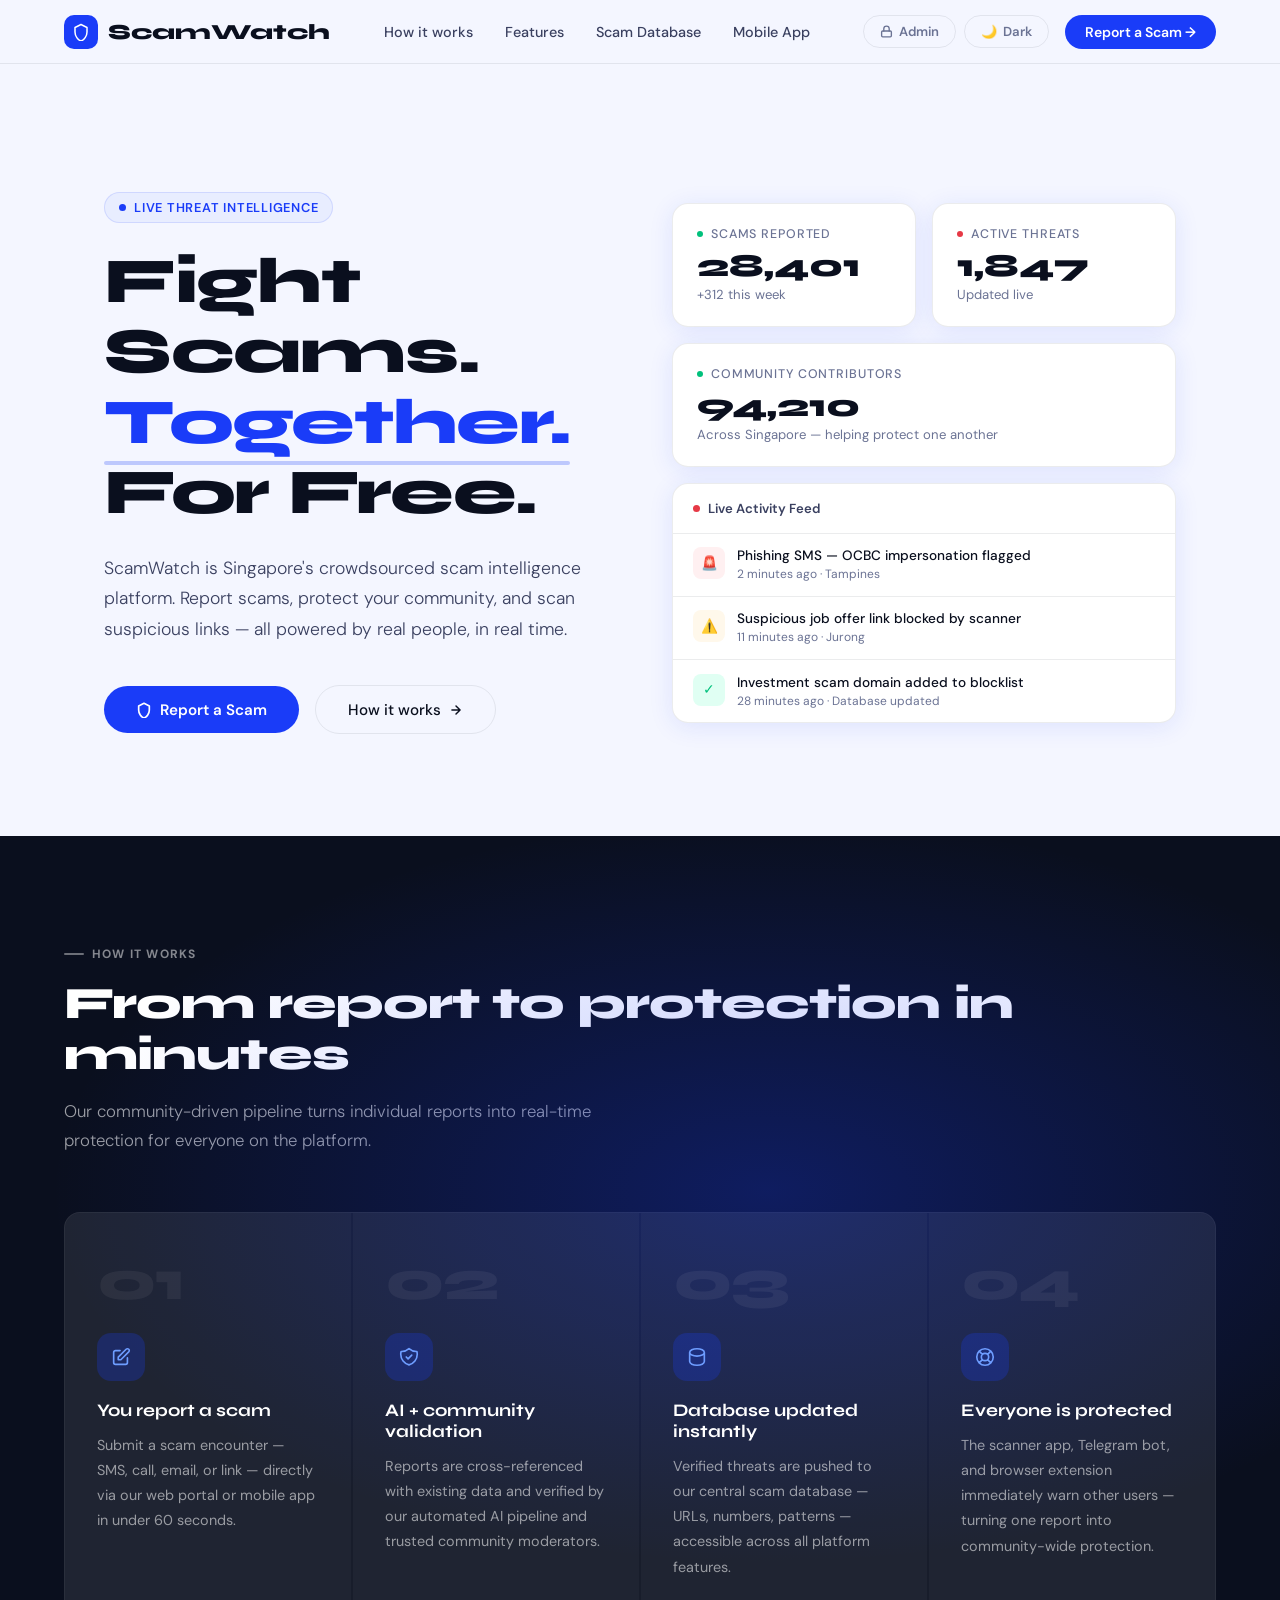
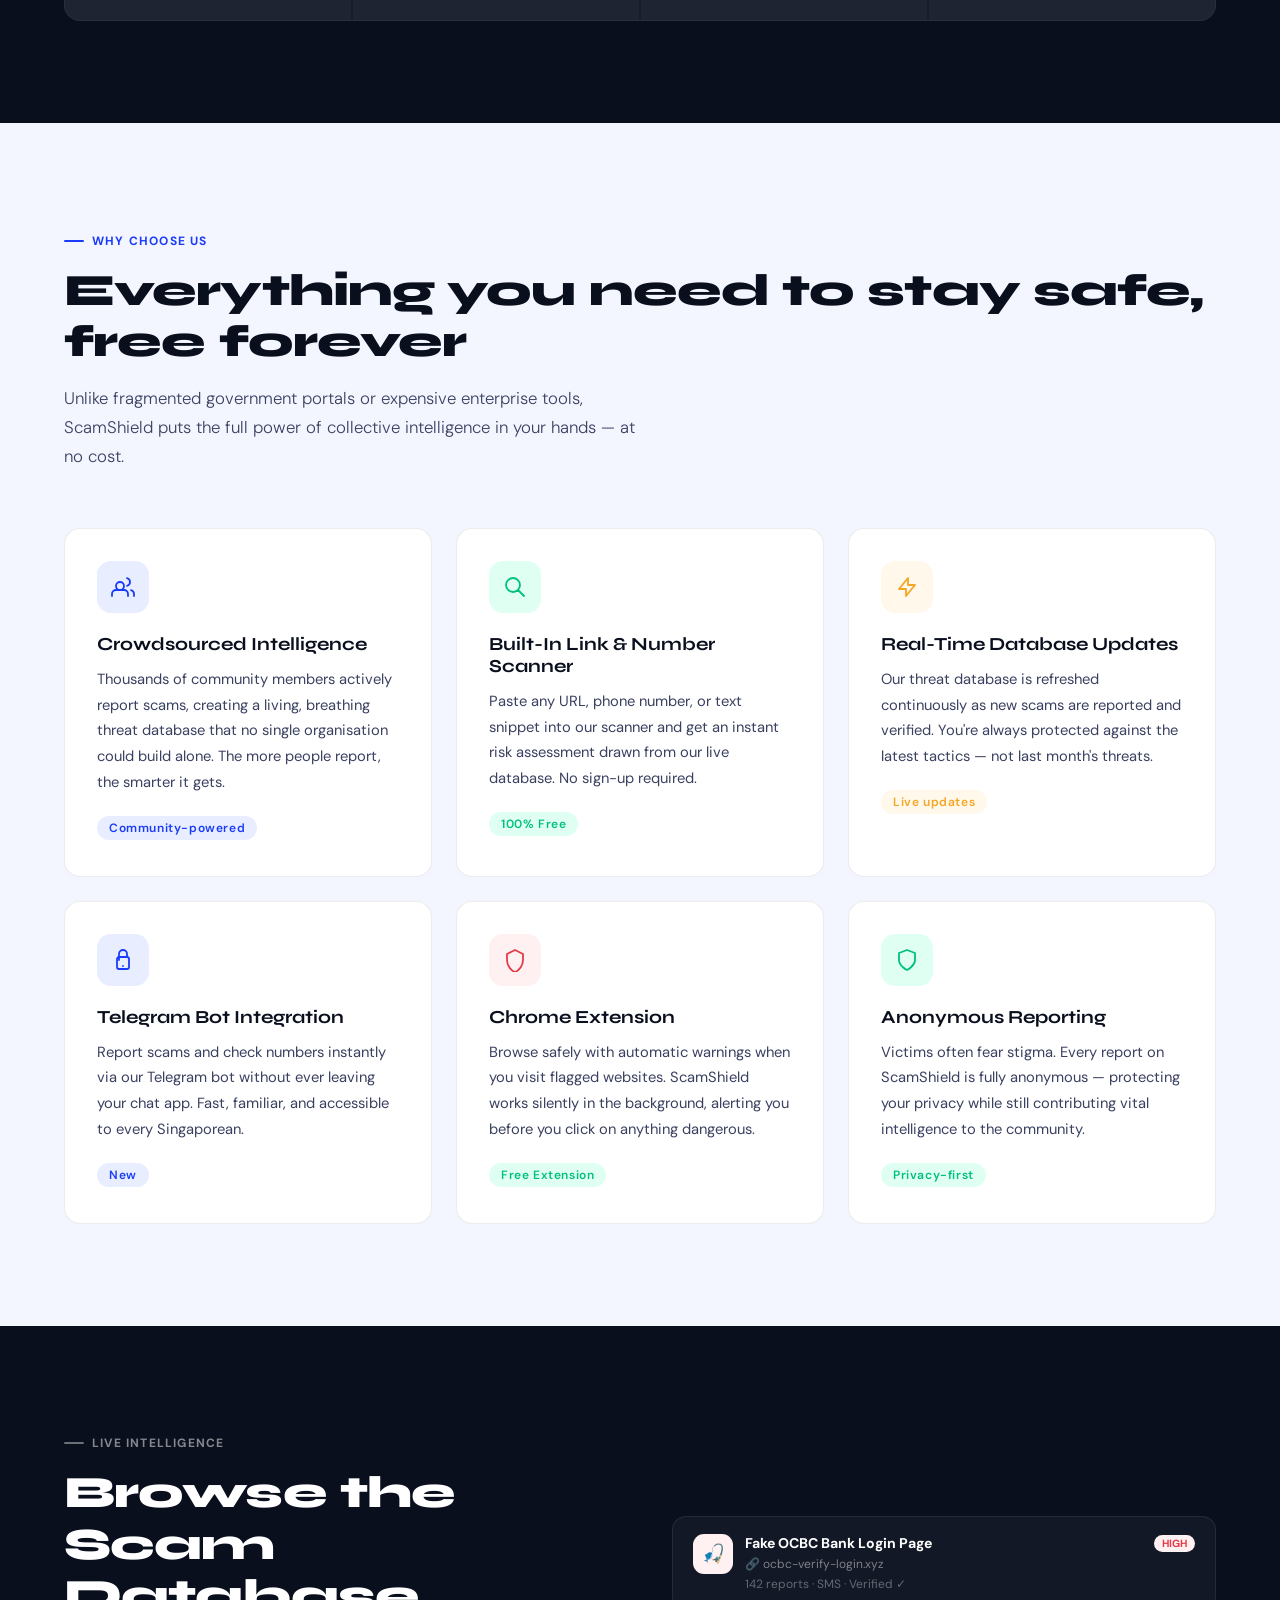
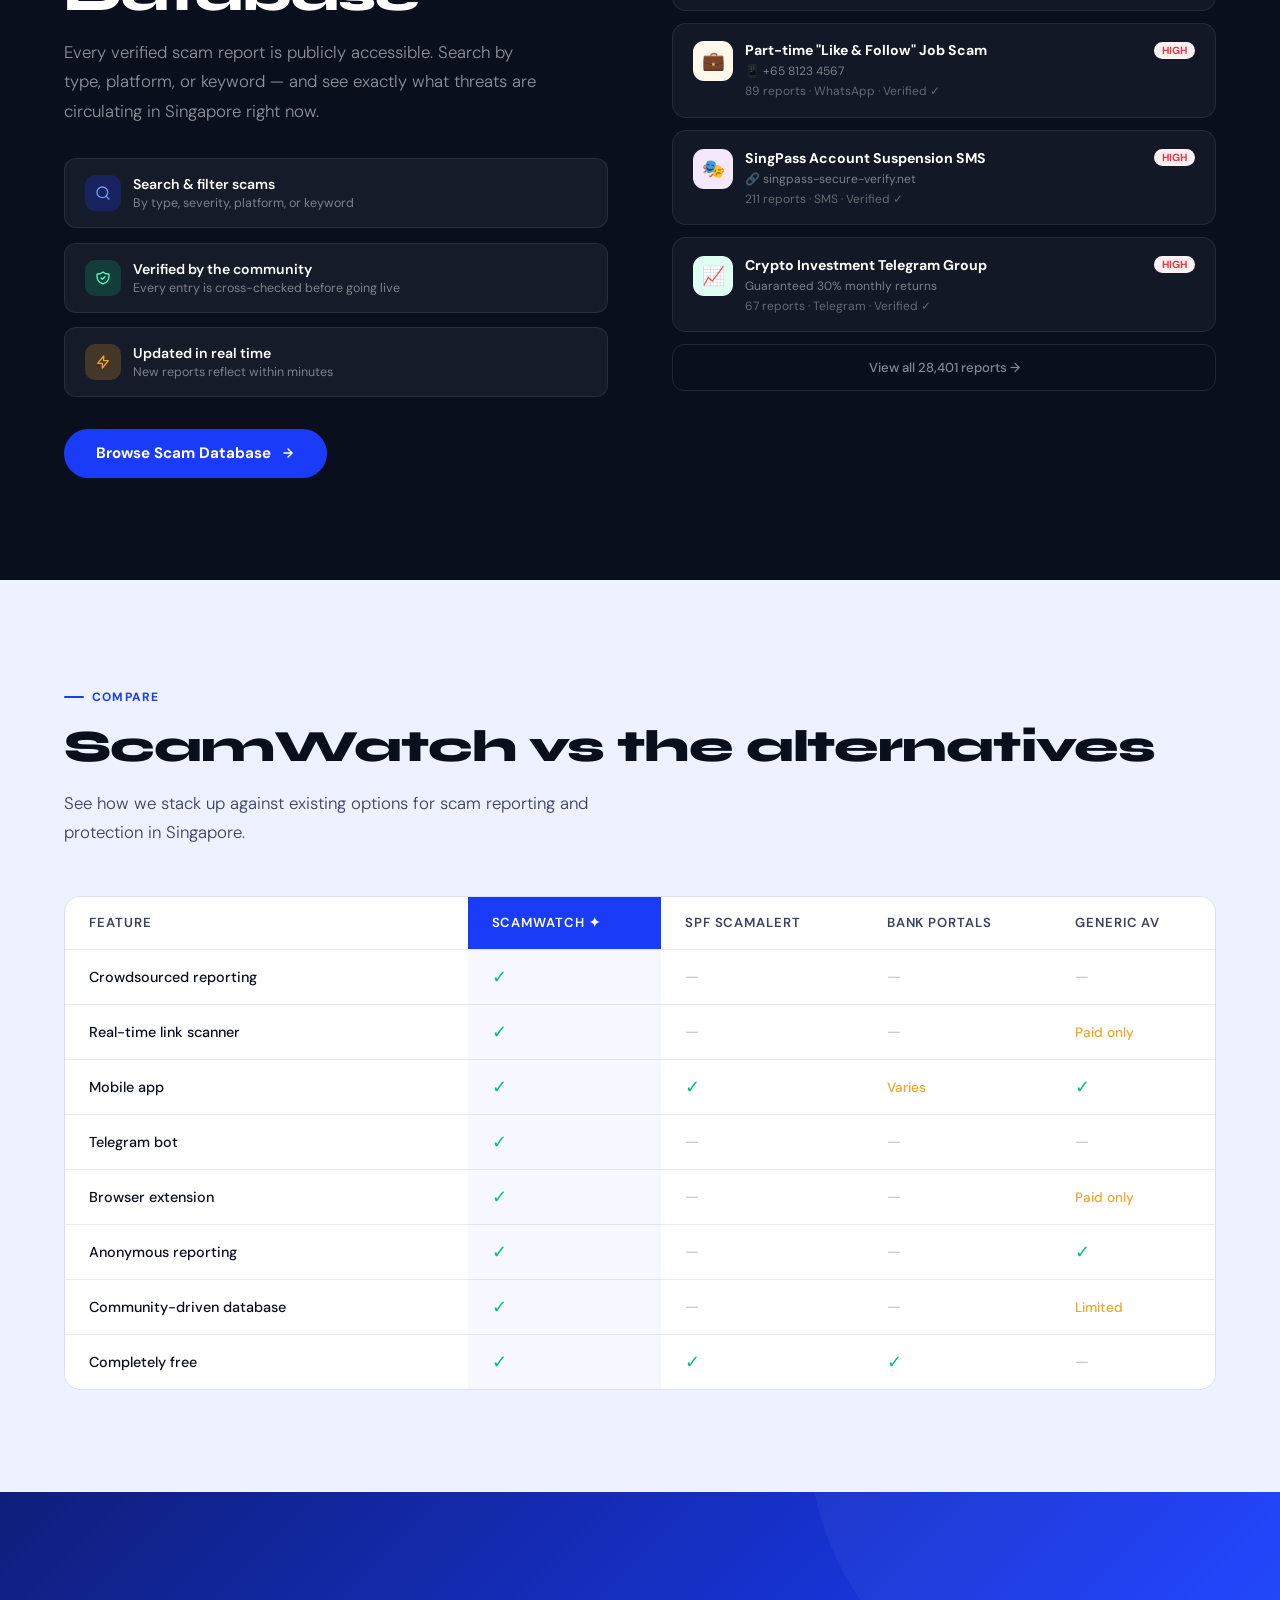
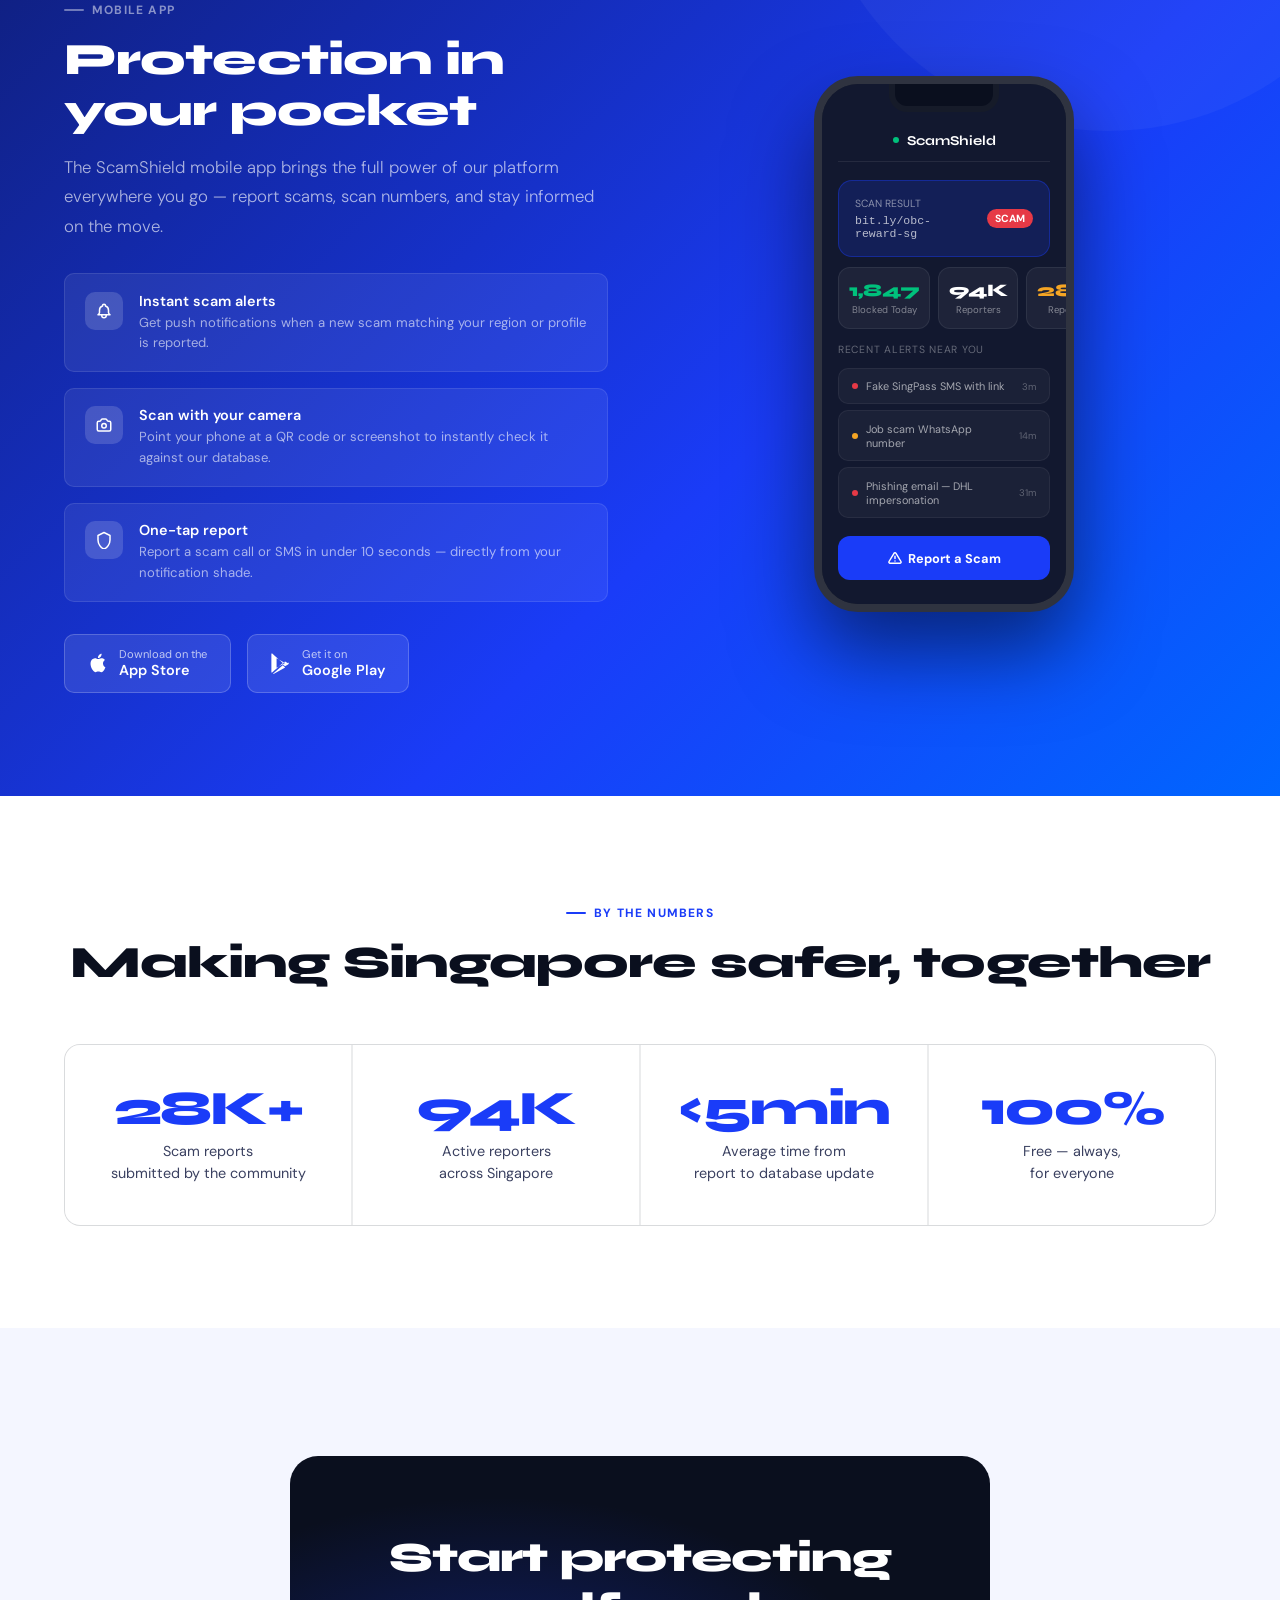
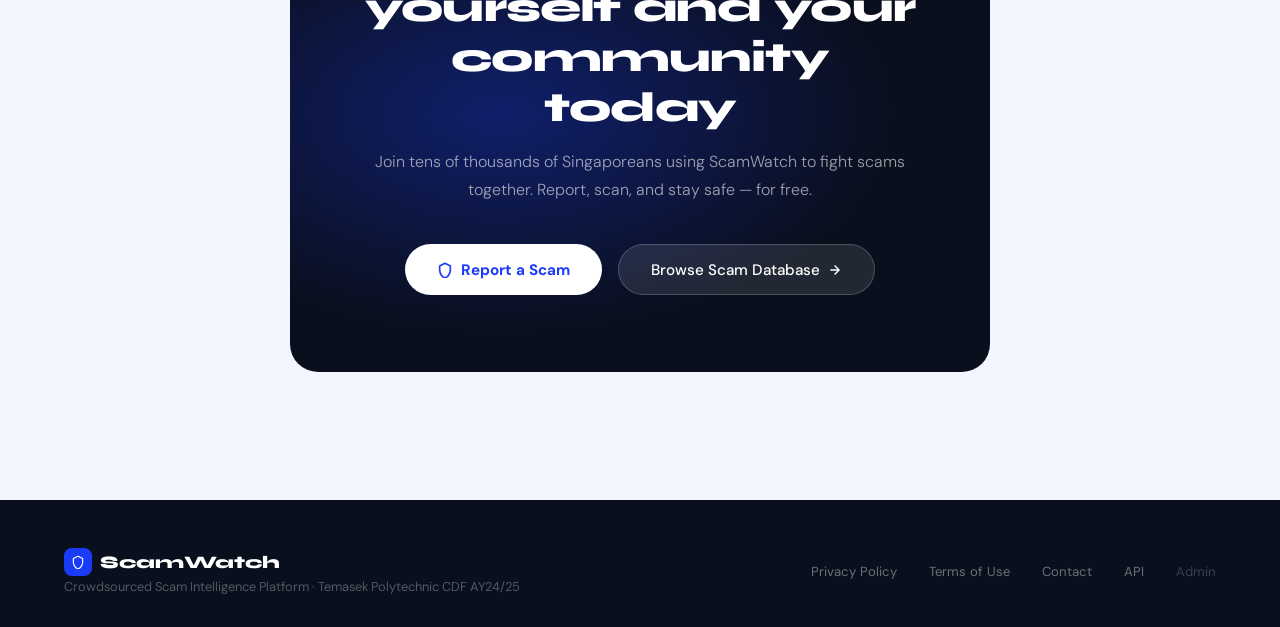
<file: frontend/index.html>
<!DOCTYPE html>
<html lang="en">
<head>
  <meta charset="UTF-8">
  <meta http-equiv="refresh" content="0; url=introduction.html">
  <title>ScamWatch — Redirecting…</title>
</head>
<body>
  <p>Redirecting to <a href="introduction.html">ScamWatch</a>…</p>
  <script>window.location.replace('introduction.html');</script>
</body>
</html>
</file>
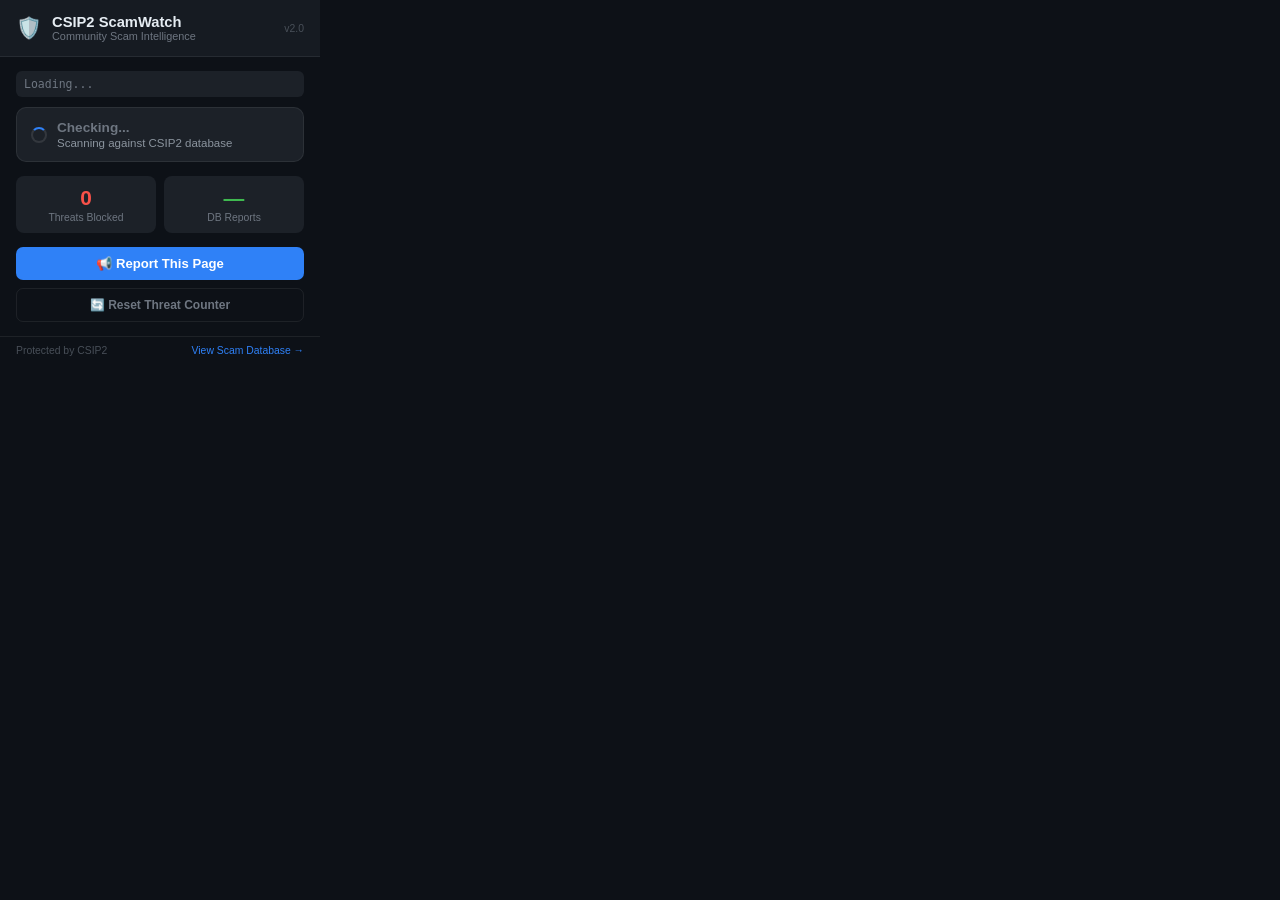
<file: extension/popup.html>
<!DOCTYPE html>
<html lang="en">
<head>
<meta charset="UTF-8">
<title>CSIP2 ScamWatch</title>
<style>
  * { box-sizing: border-box; margin: 0; padding: 0; }
  body {
    width: 320px;
    font-family: -apple-system, BlinkMacSystemFont, 'Segoe UI', sans-serif;
    background: #0d1117;
    color: #e6edf3;
  }

  /* ── Header ── */
  .header {
    background: #161b22;
    border-bottom: 1px solid rgba(255,255,255,0.07);
    padding: 14px 16px;
    display: flex;
    align-items: center;
    gap: 10px;
  }
  .logo { font-size: 1.3rem; }
  .logo-text { font-size: 0.92rem; font-weight: 700; color: #e6edf3; }
  .logo-sub  { font-size: 0.68rem; color: #6e7681; }
  .version   { margin-left: auto; font-size: 0.65rem; color: #484f58; }

  /* ── Status section ── */
  .status-section { padding: 14px 16px; }
  .url-text {
    font-size: 0.72rem;
    color: #6e7681;
    font-family: monospace;
    word-break: break-all;
    margin-bottom: 10px;
    padding: 6px 8px;
    background: #1c2128;
    border-radius: 6px;
    display: -webkit-box;
    -webkit-line-clamp: 2;
    -webkit-box-orient: vertical;
    overflow: hidden;
  }
  .status-card {
    border-radius: 10px;
    padding: 12px 14px;
    display: flex;
    align-items: center;
    gap: 10px;
    border: 1px solid transparent;
  }
  .status-card.safe    { background:rgba(63,185,80,0.12);  border-color:rgba(63,185,80,0.25);  }
  .status-card.danger  { background:rgba(248,81,73,0.12);  border-color:rgba(248,81,73,0.25);  }
  .status-card.warning { background:rgba(210,153,34,0.12); border-color:rgba(210,153,34,0.25); }
  .status-card.pending { background:rgba(47,129,247,0.12); border-color:rgba(47,129,247,0.25); }
  .status-card.loading { background:#1c2128; border-color:rgba(255,255,255,0.07); }
  .status-icon { font-size: 1.5rem; flex-shrink: 0; }
  .status-title { font-size: 0.85rem; font-weight: 700; }
  .status-desc  { font-size: 0.72rem; color: #8b949e; margin-top: 2px; }
  .status-card.safe    .status-title { color: #3fb950; }
  .status-card.danger  .status-title { color: #f85149; }
  .status-card.warning .status-title { color: #d29922; }
  .status-card.pending .status-title { color: #2f81f7; }
  .status-card.loading .status-title { color: #6e7681; }

  /* ── Stats row ── */
  .stats-row {
    display: grid;
    grid-template-columns: 1fr 1fr;
    gap: 8px;
    padding: 0 16px 14px;
  }
  .stat-item {
    background: #1c2128;
    border-radius: 8px;
    padding: 10px 12px;
    text-align: center;
  }
  .stat-num   { font-size: 1.3rem; font-weight: 800; color: #f85149; }
  .stat-label { font-size: 0.65rem; color: #6e7681; margin-top: 2px; }

  /* ── Actions ── */
  .actions { padding: 0 16px 14px; display: flex; flex-direction: column; gap: 8px; }
  .btn {
    width: 100%;
    padding: 9px 14px;
    border-radius: 7px;
    font-size: 0.82rem;
    font-weight: 600;
    cursor: pointer;
    border: none;
    transition: all 0.15s;
    display: flex;
    align-items: center;
    justify-content: center;
    gap: 6px;
    font-family: inherit;
  }
  .btn-report {
    background: #2f81f7;
    color: #fff;
  }
  .btn-report:hover { background: #1a6fd4; }
  .btn-report:disabled { background: #484f58; cursor: not-allowed; }
  .btn-reset {
    background: transparent;
    color: #6e7681;
    border: 1px solid rgba(255,255,255,0.07);
    font-size: 0.75rem;
  }
  .btn-reset:hover { background: #1c2128; color: #e6edf3; }

  /* ── Footer ── */
  .footer {
    border-top: 1px solid rgba(255,255,255,0.07);
    padding: 8px 16px;
    display: flex;
    align-items: center;
    justify-content: space-between;
  }
  .footer-text { font-size: 0.65rem; color: #484f58; }
  .footer-link { font-size: 0.65rem; color: #2f81f7; text-decoration: none; }
  .footer-link:hover { text-decoration: underline; }

  /* ── Spinner ── */
  @keyframes spin { to { transform: rotate(360deg); } }
  .spinner {
    width: 16px; height: 16px;
    border: 2px solid rgba(255,255,255,0.1);
    border-top-color: #2f81f7;
    border-radius: 50%;
    animation: spin 0.8s linear infinite;
  }
</style>
</head>
<body>

<!-- Header -->
<div class="header">
  <div class="logo">🛡️</div>
  <div>
    <div class="logo-text">CSIP2 ScamWatch</div>
    <div class="logo-sub">Community Scam Intelligence</div>
  </div>
  <div class="version">v2.0</div>
</div>

<!-- Status -->
<div class="status-section">
  <div class="url-text" id="current-url">Loading...</div>
  <div class="status-card loading" id="status-card">
    <div class="spinner" id="status-icon"></div>
    <div>
      <div class="status-title" id="status-title">Checking...</div>
      <div class="status-desc"  id="status-desc">Scanning against CSIP2 database</div>
    </div>
  </div>
</div>

<!-- Stats -->
<div class="stats-row">
  <div class="stat-item">
    <div class="stat-num" id="blocked-count">0</div>
    <div class="stat-label">Threats Blocked</div>
  </div>
  <div class="stat-item">
    <div class="stat-num" style="color:#3fb950" id="db-count">—</div>
    <div class="stat-label">DB Reports</div>
  </div>
</div>

<!-- Actions -->
<div class="actions">
  <button class="btn btn-report" id="report-btn">
    📢 Report This Page
  </button>
  <button class="btn btn-reset" id="reset-btn">
    🔄 Reset Threat Counter
  </button>
</div>

<!-- Footer -->
<div class="footer">
  <span class="footer-text">Protected by CSIP2</span>
  <a class="footer-link" href="https://csip2-backend-production.up.railway.app/api/scams" target="_blank">
    View Scam Database →
  </a>
</div>

<script src="popup.js"></script>
</body>
</html>
</file>
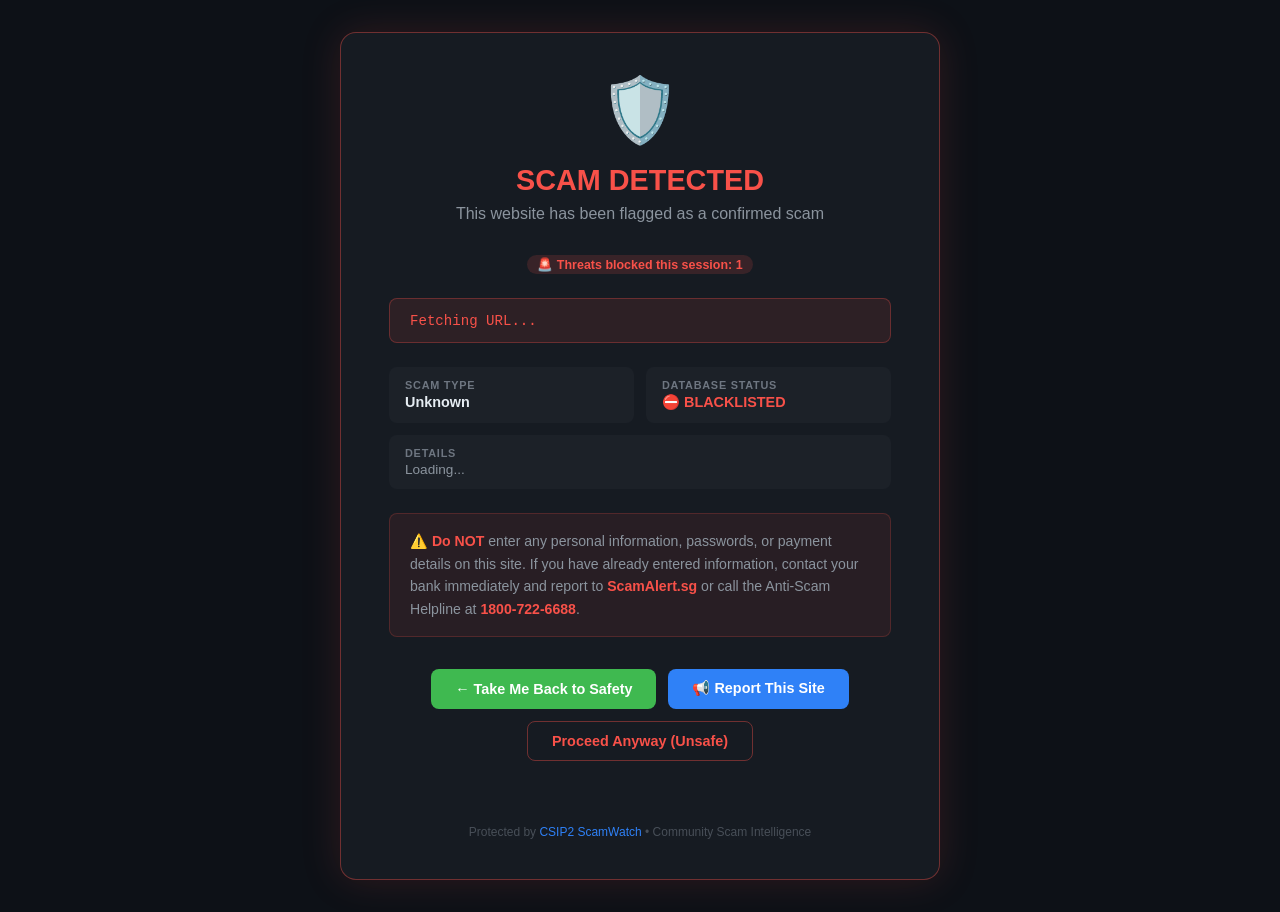
<file: extension/warning.html>
<!DOCTYPE html>
<html lang="en">
<head>
<meta charset="UTF-8">
<meta name="viewport" content="width=device-width, initial-scale=1.0">
<title>⚠️ Scam Warning — CSIP2 ScamWatch</title>
<style>
  * { box-sizing: border-box; margin: 0; padding: 0; }
  body {
    font-family: -apple-system, BlinkMacSystemFont, 'Segoe UI', sans-serif;
    background: #0d1117;
    color: #e6edf3;
    min-height: 100vh;
    display: flex;
    flex-direction: column;
    align-items: center;
    justify-content: center;
    padding: 2rem;
  }
  .card {
    background: #161b22;
    border: 1px solid rgba(248,81,73,0.4);
    border-radius: 16px;
    padding: 2.5rem 3rem;
    max-width: 600px;
    width: 100%;
    text-align: center;
    box-shadow: 0 0 40px rgba(248,81,73,0.15);
  }
  .shield-icon {
    font-size: 4rem;
    margin-bottom: 1rem;
    animation: pulse 2s ease-in-out infinite;
  }
  @keyframes pulse {
    0%, 100% { transform: scale(1); }
    50% { transform: scale(1.05); }
  }
  h1 { font-size: 1.8rem; font-weight: 800; color: #f85149; margin-bottom: 0.5rem; }
  .subtitle { font-size: 1rem; color: #8b949e; margin-bottom: 2rem; }
  .url-box {
    background: rgba(248,81,73,0.1);
    border: 1px solid rgba(248,81,73,0.3);
    border-radius: 8px;
    padding: 0.85rem 1.25rem;
    font-family: 'Courier New', monospace;
    font-size: 0.88rem;
    color: #f85149;
    word-break: break-all;
    margin-bottom: 1.5rem;
    text-align: left;
  }
  .info-grid {
    display: grid;
    grid-template-columns: 1fr 1fr;
    gap: 0.75rem;
    margin-bottom: 1.5rem;
    text-align: left;
  }
  .info-item {
    background: #1c2128;
    border-radius: 8px;
    padding: 0.75rem 1rem;
  }
  .info-label {
    font-size: 0.68rem;
    font-weight: 700;
    text-transform: uppercase;
    letter-spacing: 0.07em;
    color: #6e7681;
    margin-bottom: 3px;
  }
  .info-val { font-size: 0.9rem; font-weight: 600; color: #e6edf3; }
  .warning-box {
    background: rgba(248,81,73,0.08);
    border: 1px solid rgba(248,81,73,0.2);
    border-radius: 8px;
    padding: 1rem 1.25rem;
    font-size: 0.88rem;
    color: #8b949e;
    line-height: 1.6;
    margin-bottom: 2rem;
    text-align: left;
  }
  .warning-box strong { color: #f85149; }
  .btn-row {
    display: flex;
    gap: 0.75rem;
    justify-content: center;
    flex-wrap: wrap;
  }
  .btn {
    padding: 0.7rem 1.5rem;
    border-radius: 8px;
    font-size: 0.9rem;
    font-weight: 600;
    cursor: pointer;
    border: none;
    transition: all 0.2s;
    display: inline-flex;
    align-items: center;
    gap: 6px;
    font-family: inherit;
  }
  .btn-back    { background: #3fb950; color: #fff; }
  .btn-back:hover { background: #2ea043; }
  .btn-proceed { background: transparent; color: #f85149; border: 1px solid rgba(248,81,73,0.4); }
  .btn-proceed:hover { background: rgba(248,81,73,0.1); }
  .btn-report  { background: #2f81f7; color: #fff; }
  .btn-report:hover { background: #1a6fd4; }
  .powered { margin-top: 2rem; font-size: 0.75rem; color: #484f58; }
  .powered span { color: #2f81f7; }
  .count-badge {
    display: inline-block;
    background: rgba(248,81,73,0.15);
    color: #f85149;
    font-size: 0.78rem;
    font-weight: 700;
    padding: 2px 10px;
    border-radius: 999px;
    margin-bottom: 1.5rem;
  }
  #report-status {
    margin-top: 1rem;
    font-size: 0.82rem;
    min-height: 1.2em;
  }
</style>
</head>
<body>
<div class="card">
  <div class="shield-icon">🛡️</div>
  <h1>SCAM DETECTED</h1>
  <p class="subtitle">This website has been flagged as a confirmed scam</p>

  <div class="count-badge" id="count-badge">🚨 Threats blocked this session: 1</div>

  <div class="url-box" id="url-box">Fetching URL...</div>

  <div class="info-grid">
    <div class="info-item">
      <div class="info-label">Scam Type</div>
      <div class="info-val" id="scam-type">Unknown</div>
    </div>
    <div class="info-item">
      <div class="info-label">Database Status</div>
      <div class="info-val" style="color:#f85149">⛔ BLACKLISTED</div>
    </div>
    <div class="info-item" style="grid-column:span 2">
      <div class="info-label">Details</div>
      <div class="info-val" id="scam-desc" style="font-weight:400;font-size:0.85rem;color:#8b949e">Loading...</div>
    </div>
  </div>

  <div class="warning-box">
    ⚠️ <strong>Do NOT</strong> enter any personal information, passwords, or payment
    details on this site. If you have already entered information, contact your bank
    immediately and report to <strong>ScamAlert.sg</strong> or call the Anti-Scam
    Helpline at <strong>1800-722-6688</strong>.
  </div>

  <div class="btn-row">
    <button class="btn btn-back"    id="btn-back">← Take Me Back to Safety</button>
    <button class="btn btn-report"  id="btn-report">📢 Report This Site</button>
    <button class="btn btn-proceed" id="btn-proceed">Proceed Anyway (Unsafe)</button>
  </div>
  <div id="report-status"></div>

  <div class="powered">Protected by <span>CSIP2 ScamWatch</span> • Community Scam Intelligence</div>
</div>

<script src="warning.js"></script>
</body>
</html>
</file>
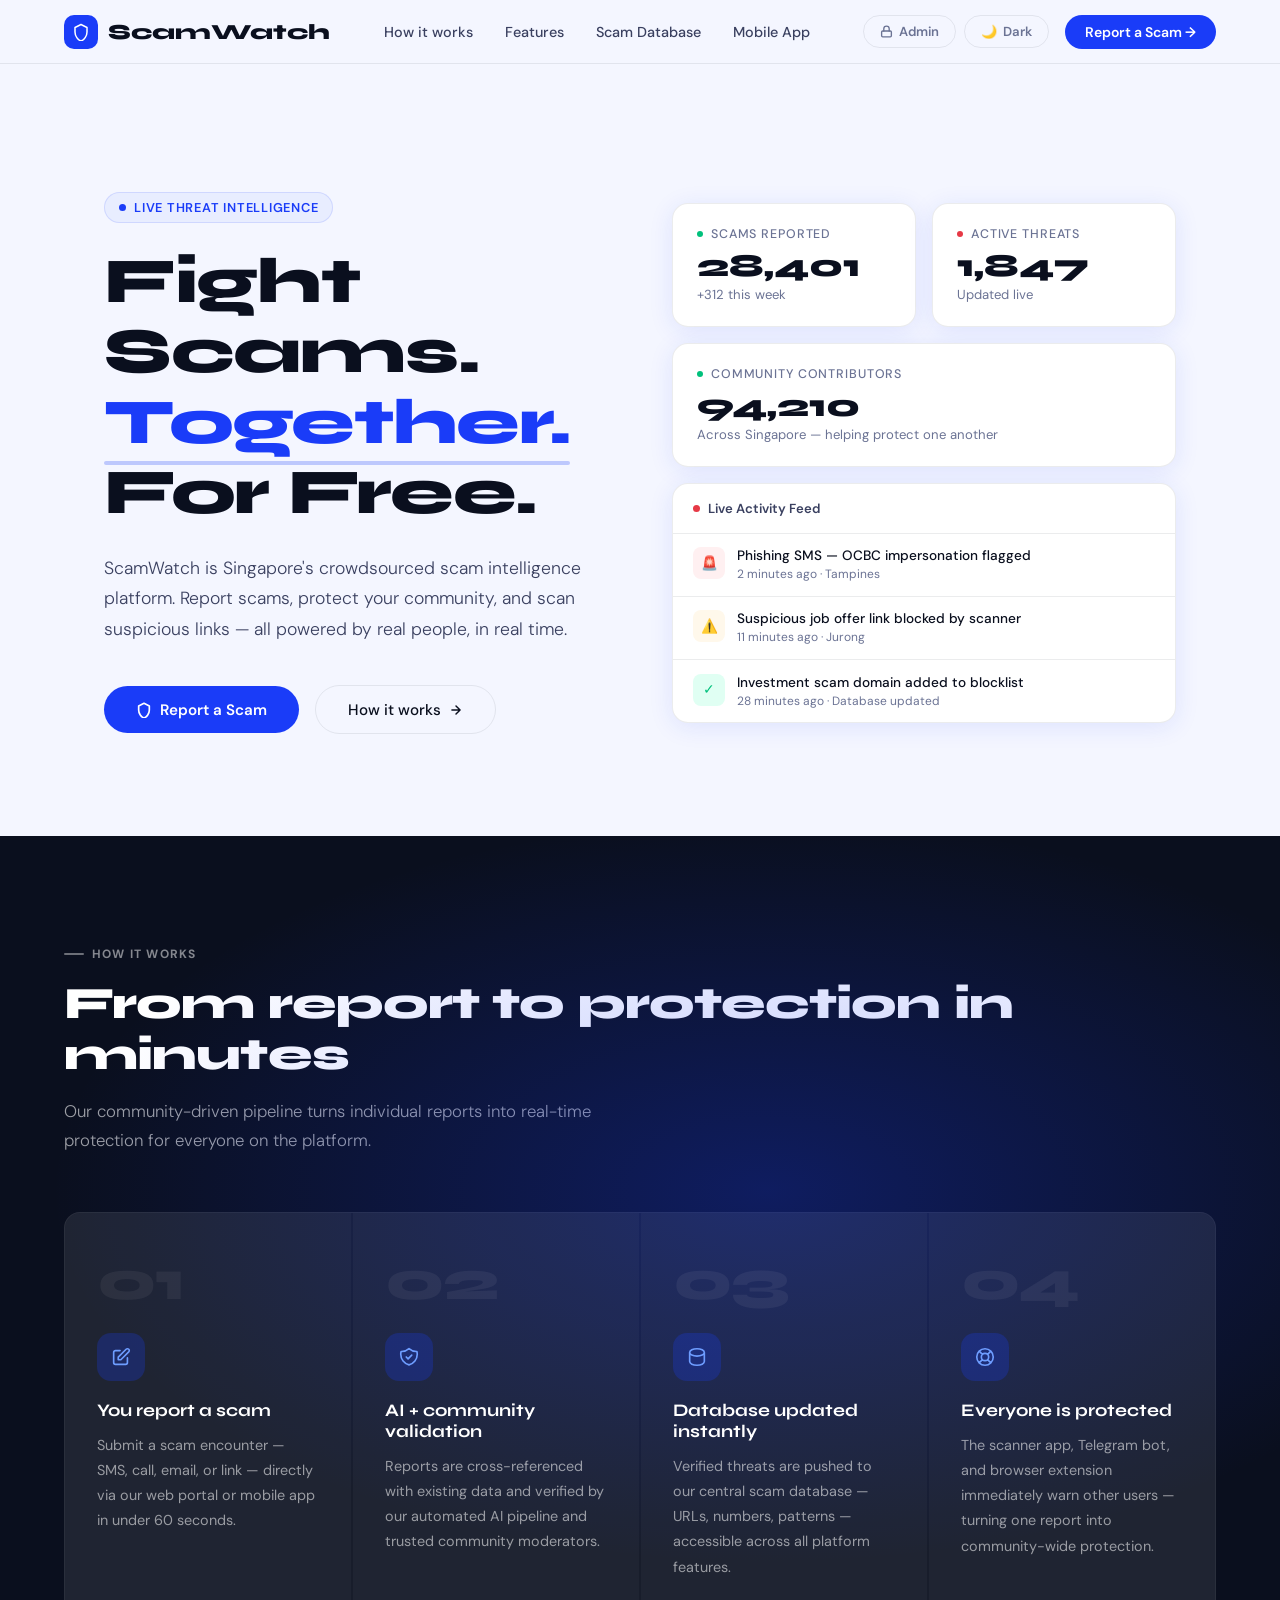
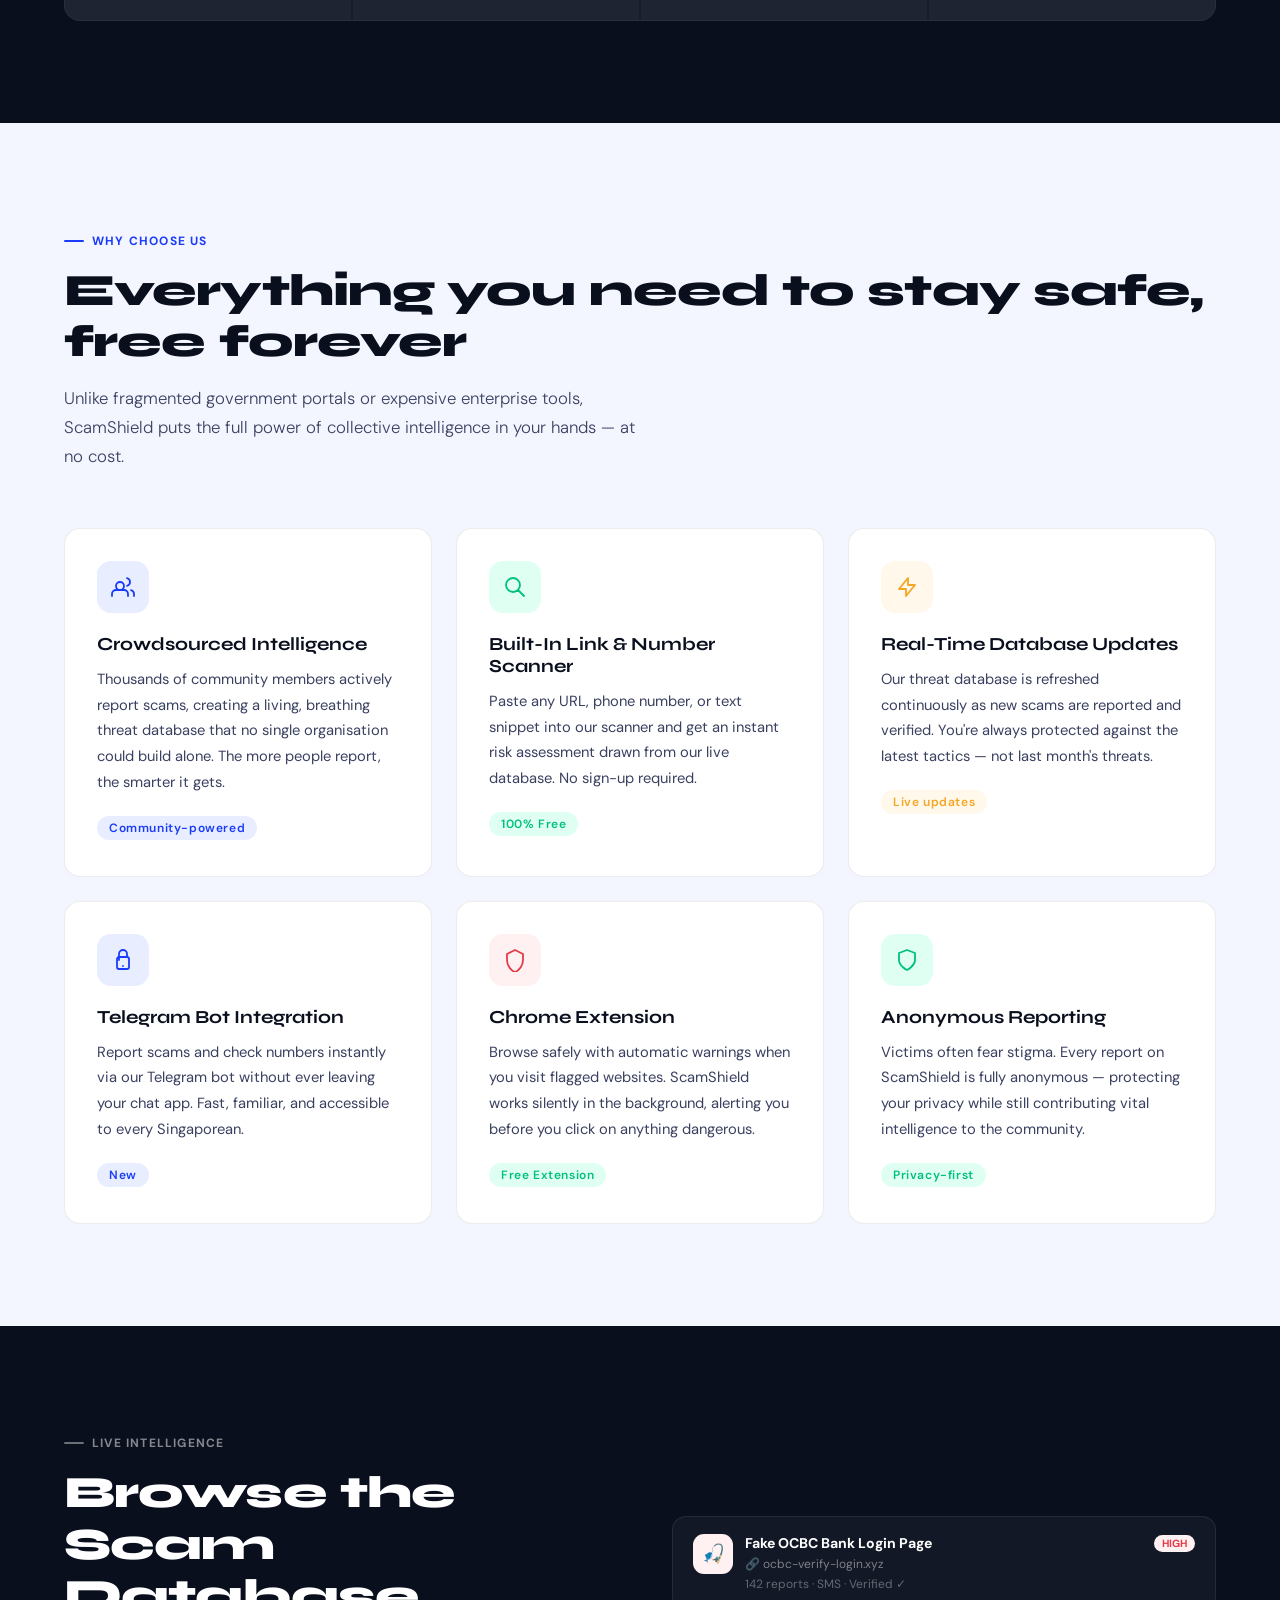
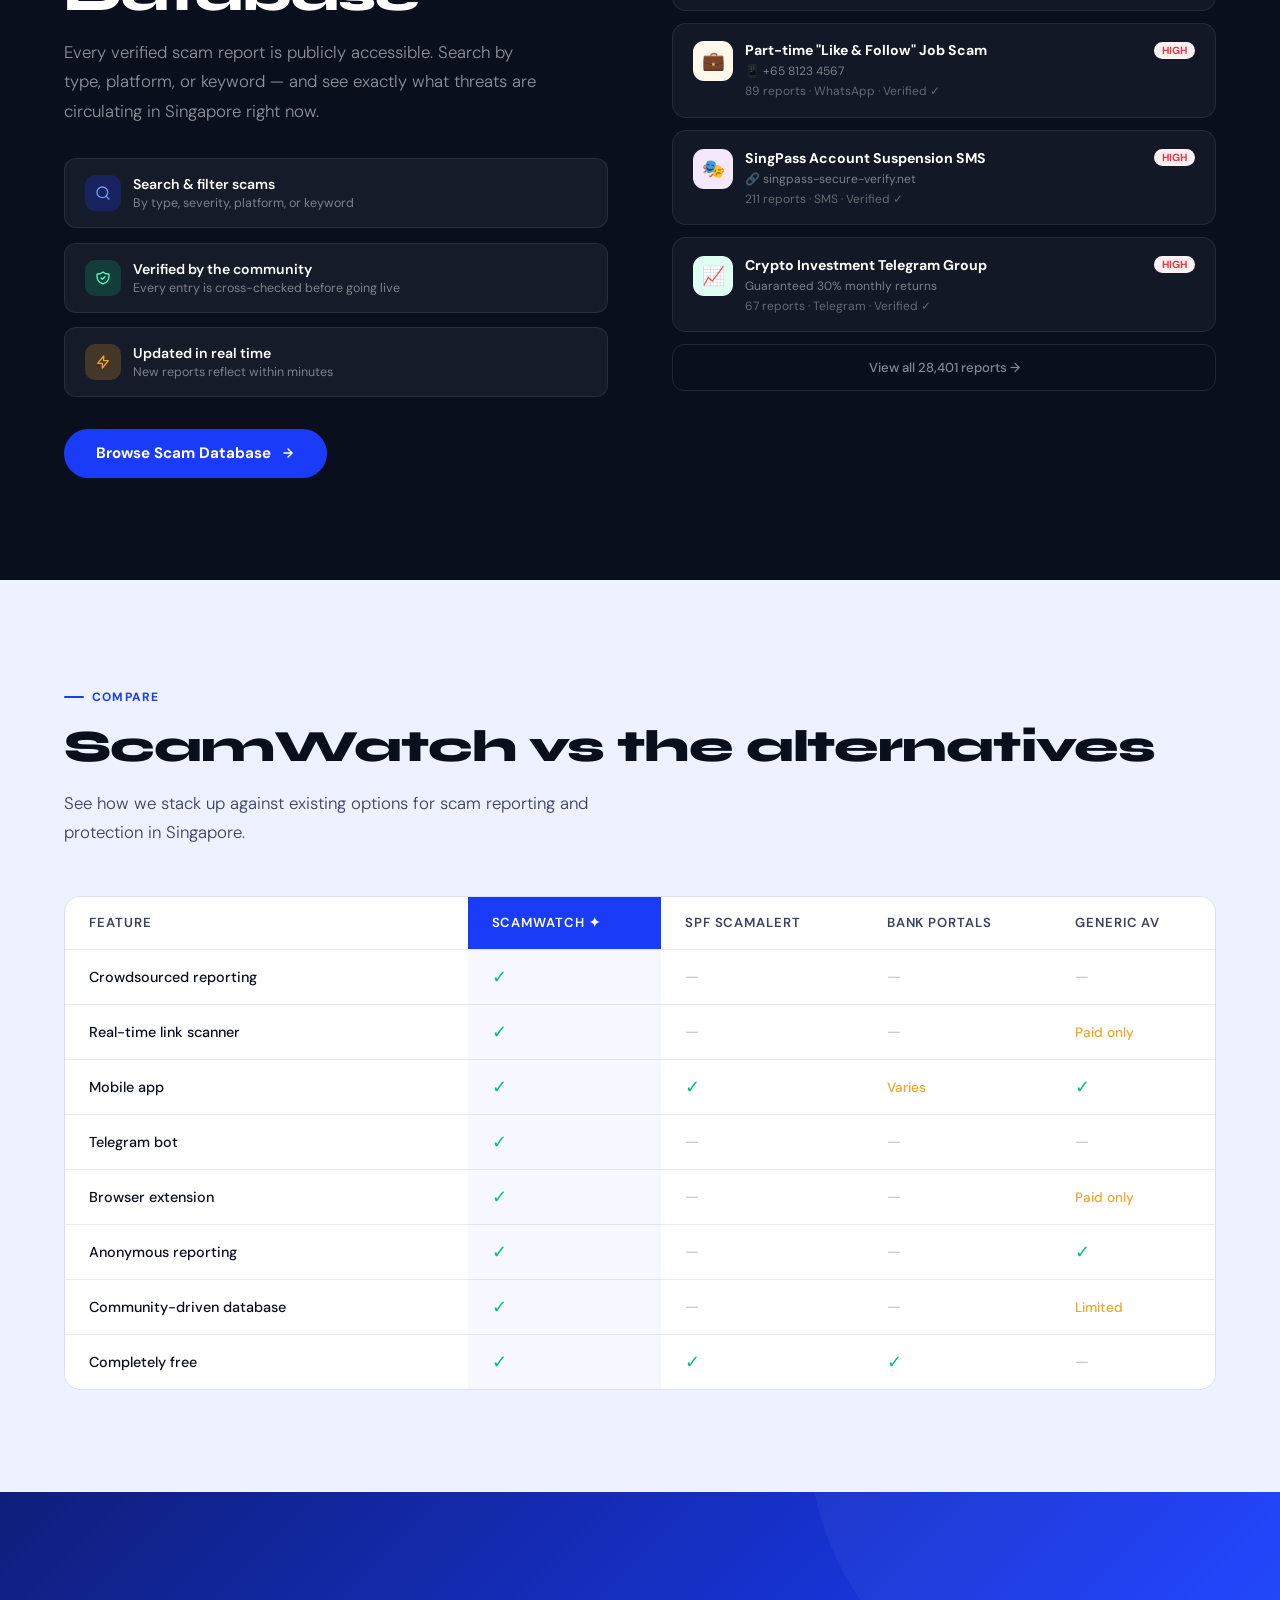
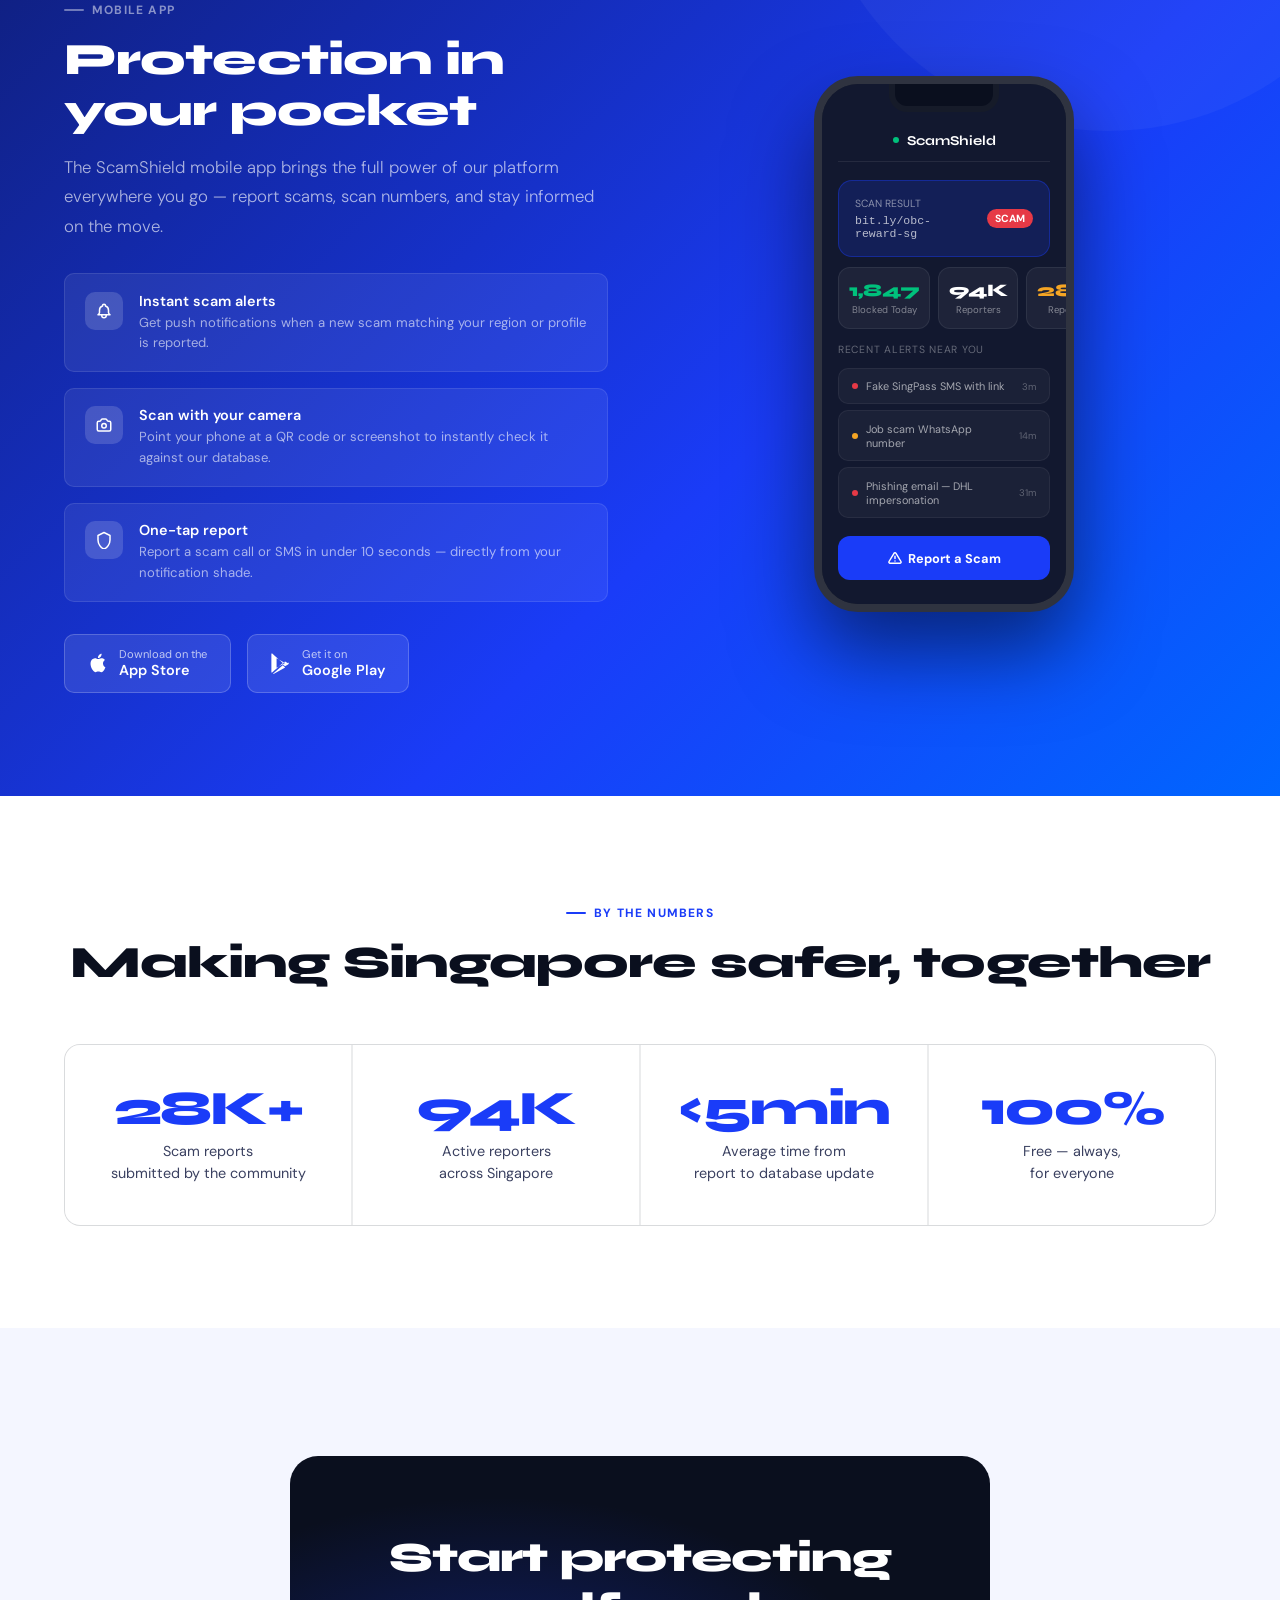
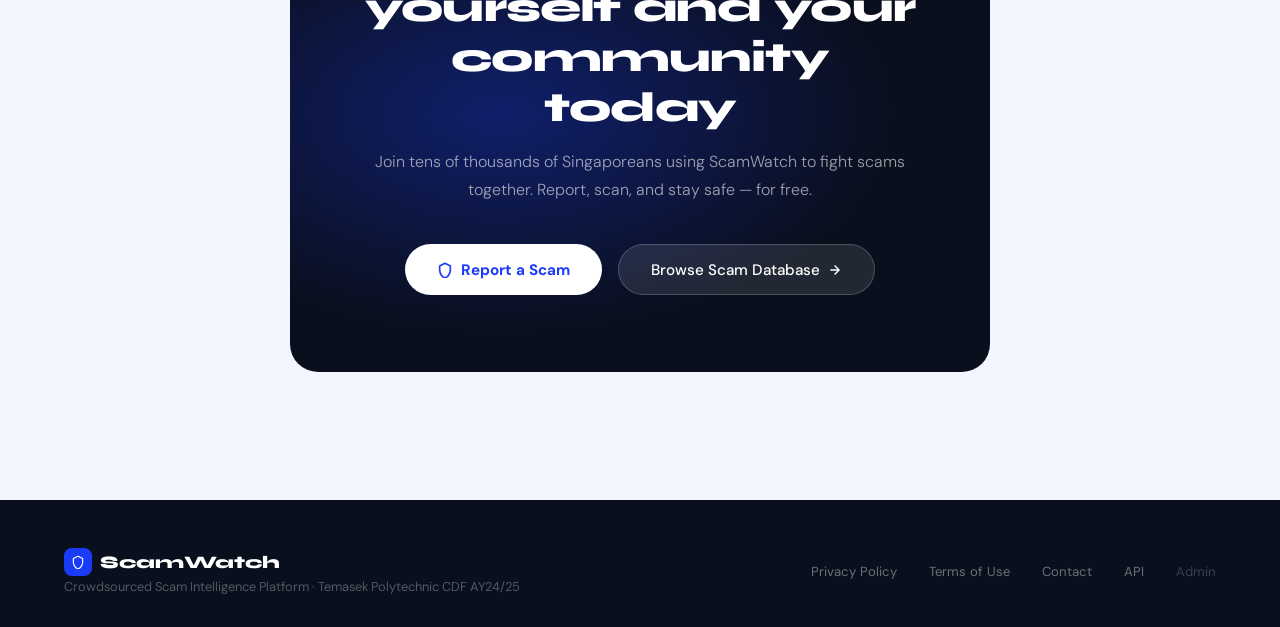
<file: frontend/admindashboard.html>
<!DOCTYPE html>
<html lang="en">
<head>
<meta charset="UTF-8">
<meta name="viewport" content="width=device-width, initial-scale=1.0">
<title>ScamWatch — Admin Dashboard</title>
<link rel="preconnect" href="https://fonts.googleapis.com">
<link rel="preconnect" href="https://fonts.gstatic.com" crossorigin>
<link href="https://fonts.googleapis.com/css2?family=Syne:wght@400;500;600;700;800&family=DM+Mono:wght@400;500&family=DM+Sans:ital,opsz,wght@0,9..40,300;0,9..40,400;0,9..40,500;1,9..40,300&display=swap" rel="stylesheet">
<style>
*,*::before,*::after{box-sizing:border-box;margin:0;padding:0}
:root{
  --bg:#0d1117;--surface:#161b22;--surface2:#1c2230;--surface3:#232c3d;
  --border:rgba(255,255,255,0.07);--border-hover:rgba(255,255,255,0.14);
  --ink:#e6edf3;--ink-soft:#8b949e;--ink-muted:#484f58;
  --accent:#2f81f7;--accent-light:rgba(47,129,247,0.15);--accent-glow:rgba(47,129,247,0.3);
  --green:#3fb950;--green-light:rgba(63,185,80,0.15);
  --red:#f85149;--red-light:rgba(248,81,73,0.15);
  --amber:#d29922;--amber-light:rgba(210,153,34,0.15);
  --purple:#a371f7;--purple-light:rgba(163,113,247,0.15);
  --r:12px;--r-sm:8px;--r-pill:999px;
  --font-display:'Syne',sans-serif;--font-body:'DM Sans',sans-serif;--font-mono:'DM Mono',monospace;
  --sidebar:268px;
  --shadow:0 4px 24px rgba(0,0,0,0.4);
  --shadow-lg:0 12px 48px rgba(0,0,0,0.5);
}
html{scroll-behavior:smooth}
body{font-family:var(--font-body);background:var(--bg);color:var(--ink);min-height:100vh;display:flex;overflow-x:hidden}

/* ── SIDEBAR ── */
.sidebar{
  width:var(--sidebar);min-height:100vh;
  background:var(--surface);
  border-right:1px solid var(--border);
  display:flex;flex-direction:column;
  position:fixed;top:0;left:0;z-index:50;
  transition:transform 0.3s;
}
.sidebar-logo{
  padding:1.5rem 1.5rem 1rem;
  display:flex;align-items:center;gap:12px;
  border-bottom:1px solid var(--border);
  text-decoration:none;overflow:hidden;
}
.sidebar-logo-icon{
  width:32px;height:32px;border-radius:9px;
  background:var(--accent);
  display:flex;align-items:center;justify-content:center;flex-shrink:0;
}
.sidebar-logo-icon svg{width:16px;height:16px;fill:none;stroke:#fff;stroke-width:2;stroke-linecap:round;stroke-linejoin:round}
.sidebar-logo-text{font-family:var(--font-display);font-weight:800;font-size:1.05rem;color:var(--ink);white-space:nowrap;flex:1;min-width:0;}
.sidebar-logo-badge{font-size:0.58rem;font-weight:700;background:var(--red);color:#fff;padding:2px 8px;border-radius:var(--r-pill);letter-spacing:0.06em;text-transform:uppercase;flex-shrink:0;white-space:nowrap}
.sidebar-section{padding:1.25rem 1rem 0.5rem}
.sidebar-section-label{font-size:0.68rem;font-weight:700;text-transform:uppercase;letter-spacing:0.1em;color:var(--ink-muted);padding:0 0.25rem;margin-bottom:0.5rem}
.nav-item{
  display:flex;align-items:center;gap:10px;
  padding:0.6rem 0.75rem;border-radius:var(--r-sm);
  text-decoration:none;font-size:0.875rem;font-weight:500;
  color:var(--ink-soft);cursor:pointer;
  transition:all 0.15s;position:relative;
  border:none;background:transparent;width:100%;text-align:left;
}
.nav-item:hover{background:var(--surface3);color:var(--ink)}
.nav-item.active{background:var(--accent-light);color:var(--accent)}
.nav-item.active::before{content:'';position:absolute;left:0;top:20%;bottom:20%;width:3px;background:var(--accent);border-radius:2px}
.nav-item svg{width:16px;height:16px;fill:none;stroke:currentColor;stroke-width:2;stroke-linecap:round;stroke-linejoin:round;flex-shrink:0}
.nav-badge{margin-left:auto;font-size:0.68rem;font-weight:700;padding:2px 7px;border-radius:var(--r-pill);background:var(--red);color:#fff}
.nav-badge.amber{background:var(--amber)}
.sidebar-footer{margin-top:auto;padding:1rem;border-top:1px solid var(--border)}
.admin-profile{display:flex;align-items:center;gap:10px;padding:0.6rem 0.5rem;border-radius:var(--r-sm);cursor:pointer;transition:background 0.15s}
.admin-profile:hover{background:var(--surface3)}
.admin-avatar{width:32px;height:32px;border-radius:50%;background:var(--accent);display:flex;align-items:center;justify-content:center;font-size:0.78rem;font-weight:700;color:#fff;flex-shrink:0}
.admin-name{font-size:0.82rem;font-weight:600;color:var(--ink)}
.admin-role{font-size:0.72rem;color:var(--ink-muted)}

/* ── MAIN ── */
.main{margin-left:var(--sidebar);flex:1;display:flex;flex-direction:column;min-height:100vh}

/* ── TOPBAR ── */
.topbar{
  height:60px;background:var(--surface);border-bottom:1px solid var(--border);
  display:flex;align-items:center;padding:0 2rem 0 2.5rem;gap:1rem;
  position:sticky;top:0;z-index:40;
  min-width:0;
}
.topbar-title{font-family:var(--font-display);font-weight:700;font-size:1.1rem;color:var(--ink);flex:1;min-width:0;overflow:hidden;text-overflow:ellipsis;white-space:nowrap;padding-left:0.25rem;}
.topbar-actions{display:flex;align-items:center;gap:0.75rem}
.topbar-search{
  display:flex;align-items:center;gap:8px;
  background:var(--surface2);border:1px solid var(--border);
  border-radius:var(--r-sm);padding:0.45rem 0.85rem;
  font-family:var(--font-body);font-size:0.85rem;color:var(--ink-soft);
  width:260px;transition:border-color 0.2s;
}
.topbar-search:focus-within{border-color:var(--accent)}
.topbar-search svg{width:14px;height:14px;fill:none;stroke:currentColor;stroke-width:2;stroke-linecap:round;stroke-linejoin:round;flex-shrink:0}
.topbar-search input{background:transparent;border:none;outline:none;font-family:var(--font-body);font-size:0.85rem;color:var(--ink);width:100%}
.topbar-search input::placeholder{color:var(--ink-muted)}
.icon-btn{
  width:36px;height:36px;border-radius:var(--r-sm);
  background:var(--surface2);border:1px solid var(--border);
  display:flex;align-items:center;justify-content:center;
  cursor:pointer;transition:all 0.15s;color:var(--ink-soft);position:relative;
}
.icon-btn:hover{background:var(--surface3);color:var(--ink);border-color:var(--border-hover)}
.icon-btn svg{width:16px;height:16px;fill:none;stroke:currentColor;stroke-width:2;stroke-linecap:round;stroke-linejoin:round}
.notif-dot{position:absolute;top:6px;right:6px;width:7px;height:7px;border-radius:50%;background:var(--red);border:2px solid var(--surface)}

/* ── PAGE CONTENT ── */
.page{display:none;padding:2rem;flex:1}
.page.active{display:block}

/* ── STAT CARDS ── */
.stats-grid{display:grid;grid-template-columns:repeat(auto-fit,minmax(200px,1fr));gap:1rem;margin-bottom:2rem}
.stat-card{
  background:var(--surface);border:1px solid var(--border);border-radius:var(--r);
  padding:1.25rem 1.5rem;transition:border-color 0.2s,transform 0.2s;
}
.stat-card:hover{border-color:var(--border-hover);transform:translateY(-2px)}
.stat-card-top{display:flex;align-items:flex-start;justify-content:space-between;margin-bottom:0.75rem}
.stat-card-icon{width:36px;height:36px;border-radius:10px;display:flex;align-items:center;justify-content:center}
.stat-card-icon svg{width:18px;height:18px;fill:none;stroke:currentColor;stroke-width:2;stroke-linecap:round;stroke-linejoin:round}
.stat-card-icon.blue{background:var(--accent-light);color:var(--accent)}
.stat-card-icon.green{background:var(--green-light);color:var(--green)}
.stat-card-icon.red{background:var(--red-light);color:var(--red)}
.stat-card-icon.amber{background:var(--amber-light);color:var(--amber)}
.stat-card-icon.purple{background:var(--purple-light);color:var(--purple)}
.stat-change{font-size:0.72rem;font-weight:600;padding:2px 8px;border-radius:var(--r-pill)}
.stat-change.up{background:var(--green-light);color:var(--green)}
.stat-change.down{background:var(--red-light);color:var(--red)}
.stat-num{font-family:var(--font-display);font-size:2rem;font-weight:800;color:var(--ink);line-height:1;margin-bottom:4px}
.stat-label{font-size:0.8rem;color:var(--ink-soft)}

/* ── SECTION HEADER ── */
.section-header{display:flex;align-items:center;justify-content:space-between;margin-bottom:1rem;gap:1rem;flex-wrap:wrap}
.section-title{font-family:var(--font-display);font-size:1rem;font-weight:700;color:var(--ink)}
.section-actions{display:flex;gap:0.6rem;align-items:center;flex-wrap:wrap}

/* ── BUTTONS ── */
.btn{display:inline-flex;align-items:center;gap:7px;padding:0.5rem 1rem;border-radius:var(--r-sm);font-family:var(--font-body);font-size:0.82rem;font-weight:600;cursor:pointer;transition:all 0.15s;border:none;text-decoration:none;white-space:nowrap}
.btn svg{width:14px;height:14px;fill:none;stroke:currentColor;stroke-width:2.5;stroke-linecap:round;stroke-linejoin:round}
.btn-primary{background:var(--accent);color:#fff}
.btn-primary:hover{background:#1a6fd4;transform:translateY(-1px)}
.btn-danger{background:var(--red-light);color:var(--red);border:1px solid rgba(248,81,73,0.3)}
.btn-danger:hover{background:var(--red);color:#fff}
.btn-success{background:var(--green-light);color:var(--green);border:1px solid rgba(63,185,80,0.3)}
.btn-success:hover{background:var(--green);color:#fff}
.btn-ghost{background:var(--surface2);color:var(--ink-soft);border:1px solid var(--border)}
.btn-ghost:hover{background:var(--surface3);color:var(--ink);border-color:var(--border-hover)}
.btn-amber{background:var(--amber-light);color:var(--amber);border:1px solid rgba(210,153,34,0.3)}
.btn-amber:hover{background:var(--amber);color:#fff}
.btn-sm{padding:0.35rem 0.75rem;font-size:0.75rem}

/* ── TABLE ── */
.table-wrap{background:var(--surface);border:1px solid var(--border);border-radius:var(--r);overflow:hidden}
.table-toolbar{padding:1rem 1.25rem;border-bottom:1px solid var(--border);display:flex;align-items:center;gap:0.75rem;flex-wrap:wrap}
.table-search{display:flex;align-items:center;gap:8px;background:var(--surface2);border:1px solid var(--border);border-radius:var(--r-sm);padding:0.4rem 0.75rem;font-size:0.82rem;color:var(--ink-soft);flex:1;max-width:320px;transition:border-color 0.2s}
.table-search:focus-within{border-color:var(--accent)}
.table-search svg{width:13px;height:13px;fill:none;stroke:currentColor;stroke-width:2;stroke-linecap:round;stroke-linejoin:round;flex-shrink:0}
.table-search input{background:transparent;border:none;outline:none;font-family:var(--font-body);font-size:0.82rem;color:var(--ink);width:100%}
.table-search input::placeholder{color:var(--ink-muted)}
select.tbl-filter{background:var(--surface2);border:1px solid var(--border);border-radius:var(--r-sm);padding:0.4rem 1.75rem 0.4rem 0.7rem;font-family:var(--font-body);font-size:0.8rem;color:var(--ink-soft);outline:none;cursor:pointer;appearance:none;background-image:url("data:image/svg+xml,%3Csvg xmlns='http://www.w3.org/2000/svg' width='10' height='10' viewBox='0 0 24 24' fill='none' stroke='%238b949e' stroke-width='2.5'%3E%3Cpath d='m6 9 6 6 6-6'/%3E%3C/svg%3E");background-repeat:no-repeat;background-position:right 8px center;transition:border-color 0.2s}
select.tbl-filter:focus{border-color:var(--accent)}
.bulk-bar{display:none;align-items:center;gap:0.75rem;padding:0.75rem 1.25rem;background:var(--accent-light);border-bottom:1px solid rgba(47,129,247,0.2)}
.bulk-bar.show{display:flex}
.bulk-count{font-size:0.82rem;font-weight:600;color:var(--accent)}
table{width:100%;border-collapse:collapse;font-size:0.85rem}
thead tr{border-bottom:1px solid var(--border)}
th{padding:0.75rem 1rem;text-align:left;font-size:0.72rem;font-weight:700;text-transform:uppercase;letter-spacing:0.07em;color:var(--ink-muted);white-space:nowrap}
th.check-col{width:40px}
td{padding:0.85rem 1rem;border-bottom:1px solid var(--border);vertical-align:middle;color:var(--ink-soft)}
tr:last-child td{border-bottom:none}
tr.selected td{background:var(--accent-light)}
tr:hover td{background:var(--surface2)}
tr.selected:hover td{background:rgba(47,129,247,0.2)}
.td-main{color:var(--ink);font-weight:500}
.td-mono{font-family:var(--font-mono);font-size:0.78rem;color:var(--ink-muted)}
.td-url{font-family:var(--font-mono);font-size:0.75rem;color:var(--red);max-width:180px;overflow:hidden;text-overflow:ellipsis;white-space:nowrap}
input[type="checkbox"]{width:15px;height:15px;accent-color:var(--accent);cursor:pointer}

/* ── BADGES ── */
.badge{display:inline-block;font-size:0.68rem;font-weight:700;padding:3px 8px;border-radius:var(--r-pill);letter-spacing:0.04em;text-transform:uppercase;white-space:nowrap}
.badge-high{background:var(--red-light);color:var(--red)}
.badge-medium{background:var(--amber-light);color:var(--amber)}
.badge-low{background:var(--green-light);color:var(--green)}
.badge-verified{background:var(--green-light);color:var(--green)}
.badge-pending{background:var(--amber-light);color:var(--amber)}
.badge-flagged{background:var(--red-light);color:var(--red)}
.badge-removed{background:var(--surface3);color:var(--ink-muted)}
.badge-active{background:var(--accent-light);color:var(--accent)}
.type-pill{display:inline-flex;align-items:center;gap:5px;font-size:0.75rem;font-weight:500;color:var(--ink-soft)}

/* ── ACTION BTNS IN TABLE ── */
.row-actions{display:flex;gap:6px;align-items:center;opacity:0;transition:opacity 0.15s}
tr:hover .row-actions{opacity:1}

/* ── MODAL ── */
.modal-overlay{position:fixed;inset:0;background:rgba(0,0,0,0.7);backdrop-filter:blur(6px);z-index:200;display:flex;align-items:center;justify-content:center;padding:2rem;opacity:0;pointer-events:none;transition:opacity 0.2s}
.modal-overlay.open{opacity:1;pointer-events:all}
.modal{background:var(--surface);border:1px solid var(--border);border-radius:16px;width:100%;max-width:560px;max-height:88vh;overflow-y:auto;box-shadow:var(--shadow-lg);transform:translateY(16px) scale(0.98);transition:transform 0.25s cubic-bezier(0.34,1.56,0.64,1)}
.modal-overlay.open .modal{transform:translateY(0) scale(1)}
.modal-header{padding:1.5rem 1.75rem 1.25rem;border-bottom:1px solid var(--border);display:flex;align-items:center;gap:12px;justify-content:space-between}
.modal-title{font-family:var(--font-display);font-size:1.1rem;font-weight:700;color:var(--ink)}
.modal-close{width:32px;height:32px;border-radius:var(--r-sm);background:var(--surface2);border:1px solid var(--border);cursor:pointer;display:flex;align-items:center;justify-content:center;color:var(--ink-soft);transition:all 0.15s}
.modal-close:hover{background:var(--red-light);color:var(--red);border-color:rgba(248,81,73,0.3)}
.modal-close svg{width:14px;height:14px;fill:none;stroke:currentColor;stroke-width:2.5;stroke-linecap:round;stroke-linejoin:round}
.modal-body{padding:1.5rem 1.75rem}
.modal-footer{padding:1.25rem 1.75rem;border-top:1px solid var(--border);display:flex;justify-content:flex-end;gap:0.75rem}
.form-group{margin-bottom:1.25rem}
.form-label{display:block;font-size:0.78rem;font-weight:600;color:var(--ink-soft);text-transform:uppercase;letter-spacing:0.06em;margin-bottom:6px}
.form-input{width:100%;background:var(--surface2);border:1px solid var(--border);border-radius:var(--r-sm);padding:0.65rem 0.9rem;font-family:var(--font-body);font-size:0.88rem;color:var(--ink);outline:none;transition:border-color 0.2s}
.form-input:focus{border-color:var(--accent);box-shadow:0 0 0 3px var(--accent-glow)}
.form-input::placeholder{color:var(--ink-muted)}
textarea.form-input{resize:vertical;min-height:90px;line-height:1.6}
select.form-input{appearance:none;background-image:url("data:image/svg+xml,%3Csvg xmlns='http://www.w3.org/2000/svg' width='10' height='10' viewBox='0 0 24 24' fill='none' stroke='%238b949e' stroke-width='2.5'%3E%3Cpath d='m6 9 6 6 6-6'/%3E%3C/svg%3E");background-repeat:no-repeat;background-position:right 10px center;cursor:pointer}
.danger-box{background:var(--red-light);border:1px solid rgba(248,81,73,0.3);border-radius:var(--r-sm);padding:1rem 1.25rem;font-size:0.85rem;color:var(--red);line-height:1.6;display:flex;gap:10px}
.danger-box svg{width:18px;height:18px;fill:none;stroke:currentColor;stroke-width:2;stroke-linecap:round;stroke-linejoin:round;flex-shrink:0;margin-top:1px}
.info-row{display:grid;grid-template-columns:1fr 1fr;gap:0.75rem;margin-bottom:1rem}
.info-item{background:var(--surface2);border-radius:var(--r-sm);padding:0.75rem 0.9rem}
.info-key{font-size:0.68rem;font-weight:700;text-transform:uppercase;letter-spacing:0.07em;color:var(--ink-muted);margin-bottom:3px}
.info-val{font-size:0.88rem;font-weight:600;color:var(--ink);word-break:break-all}

/* ── ACTIVITY FEED ── */
.activity-list{display:flex;flex-direction:column;gap:0}
.activity-item{display:flex;align-items:flex-start;gap:12px;padding:0.85rem 0;border-bottom:1px solid var(--border)}
.activity-item:last-child{border-bottom:none}
.activity-dot{width:8px;height:8px;border-radius:50%;flex-shrink:0;margin-top:5px}
.activity-text{flex:1;font-size:0.83rem;color:var(--ink-soft);line-height:1.5}
.activity-text strong{color:var(--ink)}
.activity-time{font-size:0.72rem;color:var(--ink-muted);white-space:nowrap}

/* ── TOAST ── */
.toast{position:fixed;bottom:1.5rem;right:1.5rem;background:var(--surface);border:1px solid var(--border);border-radius:var(--r);padding:0.85rem 1.25rem;font-size:0.85rem;font-weight:500;color:var(--ink);box-shadow:var(--shadow-lg);z-index:500;opacity:0;transform:translateY(12px);transition:all 0.3s;display:flex;align-items:center;gap:10px;max-width:320px}
.toast.show{opacity:1;transform:translateY(0)}
.toast-icon{width:20px;height:20px;border-radius:50%;display:flex;align-items:center;justify-content:center;flex-shrink:0;font-size:0.75rem}
.toast.success .toast-icon{background:var(--green-light);color:var(--green)}
.toast.error .toast-icon{background:var(--red-light);color:var(--red)}
.toast.info .toast-icon{background:var(--accent-light);color:var(--accent)}

/* ── TABS ── */
.tabs{display:flex;border-bottom:1px solid var(--border);margin-bottom:1.5rem}
.tab{padding:0.65rem 1.25rem;font-size:0.85rem;font-weight:600;color:var(--ink-muted);cursor:pointer;border-bottom:2px solid transparent;margin-bottom:-1px;transition:all 0.15s}
.tab:hover{color:var(--ink)}
.tab.active{color:var(--accent);border-bottom-color:var(--accent)}

/* ── EMPTY STATE ── */
.empty-state{text-align:center;padding:4rem 2rem;color:var(--ink-muted)}
.empty-state-icon{font-size:2.5rem;margin-bottom:1rem;opacity:0.5}
.empty-state-title{font-family:var(--font-display);font-size:1rem;font-weight:700;color:var(--ink-soft);margin-bottom:0.35rem}
.empty-state p{font-size:0.85rem;line-height:1.6}

/* ── PAGINATION ── */
.tbl-pagination{display:flex;align-items:center;justify-content:space-between;padding:1rem 1.25rem;border-top:1px solid var(--border);font-size:0.8rem;color:var(--ink-muted)}
.tbl-page-btns{display:flex;gap:4px}
.tbl-page-btn{width:32px;height:32px;border-radius:var(--r-sm);border:1px solid var(--border);background:transparent;color:var(--ink-soft);cursor:pointer;font-size:0.8rem;font-family:var(--font-body);transition:all 0.15s;display:flex;align-items:center;justify-content:center}
.tbl-page-btn:hover{background:var(--surface3);color:var(--ink)}
.tbl-page-btn.active{background:var(--accent);border-color:var(--accent);color:#fff}
.tbl-page-btn svg{width:12px;height:12px;fill:none;stroke:currentColor;stroke-width:2.5;stroke-linecap:round;stroke-linejoin:round}

/* ── RESPONSIVE ── */
@media(max-width:900px){.sidebar{transform:translateX(-100%)}.sidebar.open{transform:translateX(0)}.main{margin-left:0}}
</style>

<style>
@keyframes _pulse{0%,100%{opacity:1}50%{opacity:.4}}
.stat-loading{animation:_pulse 1.2s ease-in-out infinite;color:#888!important}
</style>
</head>
<body>

<!-- SIDEBAR -->
<aside class="sidebar" id="sidebar">
  <a href="introduction.html" class="sidebar-logo">
    <div class="sidebar-logo-icon">
      <svg viewBox="0 0 24 24"><path d="M12 2L4 6v6c0 5.5 3.8 10.7 8 12 4.2-1.3 8-6.5 8-12V6l-8-4z"/></svg>
    </div>
    <span class="sidebar-logo-text">ScamWatch</span>
  </a>

  <div class="sidebar-section">
    <div class="sidebar-section-label">Overview</div>
    <button class="nav-item active" onclick="showPage('dashboard',this)">
      <svg viewBox="0 0 24 24"><rect x="3" y="3" width="7" height="7" rx="1"/><rect x="14" y="3" width="7" height="7" rx="1"/><rect x="3" y="14" width="7" height="7" rx="1"/><rect x="14" y="14" width="7" height="7" rx="1"/></svg>
      Dashboard
    </button>
    <button class="nav-item" onclick="showPage('reports',this)">
      <svg viewBox="0 0 24 24"><path d="M14 2H6a2 2 0 0 0-2 2v16a2 2 0 0 0 2 2h12a2 2 0 0 0 2-2V8z"/><polyline points="14 2 14 8 20 8"/></svg>
      Scam Reports
      <span class="nav-badge" id="pending-badge">...</span>
    </button>
    <button class="nav-item" onclick="showPage('flagged',this)">
      <svg viewBox="0 0 24 24"><path d="M4 15s1-1 4-1 5 2 8 2 4-1 4-1V3s-1 1-4 1-5-2-8-2-4 1-4 1z"/><line x1="4" y1="22" x2="4" y2="15"/></svg>
      Flagged Content
      <span class="nav-badge amber" id="flagged-badge">...</span>
    </button>
  </div>

  <div class="sidebar-section">
    <div class="sidebar-section-label">Management</div>
    <button class="nav-item" onclick="showPage('users',this)">
      <svg viewBox="0 0 24 24"><path d="M10.29 3.86L1.82 18a2 2 0 0 0 1.71 3h16.94a2 2 0 0 0 1.71-3L13.71 3.86a2 2 0 0 0-3.42 0zM12 9v4M12 17h.01"/></svg>
      Spam &amp; Abuse Control
    </button>
    <button class="nav-item" onclick="showPage('blocklist',this)">
      <svg viewBox="0 0 24 24"><circle cx="11" cy="11" r="8"/><path d="m21 21-4.35-4.35"/><line x1="11" y1="8" x2="11" y2="14"/><line x1="8" y1="11" x2="14" y2="11"/></svg>
      Scanner Indicators
    </button>
    <button class="nav-item" onclick="showPage('analytics',this)">
      <svg viewBox="0 0 24 24"><line x1="18" y1="20" x2="18" y2="10"/><line x1="12" y1="20" x2="12" y2="4"/><line x1="6" y1="20" x2="6" y2="14"/></svg>
      Analytics
    </button>
  </div>

  <div class="sidebar-section">
    <div class="sidebar-section-label">System</div>
    <button class="nav-item" onclick="showPage('settings',this)">
      <svg viewBox="0 0 24 24"><circle cx="12" cy="12" r="3"/><path d="M19.4 15a1.65 1.65 0 0 0 .33 1.82l.06.06a2 2 0 0 1-2.83 2.83l-.06-.06a1.65 1.65 0 0 0-1.82-.33 1.65 1.65 0 0 0-1 1.51V21a2 2 0 0 1-4 0v-.09A1.65 1.65 0 0 0 9 19.4a1.65 1.65 0 0 0-1.82.33l-.06.06a2 2 0 0 1-2.83-2.83l.06-.06A1.65 1.65 0 0 0 4.68 15a1.65 1.65 0 0 0-1.51-1H3a2 2 0 0 1 0-4h.09A1.65 1.65 0 0 0 4.6 9a1.65 1.65 0 0 0-.33-1.82l-.06-.06a2 2 0 0 1 2.83-2.83l.06.06A1.65 1.65 0 0 0 9 4.68a1.65 1.65 0 0 0 1-1.51V3a2 2 0 0 1 4 0v.09a1.65 1.65 0 0 0 1 1.51 1.65 1.65 0 0 0 1.82-.33l.06-.06a2 2 0 0 1 2.83 2.83l-.06.06A1.65 1.65 0 0 0 19.4 9a1.65 1.65 0 0 0 1.51 1H21a2 2 0 0 1 0 4h-.09a1.65 1.65 0 0 0-1.51 1z"/></svg>
      Settings
    </button>
    <button class="nav-item" onclick="showPage('auditlog',this);loadAuditLog()">
      <svg viewBox="0 0 24 24"><path d="M11 4H4a2 2 0 0 0-2 2v14a2 2 0 0 0 2 2h14a2 2 0 0 0 2-2v-7"/><path d="M18.5 2.5a2.121 2.121 0 0 1 3 3L12 15l-4 1 1-4 9.5-9.5z"/></svg>
      Audit Log
    </button>
  </div>

  <div class="sidebar-footer">
    <div class="admin-profile">
      <div class="admin-avatar">AD</div>
      <div>
        <div class="admin-name">Admin</div>
        <div class="admin-role">Super Administrator</div>
      </div>
    </div>
  </div>
</aside>

<!-- MAIN -->
<div class="main">
  <!-- TOPBAR -->
  <div class="topbar">
    <div class="topbar-title" id="topbar-title">Dashboard</div>
    <div class="topbar-actions">
      <div class="topbar-search">
        <svg viewBox="0 0 24 24"><circle cx="11" cy="11" r="8"/><path d="m21 21-4.35-4.35"/></svg>
        <input type="text" placeholder="Quick search…" id="global-search">
      </div>
      <!-- Spike alert notification bell -->
      <div id="notif-wrapper" style="position:relative">
        <div class="icon-btn" title="Alerts" onclick="toggleNotifPanel()" id="notif-bell">
          <svg viewBox="0 0 24 24"><path d="M18 8A6 6 0 0 0 6 8c0 7-3 9-3 9h18s-3-2-3-9"/><path d="M13.73 21a2 2 0 0 1-3.46 0"/></svg>
          <div class="notif-dot" id="notif-dot" style="display:none;background:#f85149"></div>
        </div>
        <span id="notif-badge" style="
          display:none;position:absolute;top:-4px;right:-4px;
          background:#f85149;color:#fff;border-radius:50%;
          width:16px;height:16px;font-size:9px;font-weight:700;
          line-height:16px;text-align:center;pointer-events:none">0</span>

        <!-- Dropdown panel -->
        <div id="notif-panel" style="
          display:none;position:absolute;top:calc(100% + 10px);right:-8px;
          width:320px;background:var(--surface2);border:1px solid var(--border);
          border-radius:12px;box-shadow:0 8px 32px rgba(0,0,0,0.4);
          z-index:9999;overflow:hidden">
          <div style="padding:12px 16px;border-bottom:1px solid var(--border);
                      display:flex;align-items:center;justify-content:space-between">
            <span style="font-weight:700;font-size:0.85rem;color:var(--ink)">🔔 Spike Alerts</span>
            <button onclick="clearNotifications()"
              style="background:none;border:none;color:var(--ink-muted);font-size:0.75rem;
                     cursor:pointer;font-family:inherit">Clear</button>
          </div>
          <div id="notif-list" style="max-height:320px;overflow-y:auto">
            <div id="notif-empty" style="padding:20px 16px;text-align:center;color:var(--ink-muted);font-size:0.82rem">
              No alerts yet
            </div>
          </div>
        </div>
      </div>
      <a href="introduction.html" class="icon-btn" title="View site">
        <svg viewBox="0 0 24 24"><path d="M18 13v6a2 2 0 0 1-2 2H5a2 2 0 0 1-2-2V8a2 2 0 0 1 2-2h6"/><polyline points="15 3 21 3 21 9"/><line x1="10" y1="14" x2="21" y2="3"/></svg>
      </a>
    </div>
  </div>

  <!-- ══════════════════════════════════ -->
  <!-- PAGE: DASHBOARD                    -->
  <!-- ══════════════════════════════════ -->
  <div class="page active" id="page-dashboard">
    <div class="stats-grid">
      <div class="stat-card">
        <div class="stat-card-top">
          <div class="stat-card-icon blue"><svg viewBox="0 0 24 24"><path d="M14 2H6a2 2 0 0 0-2 2v16a2 2 0 0 0 2 2h12a2 2 0 0 0 2-2V8z"/><polyline points="14 2 14 8 20 8"/></svg></div>
          <span class="stat-change up" id="dash-total-change">...</span>
        </div>
        <div class="stat-num stat-loading" id="dash-total">—</div>
        <div class="stat-label">Total Reports</div>
      </div>
      <div class="stat-card">
        <div class="stat-card-top">
          <div class="stat-card-icon amber"><svg viewBox="0 0 24 24"><circle cx="12" cy="12" r="10"/><polyline points="12 6 12 12 16 14"/></svg></div>
          <span class="stat-change up">+12 new</span>
        </div>
        <div class="stat-num stat-loading" id="dash-pending">—</div>
        <div class="stat-label">Pending Review</div>
      </div>
      <div class="stat-card">
        <div class="stat-card-top">
          <div class="stat-card-icon red"><svg viewBox="0 0 24 24"><path d="M4 15s1-1 4-1 5 2 8 2 4-1 4-1V3s-1 1-4 1-5-2-8-2-4 1-4 1z"/><line x1="4" y1="22" x2="4" y2="15"/></svg></div>
          <span class="stat-change down">5 flagged</span>
        </div>
        <div class="stat-num">5</div>
        <div class="stat-label">Flagged (False Reports)</div>
      </div>
      <div class="stat-card">
        <div class="stat-card-top">
          <div class="stat-card-icon green"><svg viewBox="0 0 24 24"><path d="M9 12l2 2 4-4m5.618-4.016A11.955 11.955 0 0 1 12 2.944a11.955 11.955 0 0 1-8.618 3.04A12.02 12.02 0 0 0 3 9c0 5.591 3.824 10.29 9 11.622 5.176-1.332 9-6.03 9-11.622 0-1.042-.133-2.052-.382-3.016z"/></svg></div>
          <span class="stat-change up">↑ 94%</span>
        </div>
        <div class="stat-num stat-loading" id="dash-verified">—</div>
        <div class="stat-label">Verified Reports</div>
      </div>
      <div class="stat-card">
        <div class="stat-card-top">
          <div class="stat-card-icon purple"><svg viewBox="0 0 24 24"><path d="M11 4H4a2 2 0 0 0-2 2v14a2 2 0 0 0 2 2h14a2 2 0 0 0 2-2v-7"/><path d="M18.5 2.5a2.121 2.121 0 0 1 3 3L12 15l-4 1 1-4 9.5-9.5z"/></svg></div>
          <span class="stat-change up">18 blocked</span>
        </div>
        <div class="stat-num stat-loading" id="dash-today">—</div>
        <div class="stat-label">Submissions Today</div>
      </div>
      <div class="stat-card">
        <div class="stat-card-top">
          <div class="stat-card-icon red"><svg viewBox="0 0 24 24"><circle cx="12" cy="12" r="10"/><line x1="4.93" y1="4.93" x2="19.07" y2="19.07"/></svg></div>
          <span class="stat-change up">+18 this wk</span>
        </div>
        <div class="stat-num stat-loading" id="dash-blocked">—</div>
        <div class="stat-label">Blocked URLs</div>
      </div>
    </div>

    <div style="display:grid;grid-template-columns:1fr 340px;gap:1.5rem;align-items:start">
      <!-- Recent pending -->
      <div>
        <div class="section-header">
          <div class="section-title">Pending Verification Queue</div>
          <div class="section-actions">
            <button class="btn btn-ghost btn-sm" onclick="showPage('reports',document.querySelector('[onclick*=reports]'))">View all →</button>
          </div>
        </div>
        <div class="table-wrap">
          <table id="dash-queue-table">
            <thead><tr>
              <th>Report</th><th>Type</th><th>Severity</th><th>Submitted</th><th>Actions</th>
            </tr></thead>
            <tbody id="dash-queue-body"></tbody>
          </table>
        </div>
      </div>
      <!-- Activity -->
      <div>
        <div class="section-header">
          <div class="section-title">Recent Admin Activity</div>
          <button class="btn btn-ghost btn-sm" onclick="showPage('auditlog',document.querySelector('[onclick*=auditlog]'));setTimeout(()=>loadAuditLog(),100)">View all →</button>
        </div>
        <div class="table-wrap" style="padding:0.25rem 0">
          <div class="activity-list" id="activity-list"></div>
        </div>
      </div>
    </div>
  </div>

  <!-- ══════════════════════════════════ -->
  <!-- PAGE: SCAM REPORTS                 -->
  <!-- ══════════════════════════════════ -->
  <div class="page" id="page-reports">
    <div class="tabs">
      <div class="tab active" onclick="switchTab(this,'tab-all')">All Reports</div>
      <div class="tab" onclick="switchTab(this,'tab-pending')">Pending <span id="tab-pending-count" style="background:var(--amber-light);color:var(--amber);font-size:0.68rem;font-weight:700;padding:1px 6px;border-radius:999px;margin-left:4px">...</span></div>
      <div class="tab" onclick="switchTab(this,'tab-suspected')">Suspected <span id="tab-suspected-count" style="background:var(--amber-light);color:var(--amber);font-size:0.68rem;font-weight:700;padding:1px 6px;border-radius:999px;margin-left:4px"></span></div>
      <div class="tab" onclick="switchTab(this,'tab-verified')">Confirmed</div>
      <div class="tab" onclick="switchTab(this,'tab-removed')">Removed</div>
    </div>

    <div class="bulk-bar" id="bulk-bar">
      <span class="bulk-count" id="bulk-count">0 selected</span>
      <button class="btn btn-success btn-sm" onclick="bulkAction('verify')">
        <svg viewBox="0 0 24 24"><polyline points="20 6 9 17 4 12"/></svg> Verify All
      </button>
      <button class="btn btn-amber btn-sm" onclick="bulkAction('flag')">
        <svg viewBox="0 0 24 24"><path d="M4 15s1-1 4-1 5 2 8 2 4-1 4-1V3s-1 1-4 1-5-2-8-2-4 1-4 1z"/><line x1="4" y1="22" x2="4" y2="15"/></svg> Flag All
      </button>
      <button class="btn btn-danger btn-sm" onclick="bulkAction('remove')">
        <svg viewBox="0 0 24 24"><polyline points="3 6 5 6 21 6"/><path d="M19 6l-1 14a2 2 0 0 1-2 2H8a2 2 0 0 1-2-2L5 6"/><path d="M10 11v6M14 11v6"/><path d="M9 6V4a1 1 0 0 1 1-1h4a1 1 0 0 1 1 1v2"/></svg> Remove All
      </button>
      <button class="btn btn-ghost btn-sm" onclick="clearSelection()" style="margin-left:auto">Cancel</button>
    </div>

    <div class="table-wrap">
      <div class="table-toolbar">
        <div class="table-search">
          <svg viewBox="0 0 24 24"><circle cx="11" cy="11" r="8"/><path d="m21 21-4.35-4.35"/></svg>
          <input type="text" placeholder="Search reports…" oninput="filterReports(this.value)">
        </div>
        <select class="tbl-filter" onchange="filterByStatus(this.value)">
          <option value="">All Status</option>
          <option value="pending">Pending</option>
          <option value="verified">Verified</option>
          <option value="flagged">Flagged</option>
          <option value="removed">Removed</option>
        </select>
        <select class="tbl-filter" onchange="filterByType(this.value)">
          <option value="">All Types</option>
          <option value="phishing">Phishing</option>
          <option value="sms">SMS/Call</option>
          <option value="investment">Investment</option>
          <option value="job">Job Scam</option>
          <option value="impersonation">Impersonation</option>
          <option value="ecommerce">E-Commerce</option>
          <option value="love">Love Scam</option>
          <option value="malware">Malware</option>
        </select>
        <select class="tbl-filter" onchange="filterBySeverity(this.value)">
          <option value="">All Severity</option>
          <option value="high">High</option>
          <option value="medium">Medium</option>
          <option value="low">Low</option>
        </select>
        <button class="btn btn-primary btn-sm" style="margin-left:auto" onclick="openAddModal()">
          <svg viewBox="0 0 24 24"><line x1="12" y1="5" x2="12" y2="19"/><line x1="5" y1="12" x2="19" y2="12"/></svg>
          Add Report
        </button>
      </div>

      <table>
        <thead><tr>
          <th class="check-col"><input type="checkbox" id="select-all" onchange="toggleSelectAll(this)"></th>
          <th>Report ID</th>
          <th>Title</th>
          <th>Type</th>
          <th>Severity</th>
          <th>Status</th>
          <th>Reported</th>
          <th>Actions</th>
        </tr></thead>
        <tbody id="reports-table-body"></tbody>
      </table>
      <div class="tbl-pagination">
        <span id="reports-count-label">Showing 1–12 of 12</span>
        <div class="tbl-page-btns">
          <span id="reports-pagination" style="display:inline-flex;gap:4px"></span>
        </div>
      </div>
    </div>
  </div><!-- /page-reports -->

  <!-- ══════════════════════════════════ -->
  <!-- PAGE: SCANNER INDICATORS           -->
  <!-- ══════════════════════════════════ -->
  <div class="page" id="page-blocklist">
    <div class="section-header">
      <div class="section-title">Scanner Indicators</div>
      <button class="btn btn-primary btn-sm" onclick="openBlocklistAddModal()">
        <svg viewBox="0 0 24 24"><line x1="12" y1="5" x2="12" y2="19"/><line x1="5" y1="12" x2="19" y2="12"/></svg>
        Add Indicator
      </button>
    </div>

    <div class="table-wrap">
      <div class="table-toolbar">
        <div class="table-search">
          <svg viewBox="0 0 24 24"><circle cx="11" cy="11" r="8"/><path d="m21 21-4.35-4.35"/></svg>
          <input type="text" placeholder="Search URLs, domains, numbers…" oninput="filterIndicators(this.value)">
        </div>
        <select class="tbl-filter" onchange="filterIndicatorType(this.value)">
          <option value="">All Types</option>
          <option value="URL">URL</option>
          <option value="Domain">Domain</option>
          <option value="Phone">Phone Number</option>
          <option value="Email Domain">Email Domain</option>
        </select>
        <select class="tbl-filter" onchange="filterIndicatorSource(this.value)">
          <option value="">All Sources</option>
          <option value="auto">Auto (from verified report)</option>
          <option value="manual">Manual (admin added)</option>
        </select>
      </div>
      <table>
        <thead><tr>
          <th class="check-col"><input type="checkbox"></th>
          <th>Indicator</th>
          <th>Type</th>
          <th>Linked Report</th>
          <th>Source</th>
          <th>Scam Hits</th>
          <th>Added</th>
          <th>Actions</th>
        </tr></thead>
        <tbody id="blocklist-table-body"></tbody>
      </table>
      <div class="tbl-pagination">
        <span id="ind-count-label">Showing 1–8 of 8</span>
        <div class="tbl-page-btns">
          <button class="tbl-page-btn"><svg viewBox="0 0 24 24"><path d="M15 18l-6-6 6-6"/></svg></button>
          <button class="tbl-page-btn active">1</button>
          <button class="tbl-page-btn"><svg viewBox="0 0 24 24"><path d="M9 18l6-6-6-6"/></svg></button>
        </div>
      </div>
    </div>
  </div><!-- /page-blocklist -->

  <!-- ══════════════════════════════════ -->
  <!-- PAGE: ANALYTICS                    -->
  <!-- ══════════════════════════════════ -->
  <div class="page" id="page-analytics">
    <div class="stats-grid" style="margin-bottom:1.5rem">
      <div class="stat-card"><div class="stat-card-top"><div class="stat-card-icon blue"><svg viewBox="0 0 24 24"><polyline points="22 12 18 12 15 21 9 3 6 12 2 12"/></svg></div></div><div class="stat-num">312</div><div class="stat-label">Reports This Week</div></div>
      <div class="stat-card"><div class="stat-card-top"><div class="stat-card-icon green"><svg viewBox="0 0 24 24"><path d="M22 11.08V12a10 10 0 1 1-5.93-9.14"/><polyline points="22 4 12 14.01 9 11.01"/></svg></div></div><div class="stat-num">94%</div><div class="stat-label">Verification Rate</div></div>
      <div class="stat-card"><div class="stat-card-top"><div class="stat-card-icon amber"><svg viewBox="0 0 24 24"><circle cx="12" cy="12" r="10"/><polyline points="12 6 12 12 16 14"/></svg></div></div><div class="stat-num">4.2 min</div><div class="stat-label">Avg. Review Time</div></div>
      <div class="stat-card"><div class="stat-card-top"><div class="stat-card-icon red"><svg viewBox="0 0 24 24"><line x1="18" y1="20" x2="18" y2="10"/><line x1="12" y1="20" x2="12" y2="4"/><line x1="6" y1="20" x2="6" y2="14"/></svg></div></div><div class="stat-num">1,847</div><div class="stat-label">Active Threats</div></div>
    </div>
    <div style="display:grid;grid-template-columns:1fr 1fr;gap:1.5rem">
      <div class="table-wrap" style="padding:1.5rem">
        <div class="section-title" style="margin-bottom:1rem">Top Scam Types (This Month)</div>
        <div id="type-bars"></div>
      </div>
      <div class="table-wrap" style="padding:1.5rem">
        <div class="section-title" style="margin-bottom:1rem">Top Platforms Targeted</div>
        <div id="platform-bars"></div>
      </div>
    </div>
  </div>

  <!-- ══════════════════════════════════ -->
  <!-- PAGE: SETTINGS                     -->
  <!-- ══════════════════════════════════ -->
  <div class="page" id="page-settings">
    <div style="max-width:680px;display:flex;flex-direction:column;gap:1.5rem">
      <div class="table-wrap" style="padding:1.5rem">
        <div class="section-title" style="margin-bottom:1.25rem">General Settings</div>
        <div class="form-group">
          <label class="form-label">Site Name</label>
          <input class="form-input" value="ScamWatch">
        </div>
        <div class="form-group">
          <label class="form-label">Admin Contact Email</label>
          <input class="form-input" type="email" value="admin@scamwatch.sg">
        </div>
        <div class="form-group">
          <label class="form-label">Reports require approval before going live</label>
          <select class="form-input">
            <option>Yes — manual review required</option>
            <option>No — auto-publish verified reports</option>
          </select>
        </div>
        <button class="btn btn-primary" onclick="showToast('Settings saved','success')">Save Changes</button>
      </div>
      <div class="table-wrap" style="padding:1.5rem">
        <div class="section-title" style="margin-bottom:1.25rem">Auto-Moderation Rules</div>
        <div class="form-group">
          <label class="form-label">Auto-flag report if reported by users &lt;</label>
          <input class="form-input" type="number" value="3" style="max-width:120px">
        </div>
        <div class="form-group">
          <label class="form-label">Auto-verify report if reported by users ≥</label>
          <input class="form-input" type="number" value="10" style="max-width:120px">
        </div>
        <div class="form-group">
          <label class="form-label">Block URL automatically when report count ≥</label>
          <input class="form-input" type="number" value="5" style="max-width:120px">
        </div>
        <button class="btn btn-primary" onclick="showToast('Auto-moderation rules saved','success')">Save Rules</button>
      </div>
      <div class="table-wrap" style="padding:1.5rem;border-color:rgba(248,81,73,0.3)">
        <div class="section-title" style="margin-bottom:1rem;color:var(--red)">Danger Zone</div>
        <div style="display:flex;flex-direction:column;gap:0.75rem">
          <div style="display:flex;align-items:center;justify-content:space-between;padding:0.85rem 1rem;background:var(--surface2);border-radius:var(--r-sm);border:1px solid var(--border)">
            <div>
              <div style="font-size:0.88rem;font-weight:600;color:var(--ink);margin-bottom:2px">Purge removed reports</div>
              <div style="font-size:0.78rem;color:var(--ink-muted)">Permanently delete all reports marked as removed</div>
            </div>
            <button class="btn btn-danger btn-sm" onclick="confirmDanger('purge_removed')">Purge</button>
          </div>
          <div style="display:flex;align-items:center;justify-content:space-between;padding:0.85rem 1rem;background:var(--surface2);border-radius:var(--r-sm);border:1px solid var(--border)">
            <div>
              <div style="font-size:0.88rem;font-weight:600;color:var(--ink);margin-bottom:2px">Clear pending queue</div>
              <div style="font-size:0.78rem;color:var(--ink-muted)">Remove all unreviewed reports from queue</div>
            </div>
            <button class="btn btn-danger btn-sm" onclick="confirmDanger('clear_pending')">Clear</button>
          </div>
        </div>
      </div>
    </div>
  </div>

  <!-- ══════════════════════════════════ -->
  <!-- PAGE: AUDIT LOG                    -->
  <!-- ══════════════════════════════════ -->
  <div class="page" id="page-auditlog" onmouseenter="if(document.getElementById('audit-table-body').innerHTML.includes('Click the Audit'))loadAuditLog()">
    <div class="section-header">
      <div class="section-title">Audit Log</div>
      <div class="section-actions">
        <button class="btn btn-ghost btn-sm" onclick="auditPage=1;loadAuditLog()" style="margin-right:6px">
          🔄 Refresh
        </button>
        <button class="btn btn-ghost btn-sm" onclick="exportAuditCSV()">
          <svg viewBox="0 0 24 24" width="14" height="14" fill="none" stroke="currentColor" stroke-width="2.5" stroke-linecap="round" stroke-linejoin="round"><path d="M21 15v4a2 2 0 0 1-2 2H5a2 2 0 0 1-2-2v-4"/><polyline points="7 10 12 15 17 10"/><line x1="12" y1="15" x2="12" y2="3"/></svg>
          Export CSV
        </button>
      </div>
    </div>

    <div style="display:grid;grid-template-columns:1fr 320px;gap:1.5rem;align-items:start">
      <!-- Left: filters + table + pagination -->
      <div>
        <!-- Filter bar -->
        <div style="display:flex;gap:8px;flex-wrap:wrap;padding:0 0 14px;align-items:center">
          <input id="audit-search" type="text" placeholder="Search target or details…"
            style="flex:1;min-width:160px;padding:7px 12px;border-radius:8px;
                   border:1px solid var(--border);background:var(--surface2);
                   color:var(--ink);font-size:0.82rem"
            oninput="auditPage=1;loadAuditLog()">

          <select id="audit-action-filter"
            style="padding:7px 10px;border-radius:8px;border:1px solid var(--border);
                   background:var(--surface2);color:var(--ink);font-size:0.82rem"
            onchange="auditPage=1;loadAuditLog()">
            <option value="">All Actions</option>
            <option value="Confirmed">✅ → Confirmed</option>
            <option value="Suspected">⚠️ → Suspected</option>
            <option value="Removed">❌ → Removed</option>
            <option value="Pending">⏳ → Pending</option>
            <option value="Login">🔐 Admin Login</option>
            <option value="Community">👥 Community</option>
            <option value="Bulk">📦 Bulk Action</option>
          </select>

          <select id="audit-admin-filter"
            style="padding:7px 10px;border-radius:8px;border:1px solid var(--border);
                   background:var(--surface2);color:var(--ink);font-size:0.82rem"
            onchange="auditPage=1;loadAuditLog()">
            <option value="">All Admins</option>
          </select>

          <button class="btn btn-ghost btn-sm" onclick="auditPage=1;document.getElementById('audit-search').value='';document.getElementById('audit-action-filter').value='';document.getElementById('audit-admin-filter').value='';loadAuditLog()">
            Reset
          </button>

          <span id="audit-count" style="font-size:0.78rem;color:var(--ink-muted);margin-left:4px"></span>
        </div>

        <div class="table-wrap">
          <table>
            <thead><tr>
              <th>Time</th>
              <th>Admin</th>
              <th>Action</th>
              <th>Target</th>
              <th>Details</th>
            </tr></thead>
            <tbody id="audit-table-body">
              <tr><td colspan="5" style="text-align:center;padding:2rem;color:var(--ink-muted)">⏳ Click the Audit Log button to load…</td></tr>
            </tbody>
          </table>
        </div>

        <!-- Pagination -->
        <div id="audit-pagination" style="display:flex;align-items:center;justify-content:space-between;padding:12px 0;font-size:0.82rem;color:var(--ink-muted)">
          <span id="audit-page-info"></span>
          <div style="display:flex;gap:6px">
            <button class="btn btn-ghost btn-sm" id="audit-prev" onclick="auditPage--;loadAuditLog()">← Prev</button>
            <button class="btn btn-ghost btn-sm" id="audit-next" onclick="auditPage++;loadAuditLog()">Next →</button>
          </div>
        </div>
      </div>

      <!-- Right: Recent Activity feed (same style as Dashboard) -->
      <div>
        <div class="section-title" style="margin-bottom:0.75rem">Recent Activity</div>
        <div class="table-wrap" style="padding:0.25rem 0">
          <div class="activity-list" id="audit-activity-list"></div>
        </div>
      </div>
    </div>
  </div>

</div><!-- /main -->

<!-- ══════════════════════════════════ -->
<!-- MODALS                             -->
<!-- ══════════════════════════════════ -->

<!-- Review / Edit Report Modal -->
<div class="modal-overlay" id="modal-review">
  <div class="modal">
    <div class="modal-header">
      <div class="modal-title" id="review-modal-title">Review Report</div>
      <button class="modal-close" onclick="closeModal('modal-review')"><svg viewBox="0 0 24 24"><path d="M18 6 6 18M6 6l12 12"/></svg></button>
    </div>
    <div class="modal-body">
      <!-- Report info grid -->
      <div class="info-row" id="review-info-grid"></div>

      <!-- Status + Severity dropdowns -->
      <div style="display:grid;grid-template-columns:1fr 1fr;gap:1rem;margin-bottom:1.25rem">
        <div class="form-group" style="margin:0">
          <label class="form-label">Status</label>
          <select class="form-input" id="review-status">
            <option value="pending">⏳ Pending</option>
            <option value="flagged">⚠️ Suspected</option>
            <option value="verified">🔴 Confirmed</option>
            <option value="removed">❌ Removed</option>
          </select>
        </div>
        <div class="form-group" style="margin:0">
          <label class="form-label">Severity</label>
          <select class="form-input" id="review-severity">
            <option value="low">🟢 Low</option>
            <option value="medium">🟡 Medium</option>
            <option value="high">🔴 High</option>
          </select>
        </div>
      </div>
    </div>
    <div class="modal-footer">
      <button class="btn btn-ghost" onclick="closeModal('modal-review')">← Back</button>
      <button class="btn btn-success" onclick="actionReport('save')" style="min-width:120px">
        ✓ Confirm
      </button>
    </div>
  </div>
</div>

<!-- Delete Confirm Modal -->
<div class="modal-overlay" id="modal-confirm">
  <div class="modal" style="max-width:440px">
    <div class="modal-header">
      <div class="modal-title">Confirm Action</div>
      <button class="modal-close" onclick="closeModal('modal-confirm')"><svg viewBox="0 0 24 24"><path d="M18 6 6 18M6 6l12 12"/></svg></button>
    </div>
    <div class="modal-body">
      <div class="danger-box" style="margin-bottom:1rem">
        <svg viewBox="0 0 24 24"><path d="M10.29 3.86L1.82 18a2 2 0 0 0 1.71 3h16.94a2 2 0 0 0 1.71-3L13.71 3.86a2 2 0 0 0-3.42 0zM12 9v4M12 17h.01"/></svg>
        <div id="confirm-message">This action cannot be undone. Are you sure you want to proceed?</div>
      </div>
      <p style="font-size:0.85rem;color:var(--ink-muted)">Type <strong style="color:var(--red)">CONFIRM</strong> to proceed:</p>
      <input class="form-input" id="confirm-input" placeholder="Type CONFIRM…" style="margin-top:0.5rem">
    </div>
    <div class="modal-footer">
      <button class="btn btn-ghost" onclick="closeModal('modal-confirm')">Cancel</button>
      <button class="btn btn-danger" id="confirm-proceed-btn" onclick="proceedConfirm()">Delete</button>
    </div>
  </div>
</div>

<!-- Add Indicator Modal -->
<div class="modal-overlay" id="modal-blocklist">
  <div class="modal" style="max-width:480px">
    <div class="modal-header">
      <div class="modal-title">Add Scanner Indicator</div>
      <button class="modal-close" onclick="closeModal('modal-blocklist')"><svg viewBox="0 0 24 24"><path d="M18 6 6 18M6 6l12 12"/></svg></button>
    </div>
    <div class="modal-body">
      <div style="background:var(--surface2);border:1px solid var(--border);border-radius:var(--r-sm);padding:0.85rem 1rem;font-size:0.82rem;color:var(--ink-muted);margin-bottom:1.25rem;line-height:1.6;">
        Adding an indicator here means the <strong style="color:var(--ink)">ScamWatch scanner</strong> will flag this URL, domain, or number when anyone checks it. Only add confirmed scam indicators — preferably ones already linked to a verified report.
      </div>
      <div class="form-group">
        <label class="form-label">Indicator Type</label>
        <select class="form-input" id="block-type">
          <option value="URL">URL</option>
          <option value="Domain">Domain</option>
          <option value="Phone">Phone Number</option>
          <option value="Email Domain">Email Domain</option>
        </select>
      </div>
      <div class="form-group">
        <label class="form-label">Value</label>
        <input class="form-input" id="block-value" placeholder="e.g. fake-ocbc-login.xyz or +65 9123 4567">
      </div>
      <div class="form-group">
        <label class="form-label">Linked Report ID <span style="font-weight:400;text-transform:none;letter-spacing:0;color:var(--ink-muted)">(optional but recommended)</span></label>
        <input class="form-input" id="block-reason" placeholder="e.g. SS-2025-47201">
      </div>
    </div>
    <div class="modal-footer">
      <button class="btn btn-ghost" onclick="closeModal('modal-blocklist')">Cancel</button>
      <button class="btn btn-primary" onclick="addToBlocklist()">
        <svg viewBox="0 0 24 24"><line x1="12" y1="5" x2="12" y2="19"/><line x1="5" y1="12" x2="19" y2="12"/></svg>
        Add to Scanner
      </button>
    </div>
  </div>
</div>

<!-- Toast -->
<div class="toast" id="toast">
  <div class="toast-icon" id="toast-icon">✓</div>
  <span id="toast-text"></span>
</div>

<script>
const API = 'https://csip2-backend-production.up.railway.app/api';

async function apiFetch(endpoint, options = {}) {
    const token = localStorage.getItem('sw_token');
    const headers = { 'Content-Type': 'application/json', ...options.headers };
    if (token) headers['Authorization'] = `Bearer ${token}`;
    const res = await fetch(`${API}${endpoint}`, { ...options, headers });
    if (res.status === 401) {
        localStorage.removeItem('sw_token');
        window.location.href = 'introduction.html';
    }
    return res;
}

async function checkAuth() {
    const token = localStorage.getItem('sw_token');
    if (!token) { window.location.href = 'introduction.html'; return; }
    const res = await apiFetch('/auth/me');
    if (!res.ok) { window.location.href = 'introduction.html'; }
}

// ─────────────────────────────────────────
// MOCK DATA (left in file — no longer used by any active renderer,
// kept only in case you want to reference old shapes)
// ─────────────────────────────────────────
const MOCK_REPORTS = [
  {id:1,report_id:'SS-2025-47201',title:'Fake OCBC Bank Login Page',type:'phishing',severity:'high',status:'verified',url:'ocbc-verify-login.xyz',created_at:'2025-05-30T14:22:00',report_count:142},
  {id:2,report_id:'SS-2025-47198',title:'Part-time "Like & Follow" Job Scam',type:'job',severity:'high',status:'pending',url:null,created_at:'2025-05-30T11:05:00',report_count:89},
  {id:3,report_id:'SS-2025-47186',title:'SingPass Account Suspension SMS',type:'impersonation',severity:'high',status:'verified',url:'singpass-secure-verify.net',created_at:'2025-05-29T09:14:00',report_count:211},
  {id:4,report_id:'SS-2025-47170',title:'Crypto Investment Telegram Group',type:'investment',severity:'high',status:'pending',url:null,created_at:'2025-05-28T16:40:00',report_count:67},
  {id:5,report_id:'SS-2025-47155',title:'Fake Carousell Buyer Overpayment',type:'ecommerce',severity:'medium',status:'verified',url:null,created_at:'2025-05-28T10:55:00',report_count:38},
  {id:6,report_id:'SS-2025-47140',title:'DHL Parcel Customs Fee Email',type:'phishing',severity:'medium',status:'pending',url:'dhl-delivery-sg-customs.com',created_at:'2025-05-27T15:30:00',report_count:55},
  {id:7,report_id:'SS-2025-47129',title:'Romance Scam via Facebook Dating',type:'love',severity:'high',status:'flagged',url:null,created_at:'2025-05-27T08:20:00',report_count:12},
  {id:8,report_id:'SS-2025-47110',title:'Fake SGDeals App APK',type:'malware',severity:'high',status:'verified',url:'sgdeals-app.top/download',created_at:'2025-05-26T12:45:00',report_count:29},
  {id:9,report_id:'SS-2025-47098',title:'"You have a parcel" Phishing SMS',type:'sms',severity:'medium',status:'verified',url:'parcels-sg-redeliver.com',created_at:'2025-05-25T17:10:00',report_count:183},
  {id:10,report_id:'SS-2025-47080',title:'SPF Police Impersonation Call',type:'impersonation',severity:'high',status:'verified',url:null,created_at:'2025-05-25T09:00:00',report_count:44},
  {id:11,report_id:'SS-2025-47055',title:'Forex "Guaranteed Profits" WhatsApp Group',type:'investment',severity:'medium',status:'pending',url:null,created_at:'2025-05-24T14:55:00',report_count:19},
  {id:12,report_id:'SS-2025-47030',title:'Shopee Fake Electronics Seller',type:'ecommerce',severity:'low',status:'flagged',url:null,created_at:'2025-05-24T10:20:00',report_count:27},
];
const MOCK_FLAGGED=[
  {id:7,report_id:'SS-2025-47129',title:'Romance Scam via Facebook Dating',reason:'Only 1 report, unverifiable claims',reports_against:3,created_at:'2025-05-27T08:20:00'},
  {id:12,report_id:'SS-2025-47030',title:'Shopee Fake Electronics Seller',reason:'Seller confirmed legitimate — buyer error',reports_against:5,created_at:'2025-05-24T10:20:00'},
  {id:13,report_id:'SS-2025-46990',title:'Free NTUC Voucher WhatsApp',reason:'Link found to be real promotion',reports_against:2,created_at:'2025-05-23T11:30:00'},
  {id:14,report_id:'SS-2025-46955',title:'Investment bot spam message',reason:'Duplicate report, already logged',reports_against:1,created_at:'2025-05-22T09:00:00'},
  {id:15,report_id:'SS-2025-46930',title:'MAS financial advisory cold call',reason:'MAS confirmed call was legitimate',reports_against:4,created_at:'2025-05-21T14:45:00'},
];
const MOCK_SPAM=[
  {token:'sess_a3f9b1',reason:'5 submissions in 12 min (rate limit hit)',count:5,time:'8m ago'},
  {token:'sess_c72de4',reason:'Duplicate URL submitted 3× in 1 hour',count:3,time:'22m ago'},
  {token:'sess_88fa02',reason:'Identical description text across 4 reports',count:4,time:'45m ago'},
  {token:'sess_11dc77',reason:'Non-SG IP submitting high-volume reports',count:9,time:'1h ago'},
  {token:'sess_5b3e90',reason:'CAPTCHA failed 3 consecutive times',count:3,time:'2h ago'},
  {token:'sess_f04ab2',reason:'Gibberish/test content detected by filter',count:2,time:'3h ago'},
  {token:'sess_d19cc5',reason:'Known VPN/proxy exit node IP flagged',count:1,time:'5h ago'},
];
const MOCK_ADMINS=[
  {name:'Admin',email:'admin@scamwatch.sg',role:'Super Admin',last_login:'Just now',initials:'AD'},
  {name:'Sarah Tan',email:'sarah.t@scamwatch.sg',role:'Moderator',last_login:'2h ago',initials:'ST'},
  {name:'Marcus Lim',email:'m.lim@scamwatch.sg',role:'Analyst',last_login:'Yesterday',initials:'ML'},
];
const MOCK_BLOCKLIST=[
  {id:1,value:'ocbc-verify-login.xyz',type:'URL',report_id:'SS-2025-47201',source:'auto',hits:142,date:'2025-05-30'},
  {id:2,value:'singpass-secure-verify.net',type:'URL',report_id:'SS-2025-47186',source:'auto',hits:211,date:'2025-05-29'},
  {id:3,value:'+65 8123 4567',type:'Phone',report_id:'SS-2025-47198',source:'auto',hits:89,date:'2025-05-28'},
  {id:4,value:'dhl-delivery-sg-customs.com',type:'Domain',report_id:'SS-2025-47140',source:'auto',hits:55,date:'2025-05-27'},
  {id:5,value:'sgdeals-app.top',type:'Domain',report_id:'SS-2025-47110',source:'auto',hits:29,date:'2025-05-26'},
  {id:6,value:'parcels-sg-redeliver.com',type:'Domain',report_id:'SS-2025-47098',source:'auto',hits:183,date:'2025-05-25'},
  {id:7,value:'+65 9876 5432',type:'Phone',report_id:'SS-2025-47155',source:'manual',hits:38,date:'2025-05-24'},
  {id:8,value:'fake-mas-invest.sg',type:'Domain',report_id:null,source:'manual',hits:14,date:'2025-05-23'},
];
const MOCK_AUDIT=[
  {ts:'2025-05-30 14:35',admin:'Admin',action:'Verified',target:'SS-2025-47201',detail:'Fake OCBC Bank Login Page'},
  {ts:'2025-05-30 13:10',admin:'Sarah Tan',action:'Flagged',target:'SS-2025-47129',detail:'Romance Scam — unverifiable'},
  {ts:'2025-05-30 11:22',admin:'Admin',action:'Blocked URL',target:'ocbc-verify-login.xyz',detail:'Added to blocklist'},
  {ts:'2025-05-29 16:00',admin:'Marcus Lim',action:'Removed',target:'SS-2025-46800',detail:'False report — confirmed legitimate'},
  {ts:'2025-05-29 09:30',admin:'Admin',action:'Verified',target:'SS-2025-47186',detail:'SingPass Suspension SMS'},
  {ts:'2025-05-28 17:45',admin:'Sarah Tan',action:'Suspended User',target:'user#5',detail:'Multiple false reports submitted'},
  {ts:'2025-05-28 14:00',admin:'Admin',action:'Bulk Verified',target:'4 reports',detail:'Batch verification of investment scams'},
  {ts:'2025-05-27 10:15',admin:'Marcus Lim',action:'Blocked URL',target:'sgdeals-app.top',detail:'Malware distribution site'},
];

// ─────────────────────────────────────────
// STATE
// ─────────────────────────────────────────
let selectedRows = new Set();
let currentReportId = null;
let pendingAction = null;
let reportsData = [];

// ─────────────────────────────────────────
// NAVIGATION
// ─────────────────────────────────────────
const pageTitles = {dashboard:'Dashboard',reports:'Scam Reports',flagged:'Flagged Content',users:'Spam & Abuse Control',blocklist:'Scanner Indicators',analytics:'Analytics',settings:'Settings',auditlog:'Audit Log'};

function showPage(name, btn) {
    document.querySelectorAll('.page').forEach(p => p.classList.remove('active'));
    document.querySelectorAll('.nav-item').forEach(n => n.classList.remove('active'));
    document.getElementById('page-' + name).classList.add('active');
    if (name === 'auditlog') {
        auditPage = 1;
        loadAuditLog();
    }
    if (btn) btn.classList.add('active');
    document.getElementById('topbar-title').textContent = pageTitles[name] || name;

    if (name === 'dashboard')  loadDashboard();
    if (name === 'reports')    loadReports();
    if (name === 'flagged')    loadFlagged();
    if (name === 'users')      loadSpamPage();
    if (name === 'blocklist')  loadIndicators();
    if (name === 'analytics')  loadAnalytics();
    if (name === 'auditlog')   loadAuditLog();
    if (name === 'settings')   loadSettings();
}

// ── DASHBOARD ─────────────────────────────────────────────────────────────
async function loadDashboard() {
    try {
        const res  = await apiFetch('/admin/stats');
        const data = await res.json();
        if (data.error) { loadPendingQueue(); loadActivityFeed(); return; }
        const setEl = (id, val) => {
            const el = document.getElementById(id);
            if (el) { el.textContent = val; el.classList.remove('stat-loading'); }
        };
        setEl('dash-total',    (data.total        || 0).toLocaleString());
        setEl('dash-pending',  (data.pending       || 0).toLocaleString());
        setEl('dash-verified', (data.verified      || 0).toLocaleString());
        setEl('dash-today',    (data.today         || 0).toLocaleString());
        setEl('dash-blocked',  (data.blacklisted   || 0).toLocaleString());
        setEl('pending-badge', data.pending  || 0);
        setEl('flagged-badge', data.flagged  || 0);
        const tc = document.getElementById('dash-total-change');
        if (tc) tc.textContent = '+' + (data.today || 0) + ' today';
        loadPendingQueue();
        loadActivityFeed();
    } catch(e) {
        console.error('loadDashboard:', e);
        loadPendingQueue(); loadActivityFeed();
    }
}

async function loadPendingQueue() {
    const res  = await apiFetch('/admin/reports?status=pending&per_page=5');
    const data = await res.json();
    const tbody = document.getElementById('dash-queue-body');
    if (!data.data?.length) {
        tbody.innerHTML = `<tr><td colspan="5"><div class="empty-state" style="padding:2rem"><div class="empty-state-icon">🎉</div><div class="empty-state-title">Queue is clear!</div></div></td></tr>`;
        return;
    }
    tbody.innerHTML = data.data.map(r => `
        <tr>
            <td><span class="td-main" style="font-size:0.83rem">${r.title}</span></td>
            <td><span class="type-pill">${TYPE_ICONS[r.type]||'❓'} ${r.type}</span></td>
            <td><span class="badge badge-${r.severity}">${r.severity}</span></td>
            <td style="font-size:0.78rem;color:var(--ink-muted)">${timeAgo(r.created_at)}</td>
            <td>
                <div style="display:flex;gap:5px">
                    <button class="btn btn-success btn-sm" onclick="quickAction(${r.id},'verify')">✓</button>
                    <button class="btn btn-danger btn-sm"  onclick="quickAction(${r.id},'remove')">✕</button>
                    <button class="btn btn-ghost btn-sm"   onclick="openReviewModal(${r.id})">Review</button>
                </div>
            </td>
        </tr>`).join('');
}

// ── ACTIVITY FEED — now takes a target element id so both the
//    Dashboard panel and the Audit Log panel can reuse it ──────────────────
async function loadActivityFeed(targetId = 'activity-list') {
    try {
        const res  = await apiFetch('/admin/audit-log?per_page=8');
        if (!res.ok) return;
        const data = await res.json();
        const rows = data.data || [];
        const list = document.getElementById(targetId);
        if (!list) return;

        if (rows.length === 0) {
            list.innerHTML = '<div style="padding:1.5rem;text-align:center;color:var(--ink-muted);font-size:0.82rem">No activity yet</div>';
            return;
        }

        list.innerHTML = rows.map(l => {
            const [bg, accent] = getAuditColour(l.action);
            const dotColor = accent || 'var(--ink-muted)';
            const actionText = l.action.toLowerCase().replace('admin ', '');
            return `
            <div class="activity-item" style="border-left:3px solid ${dotColor};padding-left:12px;margin-bottom:2px;background:${bg||'transparent'}">
                <div class="activity-text">
                    <strong>${escHtml(l.admin)}</strong>
                    <span style="color:var(--ink-muted)"> ${escHtml(actionText)}</span>
                    <strong> ${escHtml(l.target)}</strong>
                    ${l.detail ? `<div style="font-size:0.74rem;color:var(--ink-muted);margin-top:2px">${escHtml(l.detail.slice(0,60))}</div>` : ''}
                </div>
                <div class="activity-time">${l.time_ago || ''}</div>
            </div>`;
        }).join('');

    } catch(e) {
        const list = document.getElementById(targetId);
        if (list) list.innerHTML = '<div style="padding:1rem;color:var(--ink-muted);font-size:0.82rem">Could not load activity</div>';
    }
}

// ── SCAM REPORTS TABLE ────────────────────────────────────────────────────
let _rPage = 1;
async function loadReports(page) {
    _rPage = page || _rPage || 1;
    try {
        const res  = await apiFetch(`/admin/reports?status=${filterStatus}&type=${filterType}&severity=${filterSeverity}&search=${filterSearch}&sort=date_desc&page=${_rPage}&per_page=10`);
        const data = await res.json();
        if (data.error) { console.warn('loadReports:', data.error); return; }
        reportsData = data.data || [];
        renderReportsTable();
        const lbl = document.getElementById('reports-count-label');
        if (lbl) {
            const from = ((_rPage-1)*10)+1;
            const to   = Math.min(_rPage*10, data.total||0);
            lbl.textContent = `Showing ${from}–${to} of ${data.total||0}`;
        }
        const pgn = document.getElementById('reports-pagination');
        if (pgn && data.pages > 1) {
            let h = '';
            if (_rPage > 1) h += `<button class="tbl-page-btn" onclick="loadReports(${_rPage-1})">&lsaquo;</button>`;
            for (let i=1;i<=data.pages;i++) h += `<button class="tbl-page-btn${i===_rPage?' active':''}" onclick="loadReports(${i})">${i}</button>`;
            if (_rPage < data.pages) h += `<button class="tbl-page-btn" onclick="loadReports(${_rPage+1})">&rsaquo;</button>`;
            pgn.innerHTML = h;
        }
    } catch(e) { console.error('loadReports:', e); }
}

// ── QUICK ACTIONS on individual reports ──────────────────────────────────
async function quickAction(id, action) {
    const statusMap = { verify: 'verified', remove: 'removed', flag: 'flagged' };

    const row = document.getElementById('row-' + id);
    if (row) {
        row.style.transition = 'opacity 0.2s, transform 0.2s';
        row.style.opacity    = '0.3';
        row.style.transform  = 'translateX(8px)';
        setTimeout(() => row.remove(), 200);
    }

    const pendingBadge = document.getElementById('pending-badge');
    if (pendingBadge && action !== 'flag') {
        const cur = parseInt(pendingBadge.textContent) || 0;
        if (cur > 0) pendingBadge.textContent = cur - 1;
    }

    const toastMsg = action === 'verify' ? 'Report confirmed ✓'
                   : action === 'flag'   ? 'Report flagged ⚠️'
                   : 'Report removed';
    const toastType = action === 'verify' ? 'success' : action === 'flag' ? 'info' : 'error';
    showToast(toastMsg, toastType);

    try {
        const res = await apiFetch(`/admin/reports/${id}`, {
            method: 'PATCH',
            body:   JSON.stringify({ status: statusMap[action] || 'removed' })
        });
        if (!res.ok) {
            showToast('Action failed — please refresh', 'error');
        }
    } catch(e) {
        showToast('Server error — please refresh', 'error');
    }

    setTimeout(() => { loadReports(); loadDashboard(); }, 500);
}

async function actionReport(action) {
    if (!currentReportId) return;
    const status   = document.getElementById('review-status').value;
    const severity = document.getElementById('review-severity').value;

    const finalStatus = action === 'save' ? status : action;

    const res = await apiFetch(`/admin/reports/${currentReportId}`, {
        method: 'PATCH',
        body:   JSON.stringify({ status: finalStatus, severity })
    });
    if (res.ok) {
        const statusLabels = {
            verified: 'Confirmed ✓',
            flagged:  'Marked Suspected ⚠️',
            removed:  'Removed',
            pending:  'Reverted to Pending',
        };
        showToast(statusLabels[finalStatus] || 'Updated', 'success');
        closeModal('modal-review');
        const row = document.getElementById('row-' + currentReportId);
        if (row) {
            row.style.transition = 'opacity 0.2s';
            row.style.opacity    = '0';
            setTimeout(() => row.remove(), 200);
        }
        setTimeout(() => { loadReports(); loadDashboard(); }, 500);
    } else {
        showToast('Update failed — try again', 'error');
    }
}

async function deleteReport(id) {
    const res = await apiFetch(`/admin/reports/${id}`, { method: 'DELETE' });
    if (res.ok) {
        showToast('Report permanently deleted', 'error');
        loadReports();
        loadFlagged();
        loadDashboard();
    }
}

async function bulkAction(action) {
    const ids = [...selectedRows];
    if (!ids.length) { showToast('No reports selected', 'error'); return; }

    const statusMap = { verify: 'verified', flag: 'flagged', remove: 'removed' };
    const status    = statusMap[action] || 'removed';

    try {
        const res  = await apiFetch('/admin/reports/bulk', {
            method: 'POST',
            body:   JSON.stringify({ ids, status })
        });
        const data = await res.json();
        if (res.ok) {
            const label = action === 'verify' ? 'verified ✓' : action === 'remove' ? 'removed' : 'flagged';
            showToast(`${ids.length} report${ids.length!==1?'s':''} ${label}`,
                      action === 'verify' ? 'success' : 'error');
            clearSelection();
            setTimeout(() => { loadReports(); loadDashboard(); }, 400);
        } else {
            showToast(data.error || 'Action failed — try again', 'error');
        }
    } catch(e) {
        showToast('Server error', 'error');
        console.error('bulkAction:', e);
    }
}

// ── FLAGGED ───────────────────────────────────────────────────────────────
async function loadFlagged() {
    const res  = await apiFetch('/admin/reports?status=flagged&per_page=50');
    const data = await res.json();
    const tbody = document.getElementById('flagged-table-body');
    tbody.innerHTML = (data.data || []).map(r => `
        <tr>
            <td><input type="checkbox"></td>
            <td><span class="td-mono">${r.report_id}</span></td>
            <td><span class="td-main">${r.title}</span></td>
            <td style="color:var(--amber);font-size:0.82rem">${r.admin_notes || 'Flagged for review'}</td>
            <td><span class="badge badge-flagged">${r.report_count} reports</span></td>
            <td>${fmtDate(r.created_at)}</td>
            <td>
                <div class="row-actions">
                    <button class="btn btn-success btn-sm" onclick="quickAction(${r.id},'verify')">Restore</button>
                    <button class="btn btn-danger btn-sm"  onclick="deleteReport(${r.id})">Remove</button>
                </div>
            </td>
        </tr>`).join('');
}

async function bulkRemoveFlagged() {
    const res  = await apiFetch('/admin/reports?status=flagged&per_page=100');
    const data = await res.json();
    const ids  = (data.data || []).map(r => r.id);
    if (!ids.length) { showToast('No flagged reports to remove', 'info'); return; }
    const bulk = await apiFetch('/admin/reports/bulk', {
        method: 'PATCH',
        body:   JSON.stringify({ ids, action: 'remove' })
    });
    if (bulk.ok) {
        showToast('All flagged reports removed', 'error');
        loadFlagged();
        loadDashboard();
    }
}

// ── SPAM & ABUSE ──────────────────────────────────────────────────────────
async function loadSpamPage() {
    const [spamRes, adminsRes] = await Promise.all([
        apiFetch('/admin/spam'),
        apiFetch('/admin/admins'),
    ]);
    const spamData   = await spamRes.json();
    const adminsData = await adminsRes.json();
    renderSpamTableFromData(spamData.data || []);
    renderAdminsTableFromData(adminsData.data || []);
}

function renderSpamTableFromData(sessions) {
    const tbody = document.getElementById('spam-table-body');
    if (!sessions.length) {
        tbody.innerHTML = `<tr><td colspan="5"><div class="empty-state"><div class="empty-state-icon">✅</div><div class="empty-state-title">No spam sessions</div></div></td></tr>`;
        return;
    }
    tbody.innerHTML = sessions.map(s => `
        <tr>
            <td><span style="font-family:var(--font-mono);font-size:0.75rem;color:var(--ink-muted)">${s.token}</span></td>
            <td style="font-size:0.8rem;color:var(--amber)">${s.reason}</td>
            <td><span class="badge badge-flagged">${s.count}×</span></td>
            <td style="font-size:0.78rem;color:var(--ink-muted)">${s.time}</td>
            <td>
                <div class="row-actions">
                    <button class="btn btn-danger btn-sm" onclick="dismissSpam(${s.id})">Dismiss</button>
                    <button class="btn btn-amber btn-sm"  onclick="blockSpamIP(${s.id})">Block IP</button>
                </div>
            </td>
        </tr>`).join('');
}

function renderAdminsTableFromData(admins) {
    const tbody = document.getElementById('admins-table-body');
    tbody.innerHTML = admins.map((a, i) => `
        <tr>
            <td>
                <div style="display:flex;align-items:center;gap:10px">
                    <div style="width:32px;height:32px;border-radius:50%;background:var(--accent-light);color:var(--accent);display:flex;align-items:center;justify-content:center;font-size:0.72rem;font-weight:700">${a.initials}</div>
                    <div><div style="font-size:0.85rem;font-weight:600;color:var(--ink)">${a.name}</div><div style="font-size:0.72rem;color:var(--ink-muted)">${a.email}</div></div>
                </div>
            </td>
            <td><span class="badge ${a.role==='super_admin'?'badge-verified':a.role==='moderator'?'badge-active':'badge-pending'}">${a.role}</span></td>
            <td style="font-size:0.82rem;color:var(--ink-muted)">${a.last_login ? new Date(a.last_login).toLocaleString('en-SG') : 'Never'}</td>
            <td>
                <div class="row-actions">
                    ${a.role !== 'super_admin'
                        ? `<button class="btn btn-ghost btn-sm" onclick="showToast('Edit role — coming soon','info')">Edit Role</button>
                           <button class="btn btn-danger btn-sm" onclick="removeAdmin(${a.id})">Remove</button>`
                        : '<span style="font-size:0.75rem;color:var(--ink-muted)">Owner</span>'}
                </div>
            </td>
        </tr>`).join('');
}

async function dismissSpam(id) {
    const res = await apiFetch(`/admin/spam/${id}`, { method: 'DELETE' });
    if (res.ok) { showToast('Spam session dismissed', 'success'); loadSpamPage(); }
}
async function blockSpamIP(id) {
    const res = await apiFetch(`/admin/spam/${id}/block`, { method: 'PATCH' });
    if (res.ok) { showToast('IP blocked', 'error'); loadSpamPage(); }
}
async function clearAllSpam() {
    const res = await apiFetch('/admin/spam/all', { method: 'DELETE' });
    if (res.ok) { showToast('All spam sessions cleared', 'success'); loadSpamPage(); }
}
async function removeAdmin(id) {
    const res = await apiFetch(`/admin/admins/${id}`, { method: 'DELETE' });
    if (res.ok) { showToast('Admin removed', 'success'); loadSpamPage(); }
    else { const d = await res.json(); showToast(d.error || 'Failed', 'error'); }
}
async function saveRateRules() {
    const res = await apiFetch('/admin/rate-rules', {
        method: 'PATCH',
        body: JSON.stringify({
            max_per_hour:      parseInt(document.getElementById('rate-ip').value),
            cooldown_minutes:  parseInt(document.getElementById('rate-cooldown').value),
            dupe_window_hours: parseInt(document.getElementById('rate-dupe').value),
            captcha_after:     parseInt(document.getElementById('rate-captcha').value),
        })
    });
    if (res.ok) showToast('Rate limit rules saved', 'success');
}

// ── SCANNER INDICATORS ────────────────────────────────────────────────────
async function loadIndicators() {
    const res  = await apiFetch('/admin/indicators');
    const data = await res.json();
    renderBlocklistTable(data.data || []);
    const countEl = document.getElementById('ind-count-label');
    if (countEl) countEl.textContent = `Showing 1–${data.data?.length||0} of ${data.total||0}`;
}

function renderBlocklistTable(indicators) {
    const tbody = document.getElementById('blocklist-table-body');
    if (!indicators.length) {
        tbody.innerHTML = `<tr><td colspan="8"><div class="empty-state"><div class="empty-state-icon">🔍</div><div class="empty-state-title">No indicators</div></div></td></tr>`;
        return;
    }
    tbody.innerHTML = indicators.map(b => `
        <tr>
            <td><input type="checkbox"></td>
            <td><span style="font-family:var(--font-mono);font-size:0.78rem;color:var(--red)">${b.type==='Phone'?'📞':'🔗'} ${b.value}</span></td>
            <td><span class="badge badge-flagged">${b.type}</span></td>
            <td>${b.report_id ? `<span class="td-mono" style="color:var(--accent)">${b.report_id}</span>` : '<span style="font-size:0.75rem;color:var(--ink-muted)">Manual</span>'}</td>
            <td><span class="badge ${b.source==='auto'?'badge-verified':'badge-active'}">${b.source}</span></td>
            <td><strong style="color:var(--ink)">${b.hits}</strong> <span style="font-size:0.72rem;color:var(--ink-muted)">hits</span></td>
            <td style="font-size:0.8rem;color:var(--ink-muted)">${b.date}</td>
            <td>
                <div class="row-actions">
                    <button class="btn btn-danger btn-sm" onclick="removeFromBlocklist(${b.id})">Remove</button>
                </div>
            </td>
        </tr>`).join('');
}

async function addToBlocklist() {
    const val      = document.getElementById('block-value').value.trim();
    const type     = document.getElementById('block-type').value;
    const reportId = document.getElementById('block-reason').value.trim();
    if (!val) { showToast('Please enter a value', 'error'); return; }
    const res = await apiFetch('/admin/indicators', {
        method: 'POST',
        body:   JSON.stringify({ value: val, type, report_id: reportId || null })
    });
    const data = await res.json();
    if (res.ok) {
        showToast('Indicator added to scanner', 'success');
        closeModal('modal-blocklist');
        loadIndicators();
    } else {
        showToast(data.error || 'Failed to add indicator', 'error');
    }
}

async function removeFromBlocklist(id) {
    const res = await apiFetch(`/admin/indicators/${id}`, { method: 'DELETE' });
    if (res.ok) { showToast('Indicator removed', 'success'); loadIndicators(); }
}

// ── ANALYTICS ──────────────────────────────────────────────────────────────
async function loadAnalytics() {
    const res  = await apiFetch('/admin/analytics');
    const data = await res.json();

    const total = data.type_breakdown?.reduce((s, t) => s + t.count, 0) || 1;
    document.getElementById('type-bars').innerHTML = (data.type_breakdown || []).map(t => {
        const pct = Math.round(t.count / total * 100);
        return `<div style="margin-bottom:0.85rem">
            <div style="display:flex;justify-content:space-between;font-size:0.82rem;margin-bottom:4px">
                <span style="color:var(--ink-soft)">${t.type}</span>
                <span style="font-weight:600;color:var(--ink)">${pct}%</span>
            </div>
            <div style="height:8px;background:var(--surface3);border-radius:999px;overflow:hidden">
                <div style="height:100%;width:${pct}%;background:var(--accent);border-radius:999px"></div>
            </div>
        </div>`;
    }).join('');

    const ptotal = data.platform_breakdown?.reduce((s,t) => s + t.count, 0) || 1;
    document.getElementById('platform-bars').innerHTML = (data.platform_breakdown || []).map(p => {
        const pct = Math.round(p.count / ptotal * 100);
        return `<div style="margin-bottom:0.85rem">
            <div style="display:flex;justify-content:space-between;font-size:0.82rem;margin-bottom:4px">
                <span style="color:var(--ink-soft)">${p.platform}</span>
                <span style="font-weight:600;color:var(--ink)">${pct}%</span>
            </div>
            <div style="height:8px;background:var(--surface3);border-radius:999px;overflow:hidden">
                <div style="height:100%;width:${pct}%;background:var(--green);border-radius:999px"></div>
            </div>
        </div>`;
    }).join('');
}

// ── SETTINGS ──────────────────────────────────────────────────────────────
async function loadSettings() {
    const res  = await apiFetch('/admin/settings');
    const data = await res.json();
    const s    = data.data || {};
    const siteName = document.querySelector('#page-settings input[value="ScamWatch"]');
    if (siteName) siteName.value = s.site_name || 'ScamWatch';
}

// ── DANGER ZONE ───────────────────────────────────────────────────────────
async function proceedConfirm() {
    if (document.getElementById('confirm-input').value !== 'CONFIRM') {
        showToast('Please type CONFIRM to proceed', 'error');
        return;
    }
    const endpointMap = {
        purge_removed: '/admin/purge-removed',
        clear_pending: '/admin/clear-pending',
    };
    const endpoint = endpointMap[pendingAction];
    if (!endpoint) return;

    const res  = await apiFetch(endpoint, { method: 'DELETE' });
    const data = await res.json();
    if (res.ok) {
        showToast(`Done — ${data.deleted} records removed`, 'success');
        closeModal('modal-confirm');
        loadDashboard();
    }
}

// ── INIT ────────────────────────────────────────────────────────────────
checkAuth();
loadDashboard();

function switchTab(el,tabId){
  el.parentElement.querySelectorAll('.tab').forEach(t=>t.classList.remove('active'));
  el.classList.add('active');
  const statusMap={
    'tab-all':'','tab-pending':'pending',
    'tab-suspected':'flagged','tab-verified':'verified','tab-removed':'removed'
  };
  if(tabId in statusMap) { filterByStatus(statusMap[tabId]); }
}

// ─────────────────────────────────────────
// RENDER REPORTS TABLE
// ─────────────────────────────────────────
const TYPE_ICONS={phishing:'🎣',sms:'📱',investment:'📈',ecommerce:'🛒',impersonation:'🎭',job:'💼',love:'💔',malware:'🦠',other:'❓'};
function timeAgo(dt){const d=(Date.now()-new Date(dt))/1000;if(d<3600)return Math.floor(d/60)+'m ago';if(d<86400)return Math.floor(d/3600)+'h ago';return Math.floor(d/86400)+'d ago';}
function fmtDate(dt){return new Date(dt).toLocaleDateString('en-SG',{day:'numeric',month:'short',year:'numeric'});}

function renderReportsTable(data) {
  const tbody = document.getElementById('reports-table-body');
  const rows = data || reportsData;
  if(!rows.length){tbody.innerHTML=`<tr><td colspan="8"><div class="empty-state"><div class="empty-state-icon">📭</div><div class="empty-state-title">No reports found</div><p>Try adjusting your filters.</p></div></td></tr>`;return;}
  tbody.innerHTML = rows.map(r => `
    <tr id="row-${r.id}" class="${selectedRows.has(r.id)?'selected':''}">
      <td><input type="checkbox" ${selectedRows.has(r.id)?'checked':''} onchange="toggleRow(${r.id},this)"></td>
      <td><span class="td-mono">${r.report_id}</span></td>
      <td>
        <span class="td-main">${r.title}</span>
        ${r.url          ? `<div class="td-url">🔗 ${r.url}</div>`          : ''}
        ${r.phone_number ? `<div class="td-url">📞 ${r.phone_number}</div>` : ''}
        ${r.email        ? `<div class="td-url">📧 ${r.email}</div>`        : ''}
        ${(!r.url && !r.phone_number && !r.email && r.indicator)
            ? `<div class="td-url">💬 ${r.indicator.substring(0,60)}</div>` : ''}
      </td>
      <td><span class="type-pill">${TYPE_ICONS[r.type]||'❓'} ${r.type}</span></td>
      <td><span class="badge badge-${r.severity}">${r.severity}</span></td>
      <td>
        ${(()=>{
          const cnt = r.report_count || 1;
          const lock = r.admin_locked ? ' 🔒' : '';
          const falseVotes = r.false_report_count > 0
            ? `<span style="font-size:0.68rem;color:var(--red);margin-left:4px">⚑${r.false_report_count}</span>`
            : '';
          if(r.status==='verified')
            return `<span class="badge badge-verified">🔴 Confirmed${lock}</span>${falseVotes}`;
          if(r.status==='removed')
            return `<span class="badge badge-removed">❌ Removed</span>`;
          if(r.status==='flagged')
            return `<span class="badge badge-flagged">⚠️ Suspected</span>${falseVotes}`;
          return `<span class="badge badge-pending">⏳ Pending</span>${falseVotes}`;
        })()}
        <span style="font-size:0.72rem;color:var(--ink-muted);margin-left:4px">👥${r.report_count||1}</span>
      </td>
      <td>${timeAgo(r.created_at)}</td>
      <td>
        <div class="row-actions">
          <button class="btn btn-ghost btn-sm" onclick="openReviewModal(${r.id})" title="Review">
            <svg viewBox="0 0 24 24" width="13" height="13" fill="none" stroke="currentColor" stroke-width="2.5" stroke-linecap="round" stroke-linejoin="round"><path d="M11 4H4a2 2 0 0 0-2 2v14a2 2 0 0 0 2 2h14a2 2 0 0 0 2-2v-7"/><path d="M18.5 2.5a2.121 2.121 0 0 1 3 3L12 15l-4 1 1-4 9.5-9.5z"/></svg>
            Review
          </button>
          <button class="btn btn-success btn-sm" onclick="quickAction(${r.id},'verify')" title="Confirm (Blacklist)">🔴</button>
          <button class="btn btn-amber btn-sm"   onclick="quickAction(${r.id},'flag')"   title="Suspect (Whitelist)">⚠️</button>
          <button class="btn btn-danger btn-sm"  onclick="quickAction(${r.id},'remove')" title="Remove">✕</button>
        </div>
      </td>
    </tr>`).join('');
  document.getElementById('reports-count-label').textContent=`Showing 1–${rows.length} of ${rows.length}`;
}

// ─────────────────────────────────────────
// SELECTION
// ─────────────────────────────────────────
function toggleRow(id,cb){
  if(cb.checked) selectedRows.add(id); else selectedRows.delete(id);
  const row=document.getElementById('row-'+id);
  if(row) row.classList.toggle('selected',cb.checked);
  updateBulkBar();
}
function toggleSelectAll(cb){
  const checkboxes=document.querySelectorAll('#reports-table-body input[type=checkbox]');
  checkboxes.forEach((c,i)=>{c.checked=cb.checked;const id=reportsData[i]?.id;if(id){if(cb.checked)selectedRows.add(id);else selectedRows.delete(id);}});
  document.querySelectorAll('#reports-table-body tr').forEach(r=>r.classList.toggle('selected',cb.checked));
  updateBulkBar();
}
function updateBulkBar(){
  const bar=document.getElementById('bulk-bar');
  const n=selectedRows.size;
  bar.classList.toggle('show',n>0);
  document.getElementById('bulk-count').textContent=`${n} report${n!==1?'s':''} selected`;
}
function clearSelection(){
  selectedRows.clear();
  document.querySelectorAll('#reports-table-body input[type=checkbox]').forEach(c=>c.checked=false);
  document.querySelectorAll('#reports-table-body tr').forEach(r=>r.classList.remove('selected'));
  document.getElementById('select-all').checked=false;
  updateBulkBar();
}

// ─────────────────────────────────────────
// ACTIONS
// ─────────────────────────────────────────
function openReviewModal(id){
  const r=reportsData.find(x=>x.id===id);
  if(!r) return;
  currentReportId=id;
  document.getElementById('review-modal-title').textContent='Review: '+r.report_id;
  const lockBadge = r.admin_locked
    ? `<div class="info-item" style="grid-column:span 2;background:rgba(47,129,247,0.1);border-color:rgba(47,129,247,0.3)">
        <div class="info-key">🔒 Admin Lock</div>
        <div class="info-val" style="color:var(--accent);font-size:0.82rem">
          This report is admin-verified. Community false votes are ignored.
        </div>
       </div>`
    : '';
  const falseBadge = r.false_report_count > 0
    ? `<div class="info-item"><div class="info-key">⚑ False Votes</div><div class="info-val" style="color:var(--red)">${r.false_report_count} dispute${r.false_report_count!==1?'s':''}</div></div>`
    : '';
  document.getElementById('review-info-grid').innerHTML=`
    ${lockBadge}
    <div class="info-item"><div class="info-key">Type</div><div class="info-val">${r.type}</div></div>
    <div class="info-item"><div class="info-key">Reports</div><div class="info-val">${r.report_count}</div></div>
    ${r.url?`<div class="info-item" style="grid-column:span 2"><div class="info-key">URL</div><div class="info-val" style="color:var(--red);font-family:var(--font-mono);font-size:0.82rem">⛔ ${r.url}</div></div>`:''}
    <div class="info-item"><div class="info-key">Submitted</div><div class="info-val">${fmtDate(r.created_at)}</div></div>
    <div class="info-item"><div class="info-key">Platform</div><div class="info-val">${r.platform||'—'}</div></div>
    ${falseBadge}`;
  document.getElementById('review-severity').value = r.severity || 'medium';
  document.getElementById('review-status').value   = r.status   || 'pending';
  openModal('modal-review');
}

function restoreReport(id){
  const r = reportsData.find(x=>x.id===id);
  if(r){ r.status='pending'; showToast('Report restored to pending queue','success'); loadDashboard(); }
}

function openBlocklistAddModal(){document.getElementById('block-value').value='';document.getElementById('block-reason').value='';openModal('modal-blocklist');}
function openInviteModal(){showToast('Invite admin — connect to backend','info');}
function openAddModal(){showToast('Add report — connect to backend','info');}

// ─────────────────────────────────────────
// FILTERS
// ─────────────────────────────────────────
let filterSearch='',filterStatus='',filterType='',filterSeverity='';
function applyFilters(){ _rPage=1; loadReports(1); }
function filterReports(v){filterSearch=v;applyFilters();}
function filterByStatus(v){filterStatus=v;applyFilters();}
function filterByType(v){filterType=v;applyFilters();}
function filterBySeverity(v){filterSeverity=v;applyFilters();}

let indFilterSearch='', indFilterType='', indFilterSource='';
function filterIndicators(v){indFilterSearch=v;loadIndicators();}
function filterIndicatorType(v){indFilterType=v;loadIndicators();}
function filterIndicatorSource(v){indFilterSource=v;loadIndicators();}

// ─────────────────────────────────────────
// CONFIRM DANGER MODAL
// ─────────────────────────────────────────
function confirmDanger(action){
  const msgs={purge_removed:'This will permanently delete all removed reports. This cannot be undone.',clear_pending:'This will remove all pending reports from the queue without review.'};
  document.getElementById('confirm-message').textContent=msgs[action]||'This action cannot be undone.';
  document.getElementById('confirm-input').value='';
  pendingAction=action;
  openModal('modal-confirm');
}

// ─────────────────────────────────────────
// MODAL HELPERS
// ─────────────────────────────────────────
function openModal(id){document.getElementById(id).classList.add('open');}
function closeModal(id){document.getElementById(id).classList.remove('open');}
document.querySelectorAll('.modal-overlay').forEach(o=>o.addEventListener('click',e=>{if(e.target===o)o.classList.remove('open');}));
document.addEventListener('keydown',e=>{if(e.key==='Escape')document.querySelectorAll('.modal-overlay.open').forEach(o=>o.classList.remove('open'));});

// ─────────────────────────────────────────
// TOAST
// ─────────────────────────────────────────
let toastTimer;
function showToast(msg,type='success'){
  const t=document.getElementById('toast');
  const icon=document.getElementById('toast-icon');
  const icons={success:'✓',error:'✕',info:'i'};
  t.className='toast '+type;
  icon.textContent=icons[type]||'i';
  document.getElementById('toast-text').textContent=msg;
  t.classList.add('show');
  clearTimeout(toastTimer);
  toastTimer=setTimeout(()=>t.classList.remove('show'),3000);
}

// ─────────────────────────────────────────
// UPDATE BADGES
// ─────────────────────────────────────────
function updateBadges(){
  const pending=reportsData.filter(r=>r.status==='pending').length;
  const flagged=reportsData.filter(r=>r.status==='flagged').length;
  document.getElementById('pending-badge').textContent=pending;
  document.getElementById('flagged-badge').textContent=flagged;
  document.getElementById('dash-pending').textContent=pending;
}

// ── Notification System ───────────────────────────────────────
let _notifSeen = new Set();

function toggleNotifPanel() {
    const panel = document.getElementById('notif-panel');
    panel.style.display = panel.style.display === 'none' ? 'block' : 'none';
    if (panel.style.display === 'block') {
        document.getElementById('notif-badge').style.display = 'none';
    }
}

document.addEventListener('click', e => {
    const wrapper = document.getElementById('notif-wrapper');
    if (wrapper && !wrapper.contains(e.target)) {
        const panel = document.getElementById('notif-panel');
        if (panel) panel.style.display = 'none';
    }
});

function clearNotifications() {
    _notifSeen.clear();
    const list = document.getElementById('notif-list');
    list.innerHTML = '<div style="padding:24px 16px;text-align:center;color:var(--ink-muted);font-size:0.85rem">No alerts yet</div>';
    document.getElementById('notif-badge').style.display = 'none';
}

async function pollNotifications() {
    try {
        const res = await apiFetch('/admin/notifications');
        if (!res.ok) return;
        const data = await res.json();
        const notifs = data.notifications || [];
        if (!notifs.length) return;

        const list  = document.getElementById('notif-list');
        const badge = document.getElementById('notif-badge');
        let newCount = 0;

        for (const n of notifs.reverse()) {
            const key = `${n.indicator}:${n.timestamp}`;
            if (_notifSeen.has(key)) continue;
            _notifSeen.add(key);
            newCount++;

            const el = document.createElement('div');
            el.style.cssText = 'padding:12px 16px;border-bottom:1px solid rgba(255,255,255,0.05);animation:fadeIn 0.3s ease';
            el.innerHTML = `
                <div style="display:flex;align-items:flex-start;gap:10px">
                    <span style="font-size:1.2rem;flex-shrink:0">🚨</span>
                    <div style="flex:1">
                        <div style="font-weight:700;font-size:0.85rem;color:#f85149;margin-bottom:3px">
                            SPIKE ALERT
                        </div>
                        <div style="font-size:0.8rem;color:var(--ink);font-family:monospace;margin-bottom:4px">
                            ${n.icon} ${n.indicator}
                        </div>
                        <div style="font-size:0.78rem;color:var(--ink-muted)">
                            👥 <strong style="color:var(--ink)">${n.count} reports</strong>
                            in ${n.minutes_span} min · ${n.scam_type}
                        </div>
                        <div style="font-size:0.72rem;color:var(--ink-muted);margin-top:3px">
                            ${n.age_minutes < 1 ? 'Just now' : n.age_minutes + ' min ago'}
                        </div>
                    </div>
                </div>
            `;

            const empty = list.querySelector('div[style*="text-align:center"]');
            if (empty) empty.remove();
            list.insertBefore(el, list.firstChild);
        }

        if (newCount > 0) {
            const panel = document.getElementById('notif-panel');
            if (panel && panel.style.display === 'none') {
                badge.style.display = 'block';
                badge.textContent   = Math.min(newCount, 9) + (newCount > 9 ? '+' : '');
                badge.style.animation = 'none';
                badge.offsetHeight;
                badge.style.animation = 'pulse 0.5s ease 3';
            }
        }
    } catch(e) {
        // Backend may be down — silent fail
    }
}

pollNotifications();
setInterval(pollNotifications, 30000);

// ── Audit Log ──────────────────────────────────────────────────
let auditPage = 1;
const AUDIT_PER_PAGE = 20;

function getAuditColour(action) {
  const arrow = action.indexOf('→');
  const dest  = arrow >= 0 ? action.slice(arrow+1).trim().toLowerCase() : action.toLowerCase();
  if (dest.startsWith('confirmed') || action.toLowerCase().includes('bulk verified'))
    return ['rgba(63,185,80,0.08)',  '#3fb950'];
  if (dest.startsWith('suspected')  || action.toLowerCase().includes('bulk flagged'))
    return ['rgba(210,153,34,0.08)', '#d29922'];
  if (dest.startsWith('removed')    || action.toLowerCase().includes('bulk removed'))
    return ['rgba(248,81,73,0.08)',  '#f85149'];
  if (dest.startsWith('pending'))
    return ['rgba(139,148,158,0.08)','#8b949e'];
  if (action.toLowerCase().includes('login'))
    return ['rgba(37,99,235,0.08)',  '#2563eb'];
  return ['', ''];
}

function getAuditIcon(action) {
  const a = action.toLowerCase();
  if (a.includes('confirmed'))  return '✅';
  if (a.includes('suspected'))  return '⚠️';
  if (a.includes('removed'))    return '❌';
  if (a.includes('pending'))    return '⏳';
  if (a.includes('login'))      return '🔐';
  if (a.includes('community'))  return '👥';
  if (a.includes('bulk'))       return '📦';
  if (a.includes('indicator'))  return '🔍';
  return '📋';
}

async function loadAuditLog() {
    const tbody = document.getElementById('audit-table-body');
    if (!tbody) return;

    // Keep the Recent Activity side panel in sync every time the log loads
    loadActivityFeed('audit-activity-list');

    tbody.innerHTML = '<tr><td colspan="5" style="text-align:center;padding:2rem;color:var(--ink-muted)">⏳ Loading…</td></tr>';

    try {
        const search = (document.getElementById('audit-search')?.value || '').trim();
        const action = document.getElementById('audit-action-filter')?.value || '';
        const admin  = document.getElementById('audit-admin-filter')?.value  || '';

        let url = '/admin/audit-log?page=' + auditPage + '&per_page=20';
        if (search) url += '&search=' + encodeURIComponent(search);
        if (action) url += '&action=' + encodeURIComponent(action);
        if (admin)  url += '&admin='  + encodeURIComponent(admin);

        const res  = await apiFetch(url);
        if (!res.ok) {
            tbody.innerHTML = '<tr><td colspan="5" style="text-align:center;padding:2rem;color:#f85149">⚠️ Error ' + res.status + ' — try logging out and back in.</td></tr>';
            return;
        }
        const data = await res.json();
        const rows = data.data || [];
        const total = data.total || 0;

        const countEl = document.getElementById('audit-count');
        if (countEl) countEl.textContent = total ? total + ' records' : 'No records';

        const pages = data.pages || 1;
        const pi = document.getElementById('audit-page-info');
        if (pi) pi.textContent = 'Page ' + auditPage + ' of ' + pages;
        const pp = document.getElementById('audit-prev');
        const pn = document.getElementById('audit-next');
        if (pp) pp.disabled = auditPage <= 1;
        if (pn) pn.disabled = auditPage >= pages;

        const adminSel = document.getElementById('audit-admin-filter');
        if (adminSel && data.admins && data.admins.length) {
            const cur = adminSel.value;
            adminSel.innerHTML = '<option value="">All Admins</option>' +
                data.admins.map(function(a) {
                    return '<option value="' + a + '"' + (a === cur ? ' selected' : '') + '>' + a + '</option>';
                }).join('');
        }

        if (rows.length === 0) {
            tbody.innerHTML = '<tr><td colspan="5" style="text-align:center;padding:2rem;color:var(--ink-muted)">No audit records yet.<br><small>Perform admin actions (verify/flag/remove) to see logs here.</small></td></tr>';
            return;
        }

        tbody.innerHTML = rows.map(function(r) {
            var action_str = r.action || '';
            var arrow = action_str.indexOf('\u2192'); // →
            if (arrow < 0) arrow = action_str.indexOf('->');
            var dest  = arrow >= 0 ? action_str.slice(arrow + 1).trim().toLowerCase() : action_str.toLowerCase();

            var bg = ''; var border = '';
            if (dest.indexOf('confirmed') >= 0) { bg = 'rgba(63,185,80,0.08)'; border = '4px solid #3fb950'; }
            else if (dest.indexOf('suspected') >= 0) { bg = 'rgba(210,153,34,0.08)'; border = '4px solid #d29922'; }
            else if (dest.indexOf('removed') >= 0)   { bg = 'rgba(248,81,73,0.08)';  border = '4px solid #f85149'; }
            else if (dest.indexOf('pending') >= 0)   { bg = 'rgba(139,148,158,0.08)'; border = '4px solid #8b949e'; }
            else if (action_str.toLowerCase().indexOf('login') >= 0) { bg = 'rgba(37,99,235,0.08)'; border = '4px solid #2563eb'; }

            var time = (r.created_at || '').replace('T', ' ').slice(0, 16);
            var icon = dest.indexOf('confirmed') >= 0 ? '✅' :
                       dest.indexOf('suspected') >= 0 ? '⚠️' :
                       dest.indexOf('removed')   >= 0 ? '❌' :
                       dest.indexOf('pending')   >= 0 ? '⏳' :
                       action_str.toLowerCase().indexOf('login') >= 0 ? '🔐' : '📋';

            return '<tr style="background:' + bg + '">' +
                '<td style="border-left:' + border + ';white-space:nowrap;font-size:0.78rem;color:var(--ink-muted);padding-left:10px">' +
                    (r.time_ago || '') + '<br><span style="font-size:0.7rem">' + time + '</span></td>' +
                '<td style="font-size:0.82rem">' + (r.admin || 'Admin') + '</td>' +
                '<td style="font-size:0.82rem;font-weight:600">' + icon + ' ' + action_str + '</td>' +
                '<td style="font-size:0.82rem">' + (r.target || '') + '</td>' +
                '<td style="font-size:0.78rem;color:var(--ink-soft);max-width:200px;overflow:hidden;text-overflow:ellipsis;white-space:nowrap" title="' + (r.detail || '') + '">' + (r.detail || '') + '</td>' +
            '</tr>';
        }).join('');

    } catch(err) {
        console.error('[audit]', err);
        tbody.innerHTML = '<tr><td colspan="5" style="text-align:center;padding:2rem;color:#f85149">⚠️ ' + err.message + '</td></tr>';
    }
}

function escHtml(s) {
  return String(s || '').replace(/&/g,'&amp;').replace(/</g,'&lt;').replace(/>/g,'&gt;');
}

// Auto-load audit log when its page becomes active
(function() {
  const auditPage_el = document.getElementById('page-auditlog');
  if (!auditPage_el) return;
  const obs = new MutationObserver(() => {
    if (auditPage_el.classList.contains('active')) {
      auditPage = 1;
      loadAuditLog();
    }
  });
  obs.observe(auditPage_el, { attributes: true, attributeFilter: ['class'] });
})();

function exportAuditCSV() {
  const rows = [...document.querySelectorAll('#audit-table-body tr')];
  if (!rows.length) { showToast('No data to export','warning'); return; }
  const headers = ['Time','Admin','Action','Target','Details'];
  const lines   = [headers.join(',')];
  rows.forEach(row => {
    const cells = [...row.querySelectorAll('td')].map(td =>
      `"${td.innerText.replace(/"/g,'""').replace(/\n/g,' ')}"`);
    if (cells.length === 5) lines.push(cells.join(','));
  });
  const blob = new Blob([lines.join('\n')], {type: 'text/csv'});
  const a    = Object.assign(document.createElement('a'), {
    href: URL.createObjectURL(blob),
    download: `csip2-audit-${new Date().toISOString().slice(0,10)}.csv`
  });
  a.click();
  showToast('Audit log exported as CSV','success');
}
</script>
</body>
</html>
</file>
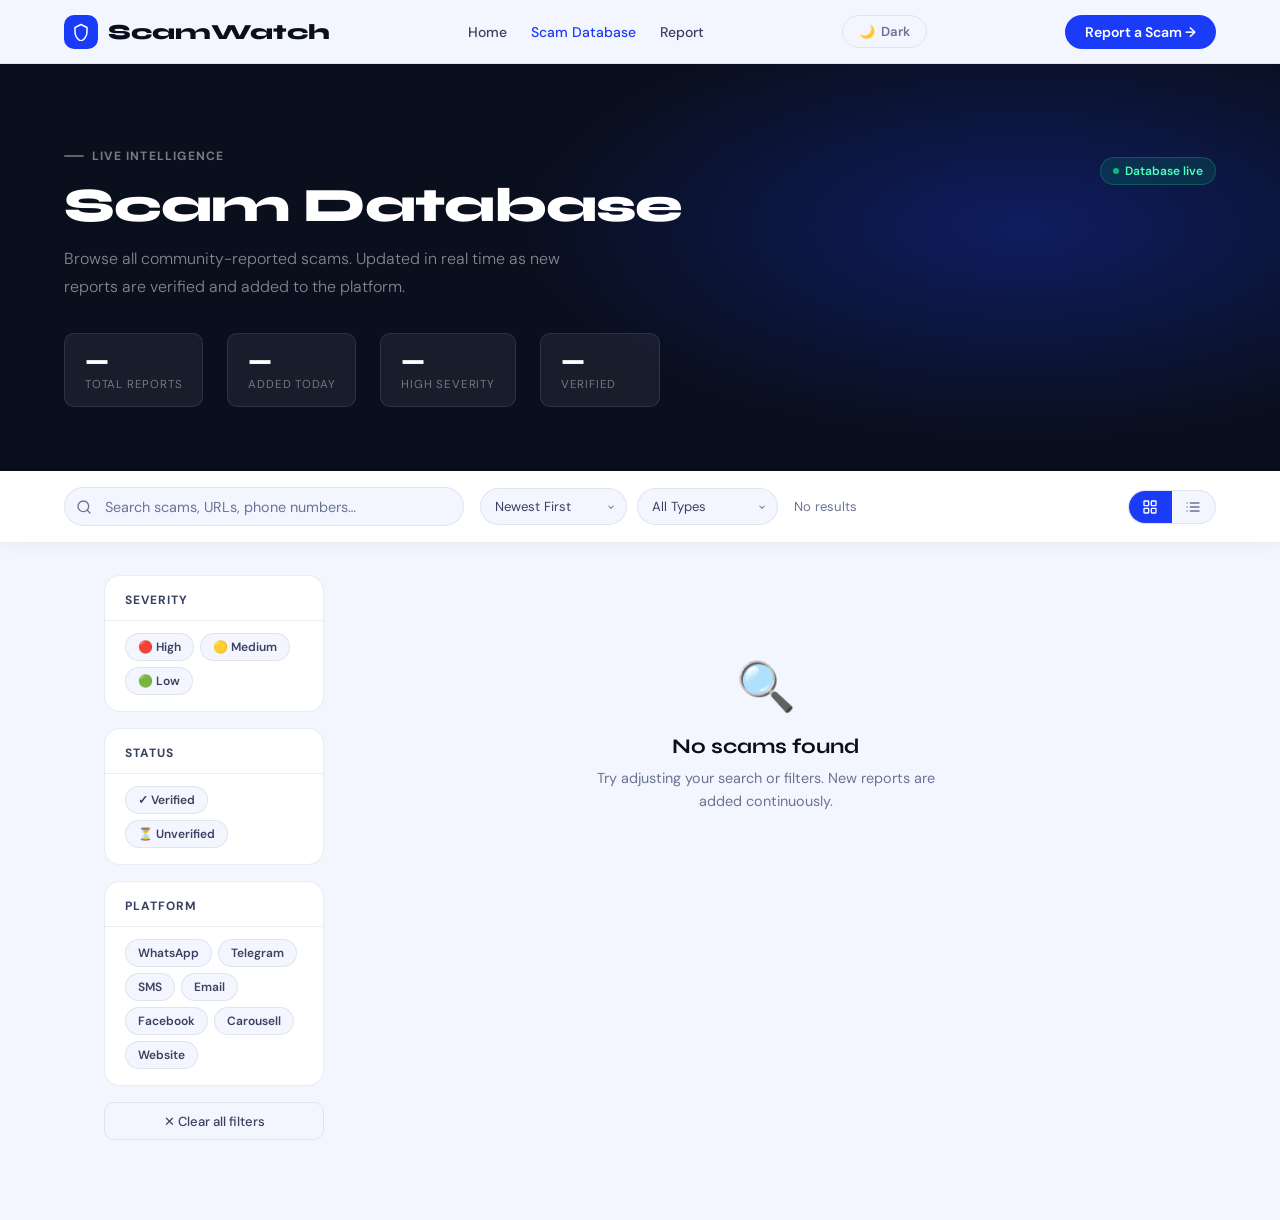
<file: frontend/existingscams.html>
<!DOCTYPE html>
<html lang="en">
<head>
<meta charset="UTF-8">
<meta name="viewport" content="width=device-width, initial-scale=1.0">
<title>ScamWatch — Scam Database</title>
<link rel="preconnect" href="https://fonts.googleapis.com">
<link rel="preconnect" href="https://fonts.gstatic.com" crossorigin>
<link href="https://fonts.googleapis.com/css2?family=Syne:wght@400;500;600;700;800&family=DM+Sans:ital,opsz,wght@0,9..40,300;0,9..40,400;0,9..40,500;1,9..40,300&display=swap" rel="stylesheet">
<style>
*, *::before, *::after { box-sizing: border-box; margin: 0; padding: 0; }
:root {
  --ink: #0a0f1e; --ink-soft: #3a4060; --ink-muted: #6b7394;
  --bg: #f4f6ff; --surface: #ffffff; --surface2: #eef1ff;
  --accent: #1a3cf8; --accent-light: #e8edff;
  --accent2: #00c17c; --accent2-light: #e0fff3;
  --warn: #f5a524; --warn-light: #fff8eb;
  --red: #e63946; --red-light: #fff0f1;
  --border: rgba(26,60,248,0.12); --border-soft: rgba(10,15,30,0.08);
  --shadow: 0 4px 24px rgba(26,60,248,0.09);
  --shadow-lg: 0 12px 48px rgba(26,60,248,0.15);
  --r: 16px; --r-sm: 10px; --r-pill: 999px;
  --font-display: 'Syne', sans-serif; --font-body: 'DM Sans', sans-serif;
}
html { scroll-behavior: smooth; }
body { font-family: var(--font-body); background: var(--bg); color: var(--ink); min-height: 100vh; overflow-x: hidden; }

/* ── NAV ── */
nav {
  position: sticky; top: 0; z-index: 100;
  background: rgba(244,246,255,0.88); backdrop-filter: blur(20px);
  border-bottom: 1px solid var(--border-soft);
  padding: 0 clamp(1.5rem,5vw,5rem);
  display: flex; align-items: center; justify-content: space-between; height: 64px;
}
.nav-logo { font-family: var(--font-display); font-weight: 800; font-size: 1.35rem; color: var(--ink); text-decoration: none; display: flex; align-items: center; gap: 10px; }
.nav-logo-icon { width: 34px; height: 34px; border-radius: 10px; background: var(--accent); display: flex; align-items: center; justify-content: center; }
.nav-logo-icon svg { width: 18px; height: 18px; fill: none; stroke: #fff; stroke-width: 2; stroke-linecap: round; stroke-linejoin: round; }
.nav-links { display: flex; gap: 1.5rem; align-items: center; list-style: none; }
.nav-links a { font-size: 0.875rem; color: var(--ink-soft); text-decoration: none; font-weight: 500; transition: color 0.2s; }
.nav-links a:hover, .nav-links a.active { color: var(--accent); }
.nav-cta { background: var(--accent); color: #fff; padding: 0.5rem 1.25rem; border-radius: var(--r-pill); font-size: 0.875rem; font-weight: 600; text-decoration: none; transition: transform 0.2s, box-shadow 0.2s; }
.nav-cta:hover { transform: translateY(-1px); box-shadow: var(--shadow); }

/* ── PAGE HEADER ── */
.page-header { background: var(--ink); padding: clamp(3rem,6vw,5rem) clamp(1.5rem,5vw,5rem) clamp(2.5rem,5vw,4rem); position: relative; overflow: hidden; }
.page-header::before { content: ''; position: absolute; inset: 0; background: radial-gradient(ellipse 60% 80% at 80% 40%, rgba(26,60,248,0.3), transparent 65%); pointer-events: none; }
.page-header-inner { max-width: 1200px; margin: 0 auto; position: relative; z-index: 1; }
.page-header-top { display: flex; align-items: flex-start; justify-content: space-between; gap: 2rem; flex-wrap: wrap; }
.page-header-label { display: inline-flex; align-items: center; gap: 8px; font-size: 0.75rem; font-weight: 700; letter-spacing: 0.1em; text-transform: uppercase; color: rgba(255,255,255,0.45); margin-bottom: 1rem; }
.page-header-label::before { content: ''; width: 20px; height: 2px; background: rgba(255,255,255,0.35); border-radius: 1px; }
.page-header h1 { font-family: var(--font-display); font-size: clamp(2rem,4vw,3rem); font-weight: 800; line-height: 1.1; letter-spacing: -0.02em; color: #fff; margin-bottom: 0.75rem; }
.page-header-desc { font-size: 1rem; color: rgba(255,255,255,0.5); line-height: 1.75; font-weight: 300; max-width: 540px; }
.header-stats { display: flex; gap: 1.5rem; flex-wrap: wrap; margin-top: 2rem; }
.header-stat { background: rgba(255,255,255,0.06); border: 1px solid rgba(255,255,255,0.1); border-radius: var(--r-sm); padding: 0.9rem 1.25rem; min-width: 120px; }
.header-stat-num { font-family: var(--font-display); font-size: 1.6rem; font-weight: 800; color: #fff; line-height: 1; margin-bottom: 3px; }
.header-stat-label { font-size: 0.72rem; color: rgba(255,255,255,0.4); text-transform: uppercase; letter-spacing: 0.07em; }
.live-dot { display: inline-flex; align-items: center; gap: 6px; background: rgba(0,193,124,0.15); border: 1px solid rgba(0,193,124,0.3); color: #4dffc4; font-size: 0.75rem; font-weight: 600; padding: 5px 12px; border-radius: var(--r-pill); }
.live-dot-pulse { width: 6px; height: 6px; border-radius: 50%; background: var(--accent2); animation: pulse 1.8s infinite; }
@keyframes pulse { 0%,100%{opacity:1;transform:scale(1)} 50%{opacity:0.4;transform:scale(1.5)} }

/* ── TOOLBAR ── */
.toolbar { background: var(--surface); border-bottom: 1px solid var(--border-soft); padding: 1rem clamp(1.5rem,5vw,5rem); position: sticky; top: 64px; z-index: 90; box-shadow: 0 2px 16px rgba(10,15,30,0.05); }
.toolbar-inner { max-width: 1200px; margin: 0 auto; display: flex; gap: 1rem; align-items: center; flex-wrap: wrap; }
.search-wrap { position: relative; flex: 1; min-width: 200px; max-width: 400px; }
.search-icon { position: absolute; left: 12px; top: 50%; transform: translateY(-50%); width: 16px; height: 16px; fill: none; stroke: var(--ink-muted); stroke-width: 2; stroke-linecap: round; stroke-linejoin: round; pointer-events: none; }
#search-input { width: 100%; background: var(--bg); border: 1.5px solid var(--border-soft); border-radius: var(--r-pill); padding: 0.6rem 1rem 0.6rem 2.5rem; font-family: var(--font-body); font-size: 0.9rem; color: var(--ink); outline: none; transition: border-color 0.2s, box-shadow 0.2s; }
#search-input:focus { border-color: var(--accent); box-shadow: 0 0 0 3px rgba(26,60,248,0.1); background: var(--surface); }
#search-input::placeholder { color: var(--ink-muted); }
.filter-wrap { display: flex; gap: 0.6rem; align-items: center; flex-wrap: wrap; }
select.filter-select { background: var(--bg); border: 1.5px solid var(--border-soft); border-radius: var(--r-pill); padding: 0.55rem 2rem 0.55rem 0.9rem; font-family: var(--font-body); font-size: 0.82rem; color: var(--ink-soft); outline: none; cursor: pointer; appearance: none; background-image: url("data:image/svg+xml,%3Csvg xmlns='http://www.w3.org/2000/svg' width='10' height='10' viewBox='0 0 24 24' fill='none' stroke='%236b7394' stroke-width='2.5'%3E%3Cpath d='m6 9 6 6 6-6'/%3E%3C/svg%3E"); background-repeat: no-repeat; background-position: right 10px center; transition: border-color 0.2s; }
select.filter-select:focus { border-color: var(--accent); box-shadow: 0 0 0 3px rgba(26,60,248,0.1); }
.view-toggle { display: flex; background: var(--bg); border: 1.5px solid var(--border-soft); border-radius: var(--r-pill); overflow: hidden; margin-left: auto; }
.view-btn { padding: 0.5rem 0.85rem; border: none; background: transparent; cursor: pointer; color: var(--ink-muted); display: flex; align-items: center; justify-content: center; transition: all 0.2s; }
.view-btn svg { width: 16px; height: 16px; fill: none; stroke: currentColor; stroke-width: 2; stroke-linecap: round; stroke-linejoin: round; }
.view-btn.active { background: var(--accent); color: #fff; }
.results-count { font-size: 0.82rem; color: var(--ink-muted); white-space: nowrap; }

/* ── MAIN LAYOUT ── */
.main-layout { max-width: 1200px; margin: 0 auto; padding: 2rem clamp(1.5rem,5vw,5rem) 5rem; display: grid; grid-template-columns: 220px 1fr; gap: 2rem; align-items: start; }

/* ── SIDEBAR FILTERS ── */
.filter-sidebar { position: sticky; top: 132px; }
.filter-section { background: var(--surface); border-radius: var(--r); border: 1px solid var(--border-soft); overflow: hidden; margin-bottom: 1rem; }
.filter-section-title { padding: 1rem 1.25rem 0.75rem; font-size: 0.75rem; font-weight: 700; text-transform: uppercase; letter-spacing: 0.08em; color: var(--ink-soft); border-bottom: 1px solid var(--border-soft); }
.filter-section-body { padding: 0.75rem 1.25rem 1rem; }
.filter-tag-group { display: flex; flex-wrap: wrap; gap: 6px; }
.filter-tag { padding: 5px 12px; border-radius: var(--r-pill); border: 1.5px solid var(--border-soft); background: var(--bg); font-size: 0.75rem; font-weight: 600; color: var(--ink-soft); cursor: pointer; transition: all 0.2s; white-space: nowrap; }
.filter-tag:hover { border-color: var(--accent); color: var(--accent); background: var(--accent-light); }
.filter-tag.active { border-color: var(--accent); color: var(--accent); background: var(--accent-light); }
.filter-tag.red.active { border-color: var(--red); color: var(--red); background: var(--red-light); }
.filter-tag.amber.active { border-color: var(--warn); color: var(--warn); background: var(--warn-light); }
.filter-tag.green.active { border-color: var(--accent2); color: var(--accent2); background: var(--accent2-light); }
.filter-range { display: flex; flex-direction: column; gap: 8px; }
.filter-range-label { display: flex; justify-content: space-between; font-size: 0.78rem; color: var(--ink-muted); }
.clear-filters { width: 100%; padding: 0.6rem; border: 1.5px solid var(--border-soft); background: transparent; border-radius: var(--r-sm); font-family: var(--font-body); font-size: 0.82rem; color: var(--ink-soft); cursor: pointer; transition: all 0.2s; font-weight: 500; }
.clear-filters:hover { border-color: var(--red); color: var(--red); background: var(--red-light); }

/* ── SCAM GRID ── */
.scam-grid { display: grid; grid-template-columns: repeat(auto-fill, minmax(300px, 1fr)); gap: 1.25rem; }
.scam-list { display: flex; flex-direction: column; gap: 0.75rem; }

/* ── SCAM CARD ── */
.scam-card {
  background: var(--surface); border-radius: var(--r); border: 1px solid var(--border-soft);
  overflow: hidden; cursor: pointer; transition: transform 0.25s, box-shadow 0.25s, border-color 0.25s;
  animation: fadeUp 0.35s ease both;
}
.scam-card:hover { transform: translateY(-4px); box-shadow: var(--shadow-lg); border-color: var(--border); }
@keyframes fadeUp { from { opacity:0; transform:translateY(12px); } to { opacity:1; transform:translateY(0); } }
.card-top { padding: 1.25rem 1.25rem 1rem; }
.card-header { display: flex; align-items: flex-start; justify-content: space-between; gap: 10px; margin-bottom: 0.75rem; }
.card-type-icon { width: 42px; height: 42px; border-radius: 12px; display: flex; align-items: center; justify-content: center; font-size: 1.2rem; flex-shrink: 0; }
.card-badges { display: flex; flex-direction: column; gap: 5px; align-items: flex-end; }
.badge { display: inline-block; font-size: 0.68rem; font-weight: 700; padding: 3px 9px; border-radius: var(--r-pill); letter-spacing: 0.04em; text-transform: uppercase; white-space: nowrap; }
.badge-high { background: var(--red-light); color: var(--red); }
.badge-medium { background: var(--warn-light); color: var(--warn); }
.badge-low { background: var(--accent2-light); color: var(--accent2); }
.badge-new { background: var(--accent-light); color: var(--accent); }
.badge-verified { background: var(--accent2-light); color: var(--accent2); }
.badge-unverified { background: var(--surface2); color: var(--ink-muted); }
.card-title { font-family: var(--font-display); font-size: 0.95rem; font-weight: 700; color: var(--ink); margin-bottom: 0.4rem; line-height: 1.3; }
.card-url { font-size: 0.75rem; color: var(--ink-muted); font-family: monospace; background: var(--bg); padding: 3px 8px; border-radius: 5px; display: inline-block; max-width: 100%; overflow: hidden; text-overflow: ellipsis; white-space: nowrap; margin-bottom: 0.5rem; }
.card-desc { font-size: 0.83rem; color: var(--ink-soft); line-height: 1.65; display: -webkit-box; -webkit-line-clamp: 2; -webkit-box-orient: vertical; overflow: hidden; }
.card-bottom { padding: 0.75rem 1.25rem; border-top: 1px solid var(--border-soft); background: var(--bg); display: flex; align-items: center; justify-content: space-between; gap: 8px; }
.card-meta { display: flex; align-items: center; gap: 12px; font-size: 0.73rem; color: var(--ink-muted); }
.card-meta-item { display: flex; align-items: center; gap: 5px; }
.card-meta-item svg { width: 12px; height: 12px; fill: none; stroke: currentColor; stroke-width: 2; stroke-linecap: round; stroke-linejoin: round; }
.card-platform { font-size: 0.72rem; font-weight: 600; color: var(--ink-muted); background: var(--surface2); padding: 3px 9px; border-radius: var(--r-pill); }

/* ── LIST VIEW CARD ── */
.scam-card.list-mode { display: flex; align-items: stretch; }
.scam-card.list-mode .card-top { display: flex; align-items: center; gap: 1rem; flex: 1; padding: 1rem 1.25rem; }
.scam-card.list-mode .card-header { flex-direction: row; align-items: center; gap: 12px; margin-bottom: 0; flex: 1; }
.scam-card.list-mode .card-type-icon { width: 36px; height: 36px; font-size: 1rem; flex-shrink: 0; }
.scam-card.list-mode .card-content { flex: 1; }
.scam-card.list-mode .card-title { margin-bottom: 2px; font-size: 0.9rem; }
.scam-card.list-mode .card-desc { -webkit-line-clamp: 1; font-size: 0.8rem; }
.scam-card.list-mode .card-bottom { border-top: none; border-left: 1px solid var(--border-soft); background: transparent; flex-direction: column; align-items: flex-end; justify-content: center; padding: 1rem 1.25rem; min-width: 160px; gap: 6px; }
.scam-card.list-mode .card-badges { flex-direction: row; align-items: center; }
.scam-card.list-mode .card-url { display: none; }

/* ── DETAIL MODAL ── */
.modal-overlay { position: fixed; inset: 0; background: rgba(10,15,30,0.6); backdrop-filter: blur(8px); z-index: 200; display: flex; align-items: center; justify-content: center; padding: 2rem; opacity: 0; pointer-events: none; transition: opacity 0.25s; }
.modal-overlay.open { opacity: 1; pointer-events: all; }
.modal { background: var(--surface); border-radius: 20px; width: 100%; max-width: 680px; max-height: 90vh; overflow-y: auto; box-shadow: 0 24px 80px rgba(10,15,30,0.35); transform: translateY(20px) scale(0.97); transition: transform 0.3s cubic-bezier(0.34, 1.56, 0.64, 1); }
.modal-overlay.open .modal { transform: translateY(0) scale(1); }
.modal-header { padding: 1.75rem 2rem 1.25rem; border-bottom: 1px solid var(--border-soft); display: flex; gap: 1rem; align-items: flex-start; }
.modal-type-icon { width: 52px; height: 52px; border-radius: 14px; display: flex; align-items: center; justify-content: center; font-size: 1.5rem; flex-shrink: 0; }
.modal-header-text { flex: 1; }
.modal-close { width: 36px; height: 36px; border-radius: 50%; border: 1.5px solid var(--border-soft); background: transparent; cursor: pointer; display: flex; align-items: center; justify-content: center; flex-shrink: 0; transition: all 0.2s; }
.modal-close:hover { background: var(--red-light); border-color: var(--red); }
.modal-close svg { width: 16px; height: 16px; fill: none; stroke: var(--ink-soft); stroke-width: 2.5; stroke-linecap: round; stroke-linejoin: round; }
.modal-close:hover svg { stroke: var(--red); }
.modal-title { font-family: var(--font-display); font-size: 1.3rem; font-weight: 800; color: var(--ink); margin-bottom: 6px; line-height: 1.2; }
.modal-badges { display: flex; gap: 6px; flex-wrap: wrap; }
.modal-body { padding: 1.5rem 2rem 2rem; }
.modal-section { margin-bottom: 1.5rem; }
.modal-section-title { font-size: 0.72rem; font-weight: 700; text-transform: uppercase; letter-spacing: 0.08em; color: var(--ink-muted); margin-bottom: 0.6rem; padding-bottom: 0.5rem; border-bottom: 1px solid var(--border-soft); }
.modal-desc { font-size: 0.92rem; color: var(--ink-soft); line-height: 1.75; }
.modal-meta-grid { display: grid; grid-template-columns: 1fr 1fr; gap: 0.75rem; }
.meta-item { background: var(--bg); border-radius: var(--r-sm); padding: 0.85rem 1rem; }
.meta-key { font-size: 0.7rem; font-weight: 700; text-transform: uppercase; letter-spacing: 0.07em; color: var(--ink-muted); margin-bottom: 4px; }
.meta-val { font-size: 0.88rem; font-weight: 600; color: var(--ink); word-break: break-all; }
.meta-val.url { font-family: monospace; font-size: 0.8rem; color: var(--red); }
.meta-val.green { color: var(--accent2); }
.modal-warning { background: var(--red-light); border: 1px solid rgba(230,57,70,0.2); border-radius: var(--r-sm); padding: 1rem 1.25rem; font-size: 0.85rem; color: var(--red); line-height: 1.6; display: flex; gap: 10px; align-items: flex-start; margin-bottom: 1.5rem; }
.modal-warning svg { width: 18px; height: 18px; fill: none; stroke: currentColor; stroke-width: 2; stroke-linecap: round; stroke-linejoin: round; flex-shrink: 0; margin-top: 1px; }
.report-count-bar { height: 8px; background: var(--bg); border-radius: var(--r-pill); overflow: hidden; margin-top: 6px; }
.report-count-fill { height: 100%; background: var(--red); border-radius: var(--r-pill); transition: width 0.6s ease; }
.timeline { display: flex; flex-direction: column; gap: 0; }
.timeline-item { display: flex; gap: 12px; padding: 0.6rem 0; border-bottom: 1px solid var(--border-soft); font-size: 0.82rem; }
.timeline-item:last-child { border-bottom: none; }
.timeline-dot { width: 8px; height: 8px; border-radius: 50%; background: var(--accent); flex-shrink: 0; margin-top: 5px; }
.timeline-text { flex: 1; color: var(--ink-soft); line-height: 1.5; }
.timeline-text strong { color: var(--ink); }
.timeline-time { color: var(--ink-muted); font-size: 0.75rem; white-space: nowrap; }

/* ── EMPTY / LOADING ── */
.state-block { text-align: center; padding: 5rem 2rem; }
.state-icon { font-size: 3rem; margin-bottom: 1rem; }
.state-title { font-family: var(--font-display); font-size: 1.3rem; font-weight: 700; color: var(--ink); margin-bottom: 0.5rem; }
.state-sub { font-size: 0.9rem; color: var(--ink-muted); max-width: 360px; margin: 0 auto; line-height: 1.6; }
.skeleton-card { background: var(--surface); border-radius: var(--r); border: 1px solid var(--border-soft); padding: 1.25rem; }
.skeleton { background: linear-gradient(90deg, var(--surface2) 25%, var(--bg) 50%, var(--surface2) 75%); background-size: 400% 100%; animation: shimmer 1.4s ease infinite; border-radius: 6px; }
@keyframes shimmer { 0%{background-position:100% 50%} 100%{background-position:0% 50%} }

/* ── PAGINATION ── */
.pagination { display: flex; align-items: center; justify-content: center; gap: 6px; margin-top: 2.5rem; }
.page-btn { width: 38px; height: 38px; border-radius: var(--r-sm); border: 1.5px solid var(--border-soft); background: var(--surface); font-family: var(--font-body); font-size: 0.85rem; font-weight: 600; color: var(--ink-soft); cursor: pointer; display: flex; align-items: center; justify-content: center; transition: all 0.2s; }
.page-btn:hover { border-color: var(--accent); color: var(--accent); background: var(--accent-light); }
.page-btn.active { background: var(--accent); border-color: var(--accent); color: #fff; }
.page-btn:disabled { opacity: 0.35; cursor: not-allowed; }
.page-btn svg { width: 14px; height: 14px; fill: none; stroke: currentColor; stroke-width: 2.5; stroke-linecap: round; stroke-linejoin: round; }

/* ── TOAST ── */
.toast { position: fixed; bottom: 2rem; left: 50%; transform: translateX(-50%) translateY(80px); background: var(--ink); color: #fff; padding: 0.75rem 1.5rem; border-radius: var(--r-pill); font-size: 0.85rem; font-weight: 500; z-index: 300; opacity: 0; transition: all 0.3s; white-space: nowrap; }
.toast.show { opacity: 1; transform: translateX(-50%) translateY(0); }

/* ── RESPONSIVE ── */
@media (max-width: 960px) { .main-layout { grid-template-columns: 1fr; } .filter-sidebar { position: static; } }
@media (max-width: 700px) { nav .nav-links { display: none; } .modal-meta-grid { grid-template-columns: 1fr; } .header-stats { gap: 0.75rem; } .modal { border-radius: 16px; } }
@media (max-width: 480px) { .scam-grid { grid-template-columns: 1fr; } }


/* ── Dark Mode — Fix hero sections ─────────────────── */
/* page-header was using --ink which becomes light in dark mode */
[data-theme="dark"] .page-header {
  background: #0d1117 !important;
  border-bottom: 1px solid rgba(255,255,255,0.06);
}
[data-theme="dark"] .page-header::before {
  background: radial-gradient(ellipse 60% 80% at 80% 40%, rgba(26,60,248,0.2), transparent 65%);
}

/* Fix hero section in introduction.html */
[data-theme="dark"] body {
  background: var(--bg) !important;
}
[data-theme="dark"] .hero-section,
[data-theme="dark"] section {
  background: transparent;
}

/* Fix nav in dark mode */
[data-theme="dark"] nav,
[data-theme="dark"] .navbar {
  background: #161b22 !important;
  border-bottom: 1px solid rgba(255,255,255,0.06) !important;
}
[data-theme="dark"] .nav-logo {
  color: #e8eaf6 !important;
}
[data-theme="dark"] .nav-links a,
[data-theme="dark"] .nav-links li a {
  color: #9fa8c0 !important;
}

/* Fix cards and surfaces */
[data-theme="dark"] .scam-card,
[data-theme="dark"] .step-card,
[data-theme="dark"] .form-card,
[data-theme="dark"] .tip-card,
[data-theme="dark"] .feature-card,
[data-theme="dark"] .card {
  background: #161b22 !important;
  border-color: rgba(255,255,255,0.06) !important;
}

/* Fix sidebar filters */
[data-theme="dark"] .sidebar,
[data-theme="dark"] .filters-sidebar,
[data-theme="dark"] .filter-section {
  background: #161b22 !important;
  border-color: rgba(255,255,255,0.06) !important;
}

/* Fix toolbar */
[data-theme="dark"] .toolbar {
  background: #161b22 !important;
  border-color: rgba(255,255,255,0.06) !important;
}

/* Fix modal */
[data-theme="dark"] .modal,
[data-theme="dark"] .modal-body,
[data-theme="dark"] .modal-header {
  background: #161b22 !important;
  border-color: rgba(255,255,255,0.06) !important;
  color: #e8eaf6 !important;
}
[data-theme="dark"] .modal-overlay {
  background: rgba(0,0,0,0.7) !important;
}

/* Fix tables */
[data-theme="dark"] table,
[data-theme="dark"] th,
[data-theme="dark"] td {
  background: #161b22 !important;
  border-color: rgba(255,255,255,0.06) !important;
  color: #e8eaf6 !important;
}
[data-theme="dark"] tr:nth-child(even) td {
  background: #1c2128 !important;
}

/* Fix report form specific elements */
[data-theme="dark"] .type-card,
[data-theme="dark"] .severity-option,
[data-theme="dark"] .confirm-option {
  background: #1c2128 !important;
  border-color: rgba(255,255,255,0.1) !important;
}
[data-theme="dark"] .type-card:hover,
[data-theme="dark"] .severity-option:hover {
  border-color: var(--accent) !important;
  background: rgba(26,60,248,0.1) !important;
}
[data-theme="dark"] .type-card.selected,
[data-theme="dark"] .severity-option.selected {
  border-color: var(--accent) !important;
  background: rgba(26,60,248,0.15) !important;
}

/* Fix footer */
[data-theme="dark"] footer,
[data-theme="dark"] .footer {
  background: #0d1117 !important;
  border-top: 1px solid rgba(255,255,255,0.06) !important;
  color: #6b7394 !important;
}

/* Smooth transition */
body, nav, .page-header, .scam-card, .card,
.filter-section, .toolbar, .modal, input, select, textarea {
  transition: background 0.3s ease, color 0.2s ease, border-color 0.2s ease;
}


/* ══════════════════════════════════════════════════
   DARK MODE — Complete Override
   ══════════════════════════════════════════════════ */

/* Smooth transition on everything */
*, *::before, *::after {
  transition: background-color 0.25s ease, color 0.2s ease,
              border-color 0.2s ease, box-shadow 0.2s ease !important;
}

[data-theme="dark"] {
  /* Core palette */
  --ink:          #cdd9e5;
  --ink-soft:     #8b949e;
  --ink-muted:    #6e7681;
  --bg:           #0d1117;
  --surface:      #161b22;
  --surface2:     #1c2128;
  --border:       rgba(240,246,252,0.1);
  --border-soft:  rgba(240,246,252,0.07);
  --accent-light: rgba(26,60,248,0.18);
  --accent2-light:rgba(0,193,124,0.15);
  --shadow:       0 8px 24px rgba(1,4,9,0.4);
  color-scheme:   dark;
}

/* ── Universal background reset ── */
[data-theme="dark"] html,
[data-theme="dark"] body {
  background: #0d1117 !important;
  color: #cdd9e5 !important;
}

/* ── Kill ALL white/light backgrounds ── */
[data-theme="dark"] *:not(img):not(svg):not(video):not(.nav-logo-icon) {
  border-color: rgba(240,246,252,0.1) !important;
}

/* ── Navigation ── */
[data-theme="dark"] nav,
[data-theme="dark"] header,
[data-theme="dark"] .navbar {
  background: #161b22 !important;
  box-shadow: 0 1px 0 rgba(240,246,252,0.1) !important;
}
[data-theme="dark"] .nav-logo,
[data-theme="dark"] .nav-logo span { color: #cdd9e5 !important; }
[data-theme="dark"] .nav-links a,
[data-theme="dark"] nav a:not(.nav-cta):not(.nav-logo) {
  color: #8b949e !important;
}
[data-theme="dark"] .nav-links a:hover { color: #cdd9e5 !important; }

/* ── Hero / Page Header ── */
[data-theme="dark"] .page-header,
[data-theme="dark"] .hero-section,
[data-theme="dark"] [class*="hero"],
[data-theme="dark"] [class*="banner"],
[data-theme="dark"] [class*="header"] {
  background: #0d1117 !important;
}
[data-theme="dark"] .page-header::before,
[data-theme="dark"] [class*="hero"]::before {
  background: radial-gradient(ellipse 60% 80% at 70% 40%,
    rgba(26,60,248,0.15), transparent 65%) !important;
}

/* ── All sections ── */
[data-theme="dark"] section,
[data-theme="dark"] main,
[data-theme="dark"] article,
[data-theme="dark"] aside {
  background: #0d1117 !important;
}

/* ── Cards & Surfaces ── */
[data-theme="dark"] .card,
[data-theme="dark"] .scam-card,
[data-theme="dark"] .step-card,
[data-theme="dark"] .form-card,
[data-theme="dark"] .tip-card,
[data-theme="dark"] .feature-card,
[data-theme="dark"] .type-card,
[data-theme="dark"] .severity-option,
[data-theme="dark"] .confirm-option,
[data-theme="dark"] .filter-section,
[data-theme="dark"] .filter-group,
[data-theme="dark"] .info-box,
[data-theme="dark"] .alert-box,
[data-theme="dark"] [class*="-card"],
[data-theme="dark"] [class*="-box"],
[data-theme="dark"] [class*="-panel"] {
  background: #161b22 !important;
  box-shadow: 0 2px 8px rgba(1,4,9,0.3) !important;
}

/* Hover states for cards */
[data-theme="dark"] .scam-card:hover,
[data-theme="dark"] .card:hover { background: #1c2128 !important; }
[data-theme="dark"] .type-card.selected,
[data-theme="dark"] .severity-option.selected {
  background: rgba(26,60,248,0.2) !important;
}

/* ── Toolbar & Sticky bars ── */
[data-theme="dark"] .toolbar,
[data-theme="dark"] .sticky-bar,
[data-theme="dark"] [class*="toolbar"],
[data-theme="dark"] [class*="topbar"] {
  background: #161b22 !important;
  box-shadow: 0 1px 0 rgba(240,246,252,0.07), 0 4px 16px rgba(1,4,9,0.3) !important;
}

/* ── Sidebar ── */
[data-theme="dark"] .sidebar,
[data-theme="dark"] [class*="sidebar"],
[data-theme="dark"] .filters-sidebar,
[data-theme="dark"] .side-panel {
  background: #0d1117 !important;
}
[data-theme="dark"] .filter-section { background: #161b22 !important; }
[data-theme="dark"] .filter-section-title { color: #8b949e !important; }
[data-theme="dark"] .filter-tag {
  background: #1c2128 !important;
  color: #8b949e !important;
}
[data-theme="dark"] .filter-tag.active,
[data-theme="dark"] .filter-tag:hover {
  background: rgba(26,60,248,0.2) !important;
  color: #79c0ff !important;
}

/* ── Inputs & Forms ── */
[data-theme="dark"] input,
[data-theme="dark"] select,
[data-theme="dark"] textarea,
[data-theme="dark"] [class*="input"],
[data-theme="dark"] [class*="field"] {
  background: #1c2128 !important;
  color: #cdd9e5 !important;
  border-color: rgba(240,246,252,0.15) !important;
}
[data-theme="dark"] input::placeholder,
[data-theme="dark"] textarea::placeholder { color: #6e7681 !important; }
[data-theme="dark"] input:focus,
[data-theme="dark"] select:focus,
[data-theme="dark"] textarea:focus {
  border-color: #1a3cf8 !important;
  box-shadow: 0 0 0 3px rgba(26,60,248,0.2) !important;
  background: #1c2128 !important;
}
[data-theme="dark"] select option { background: #1c2128 !important; }

/* ── Modals & Overlays ── */
[data-theme="dark"] .modal,
[data-theme="dark"] [class*="modal"],
[data-theme="dark"] [class*="dialog"],
[data-theme="dark"] [class*="drawer"] {
  background: #161b22 !important;
  box-shadow: 0 24px 64px rgba(1,4,9,0.6) !important;
}
[data-theme="dark"] .modal-header,
[data-theme="dark"] .modal-body,
[data-theme="dark"] .modal-footer {
  background: #161b22 !important;
  border-color: rgba(240,246,252,0.07) !important;
}
[data-theme="dark"] .modal-overlay,
[data-theme="dark"] [class*="-overlay"],
[data-theme="dark"] [class*="-backdrop"] {
  background: rgba(1,4,9,0.8) !important;
}

/* ── Tables ── */
[data-theme="dark"] table { background: #161b22 !important; }
[data-theme="dark"] th {
  background: #1c2128 !important;
  color: #8b949e !important;
}
[data-theme="dark"] td { color: #cdd9e5 !important; }
[data-theme="dark"] tr:nth-child(even) td { background: #1c2128 !important; }
[data-theme="dark"] tr:hover td { background: rgba(26,60,248,0.08) !important; }

/* ── Footer ── */
[data-theme="dark"] footer,
[data-theme="dark"] .footer,
[data-theme="dark"] [class*="footer"] {
  background: #161b22 !important;
  border-top: 1px solid rgba(240,246,252,0.07) !important;
  color: #6e7681 !important;
}

/* ── Badges & Tags ── */
[data-theme="dark"] .badge,
[data-theme="dark"] .tag,
[data-theme="dark"] [class*="badge"],
[data-theme="dark"] [class*="-pill"] {
  background: #1c2128 !important;
}
[data-theme="dark"] .badge-high { background: rgba(248,81,73,0.2) !important; color: #f85149 !important; }
[data-theme="dark"] .badge-medium { background: rgba(210,153,34,0.2) !important; color: #d2a122 !important; }
[data-theme="dark"] .badge-low { background: rgba(63,185,80,0.2) !important; color: #3fb950 !important; }

/* ── Severity & status colors ── */
[data-theme="dark"] .sev-high { color: #f85149 !important; }
[data-theme="dark"] .sev-medium { color: #d2a122 !important; }
[data-theme="dark"] .sev-low { color: #3fb950 !important; }
[data-theme="dark"] .status-verified { color: #3fb950 !important; }
[data-theme="dark"] .status-pending { color: #d2a122 !important; }

/* ── Stats blocks ── */
[data-theme="dark"] .header-stat,
[data-theme="dark"] [class*="-stat"],
[data-theme="dark"] [class*="stat-"] {
  background: rgba(255,255,255,0.04) !important;
  border-color: rgba(240,246,252,0.08) !important;
}
[data-theme="dark"] .stat-num { color: #cdd9e5 !important; }
[data-theme="dark"] .stat-label { color: #6e7681 !important; }

/* ── Text colors ── */
[data-theme="dark"] h1,
[data-theme="dark"] h2,
[data-theme="dark"] h3,
[data-theme="dark"] h4,
[data-theme="dark"] h5 { color: #cdd9e5 !important; }
[data-theme="dark"] p { color: #8b949e !important; }
[data-theme="dark"] label { color: #cdd9e5 !important; }

/* ── Links ── */
[data-theme="dark"] a:not(.nav-cta):not(.btn):not([class*="button"]) {
  color: #79c0ff !important;
}

/* ── Dividers ── */
[data-theme="dark"] hr,
[data-theme="dark"] [class*="divider"] {
  border-color: rgba(240,246,252,0.1) !important;
}

/* ── Skeleton loader ── */
[data-theme="dark"] .skeleton,
[data-theme="dark"] [class*="skeleton"] {
  background: linear-gradient(90deg, #1c2128 25%, #21262d 50%, #1c2128 75%) !important;
}

/* ── Pagination ── */
[data-theme="dark"] .tbl-page-btn,
[data-theme="dark"] .page-btn {
  background: #1c2128 !important;
  color: #8b949e !important;
  border-color: rgba(240,246,252,0.1) !important;
}
[data-theme="dark"] .tbl-page-btn.active,
[data-theme="dark"] .page-btn.active {
  background: #1a3cf8 !important;
  color: #fff !important;
}

/* ── Toggle button style in dark mode ── */
[data-theme="dark"] .theme-toggle {
  background: #1c2128 !important;
  border-color: rgba(240,246,252,0.15) !important;
  color: #cdd9e5 !important;
}
[data-theme="dark"] .theme-toggle:hover {
  background: rgba(26,60,248,0.2) !important;
  border-color: #1a3cf8 !important;
  color: #79c0ff !important;
}


.hamburger { display: none; }

/* ══════════════════════════════════════════════
   MOBILE RESPONSIVE — Full phone optimisation
   ══════════════════════════════════════════════ */

/* ── Base mobile resets ── */
@media (max-width: 768px) {

  /* Nav — hamburger menu */
  nav {
    padding: 0 1rem !important;
    height: 56px !important;
    position: sticky; top: 0; z-index: 100;
  }
  .nav-links { display: none !important; }
  .nav-logo-text, .sidebar-logo-text { font-size: 0.95rem !important; }

  /* Hamburger button */
  .hamburger {
    display: flex !important;
    flex-direction: column;
    gap: 5px;
    cursor: pointer;
    padding: 6px;
    margin-left: 0.5rem;
    background: none;
    border: none;
    order: 99;
  }
  .hamburger span {
    display: block;
    width: 22px; height: 2px;
    background: var(--ink);
    border-radius: 2px;
    transition: all 0.3s;
  }

  /* Mobile menu drawer */
  .mobile-menu {
    display: none;
    position: fixed;
    top: 56px; left: 0; right: 0;
    background: var(--surface);
    border-bottom: 1px solid var(--border-soft);
    padding: 1rem;
    z-index: 99;
    flex-direction: column;
    gap: 0.5rem;
    box-shadow: 0 8px 24px rgba(0,0,0,0.15);
  }
  .mobile-menu.open { display: flex !important; }
  .mobile-menu a {
    padding: 0.75rem 1rem;
    border-radius: 8px;
    font-size: 0.95rem;
    font-weight: 500;
    color: var(--ink-soft);
    text-decoration: none;
    border-bottom: 1px solid var(--border-soft);
  }
  .mobile-menu a:last-child { border-bottom: none; }
  .mobile-menu a:active { background: var(--surface2); }

  /* Right-side nav actions — hide toggle label */
  .theme-toggle .toggle-label { display: none !important; }
  .nav-cta {
    padding: 0.4rem 0.75rem !important;
    font-size: 0.78rem !important;
  }

  /* Hero sections */
  .hero, .hero-section {
    grid-template-columns: 1fr !important;
    padding: 3rem 1.25rem 2rem !important;
    text-align: center !important;
    gap: 2rem !important;
  }
  h1 { font-size: clamp(1.8rem, 8vw, 2.5rem) !important; }
  h2 { font-size: clamp(1.4rem, 6vw, 2rem) !important; }

  /* Page headers */
  .page-header { padding: 2rem 1.25rem 0 !important; }
  .page-header-inner {
    grid-template-columns: 1fr !important;
    gap: 1rem !important;
  }
  .page-header h1 { font-size: 2rem !important; }

  /* Stats grid — 2 columns on phone */
  .header-stats, .stats-grid, .stat-grid {
    grid-template-columns: 1fr 1fr !important;
    gap: 0.75rem !important;
  }
  .header-stat, .stat-card {
    padding: 0.85rem 1rem !important;
  }
  .stat-num, .header-stat-num {
    font-size: 1.5rem !important;
  }

  /* Scam cards — single column */
  .scam-grid, .cards-grid {
    grid-template-columns: 1fr !important;
    gap: 0.85rem !important;
  }

  /* Toolbar — stack filters */
  .toolbar {
    flex-direction: column !important;
    gap: 0.75rem !important;
    padding: 1rem !important;
    position: static !important;
  }
  .toolbar-left, .toolbar-right {
    width: 100% !important;
    flex-wrap: wrap !important;
  }
  .search-box, .tb-search {
    width: 100% !important;
    max-width: 100% !important;
  }
  .filter-pill-wrap {
    overflow-x: auto !important;
    flex-wrap: nowrap !important;
    -webkit-overflow-scrolling: touch;
    padding-bottom: 4px;
  }

  /* Sidebar — hide on mobile */
  .filter-sidebar, .sidebar {
    display: none !important;
  }
  .main-layout {
    grid-template-columns: 1fr !important;
  }

  /* Modal — full screen on phone */
  .modal-overlay {
    padding: 0 !important;
    align-items: flex-end !important;
  }
  .modal {
    border-radius: 20px 20px 0 0 !important;
    max-height: 90vh !important;
    width: 100% !important;
    max-width: 100% !important;
  }

  /* Report form */
  .form-area {
    grid-template-columns: 1fr !important;
  }
  .scam-type-grid {
    grid-template-columns: repeat(2, 1fr) !important;
    gap: 0.6rem !important;
  }
  .type-card {
    padding: 0.75rem !important;
    font-size: 0.82rem !important;
  }
  .field-row {
    grid-template-columns: 1fr !important;
  }
  .form-actions {
    flex-direction: column !important;
    gap: 0.75rem !important;
  }
  .btn-submit, .submit-btn {
    width: 100% !important;
  }

  /* Feature / info grids */
  .features-grid, .info-grid, .how-grid {
    grid-template-columns: 1fr !important;
    gap: 1rem !important;
  }

  /* Sections padding */
  section, .section {
    padding-left: 1.25rem !important;
    padding-right: 1.25rem !important;
  }

  /* Buttons — bigger tap targets */
  .btn, button:not(.hamburger):not(.modal-close) {
    min-height: 44px !important;
    min-width: 44px !important;
  }

  /* Pagination */
  .pagination {
    flex-wrap: wrap !important;
    justify-content: center !important;
    gap: 4px !important;
  }

  /* Footer */
  footer, .footer {
    flex-direction: column !important;
    text-align: center !important;
    gap: 0.5rem !important;
    padding: 1.5rem 1.25rem !important;
  }
  .footer-links {
    flex-wrap: wrap !important;
    justify-content: center !important;
  }
}

/* ── Very small phones (< 380px) ── */
@media (max-width: 380px) {
  .header-stats, .stats-grid {
    grid-template-columns: 1fr !important;
  }
  .scam-type-grid {
    grid-template-columns: 1fr 1fr !important;
  }
  h1 { font-size: 1.6rem !important; }
  .nav-cta { display: none !important; }
}

</style>
  <link rel="stylesheet" href="mobile.css">
</head>
<body>

<!-- NAV -->
<nav>
  <a href="introduction.html" class="nav-logo">
    <div class="nav-logo-icon">
      <svg viewBox="0 0 24 24"><path d="M12 2L4 6v6c0 5.5 3.8 10.7 8 12 4.2-1.3 8-6.5 8-12V6l-8-4z"/></svg>
    </div>
    ScamWatch
  </a>
  <ul class="nav-links">
    <li><a href="introduction.html">Home</a></li>
    <li><a href="#" class="active">Scam Database</a></li>
    <li><a href="reportscam.html">Report</a></li>
  </ul>
  <button id="theme-toggle-btn" onclick="toggleTheme()" title="Toggle dark mode"
  style="display:flex;align-items:center;gap:6px;background:transparent;border:1.5px solid var(--border-soft);border-radius:999px;padding:0.45rem 1rem;font-family:inherit;font-size:0.82rem;font-weight:600;color:var(--ink-muted);cursor:pointer;transition:all 0.2s;"
  onmouseover="this.style.borderColor='var(--accent)';this.style.color='var(--accent)';this.style.background='var(--accent-light)'"
  onmouseout="this.style.borderColor='var(--border-soft)';this.style.color='var(--ink-muted)';this.style.background='transparent'">
  <span id="toggle-icon-el" style="font-size:13px">🌙</span>
  <span id="toggle-label-el">Dark</span>
</button>
      <a href="reportscam.html" class="nav-cta">Report a Scam →</a>
</nav>

<!-- PAGE HEADER -->
<div class="page-header">
  <div class="page-header-inner">
    <div class="page-header-top">
      <div>
        <div class="page-header-label">Live Intelligence</div>
        <h1>Scam Database</h1>
        <p class="page-header-desc">Browse all community-reported scams. Updated in real time as new reports are verified and added to the platform.</p>
      </div>
      <div class="live-dot" style="margin-top:1rem;">
        <div class="live-dot-pulse"></div>
        Database live
      </div>
    </div>
    <div class="header-stats">
      <div class="header-stat">
        <div class="header-stat-num" id="stat-total">—</div>
        <div class="header-stat-label">Total Reports</div>
      </div>
      <div class="header-stat">
        <div class="header-stat-num" id="stat-today">—</div>
        <div class="header-stat-label">Added Today</div>
      </div>
      <div class="header-stat">
        <div class="header-stat-num" id="stat-high">—</div>
        <div class="header-stat-label">High Severity</div>
      </div>
      <div class="header-stat">
        <div class="header-stat-num" id="stat-verified">—</div>
        <div class="header-stat-label">Verified</div>
      </div>
    </div>
  </div>
</div>

<!-- TOOLBAR -->
<div class="toolbar">
  <div class="toolbar-inner">
    <div class="search-wrap">
      <svg class="search-icon" viewBox="0 0 24 24"><circle cx="11" cy="11" r="8"/><path d="m21 21-4.35-4.35"/></svg>
      <input type="text" id="search-input" placeholder="Search scams, URLs, phone numbers…">
    </div>
    <div class="filter-wrap">
      <select class="filter-select" id="sort-select">
        <option value="date_desc">Newest First</option>
        <option value="date_asc">Oldest First</option>
        <option value="severity_desc">Highest Severity</option>
        <option value="reports_desc">Most Reported</option>
      </select>
      <select class="filter-select" id="type-filter">
        <option value="">All Types</option>
        <option value="phishing">Phishing</option>
        <option value="sms">Scam SMS/Call</option>
        <option value="investment">Investment</option>
        <option value="ecommerce">E-Commerce</option>
        <option value="impersonation">Impersonation</option>
        <option value="job">Job Scam</option>
        <option value="love">Love Scam</option>
        <option value="malware">Malware</option>
        <option value="other">Other</option>
      </select>
    </div>
    <span class="results-count" id="results-count"></span>
    <div class="view-toggle">
      <button class="view-btn active" id="btn-grid" title="Grid view" onclick="setView('grid')">
        <svg viewBox="0 0 24 24"><rect x="3" y="3" width="7" height="7" rx="1"/><rect x="14" y="3" width="7" height="7" rx="1"/><rect x="3" y="14" width="7" height="7" rx="1"/><rect x="14" y="14" width="7" height="7" rx="1"/></svg>
      </button>
      <button class="view-btn" id="btn-list" title="List view" onclick="setView('list')">
        <svg viewBox="0 0 24 24"><line x1="8" y1="6" x2="21" y2="6"/><line x1="8" y1="12" x2="21" y2="12"/><line x1="8" y1="18" x2="21" y2="18"/><line x1="3" y1="6" x2="3.01" y2="6"/><line x1="3" y1="12" x2="3.01" y2="12"/><line x1="3" y1="18" x2="3.01" y2="18"/></svg>
      </button>
    </div>
  </div>
</div>

<!-- MAIN -->
<div class="main-layout">
  <!-- SIDEBAR FILTERS -->
  <aside class="filter-sidebar">
    <div class="filter-section">
      <div class="filter-section-title">Severity</div>
      <div class="filter-section-body">
        <div class="filter-tag-group">
          <span class="filter-tag red" data-filter="severity" data-val="high" onclick="toggleFilter(this)">🔴 High</span>
          <span class="filter-tag amber" data-filter="severity" data-val="medium" onclick="toggleFilter(this)">🟡 Medium</span>
          <span class="filter-tag green" data-filter="severity" data-val="low" onclick="toggleFilter(this)">🟢 Low</span>
        </div>
      </div>
    </div>
    <div class="filter-section">
      <div class="filter-section-title">Status</div>
      <div class="filter-section-body">
        <div class="filter-tag-group">
          <span class="filter-tag" data-filter="status" data-val="verified" onclick="toggleFilter(this)">✓ Verified</span>
          <span class="filter-tag" data-filter="status" data-val="unverified" onclick="toggleFilter(this)">⏳ Unverified</span>
        </div>
      </div>
    </div>
    <div class="filter-section">
      <div class="filter-section-title">Platform</div>
      <div class="filter-section-body">
        <div class="filter-tag-group">
          <span class="filter-tag" data-filter="platform" data-val="WhatsApp" onclick="toggleFilter(this)">WhatsApp</span>
          <span class="filter-tag" data-filter="platform" data-val="Telegram" onclick="toggleFilter(this)">Telegram</span>
          <span class="filter-tag" data-filter="platform" data-val="SMS" onclick="toggleFilter(this)">SMS</span>
          <span class="filter-tag" data-filter="platform" data-val="Email" onclick="toggleFilter(this)">Email</span>
          <span class="filter-tag" data-filter="platform" data-val="Facebook" onclick="toggleFilter(this)">Facebook</span>
          <span class="filter-tag" data-filter="platform" data-val="Carousell" onclick="toggleFilter(this)">Carousell</span>
          <span class="filter-tag" data-filter="platform" data-val="Website" onclick="toggleFilter(this)">Website</span>
        </div>
      </div>
    </div>
    <button class="clear-filters" onclick="clearFilters()">✕ Clear all filters</button>
  </aside>

  <!-- CONTENT -->
  <div>
    <div id="scam-container" class="scam-grid"></div>
    <div id="pagination" class="pagination"></div>
  </div>
</div>

<!-- DETAIL MODAL -->
<div class="modal-overlay" id="modal-overlay" onclick="closeModal(event)">
  <div class="modal" id="modal">
    <div class="modal-header">
      <div class="modal-type-icon" id="modal-icon"></div>
      <div class="modal-header-text">
        <div class="modal-title" id="modal-title"></div>
        <div class="modal-badges" id="modal-badges"></div>
      </div>
      <button class="modal-close" onclick="closeModalDirect()">
        <svg viewBox="0 0 24 24"><path d="M18 6 6 18M6 6l12 12"/></svg>
      </button>
    </div>
    <div class="modal-body" id="modal-body"></div>
  </div>
</div>

<!-- TOAST -->
<div class="toast" id="toast"></div>

<script>
const API = 'https://csip2-backend-production.up.railway.app/api';

// Helper — wraps fetch() and adds the JWT token header automatically
async function apiFetch(endpoint, options = {}) {
    const token = localStorage.getItem('sw_token');
    const headers = { 'Content-Type': 'application/json', ...options.headers };
    if (token) headers['Authorization'] = `Bearer ${token}`;
    const res = await fetch(`${API}${endpoint}`, { ...options, headers });
    return res;
}
// CONFIGURATION — point this at your Flask API

// STATE
let state = {
  scams: [],
  total: 0,
  page: 1,
  perPage: 12,
  pages: 1,
  view: 'grid',
  search: '',
  filters: { severity: null, status: null, platform: null },
  sort: 'date_desc',
  typeFilter: '',
  loading: false
};

const TYPE_META = {
  phishing:      { icon: '🎣', bg: '#fff0f1' },
  sms:           { icon: '📱', bg: '#fff8eb' },
  investment:    { icon: '📈', bg: '#e0fff3' },
  ecommerce:     { icon: '🛒', bg: '#e8edff' },
  impersonation: { icon: '🎭', bg: '#f4e8ff' },
  job:           { icon: '💼', bg: '#fff8eb' },
  love:          { icon: '💔', bg: '#fff0f1' },
  malware:       { icon: '🦠', bg: '#fff0f1' },
  other:         { icon: '❓', bg: '#eef1ff' }
};


// API CALLS — swap mock returns with real fetch()
// ── REPLACE fetchScams() ──────────────────────────────────────────────────
async function fetchScams() {
    const params = new URLSearchParams({
        page:     state.page,
        per_page: state.perPage,
        sort:     state.sort,
        ...(state.search     && { search:   state.search }),
        ...(state.typeFilter && { type:     state.typeFilter }),
        ...(state.filters.severity && { severity: state.filters.severity }),
        ...(state.filters.platform && { platform: state.filters.platform }),
    });

    try {
        const res  = await apiFetch(`/scams?${params}`);
        if (!res.ok) throw new Error('API error');
        return await res.json();
    } catch (e) {
        console.error('fetchScams error:', e);
        return { data: [], total: 0, page: 1, per_page: state.perPage, pages: 0 };
    }
}

// ── REPLACE fetchStats() ──────────────────────────────────────────────────
async function fetchStats() {
    try {
        const res = await apiFetch('/scams/stats');
        return await res.json();
    } catch (e) {
        return null;
    }
}

// ── REPLACE fetchScamById() ───────────────────────────────────────────────
async function fetchScamById(id) {
    try {
        const res = await apiFetch(`/scams/${id}`);
        return await res.json();
    } catch (e) {
        return null;
    }
}



// RENDER
function formatDate(dt) {
  if (!dt) return '—';
  const d = new Date(dt);
  return d.toLocaleDateString('en-SG', { day:'numeric', month:'short', year:'numeric' });
}

function timeAgo(dt) {
  const diff = (Date.now() - new Date(dt)) / 1000;
  if (diff < 60) return 'just now';
  if (diff < 3600) return Math.floor(diff/60) + 'm ago';
  if (diff < 86400) return Math.floor(diff/3600) + 'h ago';
  return Math.floor(diff/86400) + 'd ago';
}

function severityBadge(s) {
  const map = { high: 'badge-high', medium: 'badge-medium', low: 'badge-low' };
  return `<span class="badge ${map[s]||'badge-medium'}">${s||'unknown'}</span>`;
}
function statusBadge(s) {
  return `<span class="badge ${s==='verified'?'badge-verified':'badge-unverified'}">${s==='verified'?'✓ Verified':'⏳ Pending'}</span>`;
}

function renderCard(scam, idx) {
  const meta = TYPE_META[scam.type] || TYPE_META.other;
  const isGrid = state.view === 'grid';
  const delay = (idx % state.perPage) * 0.04;
  const typeLabel = scam.type.charAt(0).toUpperCase() + scam.type.slice(1).replace(/([A-Z])/g,' $1');

  if (isGrid) {
    return `
    <div class="scam-card" style="animation-delay:${delay}s" onclick="openModal(${scam.id})">
      <div class="card-top">
        <div class="card-header">
          <div class="card-type-icon" style="background:${meta.bg} !important;--icon-bg:${meta.bg}">${meta.icon}</div>
          <div class="card-badges">
            ${severityBadge(scam.severity)}
            ${statusBadge(scam.status)}
          </div>
        </div>
        <div class="card-title">${scam.title}</div>
        ${scam.url ? `<div class="card-url">🔗 ${scam.url}</div>` : ''}
        <div class="card-desc">${scam.description}</div>
      </div>
      <div class="card-bottom">
        <div class="card-meta">
          <div class="card-meta-item">
            <svg viewBox="0 0 24 24"><path d="M17 21v-2a4 4 0 0 0-4-4H5a4 4 0 0 0-4 4v2"/><circle cx="9" cy="7" r="4"/><path d="M23 21v-2a4 4 0 0 0-3-3.87M16 3.13a4 4 0 0 1 0 7.75"/></svg>
            ${scam.report_count}
          </div>
          <div class="card-meta-item">
            <svg viewBox="0 0 24 24"><circle cx="12" cy="12" r="10"/><polyline points="12 6 12 12 16 14"/></svg>
            ${timeAgo(scam.created_at)}
          </div>
        </div>
        ${scam.platform ? `<span class="card-platform">${scam.platform}</span>` : ''}
      </div>
    </div>`;
  } else {
    return `
    <div class="scam-card list-mode" style="animation-delay:${delay}s" onclick="openModal(${scam.id})">
      <div class="card-top">
        <div class="card-header">
          <div class="card-type-icon" style="background:${meta.bg};width:36px;height:36px;font-size:1rem;">${meta.icon}</div>
          <div class="card-content">
            <div class="card-title">${scam.title}</div>
            <div class="card-desc">${scam.description}</div>
          </div>
        </div>
      </div>
      <div class="card-bottom">
        <div class="card-badges">${severityBadge(scam.severity)} ${statusBadge(scam.status)}</div>
        <div class="card-meta" style="font-size:0.72rem;">
          <div class="card-meta-item">
            <svg viewBox="0 0 24 24"><path d="M17 21v-2a4 4 0 0 0-4-4H5a4 4 0 0 0-4 4v2"/><circle cx="9" cy="7" r="4"/></svg>
            ${scam.report_count}
          </div>
          <span>${timeAgo(scam.created_at)}</span>
        </div>
        ${scam.platform ? `<span class="card-platform">${scam.platform}</span>` : ''}
      </div>
    </div>`;
  }
}

function renderSkeletons() {
  const container = document.getElementById('scam-container');
  container.className = state.view === 'grid' ? 'scam-grid' : 'scam-list';
  container.innerHTML = Array(6).fill(0).map(() => `
    <div class="skeleton-card">
      <div class="skeleton" style="width:42px;height:42px;border-radius:12px;margin-bottom:12px;"></div>
      <div class="skeleton" style="height:14px;width:70%;margin-bottom:8px;"></div>
      <div class="skeleton" style="height:12px;width:90%;margin-bottom:6px;"></div>
      <div class="skeleton" style="height:12px;width:60%;margin-bottom:16px;"></div>
      <div class="skeleton" style="height:10px;width:40%;"></div>
    </div>`).join('');
}

function renderEmpty() {
  return `<div class="state-block" style="grid-column:1/-1">
    <div class="state-icon">🔍</div>
    <div class="state-title">No scams found</div>
    <div class="state-sub">Try adjusting your search or filters. New reports are added continuously.</div>
  </div>`;
}

function renderPagination() {
  const pag = document.getElementById('pagination');
  if (state.pages <= 1) { pag.innerHTML = ''; return; }
  let html = `<button class="page-btn" onclick="changePage(${state.page-1})" ${state.page===1?'disabled':''}>
    <svg viewBox="0 0 24 24"><path d="M15 18l-6-6 6-6"/></svg></button>`;
  const range = [], delta = 2;
  for (let i = Math.max(1,state.page-delta); i <= Math.min(state.pages,state.page+delta); i++) range.push(i);
  if (range[0] > 1) { html += `<button class="page-btn" onclick="changePage(1)">1</button>`; if (range[0]>2) html += `<span style="padding:0 4px;color:var(--ink-muted)">…</span>`; }
  range.forEach(p => { html += `<button class="page-btn${p===state.page?' active':''}" onclick="changePage(${p})">${p}</button>`; });
  if (range[range.length-1] < state.pages) { if (range[range.length-1]<state.pages-1) html += `<span style="padding:0 4px;color:var(--ink-muted)">…</span>`; html += `<button class="page-btn" onclick="changePage(${state.pages})">${state.pages}</button>`; }
  html += `<button class="page-btn" onclick="changePage(${state.page+1})" ${state.page===state.pages?'disabled':''}>
    <svg viewBox="0 0 24 24"><path d="M9 18l6-6-6-6"/></svg></button>`;
  pag.innerHTML = html;
}

// LOAD
async function loadScams() {
  if (state.loading) return;
  state.loading = true;
  renderSkeletons();
  const result = await fetchScams();
  state.scams = result.data;
  state.total = result.total;
  state.pages = result.pages;
  state.loading = false;
  const container = document.getElementById('scam-container');
  container.className = state.view === 'grid' ? 'scam-grid' : 'scam-list';
  if (!state.scams.length) { container.innerHTML = renderEmpty(); document.getElementById('pagination').innerHTML=''; document.getElementById('results-count').textContent='No results'; return; }
  container.innerHTML = state.scams.map((s,i) => renderCard(s,i)).join('');
  document.getElementById('results-count').textContent = `${result.total.toLocaleString()} result${result.total!==1?'s':''}`;
  renderPagination();
}

async function loadStats() {
  const stats = await fetchStats();
  if (!stats) return;
  animateNum('stat-total', stats.total);
  animateNum('stat-today', stats.today);
  animateNum('stat-high', stats.high_severity);
  animateNum('stat-verified', stats.verified);
}

function animateNum(id, target) {
  const el = document.getElementById(id);
  if (!el) return;
  let current = 0;
  const step = target / 40;
  const timer = setInterval(() => {
    current = Math.min(current + step, target);
    el.textContent = Math.floor(current).toLocaleString();
    if (current >= target) clearInterval(timer);
  }, 30);
}

// MODAL
async function openModal(id) {
  const overlay = document.getElementById('modal-overlay');
  const body = document.getElementById('modal-body');
  overlay.classList.add('open');
  body.innerHTML = `<div class="state-block" style="padding:3rem"><div class="skeleton" style="height:100px;"></div></div>`;
  document.getElementById('modal-title').textContent = 'Loading…';
  document.getElementById('modal-icon').textContent = '⏳';
  document.getElementById('modal-badges').innerHTML = '';
  const scam = await fetchScamById(id);
  if (!scam) { body.innerHTML = '<p style="padding:2rem;color:var(--ink-muted)">Failed to load scam details.</p>'; return; }
  const meta = TYPE_META[scam.type] || TYPE_META.other;
  document.getElementById('modal-icon').textContent = meta.icon;
  document.getElementById('modal-icon').style.background = meta.bg;
  document.getElementById('modal-title').textContent = scam.title;
  document.getElementById('modal-badges').innerHTML = severityBadge(scam.severity) + ' ' + statusBadge(scam.status) + ` <span class="badge" style="background:var(--surface2);color:var(--ink-muted)">${scam.report_id}</span>`;
  const reportPct = Math.min(100, (scam.report_count / 250) * 100);
  body.innerHTML = `
    <div class="modal-warning">
      <svg viewBox="0 0 24 24"><path d="M10.29 3.86L1.82 18a2 2 0 0 0 1.71 3h16.94a2 2 0 0 0 1.71-3L13.71 3.86a2 2 0 0 0-3.42 0zM12 9v4M12 17h.01"/></svg>
      Do not visit flagged URLs or engage with scammers. If you have already been affected, call the Anti-Scam Helpline at <strong>1800-722-6688</strong>.
    </div>
    <div class="modal-section">
      <div class="modal-section-title">Description</div>
      <p class="modal-desc">${scam.description}</p>
    </div>
    <div class="modal-section">
      <div class="modal-section-title">Details</div>
      <div class="modal-meta-grid">
        <div class="meta-item"><div class="meta-key">Type</div><div class="meta-val">${scam.type.charAt(0).toUpperCase()+scam.type.slice(1)}</div></div>
        <div class="meta-item"><div class="meta-key">Platform</div><div class="meta-val">${scam.platform||'—'}</div></div>
        ${scam.url ? `<div class="meta-item" style="grid-column:span 2"><div class="meta-key">Suspicious URL</div><div class="meta-val url">⛔ ${scam.url}</div></div>` : ''}
        ${scam.phone_number ? `<div class="meta-item"><div class="meta-key">Scammer Number</div><div class="meta-val">${scam.phone_number}</div></div>` : ''}
        ${scam.amount_lost ? `<div class="meta-item"><div class="meta-key">Amount Lost</div><div class="meta-val" style="color:var(--red)">SGD ${Number(scam.amount_lost).toLocaleString('en-SG',{minimumFractionDigits:2})}</div></div>` : ''}
        <div class="meta-item"><div class="meta-key">First Reported</div><div class="meta-val">${formatDate(scam.created_at)}</div></div>
        <div class="meta-item"><div class="meta-key">Community Reports</div>
          <div class="meta-val">${scam.report_count} report${scam.report_count!==1?'s':''}</div>
          <div class="report-count-bar"><div class="report-count-fill" style="width:${reportPct}%"></div></div>
        </div>
      </div>
    </div>
    ${scam.timeline && scam.timeline.length ? `
    <div class="modal-section">
      <div class="modal-section-title">Activity Timeline</div>
      <div class="timeline">
        ${scam.timeline.map(t => `<div class="timeline-item"><div class="timeline-dot"></div><div class="timeline-text">${t.text}</div><div class="timeline-time">${t.time}</div></div>`).join('')}
      </div>
    </div>` : ''}
    <div style="display:flex;gap:0.75rem;margin-top:1rem;flex-wrap:wrap;">
      <a href="report-a-scam.html" style="flex:1;text-align:center;padding:0.75rem;border-radius:var(--r-pill);background:var(--accent);color:#fff;text-decoration:none;font-weight:600;font-size:0.88rem;">+ Report this scam too</a>
      <button onclick="copyLink(${scam.id})" style="flex:1;padding:0.75rem;border-radius:var(--r-pill);border:1.5px solid var(--border-soft);background:transparent;font-family:var(--font-body);font-size:0.88rem;font-weight:500;color:var(--ink-soft);cursor:pointer;">🔗 Share report</button>
    </div>`;
}

function closeModal(e) { if (e.target === document.getElementById('modal-overlay')) closeModalDirect(); }
function closeModalDirect() { document.getElementById('modal-overlay').classList.remove('open'); }
document.addEventListener('keydown', e => { if (e.key === 'Escape') closeModalDirect(); });

function copyLink(id) {
  const url = `${location.origin}${location.pathname}?scam=${id}`;
  navigator.clipboard.writeText(url).then(() => showToast('Link copied to clipboard'));
}

// CONTROLS
let searchTimer;
document.getElementById('search-input').addEventListener('input', function() {
  clearTimeout(searchTimer);
  searchTimer = setTimeout(() => { state.search = this.value; state.page = 1; loadScams(); }, 350);
});
document.getElementById('sort-select').addEventListener('change', function() { state.sort = this.value; state.page = 1; loadScams(); });
document.getElementById('type-filter').addEventListener('change', function() { state.typeFilter = this.value; state.page = 1; loadScams(); });

function toggleFilter(tag) {
  const { filter, val } = tag.dataset;
  if (state.filters[filter] === val) { state.filters[filter] = null; tag.classList.remove('active'); }
  else {
    document.querySelectorAll(`[data-filter="${filter}"]`).forEach(t => t.classList.remove('active'));
    state.filters[filter] = val; tag.classList.add('active');
  }
  state.page = 1; loadScams();
}

function clearFilters() {
  state.filters = { severity: null, status: null, platform: null };
  state.search = ''; state.typeFilter = ''; state.sort = 'date_desc'; state.page = 1;
  document.getElementById('search-input').value = '';
  document.getElementById('type-filter').value = '';
  document.getElementById('sort-select').value = 'date_desc';
  document.querySelectorAll('.filter-tag.active').forEach(t => t.classList.remove('active'));
  loadScams();
}

function setView(v) {
  state.view = v;
  document.getElementById('btn-grid').classList.toggle('active', v==='grid');
  document.getElementById('btn-list').classList.toggle('active', v==='list');
  loadScams();
}

function changePage(p) {
  if (p < 1 || p > state.pages || p === state.page) return;
  state.page = p;
  document.querySelector('.main-layout').scrollIntoView({ behavior:'smooth', block:'start' });
  loadScams();
}

function showToast(msg) {
  const t = document.getElementById('toast');
  t.textContent = msg; t.classList.add('show');
  setTimeout(() => t.classList.remove('show'), 2500);
}

// Deep link ?scam=ID
const urlParams = new URLSearchParams(location.search);
if (urlParams.get('scam')) openModal(parseInt(urlParams.get('scam')));

// INIT
loadStats();
loadScams();
</script>

<script>
// ── Dark Mode Toggle ────────────────────────────────
(function() {
  // Apply saved theme immediately to avoid flash
  const saved = localStorage.getItem('csip2-theme') || 'light';
  document.documentElement.setAttribute('data-theme', saved);
})();

function toggleTheme() {
  const html    = document.documentElement;
  const current = html.getAttribute('data-theme') || 'light';
  const next    = current === 'light' ? 'dark' : 'light';
  html.setAttribute('data-theme', next);
  localStorage.setItem('csip2-theme', next);
  updateToggleBtn();
}

function updateToggleBtn() {
  const theme   = document.documentElement.getAttribute('data-theme') || 'light';
  const iconEl  = document.getElementById('toggle-icon-el');
  const labelEl = document.getElementById('toggle-label-el');
  const btn     = document.getElementById('theme-toggle-btn');
  if (!btn) return;
  if (theme === 'dark') {
    if (iconEl)  iconEl.textContent  = '☀️';
    if (labelEl) labelEl.textContent = 'Light';
    btn.title = 'Switch to light mode';
  } else {
    if (iconEl)  iconEl.textContent  = '🌙';
    if (labelEl) labelEl.textContent = 'Dark';
    btn.title = 'Switch to dark mode';
  }
}

document.addEventListener('DOMContentLoaded', updateToggleBtn);
</script>



  <script src="mobile-app.js"></script>
</body>
</html>
</file>
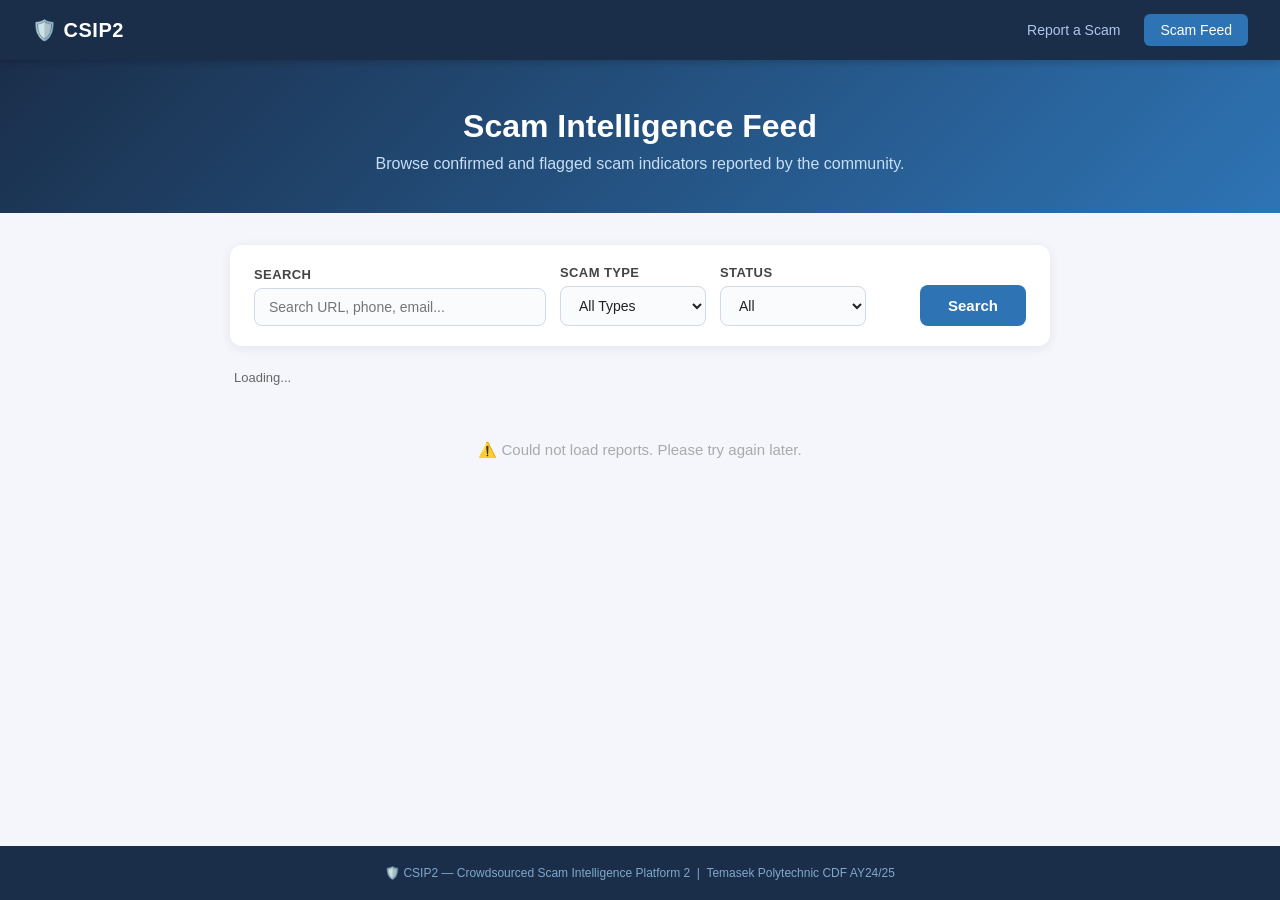
<file: frontend/feed.html>
<!DOCTYPE html>
<html lang="en">
<head>
  <meta charset="UTF-8" />
  <meta name="viewport" content="width=device-width, initial-scale=1.0"/>
  <title>CSIP2 — Scam Intelligence Feed</title>
  <link rel="stylesheet" href="style.css" />
</head>
<body>

  <!-- ── Navigation ── -->
  <nav>
    <div class="nav-logo">🛡️ CSIP2</div>
    <div class="nav-links">
      <a href="index.html">Report a Scam</a>
      <a href="feed.html" class="active">Scam Feed</a>
    </div>
  </nav>

  <!-- ── Hero ── -->
  <section class="hero">
    <h1>Scam Intelligence Feed</h1>
    <p>Browse confirmed and flagged scam indicators reported by the community.</p>
  </section>

  <main class="container">

    <!-- ── Search & Filter Bar ── -->
    <div class="card filter-bar">
      <div class="filter-row">
        <div class="form-group" style="flex:2">
          <label for="search">Search</label>
          <input type="text" id="search" placeholder="Search URL, phone, email..." />
        </div>
        <div class="form-group">
          <label for="filter-type">Scam Type</label>
          <select id="filter-type">
            <option value="">All Types</option>
            <option value="Phishing">Phishing</option>
            <option value="E-Commerce Scam">E-Commerce Scam</option>
            <option value="Impersonation">Impersonation</option>
            <option value="Love Scam">Love Scam</option>
            <option value="Investment Scam">Investment Scam</option>
            <option value="Others">Others</option>
          </select>
        </div>
        <div class="form-group">
          <label for="filter-list">Status</label>
          <select id="filter-list">
            <option value="">All</option>
            <option value="blacklist">🔴 Blacklisted</option>
            <option value="whitelist">🟡 Whitelisted</option>
          </select>
        </div>
        <div class="form-group" style="justify-content:flex-end;align-items:flex-end">
          <button onclick="loadReports()">Search</button>
        </div>
      </div>
    </div>

    <!-- ── Stats Bar ── -->
    <div class="stats-bar" id="stats-bar">
      <span id="total-count">Loading...</span>
    </div>

    <!-- ── Report Cards ── -->
    <div id="reports-container">
      <div class="loading">Loading scam reports...</div>
    </div>

    <!-- ── Pagination ── -->
    <div class="pagination" id="pagination"></div>

  </main>

  <footer>
    <p>🛡️ CSIP2 — Crowdsourced Scam Intelligence Platform 2 &nbsp;|&nbsp; Temasek Polytechnic CDF AY24/25</p>
  </footer>

  <script src="app.js"></script>
  <script>
    // Load reports when page opens
    window.onload = () => loadReports();
  </script>

</body>
</html>
</file>
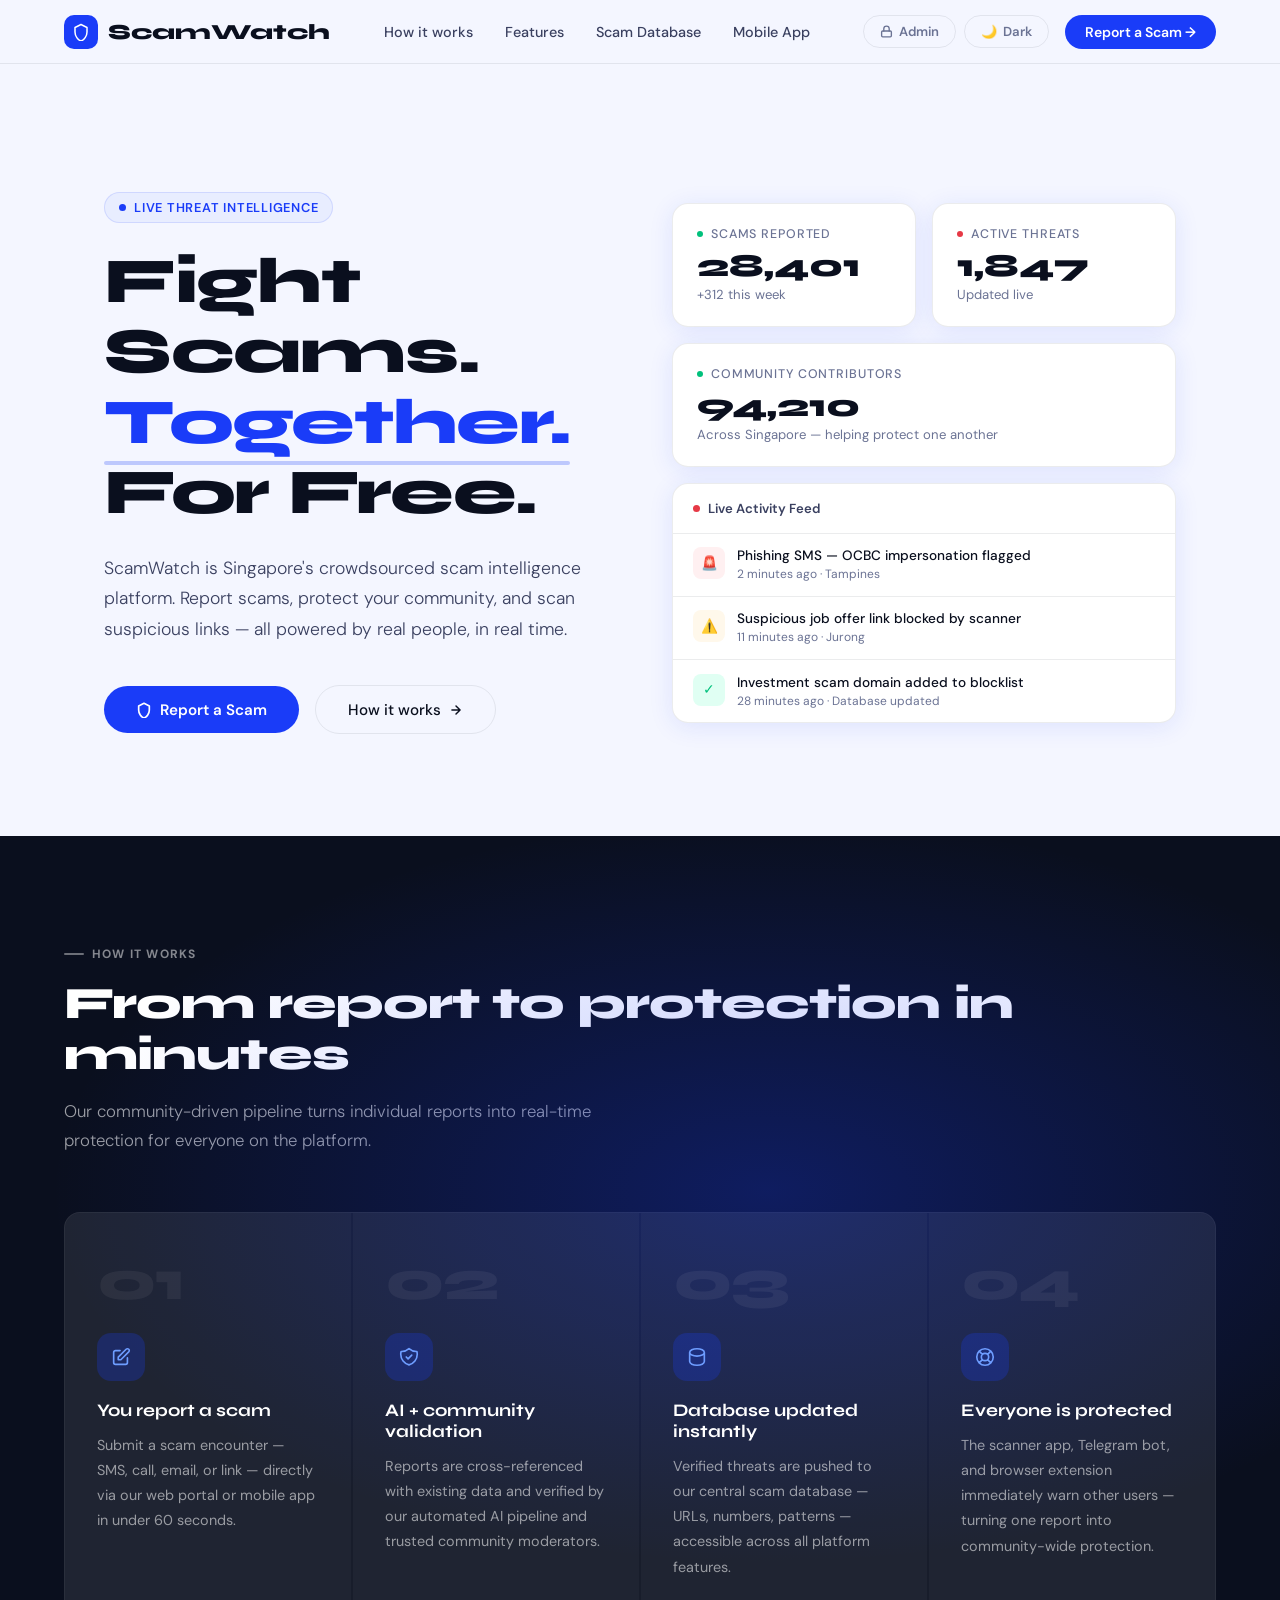
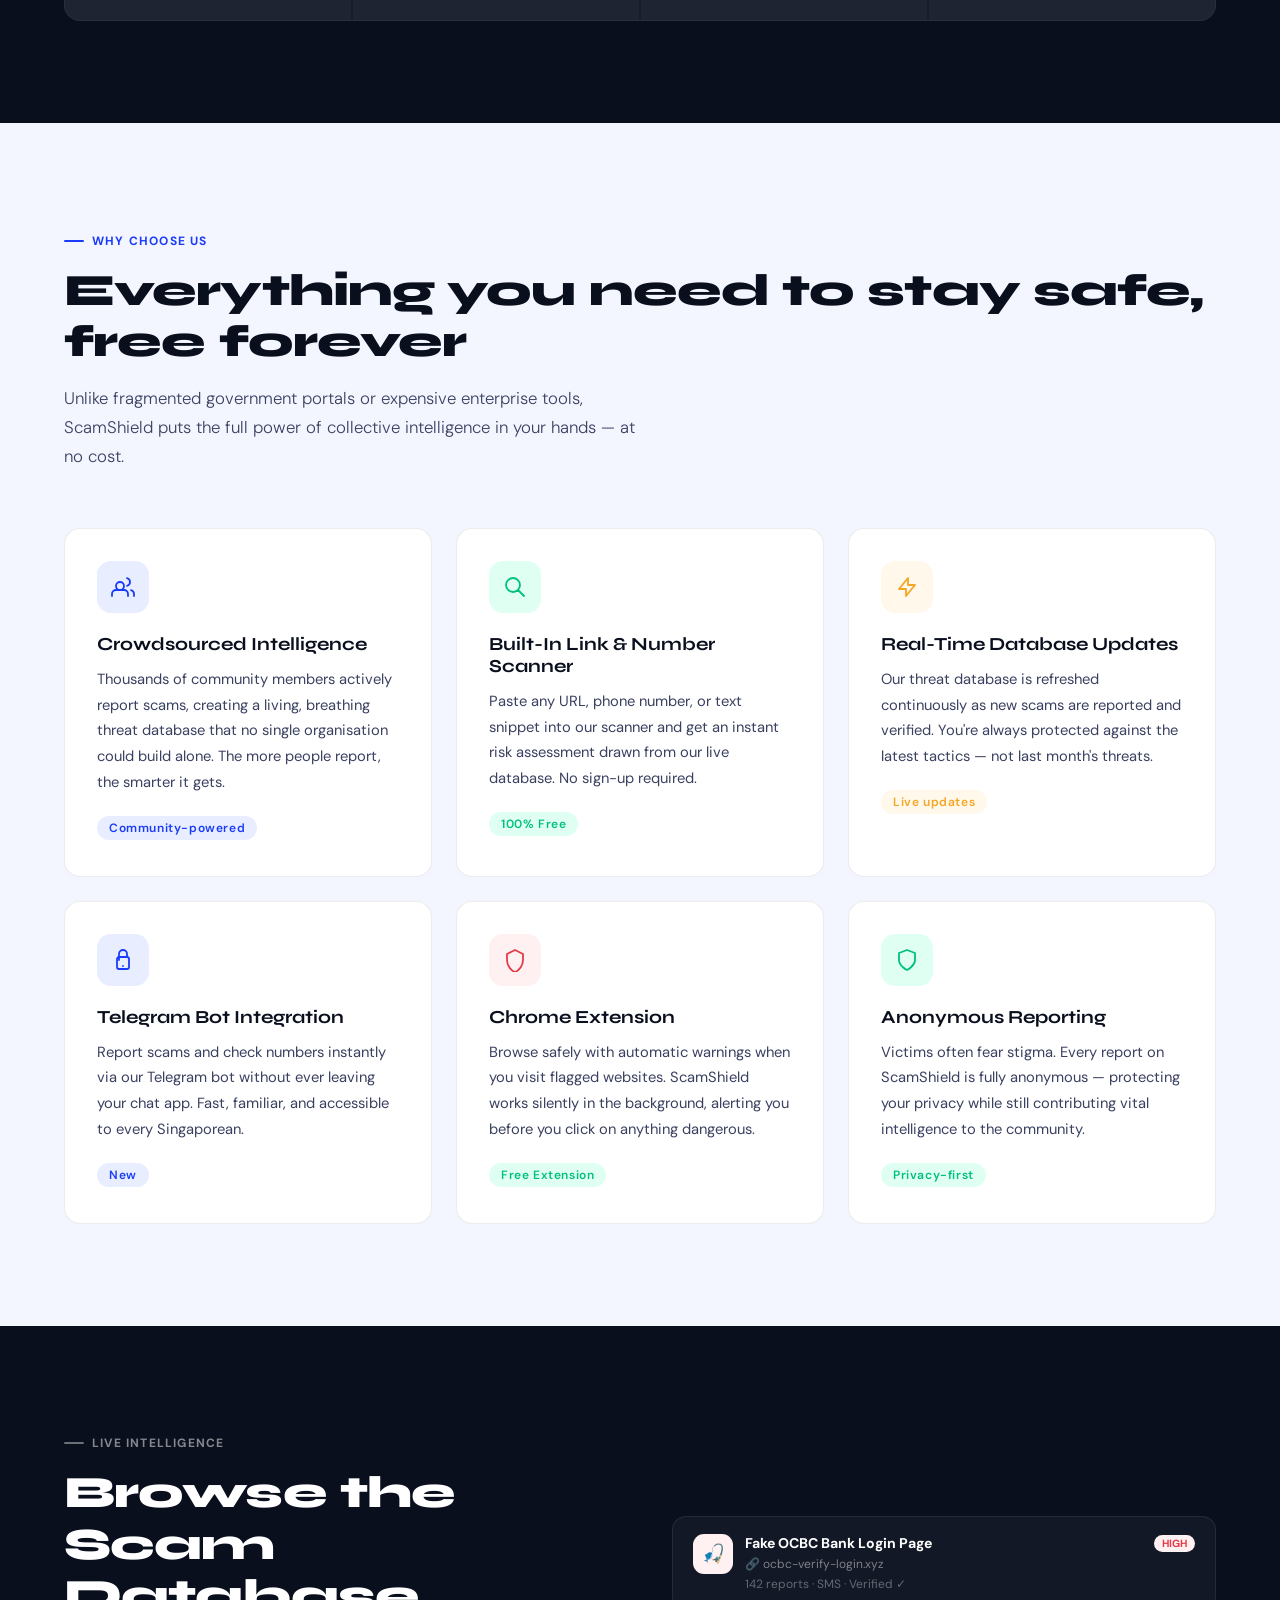
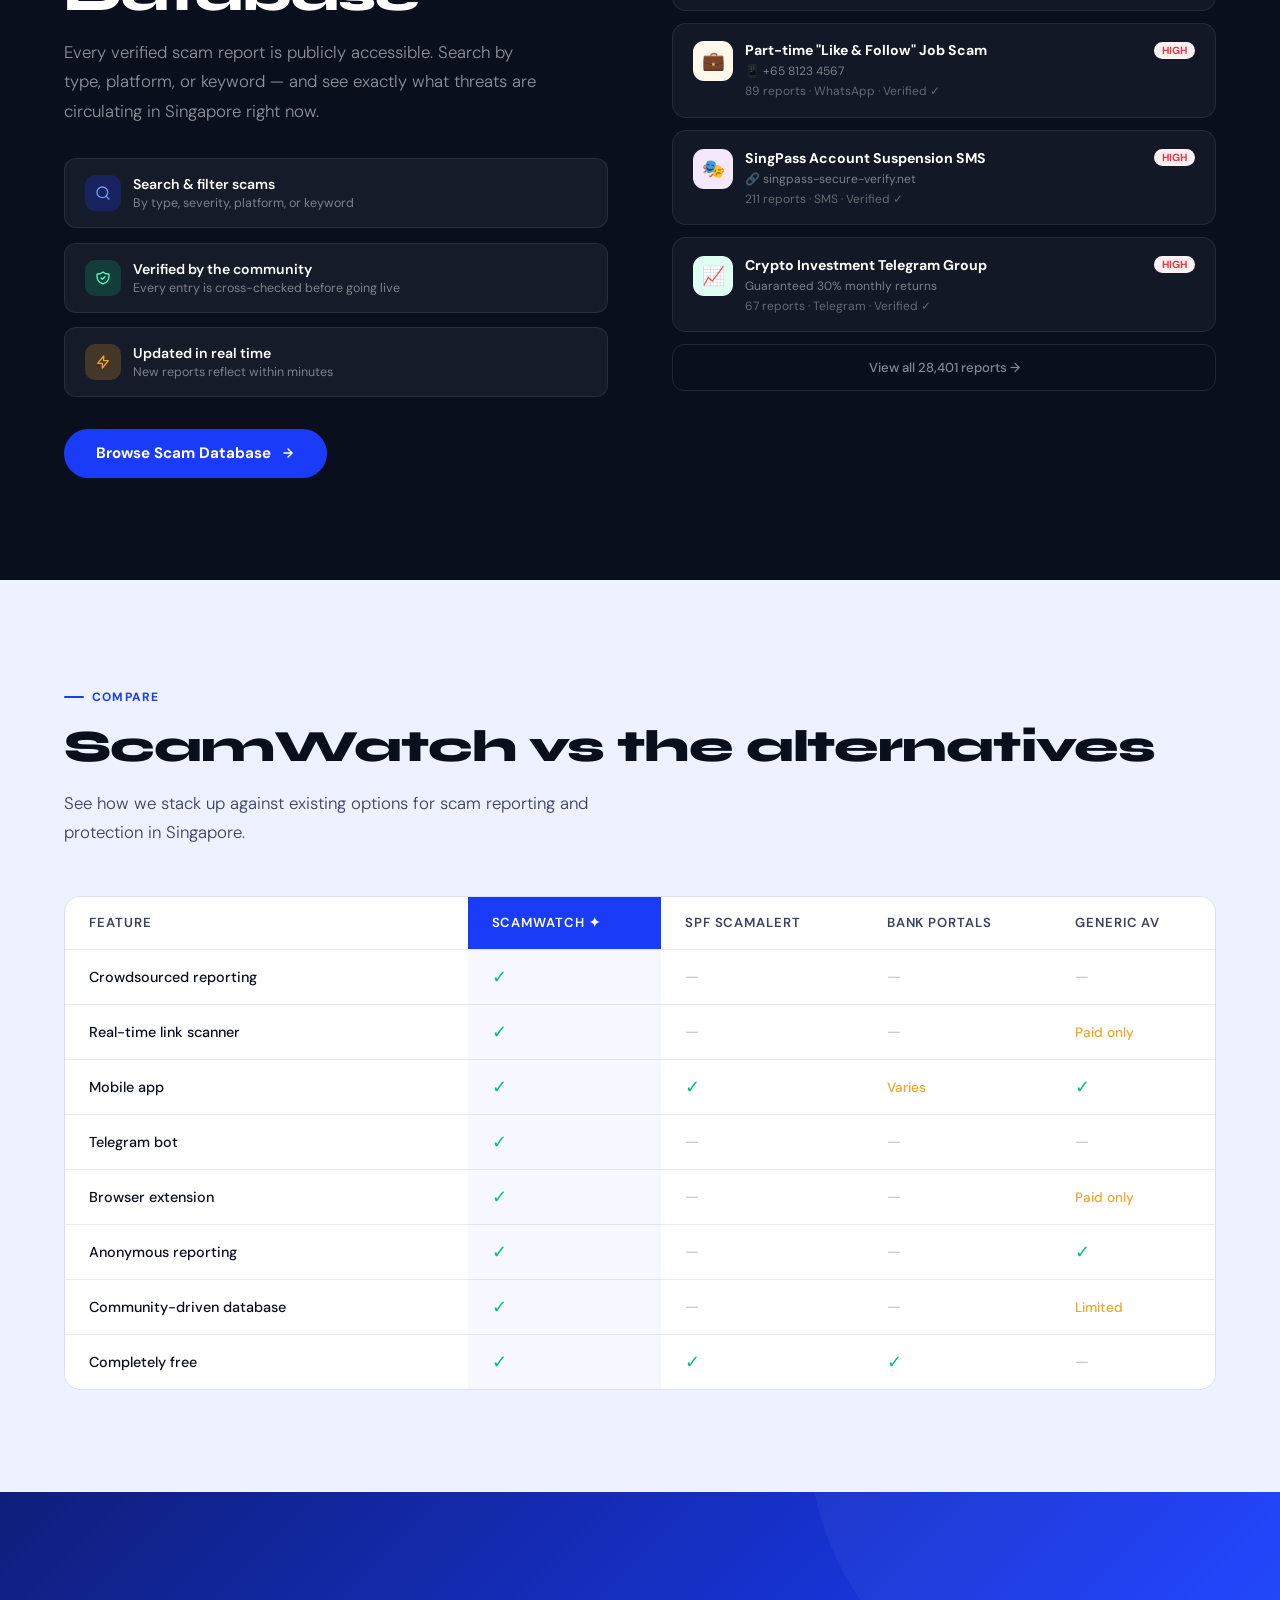
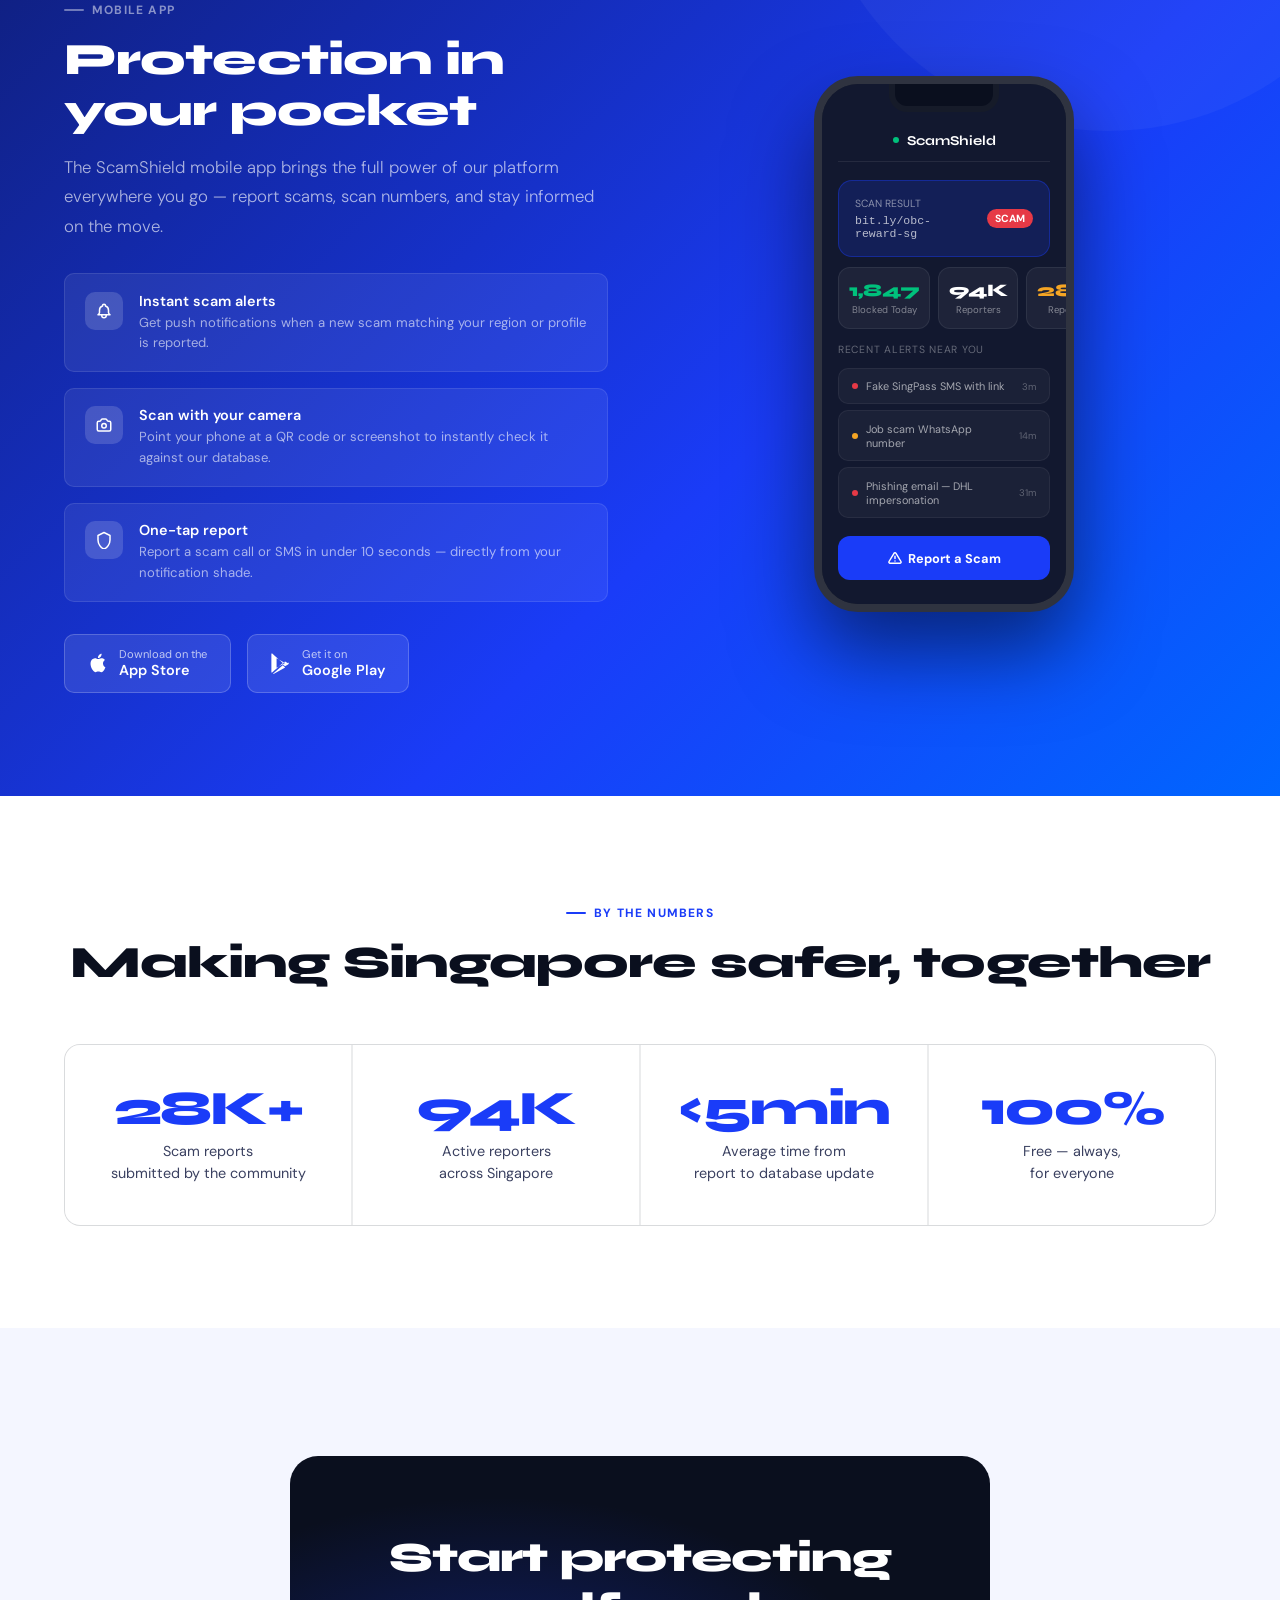
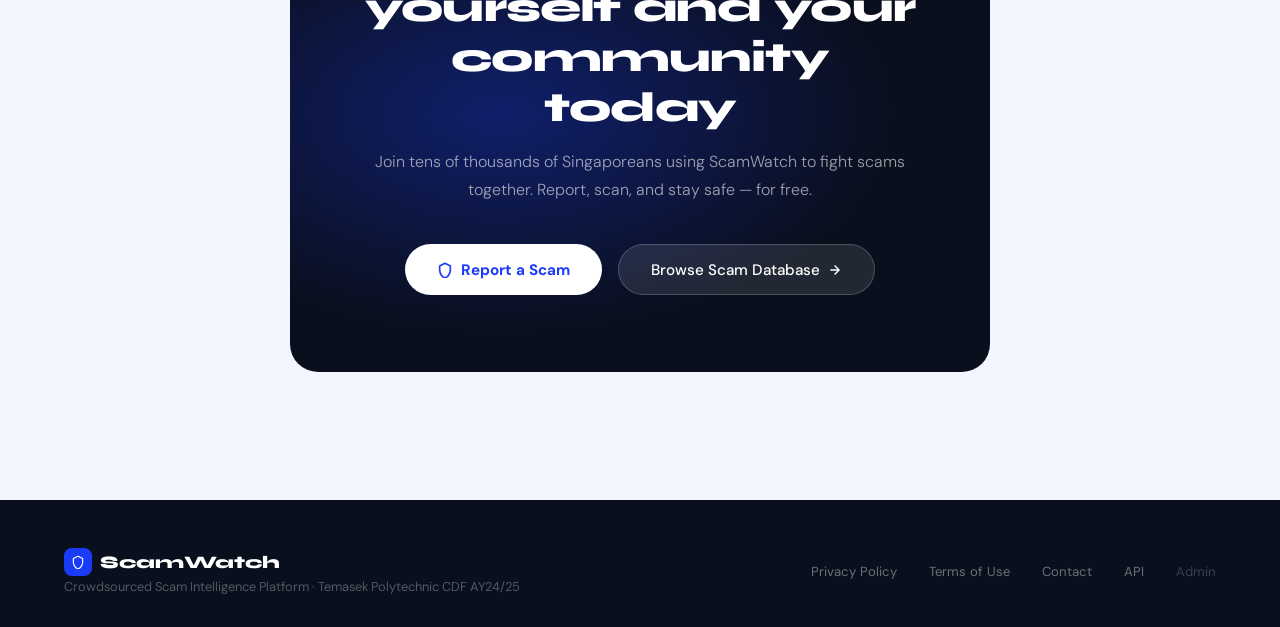
<file: frontend/introduction.html>
<!DOCTYPE html>
<html lang="en">
<head>
<meta charset="UTF-8">
<meta name="viewport" content="width=device-width, initial-scale=1.0">
<title>ScamWatch — Why Choose Us</title>
<link rel="preconnect" href="https://fonts.googleapis.com">
<link rel="preconnect" href="https://fonts.gstatic.com" crossorigin>
<link href="https://fonts.googleapis.com/css2?family=Syne:wght@400;500;600;700;800&family=DM+Sans:ital,opsz,wght@0,9..40,300;0,9..40,400;0,9..40,500;1,9..40,300&display=swap" rel="stylesheet">
<style>
  *, *::before, *::after { box-sizing: border-box; margin: 0; padding: 0; }

  :root {
    --ink: #0a0f1e;
    --ink-soft: #3a4060;
    --ink-muted: #6b7394;
    --bg: #f4f6ff;
    --surface: #ffffff;
    --surface2: #eef1ff;
    --accent: #1a3cf8;
    --accent-light: #e8edff;
    --accent2: #00c17c;
    --accent2-light: #e0fff3;
    --warn: #f5a524;
    --warn-light: #fff8eb;
    --red: #e63946;
    --red-light: #fff0f1;
    --border: rgba(26,60,248,0.12);
    --border-soft: rgba(10,15,30,0.08);
    --shadow: 0 4px 24px rgba(26,60,248,0.10);
    --shadow-lg: 0 12px 48px rgba(26,60,248,0.15);
    --r: 16px;
    --r-sm: 10px;
    --r-pill: 999px;
    --font-display: 'Syne', sans-serif;
    --font-body: 'DM Sans', sans-serif;
  }

  html { scroll-behavior: smooth; }

  body {
    font-family: var(--font-body);
    background: var(--bg);
    color: var(--ink);
    min-height: 100vh;
    overflow-x: hidden;
  }

  /* ── NAV ── */
  nav {
    position: sticky; top: 0; z-index: 100;
    background: rgba(244,246,255,0.85);
    backdrop-filter: blur(20px);
    border-bottom: 1px solid var(--border-soft);
    padding: 0 clamp(1.5rem,5vw,5rem);
    display: flex; align-items: center; justify-content: space-between;
    height: 64px;
  }
  .nav-logo {
    font-family: var(--font-display);
    font-weight: 800; font-size: 1.35rem;
    color: var(--ink);
    text-decoration: none;
    display: flex; align-items: center; gap: 10px;
  }
  .nav-logo-icon {
    width: 34px; height: 34px; border-radius: 10px;
    background: var(--accent);
    display: flex; align-items: center; justify-content: center;
  }
  .nav-logo-icon svg { width: 18px; height: 18px; fill: none; stroke: #fff; stroke-width: 2; stroke-linecap: round; stroke-linejoin: round; }
  .nav-links { display: flex; gap: 2rem; list-style: none; margin-left: auto; }
  .nav-links a { font-size: 0.9rem; color: var(--ink-soft); text-decoration: none; font-weight: 500; transition: color 0.2s; }
  .nav-links a:hover { color: var(--accent); }
  .nav-cta {
    background: var(--accent); color: #fff;
    padding: 0.5rem 1.25rem;
    border-radius: var(--r-pill);
    font-size: 0.875rem; font-weight: 600;
    text-decoration: none;
    transition: transform 0.2s, box-shadow 0.2s;
  }
  .nav-cta:hover { transform: translateY(-1px); box-shadow: var(--shadow); }

  /* ── HERO ── */
  .hero {
    padding: clamp(5rem,10vw,9rem) clamp(1.5rem,5vw,5rem) clamp(4rem,8vw,7rem);
    display: grid;
    grid-template-columns: 1fr 1fr;
    gap: 4rem;
    align-items: center;
    max-width: 1200px; margin: 0 auto;
  }
  .hero-badge {
    display: inline-flex; align-items: center; gap: 8px;
    background: var(--accent-light);
    color: var(--accent);
    font-size: 0.8rem; font-weight: 600; letter-spacing: 0.06em; text-transform: uppercase;
    padding: 6px 14px; border-radius: var(--r-pill);
    margin-bottom: 1.5rem;
    border: 1px solid var(--border);
  }
  .hero-badge-dot {
    width: 7px; height: 7px; border-radius: 50%;
    background: var(--accent);
    animation: pulse 2s infinite;
  }
  @keyframes pulse {
    0%, 100% { opacity: 1; transform: scale(1); }
    50% { opacity: 0.5; transform: scale(1.4); }
  }
  .hero h1 {
    font-family: var(--font-display);
    font-size: clamp(2.6rem, 5vw, 4rem);
    font-weight: 800;
    line-height: 1.1;
    letter-spacing: -0.02em;
    color: var(--ink);
    margin-bottom: 1.5rem;
  }
  .hero h1 .highlight {
    color: var(--accent);
    position: relative;
  }
  .hero h1 .highlight::after {
    content: '';
    position: absolute; bottom: -4px; left: 0; right: 0;
    height: 4px; border-radius: 2px;
    background: var(--accent);
    opacity: 0.25;
  }
  .hero-desc {
    font-size: 1.1rem; color: var(--ink-soft); line-height: 1.75;
    margin-bottom: 2.5rem; font-weight: 300;
  }
  .hero-actions { display: flex; gap: 1rem; flex-wrap: wrap; align-items: center; }
  .btn-primary {
    background: var(--accent); color: #fff;
    padding: 0.85rem 2rem; border-radius: var(--r-pill);
    font-weight: 600; font-size: 0.95rem;
    text-decoration: none;
    transition: transform 0.2s, box-shadow 0.2s;
    display: inline-flex; align-items: center; gap: 8px;
  }
  .btn-primary:hover { transform: translateY(-2px); box-shadow: var(--shadow-lg); }
  .btn-secondary {
    background: transparent; color: var(--ink);
    padding: 0.85rem 2rem; border-radius: var(--r-pill);
    font-weight: 500; font-size: 0.95rem;
    text-decoration: none; border: 1.5px solid var(--border-soft);
    transition: border-color 0.2s, background 0.2s;
    display: inline-flex; align-items: center; gap: 8px;
  }
  .btn-secondary:hover { border-color: var(--accent); background: var(--accent-light); }

  /* ── HERO VISUAL ── */
  .hero-visual {
    display: flex; flex-direction: column; gap: 1rem;
    position: relative;
  }
  .stat-cards {
    display: grid; grid-template-columns: 1fr 1fr; gap: 1rem;
  }
  .stat-card {
    background: var(--surface);
    border-radius: var(--r);
    padding: 1.4rem 1.5rem;
    border: 1px solid var(--border-soft);
    box-shadow: var(--shadow);
    transition: transform 0.3s;
  }
  .stat-card:hover { transform: translateY(-4px); }
  .stat-card.wide { grid-column: span 2; }
  .stat-card-label {
    font-size: 0.78rem; color: var(--ink-muted); font-weight: 500;
    text-transform: uppercase; letter-spacing: 0.07em;
    margin-bottom: 0.5rem;
    display: flex; align-items: center; gap: 8px;
  }
  .dot-green { width: 6px; height: 6px; border-radius: 50%; background: var(--accent2); flex-shrink: 0; }
  .dot-red { width: 6px; height: 6px; border-radius: 50%; background: var(--red); flex-shrink: 0; animation: pulse 1.5s infinite; }
  .stat-card-num {
    font-family: var(--font-display);
    font-size: 2rem; font-weight: 800;
    color: var(--ink); line-height: 1;
    margin-bottom: 0.25rem;
  }
  .stat-card-sub { font-size: 0.82rem; color: var(--ink-muted); }
  .activity-feed {
    background: var(--surface);
    border-radius: var(--r);
    border: 1px solid var(--border-soft);
    overflow: hidden;
    box-shadow: var(--shadow);
  }
  .feed-header {
    padding: 1rem 1.25rem;
    border-bottom: 1px solid var(--border-soft);
    font-size: 0.82rem; font-weight: 600; color: var(--ink-soft);
    display: flex; align-items: center; gap: 8px;
  }
  .feed-item {
    padding: 0.85rem 1.25rem;
    border-bottom: 1px solid var(--border-soft);
    display: flex; align-items: flex-start; gap: 12px;
    animation: slideIn 0.4s ease both;
  }
  .feed-item:last-child { border-bottom: none; }
  @keyframes slideIn {
    from { opacity: 0; transform: translateX(12px); }
    to { opacity: 1; transform: translateX(0); }
  }
  .feed-icon {
    width: 32px; height: 32px; border-radius: 8px;
    flex-shrink: 0;
    display: flex; align-items: center; justify-content: center;
    font-size: 0.85rem;
  }
  .feed-icon.red { background: var(--red-light); color: var(--red); }
  .feed-icon.amber { background: var(--warn-light); color: var(--warn); }
  .feed-icon.green { background: var(--accent2-light); color: var(--accent2); }
  .feed-text { flex: 1; }
  .feed-title { font-size: 0.85rem; font-weight: 500; color: var(--ink); margin-bottom: 2px; }
  .feed-time { font-size: 0.75rem; color: var(--ink-muted); }

  /* ── SECTION COMMONS ── */
  section { padding: clamp(4rem,8vw,7rem) clamp(1.5rem,5vw,5rem); }
  .section-inner { max-width: 1200px; margin: 0 auto; }
  .section-label {
    display: inline-flex; align-items: center; gap: 8px;
    font-size: 0.75rem; font-weight: 700; letter-spacing: 0.1em; text-transform: uppercase;
    color: var(--accent); margin-bottom: 1rem;
  }
  .section-label::before {
    content: ''; width: 20px; height: 2px; background: var(--accent); border-radius: 1px;
  }
  .section-heading {
    font-family: var(--font-display);
    font-size: clamp(2rem, 4vw, 2.8rem);
    font-weight: 800; line-height: 1.15;
    letter-spacing: -0.02em; color: var(--ink);
    margin-bottom: 1rem;
  }
  .section-sub {
    font-size: 1.05rem; color: var(--ink-soft);
    line-height: 1.75; max-width: 580px;
    font-weight: 300;
  }

  /* ── HOW IT WORKS ── */
  .how-bg {
    background: var(--ink);
    position: relative; overflow: hidden;
  }
  .how-bg::before {
    content: '';
    position: absolute; inset: 0;
    background: radial-gradient(ellipse 80% 60% at 60% 40%, rgba(26,60,248,0.3), transparent 70%);
    pointer-events: none;
  }
  .how-bg .section-label { color: rgba(255,255,255,0.5); }
  .how-bg .section-label::before { background: rgba(255,255,255,0.4); }
  .how-bg .section-heading { color: #fff; }
  .how-bg .section-sub { color: rgba(255,255,255,0.6); }
  .steps {
    display: grid;
    grid-template-columns: repeat(auto-fit, minmax(220px, 1fr));
    gap: 1.5px;
    background: rgba(255,255,255,0.06);
    border-radius: var(--r);
    overflow: hidden;
    margin-top: 3.5rem;
    border: 1px solid rgba(255,255,255,0.08);
  }
  .step {
    background: rgba(255,255,255,0.03);
    padding: 2.5rem 2rem;
    position: relative;
    transition: background 0.3s;
  }
  .step:hover { background: rgba(255,255,255,0.07); }
  .step-num {
    font-family: var(--font-display);
    font-size: 3.5rem; font-weight: 800;
    color: rgba(255,255,255,0.06);
    line-height: 1; margin-bottom: 1.5rem;
    letter-spacing: -0.04em;
  }
  .step-icon {
    width: 48px; height: 48px; border-radius: 14px;
    background: rgba(26,60,248,0.25);
    display: flex; align-items: center; justify-content: center;
    margin-bottom: 1.2rem;
  }
  .step-icon svg { width: 22px; height: 22px; fill: none; stroke: #6e9dff; stroke-width: 1.8; stroke-linecap: round; stroke-linejoin: round; }
  .step h3 {
    font-family: var(--font-display);
    font-size: 1.1rem; font-weight: 700;
    color: #fff; margin-bottom: 0.75rem;
  }
  .step p { font-size: 0.9rem; color: rgba(255,255,255,0.55); line-height: 1.75; }
  .step-arrow {
    position: absolute; right: -12px; top: 50%;
    transform: translateY(-50%);
    z-index: 2;
    width: 24px; height: 24px;
    background: var(--accent); border-radius: 50%;
    display: flex; align-items: center; justify-content: center;
  }
  .step-arrow svg { width: 10px; height: 10px; fill: none; stroke: #fff; stroke-width: 2.5; stroke-linecap: round; stroke-linejoin: round; }

  /* ── WHY CHOOSE US ── */
  .features-bg { background: var(--bg); }
  .features-grid {
    display: grid;
    grid-template-columns: repeat(auto-fit, minmax(300px, 1fr));
    gap: 1.5rem; margin-top: 3.5rem;
  }
  .feature-card {
    background: var(--surface);
    border-radius: var(--r);
    padding: 2rem 2rem 2.25rem;
    border: 1px solid var(--border-soft);
    transition: transform 0.3s, box-shadow 0.3s, border-color 0.3s;
    position: relative; overflow: hidden;
  }
  .feature-card::before {
    content: ''; position: absolute;
    top: 0; left: 0; right: 0; height: 3px;
    opacity: 0; transition: opacity 0.3s;
  }
  .feature-card:hover { transform: translateY(-6px); box-shadow: var(--shadow-lg); border-color: var(--border); }
  .feature-card:hover::before { opacity: 1; }
  .feature-card.blue::before { background: var(--accent); }
  .feature-card.green::before { background: var(--accent2); }
  .feature-card.amber::before { background: var(--warn); }
  .feature-card.red::before { background: var(--red); }
  .feat-icon {
    width: 52px; height: 52px; border-radius: 14px;
    display: flex; align-items: center; justify-content: center;
    margin-bottom: 1.25rem;
  }
  .feat-icon.blue { background: var(--accent-light); }
  .feat-icon.green { background: var(--accent2-light); }
  .feat-icon.amber { background: var(--warn-light); }
  .feat-icon.red { background: var(--red-light); }
  .feat-icon svg { width: 24px; height: 24px; fill: none; stroke-width: 1.8; stroke-linecap: round; stroke-linejoin: round; }
  .feat-icon.blue svg { stroke: var(--accent); }
  .feat-icon.green svg { stroke: var(--accent2); }
  .feat-icon.amber svg { stroke: var(--warn); }
  .feat-icon.red svg { stroke: var(--red); }
  .feature-card h3 {
    font-family: var(--font-display);
    font-size: 1.15rem; font-weight: 700;
    color: var(--ink); margin-bottom: 0.75rem;
  }
  .feature-card p { font-size: 0.92rem; color: var(--ink-soft); line-height: 1.75; }
  .feature-card .badge {
    display: inline-block; margin-top: 1.25rem;
    font-size: 0.75rem; font-weight: 600; letter-spacing: 0.05em;
    padding: 4px 12px; border-radius: var(--r-pill);
  }
  .badge.free { background: var(--accent2-light); color: var(--accent2); }
  .badge.new { background: var(--accent-light); color: var(--accent); }
  .badge.realtime { background: var(--warn-light); color: var(--warn); }

  /* ── COMPARISON TABLE ── */
  .compare-bg { background: var(--surface2); }
  .compare-wrap { overflow-x: auto; margin-top: 3rem; border-radius: var(--r); overflow: hidden; border: 1px solid var(--border-soft); }
  table { width: 100%; border-collapse: collapse; background: var(--surface); font-size: 0.9rem; }
  th {
    padding: 1.1rem 1.5rem; text-align: left;
    border-bottom: 1px solid var(--border-soft);
    font-weight: 600; color: var(--ink-soft);
    font-size: 0.82rem; text-transform: uppercase; letter-spacing: 0.07em;
  }
  th.highlight-col { background: var(--accent); color: #fff; }
  td {
    padding: 1rem 1.5rem;
    border-bottom: 1px solid var(--border-soft);
    color: var(--ink-soft);
    vertical-align: middle;
  }
  td.feature-name { font-weight: 500; color: var(--ink); }
  td.highlight-col { background: rgba(26,60,248,0.04); }
  tr:last-child td { border-bottom: none; }
  tr:hover td { background: var(--accent-light); }
  tr:hover td.highlight-col { background: rgba(26,60,248,0.08); }
  .check { color: var(--accent2); font-size: 1.1rem; }
  .cross { color: rgba(10,15,30,0.25); font-size: 1rem; }
  .partial { color: var(--warn); font-size: 0.85rem; font-weight: 500; }

  /* ── APP PROMO ── */
  .app-section {
    background: linear-gradient(135deg, #0f1e7a 0%, #1a3cf8 60%, #0066ff 100%);
    position: relative; overflow: hidden;
  }
  .app-section::after {
    content: '';
    position: absolute; top: -40%; right: -10%;
    width: 600px; height: 600px; border-radius: 50%;
    background: rgba(255,255,255,0.04);
    pointer-events: none;
  }
  .app-inner {
    max-width: 1200px; margin: 0 auto;
    display: grid; grid-template-columns: 1fr 1fr;
    gap: 4rem; align-items: center;
    position: relative; z-index: 1;
  }
  .app-section .section-label { color: rgba(255,255,255,0.5); }
  .app-section .section-label::before { background: rgba(255,255,255,0.4); }
  .app-section .section-heading { color: #fff; }
  .app-section .section-sub { color: rgba(255,255,255,0.65); }
  .app-features { margin-top: 2rem; display: flex; flex-direction: column; gap: 1rem; }
  .app-feature {
    display: flex; align-items: flex-start; gap: 16px;
    background: rgba(255,255,255,0.07);
    border-radius: var(--r-sm);
    padding: 1.1rem 1.25rem;
    border: 1px solid rgba(255,255,255,0.1);
    transition: background 0.2s;
  }
  .app-feature:hover { background: rgba(255,255,255,0.12); }
  .app-feat-icon {
    width: 38px; height: 38px; border-radius: 10px;
    background: rgba(255,255,255,0.15);
    display: flex; align-items: center; justify-content: center;
    flex-shrink: 0;
  }
  .app-feat-icon svg { width: 18px; height: 18px; fill: none; stroke: #fff; stroke-width: 2; stroke-linecap: round; stroke-linejoin: round; }
  .app-feat-text h4 { font-size: 0.9rem; font-weight: 600; color: #fff; margin-bottom: 3px; }
  .app-feat-text p { font-size: 0.82rem; color: rgba(255,255,255,0.6); line-height: 1.55; }
  .store-buttons { display: flex; gap: 1rem; margin-top: 2rem; flex-wrap: wrap; }
  .store-btn {
    display: flex; align-items: center; gap: 10px;
    background: rgba(255,255,255,0.1);
    border: 1px solid rgba(255,255,255,0.2);
    border-radius: var(--r-sm); padding: 0.8rem 1.4rem;
    color: #fff; text-decoration: none;
    transition: background 0.2s, transform 0.2s;
    font-size: 0.85rem;
  }
  .store-btn:hover { background: rgba(255,255,255,0.18); transform: translateY(-2px); }
  .store-btn svg { width: 22px; height: 22px; fill: #fff; }
  .store-btn-text small { display: block; font-size: 0.7rem; opacity: 0.7; }
  .store-btn-text strong { font-size: 0.9rem; font-weight: 600; }

  /* Mobile mockup */
  .phone-mockup {
    display: flex; justify-content: center;
    position: relative;
  }
  .phone-frame {
    width: 260px;
    background: #0a0f1e;
    border-radius: 44px;
    border: 8px solid rgba(255,255,255,0.15);
    overflow: hidden;
    box-shadow: 0 40px 80px rgba(0,0,0,0.5), inset 0 0 0 1px rgba(255,255,255,0.08);
    position: relative;
  }
  .phone-notch {
    width: 110px; height: 28px; border-radius: 0 0 18px 18px;
    background: #0a0f1e; margin: 0 auto;
    position: absolute; top: 0; left: 50%; transform: translateX(-50%);
    z-index: 2; border: 6px solid rgba(255,255,255,0.05);
    border-top: none;
  }
  .phone-screen {
    padding: 3rem 1rem 1.5rem;
    min-height: 480px;
    background: #12182f;
    display: flex; flex-direction: column; gap: 10px;
  }
  .phone-header {
    font-family: var(--font-display);
    font-size: 0.85rem; font-weight: 700; color: #fff;
    text-align: center; margin-bottom: 0.5rem;
    padding-bottom: 0.75rem;
    border-bottom: 1px solid rgba(255,255,255,0.08);
    display: flex; align-items: center; justify-content: center; gap: 8px;
  }
  .phone-header-dot { width: 6px; height: 6px; border-radius: 50%; background: var(--accent2); animation: pulse 2s infinite; }
  .scan-card {
    background: rgba(26,60,248,0.2);
    border: 1px solid rgba(26,60,248,0.4);
    border-radius: 14px;
    padding: 1rem;
    display: flex; align-items: center; gap: 10px;
  }
  .scan-pill {
    background: var(--red); color: #fff;
    font-size: 0.65rem; font-weight: 700;
    padding: 3px 8px; border-radius: var(--r-pill);
    white-space: nowrap;
  }
  .scan-domain { font-size: 0.72rem; color: rgba(255,255,255,0.7); flex: 1; font-family: monospace; }
  .phone-stat-row { display: flex; gap: 8px; }
  .phone-stat {
    flex: 1; background: rgba(255,255,255,0.05);
    border-radius: 12px; padding: 0.75rem 0.6rem;
    text-align: center; border: 1px solid rgba(255,255,255,0.07);
  }
  .phone-stat-num { font-family: var(--font-display); font-size: 1.1rem; font-weight: 800; color: #fff; }
  .phone-stat-label { font-size: 0.6rem; color: rgba(255,255,255,0.45); margin-top: 2px; }
  .phone-report-btn {
    background: var(--accent); color: #fff;
    border-radius: 12px; padding: 0.85rem;
    text-align: center; font-size: 0.8rem; font-weight: 700;
    cursor: pointer; margin-top: 0.5rem;
    display: flex; align-items: center; justify-content: center; gap: 6px;
  }
  .phone-report-btn svg { width: 14px; height: 14px; stroke: #fff; fill: none; stroke-width: 2.5; stroke-linecap: round; stroke-linejoin: round; }
  .mini-feed { display: flex; flex-direction: column; gap: 6px; }
  .mini-feed-item {
    background: rgba(255,255,255,0.04);
    border-radius: 10px; padding: 0.65rem 0.8rem;
    display: flex; align-items: center; gap: 8px;
    border: 1px solid rgba(255,255,255,0.06);
  }
  .mini-feed-dot { width: 6px; height: 6px; border-radius: 50%; flex-shrink: 0; }
  .mini-feed-text { font-size: 0.68rem; color: rgba(255,255,255,0.6); flex: 1; }
  .mini-feed-time { font-size: 0.6rem; color: rgba(255,255,255,0.3); }

  /* ── TESTIMONIALS / STATS ── */
  .stats-section { background: var(--surface); }
  .stats-grid {
    display: grid;
    grid-template-columns: repeat(auto-fit, minmax(200px, 1fr));
    gap: 2px; background: var(--border-soft);
    border-radius: var(--r); overflow: hidden;
    border: 1px solid var(--border-soft);
    margin-top: 3.5rem;
  }
  .stat-block {
    background: var(--surface);
    padding: 2.5rem 2rem;
    text-align: center;
    transition: background 0.3s;
  }
  .stat-block:hover { background: var(--accent-light); }
  .stat-block-num {
    font-family: var(--font-display);
    font-size: 3rem; font-weight: 800;
    color: var(--accent); line-height: 1;
    margin-bottom: 0.5rem;
    letter-spacing: -0.04em;
  }
  .stat-block-label { font-size: 0.9rem; color: var(--ink-soft); line-height: 1.5; }

  /* ── CTA ── */
  .cta-section {
    background: var(--bg);
    text-align: center;
    padding: clamp(5rem,10vw,9rem) clamp(1.5rem,5vw,5rem);
  }
  .cta-inner {
    max-width: 700px; margin: 0 auto;
    background: var(--ink);
    border-radius: 28px; padding: clamp(3rem,6vw,5rem) clamp(2rem,5vw,4rem);
    position: relative; overflow: hidden;
  }
  .cta-inner::before {
    content: '';
    position: absolute; inset: 0;
    background: radial-gradient(ellipse 80% 60% at 30% 50%, rgba(26,60,248,0.35), transparent 70%);
    pointer-events: none;
  }
  .cta-inner h2 {
    font-family: var(--font-display);
    font-size: clamp(1.8rem, 4vw, 2.6rem);
    font-weight: 800; color: #fff;
    margin-bottom: 1rem; position: relative; z-index: 1;
    letter-spacing: -0.02em; line-height: 1.2;
  }
  .cta-inner p {
    color: rgba(255,255,255,0.6); font-size: 1rem;
    line-height: 1.75; margin-bottom: 2.5rem;
    font-weight: 300; position: relative; z-index: 1;
  }
  .cta-buttons { display: flex; gap: 1rem; justify-content: center; flex-wrap: wrap; position: relative; z-index: 1; }
  .cta-btn-white {
    background: #fff; color: var(--accent);
    padding: 0.9rem 2rem; border-radius: var(--r-pill);
    font-weight: 700; font-size: 0.95rem;
    text-decoration: none;
    transition: transform 0.2s, box-shadow 0.2s;
    display: inline-flex; align-items: center; gap: 8px;
  }
  .cta-btn-white:hover { transform: translateY(-2px); box-shadow: 0 12px 30px rgba(0,0,0,0.3); }
  .cta-btn-ghost {
    background: rgba(255,255,255,0.1); color: #fff;
    padding: 0.9rem 2rem; border-radius: var(--r-pill);
    font-weight: 500; font-size: 0.95rem;
    text-decoration: none; border: 1px solid rgba(255,255,255,0.2);
    transition: background 0.2s, transform 0.2s;
    display: inline-flex; align-items: center; gap: 8px;
  }
  .cta-btn-ghost:hover { background: rgba(255,255,255,0.18); transform: translateY(-2px); }

  /* ── FOOTER ── */
  footer {
    background: var(--ink);
    padding: 3rem clamp(1.5rem,5vw,5rem) 2rem;
    color: rgba(255,255,255,0.4);
    font-size: 0.85rem;
    display: flex; align-items: center; justify-content: space-between;
    flex-wrap: gap; gap: 1rem;
  }
  .footer-logo {
    font-family: var(--font-display);
    font-weight: 800; font-size: 1.1rem; color: #fff;
    display: flex; align-items: center; gap: 8px; text-decoration: none;
  }
  .footer-logo-icon {
    width: 28px; height: 28px; border-radius: 8px;
    background: var(--accent);
    display: flex; align-items: center; justify-content: center;
  }
  .footer-logo-icon svg { width: 14px; height: 14px; fill: none; stroke: #fff; stroke-width: 2; stroke-linecap: round; stroke-linejoin: round; }
  .footer-tagline { color: rgba(255,255,255,0.3); font-size: 0.8rem; margin-top: 2px; }
  .footer-links { display: flex; gap: 2rem; }
  .footer-links a { color: rgba(255,255,255,0.4); text-decoration: none; transition: color 0.2s; font-size: 0.82rem; }
  .footer-links a:hover { color: #fff; }

  /* ── RESPONSIVE ── */
  @media (max-width: 900px) {
    .hero, .app-inner { grid-template-columns: 1fr; }
    .hero-visual { order: -1; }
    nav .nav-links { display: none; }
    .steps { grid-template-columns: 1fr; }
    .step-arrow { display: none; }
    #database .section-inner > div { grid-template-columns: 1fr !important; }
  }
  @media (max-width: 600px) {
    .stat-cards { grid-template-columns: 1fr; }
    .stat-card.wide { grid-column: span 1; }
  }


/* ── Dark Mode — Fix hero sections ─────────────────── */
/* page-header was using --ink which becomes light in dark mode */
[data-theme="dark"] .page-header {
  background: #0d1117 !important;
  border-bottom: 1px solid rgba(255,255,255,0.06);
}
[data-theme="dark"] .page-header::before {
  background: radial-gradient(ellipse 60% 80% at 80% 40%, rgba(26,60,248,0.2), transparent 65%);
}

/* Fix hero section in introduction.html */
[data-theme="dark"] body {
  background: var(--bg) !important;
}
[data-theme="dark"] .hero-section,
[data-theme="dark"] section {
  background: transparent;
}

/* Fix nav in dark mode */
[data-theme="dark"] nav,
[data-theme="dark"] .navbar {
  background: #161b22 !important;
  border-bottom: 1px solid rgba(255,255,255,0.06) !important;
}
[data-theme="dark"] .nav-logo {
  color: #e8eaf6 !important;
}
[data-theme="dark"] .nav-links a,
[data-theme="dark"] .nav-links li a {
  color: #9fa8c0 !important;
}

/* Fix cards and surfaces */
[data-theme="dark"] .scam-card,
[data-theme="dark"] .step-card,
[data-theme="dark"] .form-card,
[data-theme="dark"] .tip-card,
[data-theme="dark"] .feature-card,
[data-theme="dark"] .card {
  background: #161b22 !important;
  border-color: rgba(255,255,255,0.06) !important;
}

/* Fix sidebar filters */
[data-theme="dark"] .sidebar,
[data-theme="dark"] .filters-sidebar,
[data-theme="dark"] .filter-section {
  background: #161b22 !important;
  border-color: rgba(255,255,255,0.06) !important;
}

/* Fix toolbar */
[data-theme="dark"] .toolbar {
  background: #161b22 !important;
  border-color: rgba(255,255,255,0.06) !important;
}

/* Fix modal */
[data-theme="dark"] .modal,
[data-theme="dark"] .modal-body,
[data-theme="dark"] .modal-header {
  background: #161b22 !important;
  border-color: rgba(255,255,255,0.06) !important;
  color: #e8eaf6 !important;
}
[data-theme="dark"] .modal-overlay {
  background: rgba(0,0,0,0.7) !important;
}

/* Fix tables */
[data-theme="dark"] table,
[data-theme="dark"] th,
[data-theme="dark"] td {
  background: #161b22 !important;
  border-color: rgba(255,255,255,0.06) !important;
  color: #e8eaf6 !important;
}
[data-theme="dark"] tr:nth-child(even) td {
  background: #1c2128 !important;
}

/* Fix report form specific elements */
[data-theme="dark"] .type-card,
[data-theme="dark"] .severity-option,
[data-theme="dark"] .confirm-option {
  background: #1c2128 !important;
  border-color: rgba(255,255,255,0.1) !important;
}
[data-theme="dark"] .type-card:hover,
[data-theme="dark"] .severity-option:hover {
  border-color: var(--accent) !important;
  background: rgba(26,60,248,0.1) !important;
}
[data-theme="dark"] .type-card.selected,
[data-theme="dark"] .severity-option.selected {
  border-color: var(--accent) !important;
  background: rgba(26,60,248,0.15) !important;
}

/* Fix footer */
[data-theme="dark"] footer,
[data-theme="dark"] .footer {
  background: #0d1117 !important;
  border-top: 1px solid rgba(255,255,255,0.06) !important;
  color: #6b7394 !important;
}

/* Smooth transition */
body, nav, .page-header, .scam-card, .card,
.filter-section, .toolbar, .modal, input, select, textarea {
  transition: background 0.3s ease, color 0.2s ease, border-color 0.2s ease;
}


/* ══════════════════════════════════════════════════
   DARK MODE — Complete Override
   ══════════════════════════════════════════════════ */

/* Smooth transition on everything */
*, *::before, *::after {
  transition: background-color 0.25s ease, color 0.2s ease,
              border-color 0.2s ease, box-shadow 0.2s ease !important;
}

[data-theme="dark"] {
  /* Core palette */
  --ink:          #cdd9e5;
  --ink-soft:     #8b949e;
  --ink-muted:    #6e7681;
  --bg:           #0d1117;
  --surface:      #161b22;
  --surface2:     #1c2128;
  --border:       rgba(240,246,252,0.1);
  --border-soft:  rgba(240,246,252,0.07);
  --accent-light: rgba(26,60,248,0.18);
  --accent2-light:rgba(0,193,124,0.15);
  --shadow:       0 8px 24px rgba(1,4,9,0.4);
  color-scheme:   dark;
}

/* ── Universal background reset ── */
[data-theme="dark"] html,
[data-theme="dark"] body {
  background: #0d1117 !important;
  color: #cdd9e5 !important;
}

/* ── Kill ALL white/light backgrounds ── */
[data-theme="dark"] *:not(img):not(svg):not(video):not(.nav-logo-icon) {
  border-color: rgba(240,246,252,0.1) !important;
}

/* ── Navigation ── */
[data-theme="dark"] nav,
[data-theme="dark"] header,
[data-theme="dark"] .navbar {
  background: #161b22 !important;
  box-shadow: 0 1px 0 rgba(240,246,252,0.1) !important;
}
[data-theme="dark"] .nav-logo,
[data-theme="dark"] .nav-logo span { color: #cdd9e5 !important; }
[data-theme="dark"] .nav-links a,
[data-theme="dark"] nav a:not(.nav-cta):not(.nav-logo) {
  color: #8b949e !important;
}
[data-theme="dark"] .nav-links a:hover { color: #cdd9e5 !important; }

/* ── Hero / Page Header ── */
[data-theme="dark"] .page-header,
[data-theme="dark"] .hero-section,
[data-theme="dark"] [class*="hero"],
[data-theme="dark"] [class*="banner"],
[data-theme="dark"] [class*="header"] {
  background: #0d1117 !important;
}
[data-theme="dark"] .page-header::before,
[data-theme="dark"] [class*="hero"]::before {
  background: radial-gradient(ellipse 60% 80% at 70% 40%,
    rgba(26,60,248,0.15), transparent 65%) !important;
}

/* ── All sections ── */
[data-theme="dark"] section,
[data-theme="dark"] main,
[data-theme="dark"] article,
[data-theme="dark"] aside {
  background: #0d1117 !important;
}

/* ── Cards & Surfaces ── */
[data-theme="dark"] .card,
[data-theme="dark"] .scam-card,
[data-theme="dark"] .step-card,
[data-theme="dark"] .form-card,
[data-theme="dark"] .tip-card,
[data-theme="dark"] .feature-card,
[data-theme="dark"] .type-card,
[data-theme="dark"] .severity-option,
[data-theme="dark"] .confirm-option,
[data-theme="dark"] .filter-section,
[data-theme="dark"] .filter-group,
[data-theme="dark"] .info-box,
[data-theme="dark"] .alert-box,
[data-theme="dark"] [class*="-card"],
[data-theme="dark"] [class*="-box"],
[data-theme="dark"] [class*="-panel"] {
  background: #161b22 !important;
  box-shadow: 0 2px 8px rgba(1,4,9,0.3) !important;
}

/* Hover states for cards */
[data-theme="dark"] .scam-card:hover,
[data-theme="dark"] .card:hover { background: #1c2128 !important; }
[data-theme="dark"] .type-card.selected,
[data-theme="dark"] .severity-option.selected {
  background: rgba(26,60,248,0.2) !important;
}

/* ── Toolbar & Sticky bars ── */
[data-theme="dark"] .toolbar,
[data-theme="dark"] .sticky-bar,
[data-theme="dark"] [class*="toolbar"],
[data-theme="dark"] [class*="topbar"] {
  background: #161b22 !important;
  box-shadow: 0 1px 0 rgba(240,246,252,0.07), 0 4px 16px rgba(1,4,9,0.3) !important;
}

/* ── Sidebar ── */
[data-theme="dark"] .sidebar,
[data-theme="dark"] [class*="sidebar"],
[data-theme="dark"] .filters-sidebar,
[data-theme="dark"] .side-panel {
  background: #0d1117 !important;
}
[data-theme="dark"] .filter-section { background: #161b22 !important; }
[data-theme="dark"] .filter-section-title { color: #8b949e !important; }
[data-theme="dark"] .filter-tag {
  background: #1c2128 !important;
  color: #8b949e !important;
}
[data-theme="dark"] .filter-tag.active,
[data-theme="dark"] .filter-tag:hover {
  background: rgba(26,60,248,0.2) !important;
  color: #79c0ff !important;
}

/* ── Inputs & Forms ── */
[data-theme="dark"] input,
[data-theme="dark"] select,
[data-theme="dark"] textarea,
[data-theme="dark"] [class*="input"],
[data-theme="dark"] [class*="field"] {
  background: #1c2128 !important;
  color: #cdd9e5 !important;
  border-color: rgba(240,246,252,0.15) !important;
}
[data-theme="dark"] input::placeholder,
[data-theme="dark"] textarea::placeholder { color: #6e7681 !important; }
[data-theme="dark"] input:focus,
[data-theme="dark"] select:focus,
[data-theme="dark"] textarea:focus {
  border-color: #1a3cf8 !important;
  box-shadow: 0 0 0 3px rgba(26,60,248,0.2) !important;
  background: #1c2128 !important;
}
[data-theme="dark"] select option { background: #1c2128 !important; }

/* ── Modals & Overlays ── */
[data-theme="dark"] .modal,
[data-theme="dark"] [class*="modal"],
[data-theme="dark"] [class*="dialog"],
[data-theme="dark"] [class*="drawer"] {
  background: #161b22 !important;
  box-shadow: 0 24px 64px rgba(1,4,9,0.6) !important;
}
[data-theme="dark"] .modal-header,
[data-theme="dark"] .modal-body,
[data-theme="dark"] .modal-footer {
  background: #161b22 !important;
  border-color: rgba(240,246,252,0.07) !important;
}
[data-theme="dark"] .modal-overlay,
[data-theme="dark"] [class*="-overlay"],
[data-theme="dark"] [class*="-backdrop"] {
  background: rgba(1,4,9,0.8) !important;
}

/* ── Tables ── */
[data-theme="dark"] table { background: #161b22 !important; }
[data-theme="dark"] th {
  background: #1c2128 !important;
  color: #8b949e !important;
}
[data-theme="dark"] td { color: #cdd9e5 !important; }
[data-theme="dark"] tr:nth-child(even) td { background: #1c2128 !important; }
[data-theme="dark"] tr:hover td { background: rgba(26,60,248,0.08) !important; }

/* ── Footer ── */
[data-theme="dark"] footer,
[data-theme="dark"] .footer,
[data-theme="dark"] [class*="footer"] {
  background: #161b22 !important;
  border-top: 1px solid rgba(240,246,252,0.07) !important;
  color: #6e7681 !important;
}

/* ── Badges & Tags ── */
[data-theme="dark"] .badge,
[data-theme="dark"] .tag,
[data-theme="dark"] [class*="badge"],
[data-theme="dark"] [class*="-pill"] {
  background: #1c2128 !important;
}
[data-theme="dark"] .badge-high { background: rgba(248,81,73,0.2) !important; color: #f85149 !important; }
[data-theme="dark"] .badge-medium { background: rgba(210,153,34,0.2) !important; color: #d2a122 !important; }
[data-theme="dark"] .badge-low { background: rgba(63,185,80,0.2) !important; color: #3fb950 !important; }

/* ── Severity & status colors ── */
[data-theme="dark"] .sev-high { color: #f85149 !important; }
[data-theme="dark"] .sev-medium { color: #d2a122 !important; }
[data-theme="dark"] .sev-low { color: #3fb950 !important; }
[data-theme="dark"] .status-verified { color: #3fb950 !important; }
[data-theme="dark"] .status-pending { color: #d2a122 !important; }

/* ── Stats blocks ── */
[data-theme="dark"] .header-stat,
[data-theme="dark"] [class*="-stat"],
[data-theme="dark"] [class*="stat-"] {
  background: rgba(255,255,255,0.04) !important;
  border-color: rgba(240,246,252,0.08) !important;
}
[data-theme="dark"] .stat-num { color: #cdd9e5 !important; }
[data-theme="dark"] .stat-label { color: #6e7681 !important; }

/* ── Text colors ── */
[data-theme="dark"] h1,
[data-theme="dark"] h2,
[data-theme="dark"] h3,
[data-theme="dark"] h4,
[data-theme="dark"] h5 { color: #cdd9e5 !important; }
[data-theme="dark"] p { color: #8b949e !important; }
[data-theme="dark"] label { color: #cdd9e5 !important; }

/* ── Links ── */
[data-theme="dark"] a:not(.nav-cta):not(.btn):not([class*="button"]) {
  color: #79c0ff !important;
}

/* ── Dividers ── */
[data-theme="dark"] hr,
[data-theme="dark"] [class*="divider"] {
  border-color: rgba(240,246,252,0.1) !important;
}

/* ── Skeleton loader ── */
[data-theme="dark"] .skeleton,
[data-theme="dark"] [class*="skeleton"] {
  background: linear-gradient(90deg, #1c2128 25%, #21262d 50%, #1c2128 75%) !important;
}

/* ── Pagination ── */
[data-theme="dark"] .tbl-page-btn,
[data-theme="dark"] .page-btn {
  background: #1c2128 !important;
  color: #8b949e !important;
  border-color: rgba(240,246,252,0.1) !important;
}
[data-theme="dark"] .tbl-page-btn.active,
[data-theme="dark"] .page-btn.active {
  background: #1a3cf8 !important;
  color: #fff !important;
}

/* ── Toggle button style in dark mode ── */
[data-theme="dark"] .theme-toggle {
  background: #1c2128 !important;
  border-color: rgba(240,246,252,0.15) !important;
  color: #cdd9e5 !important;
}
[data-theme="dark"] .theme-toggle:hover {
  background: rgba(26,60,248,0.2) !important;
  border-color: #1a3cf8 !important;
  color: #79c0ff !important;
}


.hamburger { display: none; }

/* ══════════════════════════════════════════════
   MOBILE RESPONSIVE — Full phone optimisation
   ══════════════════════════════════════════════ */

/* ── Base mobile resets ── */
@media (max-width: 768px) {

  /* Nav — hamburger menu */
  nav {
    padding: 0 1rem !important;
    height: 56px !important;
    position: sticky; top: 0; z-index: 100;
  }
  .nav-links { display: none !important; }
  .nav-logo-text, .sidebar-logo-text { font-size: 0.95rem !important; }

  /* Hamburger button */
  .hamburger {
    display: flex !important;
    flex-direction: column;
    gap: 5px;
    cursor: pointer;
    padding: 6px;
    margin-left: 0.5rem;
    background: none;
    border: none;
    order: 99;
  }
  .hamburger span {
    display: block;
    width: 22px; height: 2px;
    background: var(--ink);
    border-radius: 2px;
    transition: all 0.3s;
  }

  /* Mobile menu drawer */
  .mobile-menu {
    display: none;
    position: fixed;
    top: 56px; left: 0; right: 0;
    background: var(--surface);
    border-bottom: 1px solid var(--border-soft);
    padding: 1rem;
    z-index: 99;
    flex-direction: column;
    gap: 0.5rem;
    box-shadow: 0 8px 24px rgba(0,0,0,0.15);
  }
  .mobile-menu.open { display: flex !important; }
  .mobile-menu a {
    padding: 0.75rem 1rem;
    border-radius: 8px;
    font-size: 0.95rem;
    font-weight: 500;
    color: var(--ink-soft);
    text-decoration: none;
    border-bottom: 1px solid var(--border-soft);
  }
  .mobile-menu a:last-child { border-bottom: none; }
  .mobile-menu a:active { background: var(--surface2); }

  /* Right-side nav actions — hide toggle label */
  .theme-toggle .toggle-label { display: none !important; }
  .nav-cta {
    padding: 0.4rem 0.75rem !important;
    font-size: 0.78rem !important;
  }

  /* Hero sections */
  .hero, .hero-section {
    grid-template-columns: 1fr !important;
    padding: 3rem 1.25rem 2rem !important;
    text-align: center !important;
    gap: 2rem !important;
  }
  h1 { font-size: clamp(1.8rem, 8vw, 2.5rem) !important; }
  h2 { font-size: clamp(1.4rem, 6vw, 2rem) !important; }

  /* Page headers */
  .page-header { padding: 2rem 1.25rem 0 !important; }
  .page-header-inner {
    grid-template-columns: 1fr !important;
    gap: 1rem !important;
  }
  .page-header h1 { font-size: 2rem !important; }

  /* Stats grid — 2 columns on phone */
  .header-stats, .stats-grid, .stat-grid {
    grid-template-columns: 1fr 1fr !important;
    gap: 0.75rem !important;
  }
  .header-stat, .stat-card {
    padding: 0.85rem 1rem !important;
  }
  .stat-num, .header-stat-num {
    font-size: 1.5rem !important;
  }

  /* Scam cards — single column */
  .scam-grid, .cards-grid {
    grid-template-columns: 1fr !important;
    gap: 0.85rem !important;
  }

  /* Toolbar — stack filters */
  .toolbar {
    flex-direction: column !important;
    gap: 0.75rem !important;
    padding: 1rem !important;
    position: static !important;
  }
  .toolbar-left, .toolbar-right {
    width: 100% !important;
    flex-wrap: wrap !important;
  }
  .search-box, .tb-search {
    width: 100% !important;
    max-width: 100% !important;
  }
  .filter-pill-wrap {
    overflow-x: auto !important;
    flex-wrap: nowrap !important;
    -webkit-overflow-scrolling: touch;
    padding-bottom: 4px;
  }

  /* Sidebar — hide on mobile */
  .filter-sidebar, .sidebar {
    display: none !important;
  }
  .main-layout {
    grid-template-columns: 1fr !important;
  }

  /* Modal — full screen on phone */
  .modal-overlay {
    padding: 0 !important;
    align-items: flex-end !important;
  }
  .modal {
    border-radius: 20px 20px 0 0 !important;
    max-height: 90vh !important;
    width: 100% !important;
    max-width: 100% !important;
  }

  /* Report form */
  .form-area {
    grid-template-columns: 1fr !important;
  }
  .scam-type-grid {
    grid-template-columns: repeat(2, 1fr) !important;
    gap: 0.6rem !important;
  }
  .type-card {
    padding: 0.75rem !important;
    font-size: 0.82rem !important;
  }
  .field-row {
    grid-template-columns: 1fr !important;
  }
  .form-actions {
    flex-direction: column !important;
    gap: 0.75rem !important;
  }
  .btn-submit, .submit-btn {
    width: 100% !important;
  }

  /* Feature / info grids */
  .features-grid, .info-grid, .how-grid {
    grid-template-columns: 1fr !important;
    gap: 1rem !important;
  }

  /* Sections padding */
  section, .section {
    padding-left: 1.25rem !important;
    padding-right: 1.25rem !important;
  }

  /* Buttons — bigger tap targets */
  .btn, button:not(.hamburger):not(.modal-close) {
    min-height: 44px !important;
    min-width: 44px !important;
  }

  /* Pagination */
  .pagination {
    flex-wrap: wrap !important;
    justify-content: center !important;
    gap: 4px !important;
  }

  /* Footer */
  footer, .footer {
    flex-direction: column !important;
    text-align: center !important;
    gap: 0.5rem !important;
    padding: 1.5rem 1.25rem !important;
  }
  .footer-links {
    flex-wrap: wrap !important;
    justify-content: center !important;
  }
}

/* ── Very small phones (< 380px) ── */
@media (max-width: 380px) {
  .header-stats, .stats-grid {
    grid-template-columns: 1fr !important;
  }
  .scam-type-grid {
    grid-template-columns: 1fr 1fr !important;
  }
  h1 { font-size: 1.6rem !important; }
  .nav-cta { display: none !important; }
}

</style>
  <link rel="stylesheet" href="mobile.css">
</head>
<body>

<!-- NAV -->
<nav>
  <a href="index.html" class="nav-logo">
    <div class="nav-logo-icon">
      <svg viewBox="0 0 24 24"><path d="M12 2L4 6v6c0 5.5 3.8 10.7 8 12 4.2-1.3 8-6.5 8-12V6l-8-4z"/></svg>
    </div>
    ScamWatch
  </a>
  <ul class="nav-links">
    <li><a href="#how">How it works</a></li>
    <li><a href="#features">Features</a></li>
    <li><a href="existingscams.html">Scam Database</a></li>
    
    <li><a href="#app">Mobile App</a></li>
  </ul>
  <div style="display:flex;align-items:center;gap:0.5rem;margin-left:auto;">
    <button onclick="openAdminLogin()" style="display:flex;align-items:center;gap:6px;background:transparent;border:1.5px solid var(--border-soft);border-radius:var(--r-pill);padding:0.45rem 1rem;font-family:var(--font-body);font-size:0.82rem;font-weight:600;color:var(--ink-muted);cursor:pointer;transition:all 0.2s;" onmouseover="this.style.borderColor='var(--accent)';this.style.color='var(--accent)';this.style.background='var(--accent-light)'" onmouseout="this.style.borderColor='var(--border-soft)';this.style.color='var(--ink-muted)';this.style.background='transparent'">
      <svg width="13" height="13" viewBox="0 0 24 24" fill="none" stroke="currentColor" stroke-width="2.5" stroke-linecap="round" stroke-linejoin="round"><rect x="3" y="11" width="18" height="11" rx="2" ry="2"/><path d="M7 11V7a5 5 0 0 1 10 0v4"/></svg>
      Admin
    </button>
    <button id="theme-toggle-btn" onclick="toggleTheme()" title="Toggle dark mode"
  style="display:flex;align-items:center;gap:6px;background:transparent;border:1.5px solid var(--border-soft);border-radius:999px;padding:0.45rem 1rem;font-family:inherit;font-size:0.82rem;font-weight:600;color:var(--ink-muted);cursor:pointer;transition:all 0.2s;"
  onmouseover="this.style.borderColor='var(--accent)';this.style.color='var(--accent)';this.style.background='var(--accent-light)'"
  onmouseout="this.style.borderColor='var(--border-soft)';this.style.color='var(--ink-muted)';this.style.background='transparent'">
  <span id="toggle-icon-el" style="font-size:13px">🌙</span>
  <span id="toggle-label-el">Dark</span>
</button>
      <a href="reportscam.html" class="nav-cta" style="margin-left:0.5rem">Report a Scam →</a>
  </div>
</nav>

<!-- ── ADMIN LOGIN MODAL ── -->
<div id="admin-modal-overlay" onclick="handleOverlayClick(event)" style="position:fixed;inset:0;background:rgba(10,15,30,0.65);backdrop-filter:blur(10px);z-index:1000;display:flex;align-items:center;justify-content:center;padding:2rem;opacity:0;pointer-events:none;transition:opacity 0.25s;">
  <div id="admin-modal" style="background:var(--surface);border-radius:20px;width:100%;max-width:420px;box-shadow:0 24px 80px rgba(10,15,30,0.4);border:1px solid var(--border-soft);transform:translateY(20px) scale(0.97);transition:transform 0.3s cubic-bezier(0.34,1.56,0.64,1);overflow:hidden;">

    <!-- Modal Header -->
    <div style="background:var(--ink);padding:2rem 2rem 1.5rem;position:relative;overflow:hidden;">
      <div style="position:absolute;inset:0;background:radial-gradient(ellipse 80% 80% at 20% 50%,rgba(26,60,248,0.35),transparent 70%);pointer-events:none;"></div>
      <div style="position:relative;z-index:1;display:flex;align-items:center;gap:12px;margin-bottom:1rem;">
        <div style="width:40px;height:40px;border-radius:12px;background:var(--accent);display:flex;align-items:center;justify-content:center;">
          <svg width="18" height="18" viewBox="0 0 24 24" fill="none" stroke="#fff" stroke-width="2" stroke-linecap="round" stroke-linejoin="round"><rect x="3" y="11" width="18" height="11" rx="2" ry="2"/><path d="M7 11V7a5 5 0 0 1 10 0v4"/></svg>
        </div>
        <div>
          <div style="font-family:var(--font-display);font-weight:800;font-size:1.15rem;color:#fff;">Admin Login</div>
          <div style="font-size:0.75rem;color:rgba(255,255,255,0.45);">ScamWatch Control Panel</div>
        </div>
        <button onclick="closeAdminLogin()" style="margin-left:auto;width:32px;height:32px;border-radius:50%;background:rgba(255,255,255,0.08);border:1px solid rgba(255,255,255,0.12);cursor:pointer;display:flex;align-items:center;justify-content:center;color:rgba(255,255,255,0.6);transition:all 0.2s;" onmouseover="this.style.background='rgba(248,81,73,0.3)';this.style.color='#f88'" onmouseout="this.style.background='rgba(255,255,255,0.08)';this.style.color='rgba(255,255,255,0.6)'">
          <svg width="14" height="14" viewBox="0 0 24 24" fill="none" stroke="currentColor" stroke-width="2.5" stroke-linecap="round" stroke-linejoin="round"><path d="M18 6 6 18M6 6l12 12"/></svg>
        </button>
      </div>
    </div>

    <!-- Modal Body -->
    <div style="padding:1.75rem 2rem 2rem;">
      <div id="admin-login-error" style="display:none;background:var(--red-light);border:1px solid rgba(230,57,70,0.25);border-radius:10px;padding:0.75rem 1rem;font-size:0.82rem;color:var(--red);margin-bottom:1.25rem;display:none;align-items:center;gap:8px;">
        <svg width="14" height="14" viewBox="0 0 24 24" fill="none" stroke="currentColor" stroke-width="2" stroke-linecap="round" stroke-linejoin="round"><circle cx="12" cy="12" r="10"/><line x1="12" y1="8" x2="12" y2="12"/><line x1="12" y1="16" x2="12.01" y2="16"/></svg>
        Incorrect username or password. Please try again.
      </div>

      <div style="margin-bottom:1.25rem;">
        <label style="display:block;font-size:0.75rem;font-weight:700;color:var(--ink-soft);text-transform:uppercase;letter-spacing:0.07em;margin-bottom:7px;">Username</label>
        <div style="display:flex;align-items:center;gap:10px;background:var(--bg);border:1.5px solid var(--border-soft);border-radius:10px;padding:0.7rem 1rem;transition:border-color 0.2s;" id="user-field-wrap">
          <svg width="15" height="15" viewBox="0 0 24 24" fill="none" stroke="var(--ink-muted)" stroke-width="2" stroke-linecap="round" stroke-linejoin="round"><path d="M20 21v-2a4 4 0 0 0-4-4H8a4 4 0 0 0-4 4v2"/><circle cx="12" cy="7" r="4"/></svg>
          <input type="text" id="admin-username" placeholder="Enter username" autocomplete="username" style="background:transparent;border:none;outline:none;font-family:var(--font-body);font-size:0.92rem;color:var(--ink);width:100%;" onfocus="document.getElementById('user-field-wrap').style.borderColor='var(--accent)'" onblur="document.getElementById('user-field-wrap').style.borderColor='var(--border-soft)'" onkeydown="if(event.key==='Enter')document.getElementById('admin-password').focus()">
        </div>
      </div>

      <div style="margin-bottom:1.75rem;">
        <label style="display:block;font-size:0.75rem;font-weight:700;color:var(--ink-soft);text-transform:uppercase;letter-spacing:0.07em;margin-bottom:7px;">Password</label>
        <div style="display:flex;align-items:center;gap:10px;background:var(--bg);border:1.5px solid var(--border-soft);border-radius:10px;padding:0.7rem 1rem;transition:border-color 0.2s;" id="pass-field-wrap">
          <svg width="15" height="15" viewBox="0 0 24 24" fill="none" stroke="var(--ink-muted)" stroke-width="2" stroke-linecap="round" stroke-linejoin="round"><rect x="3" y="11" width="18" height="11" rx="2" ry="2"/><path d="M7 11V7a5 5 0 0 1 10 0v4"/></svg>
          <input type="password" id="admin-password" placeholder="Enter password" autocomplete="current-password" style="background:transparent;border:none;outline:none;font-family:var(--font-body);font-size:0.92rem;color:var(--ink);width:100%;flex:1;" onfocus="document.getElementById('pass-field-wrap').style.borderColor='var(--accent)'" onblur="document.getElementById('pass-field-wrap').style.borderColor='var(--border-soft)'" onkeydown="if(event.key==='Enter')attemptLogin()">
          <button onclick="togglePassword()" id="pw-toggle" style="background:transparent;border:none;cursor:pointer;color:var(--ink-muted);padding:0;display:flex;align-items:center;" title="Show/hide password">
            <svg id="pw-eye" width="15" height="15" viewBox="0 0 24 24" fill="none" stroke="currentColor" stroke-width="2" stroke-linecap="round" stroke-linejoin="round"><path d="M1 12s4-8 11-8 11 8 11 8-4 8-11 8-11-8-11-8z"/><circle cx="12" cy="12" r="3"/></svg>
          </button>
        </div>
      </div>

      <button onclick="attemptLogin()" id="login-btn" style="width:100%;padding:0.85rem;border-radius:var(--r-pill);background:var(--accent);color:#fff;border:none;font-family:var(--font-display);font-size:0.95rem;font-weight:700;cursor:pointer;transition:all 0.2s;display:flex;align-items:center;justify-content:center;gap:8px;" onmouseover="this.style.transform='translateY(-1px)';this.style.boxShadow='0 8px 24px rgba(26,60,248,0.35)'" onmouseout="this.style.transform='';this.style.boxShadow=''">
        <svg width="16" height="16" viewBox="0 0 24 24" fill="none" stroke="currentColor" stroke-width="2.5" stroke-linecap="round" stroke-linejoin="round"><path d="M15 3h4a2 2 0 0 1 2 2v14a2 2 0 0 1-2 2h-4"/><polyline points="10 17 15 12 10 7"/><line x1="15" y1="12" x2="3" y2="12"/></svg>
        <span id="login-btn-text">Sign In to Dashboard</span>
      </button>
    </div>
  </div>
</div>

<script>
const API = 'https://csip2-backend-production.up.railway.app/api';

// Helper — wraps fetch() and adds the JWT token header automatically
async function apiFetch(endpoint, options = {}) {
    const token = localStorage.getItem('sw_token');
    const headers = { 'Content-Type': 'application/json', ...options.headers };
    if (token) headers['Authorization'] = `Bearer ${token}`;
    const res = await fetch(`${API}${endpoint}`, { ...options, headers });
    return res;
}
function openAdminLogin() {
  const overlay = document.getElementById('admin-modal-overlay');
  overlay.style.opacity = '1';
  overlay.style.pointerEvents = 'all';
  document.getElementById('admin-modal').style.transform = 'translateY(0) scale(1)';
  setTimeout(() => document.getElementById('admin-username').focus(), 100);
  document.getElementById('admin-login-error').style.display = 'none';
  document.getElementById('admin-username').value = '';
  document.getElementById('admin-password').value = '';
}
function closeAdminLogin() {
  const overlay = document.getElementById('admin-modal-overlay');
  overlay.style.opacity = '0';
  overlay.style.pointerEvents = 'none';
  document.getElementById('admin-modal').style.transform = 'translateY(20px) scale(0.97)';
}
function handleOverlayClick(e) {
  if (e.target === document.getElementById('admin-modal-overlay')) closeAdminLogin();
}
function togglePassword() {
  const pw = document.getElementById('admin-password');
  pw.type = pw.type === 'password' ? 'text' : 'password';
}
document.addEventListener('keydown', e => { if (e.key === 'Escape') closeAdminLogin(); });

async function attemptLogin() {
    const user    = document.getElementById('admin-username').value.trim();
    const pass    = document.getElementById('admin-password').value;
    const errBox  = document.getElementById('admin-login-error');
    const btn     = document.getElementById('login-btn');
    const btnText = document.getElementById('login-btn-text');

    btn.disabled = true;
    btn.style.opacity = '0.8';
    btnText.textContent = 'Signing in…';

    try {
        const res  = await fetch(`${API}/auth/login`, {
            method:  'POST',
            headers: { 'Content-Type': 'application/json' },
            body:    JSON.stringify({
                // Your login modal uses username, but backend expects full email
                email:    user.includes('@') ? user : `${user}@scamwatch.sg`,
                password: pass,
            })
        });
        const data = await res.json();

        if (res.ok) {
            // Save token so admindashboard can use it
            localStorage.setItem('sw_token', data.token);
            localStorage.setItem('sw_admin', JSON.stringify(data.admin));

            btnText.textContent = '✓ Redirecting…';
            btn.style.background = '#00c17c';
            setTimeout(() => { window.location.href = 'admindashboard.html'; }, 700);
        } else {
            // Wrong credentials
            errBox.style.display = 'flex';
            btn.disabled = false;
            btn.style.opacity = '1';
            btnText.textContent = 'Sign In to Dashboard';
            document.getElementById('admin-password').value = '';
            document.getElementById('admin-password').focus();
            // Shake animation
            const modal = document.getElementById('admin-modal');
            modal.style.animation = 'shake 0.4s ease';
            setTimeout(() => modal.style.animation = '', 400);
        }
    } catch (err) {
        // Backend not running or network error
        errBox.style.display = 'flex';
        errBox.querySelector('div') && (errBox.querySelector('div').textContent = 'Cannot reach server. Is Flask running?');
        btn.disabled = false;
        btn.style.opacity = '1';
        btnText.textContent = 'Sign In to Dashboard';
    }
}
</script>

<style>
@keyframes shake {
  0%,100%{transform:translateX(0) scale(1)}
  20%{transform:translateX(-8px) scale(1)}
  40%{transform:translateX(8px) scale(1)}
  60%{transform:translateX(-5px) scale(1)}
  80%{transform:translateX(5px) scale(1)}
}
</style>

<!-- HERO -->
<section style="padding: 0;">
  <div class="hero">
    <div class="hero-content">
      <div class="hero-badge">
        <div class="hero-badge-dot"></div>
        Live Threat Intelligence
      </div>
      <h1>Fight Scams. <span class="highlight">Together.</span> For Free.</h1>
      <p class="hero-desc">ScamWatch is Singapore's crowdsourced scam intelligence platform. Report scams, protect your community, and scan suspicious links — all powered by real people, in real time.</p>
      <div class="hero-actions">
        <a href="reportscam.html" class="btn-primary">
          <svg width="16" height="16" viewBox="0 0 24 24" fill="none" stroke="currentColor" stroke-width="2.5" stroke-linecap="round" stroke-linejoin="round"><path d="M12 2L4 6v6c0 5.5 3.8 10.7 8 12 4.2-1.3 8-6.5 8-12V6l-8-4z"/></svg>
          Report a Scam
        </a>
        <a href="#how" class="btn-secondary">
          How it works
          <svg width="14" height="14" viewBox="0 0 24 24" fill="none" stroke="currentColor" stroke-width="2.5" stroke-linecap="round" stroke-linejoin="round"><path d="M5 12h14m-7-7l7 7-7 7"/></svg>
        </a>
      </div>
    </div>

    <div class="hero-visual">
      <div class="stat-cards">
        <div class="stat-card">
          <div class="stat-card-label"><div class="dot-green"></div> Scams Reported</div>
          <div class="stat-card-num">28,401</div>
          <div class="stat-card-sub">+312 this week</div>
        </div>
        <div class="stat-card">
          <div class="stat-card-label"><div class="dot-red"></div> Active Threats</div>
          <div class="stat-card-num">1,847</div>
          <div class="stat-card-sub">Updated live</div>
        </div>
        <div class="stat-card wide">
          <div class="stat-card-label"><div class="dot-green"></div> Community Contributors</div>
          <div class="stat-card-num">94,210</div>
          <div class="stat-card-sub">Across Singapore — helping protect one another</div>
        </div>
      </div>

      <div class="activity-feed">
        <div class="feed-header">
          <div style="width:7px;height:7px;border-radius:50%;background:var(--red);animation:pulse 1.5s infinite;"></div>
          Live Activity Feed
        </div>
        <div class="feed-item" style="animation-delay:0.1s">
          <div class="feed-icon red">🚨</div>
          <div class="feed-text">
            <div class="feed-title">Phishing SMS — OCBC impersonation flagged</div>
            <div class="feed-time">2 minutes ago · Tampines</div>
          </div>
        </div>
        <div class="feed-item" style="animation-delay:0.25s">
          <div class="feed-icon amber">⚠️</div>
          <div class="feed-text">
            <div class="feed-title">Suspicious job offer link blocked by scanner</div>
            <div class="feed-time">11 minutes ago · Jurong</div>
          </div>
        </div>
        <div class="feed-item" style="animation-delay:0.4s">
          <div class="feed-icon green">✓</div>
          <div class="feed-text">
            <div class="feed-title">Investment scam domain added to blocklist</div>
            <div class="feed-time">28 minutes ago · Database updated</div>
          </div>
        </div>
      </div>
    </div>
  </div>
</section>

<!-- HOW IT WORKS -->
<section class="how-bg" id="how">
  <div class="section-inner">
    <div class="section-label">How It Works</div>
    <h2 class="section-heading">From report to protection in minutes</h2>
    <p class="section-sub">Our community-driven pipeline turns individual reports into real-time protection for everyone on the platform.</p>

    <div class="steps">
      <div class="step">
        <div class="step-num">01</div>
        <div class="step-icon">
          <svg viewBox="0 0 24 24"><path d="M11 5H6a2 2 0 0 0-2 2v11a2 2 0 0 0 2 2h11a2 2 0 0 0 2-2v-5m-1.414-9.414a2 2 0 1 1 2.828 2.828L11.828 15H9v-2.828l8.586-8.586z"/></svg>
        </div>
        <h3>You report a scam</h3>
        <p>Submit a scam encounter — SMS, call, email, or link — directly via our web portal or mobile app in under 60 seconds.</p>
        <div class="step-arrow" style="display:none"></div>
      </div>

      <div class="step">
        <div class="step-num">02</div>
        <div class="step-icon">
          <svg viewBox="0 0 24 24"><path d="M9 12l2 2 4-4m5.618-4.016A11.955 11.955 0 0 1 12 2.944a11.955 11.955 0 0 1-8.618 3.04A12.02 12.02 0 0 0 3 9c0 5.591 3.824 10.29 9 11.622 5.176-1.332 9-6.03 9-11.622 0-1.042-.133-2.052-.382-3.016z"/></svg>
        </div>
        <h3>AI + community validation</h3>
        <p>Reports are cross-referenced with existing data and verified by our automated AI pipeline and trusted community moderators.</p>
      </div>

      <div class="step">
        <div class="step-num">03</div>
        <div class="step-icon">
          <svg viewBox="0 0 24 24"><path d="M4 7v10c0 2.21 3.582 4 8 4s8-1.79 8-4V7M4 7c0 2.21 3.582 4 8 4s8-1.79 8-4M4 7c0-2.21 3.582-4 8-4s8 1.79 8 4"/></svg>
        </div>
        <h3>Database updated instantly</h3>
        <p>Verified threats are pushed to our central scam database — URLs, numbers, patterns — accessible across all platform features.</p>
      </div>

      <div class="step">
        <div class="step-num">04</div>
        <div class="step-icon">
          <svg viewBox="0 0 24 24"><path d="M18.364 5.636l-3.536 3.536m0 5.656l3.536 3.536M9.172 9.172L5.636 5.636m3.536 9.192l-3.536 3.536M21 12a9 9 0 1 1-18 0 9 9 0 0 1 18 0zm-5 0a4 4 0 1 1-8 0 4 4 0 0 1 8 0z"/></svg>
        </div>
        <h3>Everyone is protected</h3>
        <p>The scanner app, Telegram bot, and browser extension immediately warn other users — turning one report into community-wide protection.</p>
      </div>
    </div>
  </div>
</section>

<!-- FEATURES / WHY CHOOSE US -->
<section class="features-bg" id="features">
  <div class="section-inner">
    <div class="section-label">Why Choose Us</div>
    <h2 class="section-heading">Everything you need to stay safe, free forever</h2>
    <p class="section-sub">Unlike fragmented government portals or expensive enterprise tools, ScamShield puts the full power of collective intelligence in your hands — at no cost.</p>

    <div class="features-grid">
      <div class="feature-card blue">
        <div class="feat-icon blue">
          <svg viewBox="0 0 24 24"><path d="M17 21v-2a4 4 0 0 0-4-4H5a4 4 0 0 0-4 4v2M23 21v-2a4 4 0 0 0-3-3.87M16 3.13a4 4 0 0 1 0 7.75M9 7a4 4 0 1 1 0 8 4 4 0 0 1 0-8z"/></svg>
        </div>
        <h3>Crowdsourced Intelligence</h3>
        <p>Thousands of community members actively report scams, creating a living, breathing threat database that no single organisation could build alone. The more people report, the smarter it gets.</p>
        <span class="badge new">Community-powered</span>
      </div>

      <div class="feature-card green">
        <div class="feat-icon green">
          <svg viewBox="0 0 24 24"><path d="M21 21l-6-6m2-5a7 7 0 1 1-14 0 7 7 0 0 1 14 0z"/></svg>
        </div>
        <h3>Built-In Link & Number Scanner</h3>
        <p>Paste any URL, phone number, or text snippet into our scanner and get an instant risk assessment drawn from our live database. No sign-up required.</p>
        <span class="badge free">100% Free</span>
      </div>

      <div class="feature-card amber">
        <div class="feat-icon amber">
          <svg viewBox="0 0 24 24"><path d="M13 10V3L4 14h7v7l9-11h-7z"/></svg>
        </div>
        <h3>Real-Time Database Updates</h3>
        <p>Our threat database is refreshed continuously as new scams are reported and verified. You're always protected against the latest tactics — not last month's threats.</p>
        <span class="badge realtime">Live updates</span>
      </div>

      <div class="feature-card blue">
        <div class="feat-icon blue">
          <svg viewBox="0 0 24 24"><path d="M12 18h.01M8 21h8a2 2 0 0 0 2-2v-8a2 2 0 0 0-2-2H8a2 2 0 0 0-2 2v8a2 2 0 0 0 2 2zm0-9V6a4 4 0 0 1 8 0v3"/></svg>
        </div>
        <h3>Telegram Bot Integration</h3>
        <p>Report scams and check numbers instantly via our Telegram bot without ever leaving your chat app. Fast, familiar, and accessible to every Singaporean.</p>
        <span class="badge new">New</span>
      </div>

      <div class="feature-card red">
        <div class="feat-icon red">
          <svg viewBox="0 0 24 24"><path d="M12 2L4 6v6c0 5.5 3.8 10.7 8 12 4.2-1.3 8-6.5 8-12V6l-8-4z"/></svg>
        </div>
        <h3>Chrome Extension</h3>
        <p>Browse safely with automatic warnings when you visit flagged websites. ScamShield works silently in the background, alerting you before you click on anything dangerous.</p>
        <span class="badge free">Free Extension</span>
      </div>

      <div class="feature-card green">
        <div class="feat-icon green">
          <svg viewBox="0 0 24 24"><path d="M12 22s8-4 8-10V5l-8-3-8 3v7c0 6 8 10 8 10z"/></svg>
        </div>
        <h3>Anonymous Reporting</h3>
        <p>Victims often fear stigma. Every report on ScamShield is fully anonymous — protecting your privacy while still contributing vital intelligence to the community.</p>
        <span class="badge free">Privacy-first</span>
      </div>
    </div>
  </div>
</section>

<!-- SCAM DATABASE PREVIEW -->
<section style="background: var(--ink); padding: clamp(4rem,8vw,7rem) clamp(1.5rem,5vw,5rem);" id="database">
  <div class="section-inner">
    <div style="display:grid;grid-template-columns:1fr 1fr;gap:4rem;align-items:center;">
      <div>
        <div style="display:inline-flex;align-items:center;gap:8px;font-size:0.75rem;font-weight:700;letter-spacing:0.1em;text-transform:uppercase;color:rgba(255,255,255,0.5);margin-bottom:1rem;">
          <span style="display:inline-block;width:20px;height:2px;background:rgba(255,255,255,0.4);border-radius:1px;"></span>
          Live Intelligence
        </div>
        <h2 style="font-family:var(--font-display);font-size:clamp(2rem,4vw,2.8rem);font-weight:800;line-height:1.15;letter-spacing:-0.02em;color:#fff;margin-bottom:1rem;">Browse the Scam Database</h2>
        <p style="font-size:1.05rem;color:rgba(255,255,255,0.55);line-height:1.75;max-width:480px;font-weight:300;margin-bottom:2rem;">Every verified scam report is publicly accessible. Search by type, platform, or keyword — and see exactly what threats are circulating in Singapore right now.</p>
        <div style="display:flex;flex-direction:column;gap:0.9rem;margin-bottom:2rem;">
          <div style="display:flex;align-items:center;gap:12px;background:rgba(255,255,255,0.05);border:1px solid rgba(255,255,255,0.08);border-radius:12px;padding:1rem 1.25rem;">
            <div style="width:36px;height:36px;border-radius:10px;background:rgba(26,60,248,0.25);display:flex;align-items:center;justify-content:center;flex-shrink:0;">
              <svg width="16" height="16" viewBox="0 0 24 24" fill="none" stroke="#6e9dff" stroke-width="2" stroke-linecap="round" stroke-linejoin="round"><circle cx="11" cy="11" r="8"/><path d="m21 21-4.35-4.35"/></svg>
            </div>
            <div>
              <div style="font-size:0.88rem;font-weight:600;color:#fff;margin-bottom:2px;">Search &amp; filter scams</div>
              <div style="font-size:0.78rem;color:rgba(255,255,255,0.45);">By type, severity, platform, or keyword</div>
            </div>
          </div>
          <div style="display:flex;align-items:center;gap:12px;background:rgba(255,255,255,0.05);border:1px solid rgba(255,255,255,0.08);border-radius:12px;padding:1rem 1.25rem;">
            <div style="width:36px;height:36px;border-radius:10px;background:rgba(0,193,124,0.2);display:flex;align-items:center;justify-content:center;flex-shrink:0;">
              <svg width="16" height="16" viewBox="0 0 24 24" fill="none" stroke="#4dffc4" stroke-width="2" stroke-linecap="round" stroke-linejoin="round"><path d="M9 12l2 2 4-4m5.618-4.016A11.955 11.955 0 0 1 12 2.944a11.955 11.955 0 0 1-8.618 3.04A12.02 12.02 0 0 0 3 9c0 5.591 3.824 10.29 9 11.622 5.176-1.332 9-6.03 9-11.622 0-1.042-.133-2.052-.382-3.016z"/></svg>
            </div>
            <div>
              <div style="font-size:0.88rem;font-weight:600;color:#fff;margin-bottom:2px;">Verified by the community</div>
              <div style="font-size:0.78rem;color:rgba(255,255,255,0.45);">Every entry is cross-checked before going live</div>
            </div>
          </div>
          <div style="display:flex;align-items:center;gap:12px;background:rgba(255,255,255,0.05);border:1px solid rgba(255,255,255,0.08);border-radius:12px;padding:1rem 1.25rem;">
            <div style="width:36px;height:36px;border-radius:10px;background:rgba(245,165,36,0.2);display:flex;align-items:center;justify-content:center;flex-shrink:0;">
              <svg width="16" height="16" viewBox="0 0 24 24" fill="none" stroke="#f5a524" stroke-width="2" stroke-linecap="round" stroke-linejoin="round"><path d="M13 10V3L4 14h7v7l9-11h-7z"/></svg>
            </div>
            <div>
              <div style="font-size:0.88rem;font-weight:600;color:#fff;margin-bottom:2px;">Updated in real time</div>
              <div style="font-size:0.78rem;color:rgba(255,255,255,0.45);">New reports reflect within minutes</div>
            </div>
          </div>
        </div>
        <a href="existingscams.html" style="display:inline-flex;align-items:center;gap:10px;background:var(--accent);color:#fff;padding:0.9rem 2rem;border-radius:var(--r-pill);font-weight:700;font-size:0.95rem;text-decoration:none;transition:transform 0.2s,box-shadow 0.2s;" onmouseover="this.style.transform='translateY(-2px)';this.style.boxShadow='0 12px 30px rgba(26,60,248,0.4)'" onmouseout="this.style.transform='';this.style.boxShadow=''">
          Browse Scam Database
          <svg width="14" height="14" viewBox="0 0 24 24" fill="none" stroke="currentColor" stroke-width="2.5" stroke-linecap="round" stroke-linejoin="round"><path d="M5 12h14m-7-7 7 7-7 7"/></svg>
        </a>
      </div>
      <div style="display:flex;flex-direction:column;gap:0.75rem;">
        <div style="background:rgba(255,255,255,0.04);border:1px solid rgba(255,255,255,0.08);border-radius:14px;padding:1.1rem 1.25rem;display:flex;align-items:flex-start;gap:12px;transition:background 0.2s;cursor:pointer;" onmouseover="this.style.background='rgba(255,255,255,0.08)'" onmouseout="this.style.background='rgba(255,255,255,0.04)'">
          <div style="width:40px;height:40px;border-radius:11px;background:#fff0f1;display:flex;align-items:center;justify-content:center;font-size:1.15rem;flex-shrink:0;">🎣</div>
          <div style="flex:1;">
            <div style="display:flex;align-items:center;justify-content:space-between;margin-bottom:4px;gap:8px;">
              <span style="font-size:0.88rem;font-weight:700;color:#fff;">Fake OCBC Bank Login Page</span>
              <span style="font-size:0.65rem;font-weight:700;background:#fff0f1;color:#e63946;padding:2px 8px;border-radius:999px;white-space:nowrap;">HIGH</span>
            </div>
            <div style="font-size:0.75rem;color:rgba(255,255,255,0.45);margin-bottom:4px;">🔗 ocbc-verify-login.xyz</div>
            <div style="font-size:0.75rem;color:rgba(255,255,255,0.35);">142 reports · SMS · Verified ✓</div>
          </div>
        </div>
        <div style="background:rgba(255,255,255,0.04);border:1px solid rgba(255,255,255,0.08);border-radius:14px;padding:1.1rem 1.25rem;display:flex;align-items:flex-start;gap:12px;transition:background 0.2s;cursor:pointer;" onmouseover="this.style.background='rgba(255,255,255,0.08)'" onmouseout="this.style.background='rgba(255,255,255,0.04)'">
          <div style="width:40px;height:40px;border-radius:11px;background:#fff8eb;display:flex;align-items:center;justify-content:center;font-size:1.15rem;flex-shrink:0;">💼</div>
          <div style="flex:1;">
            <div style="display:flex;align-items:center;justify-content:space-between;margin-bottom:4px;gap:8px;">
              <span style="font-size:0.88rem;font-weight:700;color:#fff;">Part-time "Like &amp; Follow" Job Scam</span>
              <span style="font-size:0.65rem;font-weight:700;background:#fff0f1;color:#e63946;padding:2px 8px;border-radius:999px;white-space:nowrap;">HIGH</span>
            </div>
            <div style="font-size:0.75rem;color:rgba(255,255,255,0.45);margin-bottom:4px;">📱 +65 8123 4567</div>
            <div style="font-size:0.75rem;color:rgba(255,255,255,0.35);">89 reports · WhatsApp · Verified ✓</div>
          </div>
        </div>
        <div style="background:rgba(255,255,255,0.04);border:1px solid rgba(255,255,255,0.08);border-radius:14px;padding:1.1rem 1.25rem;display:flex;align-items:flex-start;gap:12px;transition:background 0.2s;cursor:pointer;" onmouseover="this.style.background='rgba(255,255,255,0.08)'" onmouseout="this.style.background='rgba(255,255,255,0.04)'">
          <div style="width:40px;height:40px;border-radius:11px;background:#f4e8ff;display:flex;align-items:center;justify-content:center;font-size:1.15rem;flex-shrink:0;">🎭</div>
          <div style="flex:1;">
            <div style="display:flex;align-items:center;justify-content:space-between;margin-bottom:4px;gap:8px;">
              <span style="font-size:0.88rem;font-weight:700;color:#fff;">SingPass Account Suspension SMS</span>
              <span style="font-size:0.65rem;font-weight:700;background:#fff0f1;color:#e63946;padding:2px 8px;border-radius:999px;white-space:nowrap;">HIGH</span>
            </div>
            <div style="font-size:0.75rem;color:rgba(255,255,255,0.45);margin-bottom:4px;">🔗 singpass-secure-verify.net</div>
            <div style="font-size:0.75rem;color:rgba(255,255,255,0.35);">211 reports · SMS · Verified ✓</div>
          </div>
        </div>
        <div style="background:rgba(255,255,255,0.04);border:1px solid rgba(255,255,255,0.08);border-radius:14px;padding:1.1rem 1.25rem;display:flex;align-items:flex-start;gap:12px;transition:background 0.2s;cursor:pointer;" onmouseover="this.style.background='rgba(255,255,255,0.08)'" onmouseout="this.style.background='rgba(255,255,255,0.04)'">
          <div style="width:40px;height:40px;border-radius:11px;background:#e0fff3;display:flex;align-items:center;justify-content:center;font-size:1.15rem;flex-shrink:0;">📈</div>
          <div style="flex:1;">
            <div style="display:flex;align-items:center;justify-content:space-between;margin-bottom:4px;gap:8px;">
              <span style="font-size:0.88rem;font-weight:700;color:#fff;">Crypto Investment Telegram Group</span>
              <span style="font-size:0.65rem;font-weight:700;background:#fff0f1;color:#e63946;padding:2px 8px;border-radius:999px;white-space:nowrap;">HIGH</span>
            </div>
            <div style="font-size:0.75rem;color:rgba(255,255,255,0.45);margin-bottom:4px;">Guaranteed 30% monthly returns</div>
            <div style="font-size:0.75rem;color:rgba(255,255,255,0.35);">67 reports · Telegram · Verified ✓</div>
          </div>
        </div>
        <a href="existingscams.html" style="display:block;text-align:center;padding:0.85rem;border-radius:12px;border:1px solid rgba(255,255,255,0.1);color:rgba(255,255,255,0.5);text-decoration:none;font-size:0.82rem;font-weight:500;transition:all 0.2s;" onmouseover="this.style.background='rgba(255,255,255,0.06)';this.style.color='rgba(255,255,255,0.8)'" onmouseout="this.style.background='';this.style.color='rgba(255,255,255,0.5)'">
          View all 28,401 reports →
        </a>
      </div>
    </div>
  </div>
</section>

<!-- COMPARISON -->
<section class="compare-bg" id="compare">
  <div class="section-inner">
    <div class="section-label">Compare</div>
    <h2 class="section-heading">ScamWatch vs the alternatives</h2>
    <p class="section-sub">See how we stack up against existing options for scam reporting and protection in Singapore.</p>

    <div class="compare-wrap">
      <table>
        <thead>
          <tr>
            <th style="width:35%">Feature</th>
            <th class="highlight-col">ScamWatch ✦</th>
            <th>SPF ScamAlert</th>
            <th>Bank Portals</th>
            <th>Generic AV</th>
          </tr>
        </thead>
        <tbody>
          <tr>
            <td class="feature-name">Crowdsourced reporting</td>
            <td class="highlight-col"><span class="check">✓</span></td>
            <td><span class="cross">—</span></td>
            <td><span class="cross">—</span></td>
            <td><span class="cross">—</span></td>
          </tr>
          <tr>
            <td class="feature-name">Real-time link scanner</td>
            <td class="highlight-col"><span class="check">✓</span></td>
            <td><span class="cross">—</span></td>
            <td><span class="cross">—</span></td>
            <td><span class="partial">Paid only</span></td>
          </tr>
          <tr>
            <td class="feature-name">Mobile app</td>
            <td class="highlight-col"><span class="check">✓</span></td>
            <td><span class="check">✓</span></td>
            <td><span class="partial">Varies</span></td>
            <td><span class="check">✓</span></td>
          </tr>
          <tr>
            <td class="feature-name">Telegram bot</td>
            <td class="highlight-col"><span class="check">✓</span></td>
            <td><span class="cross">—</span></td>
            <td><span class="cross">—</span></td>
            <td><span class="cross">—</span></td>
          </tr>
          <tr>
            <td class="feature-name">Browser extension</td>
            <td class="highlight-col"><span class="check">✓</span></td>
            <td><span class="cross">—</span></td>
            <td><span class="cross">—</span></td>
            <td><span class="partial">Paid only</span></td>
          </tr>
          <tr>
            <td class="feature-name">Anonymous reporting</td>
            <td class="highlight-col"><span class="check">✓</span></td>
            <td><span class="cross">—</span></td>
            <td><span class="cross">—</span></td>
            <td><span class="check">✓</span></td>
          </tr>
          <tr>
            <td class="feature-name">Community-driven database</td>
            <td class="highlight-col"><span class="check">✓</span></td>
            <td><span class="cross">—</span></td>
            <td><span class="cross">—</span></td>
            <td><span class="partial">Limited</span></td>
          </tr>
          <tr>
            <td class="feature-name">Completely free</td>
            <td class="highlight-col"><span class="check">✓</span></td>
            <td><span class="check">✓</span></td>
            <td><span class="check">✓</span></td>
            <td><span class="cross">—</span></td>
          </tr>
        </tbody>
      </table>
    </div>
  </div>
</section>

<!-- APP PROMO -->
<section class="app-section" id="app">
  <div class="app-inner section-inner">
    <div>
      <div class="section-label">Mobile App</div>
      <h2 class="section-heading">Protection in your pocket</h2>
      <p class="section-sub">The ScamShield mobile app brings the full power of our platform everywhere you go — report scams, scan numbers, and stay informed on the move.</p>

      <div class="app-features">
        <div class="app-feature">
          <div class="app-feat-icon">
            <svg viewBox="0 0 24 24"><path d="M15 17h5l-1.405-1.405A2.032 2.032 0 0 1 18 14.158V11a6.002 6.002 0 0 0-4-5.659V5a2 2 0 1 0-4 0v.341C7.67 6.165 6 8.388 6 11v3.159c0 .538-.214 1.055-.595 1.436L4 17h5m6 0v1a3 3 0 1 1-6 0v-1m6 0H9"/></svg>
          </div>
          <div class="app-feat-text">
            <h4>Instant scam alerts</h4>
            <p>Get push notifications when a new scam matching your region or profile is reported.</p>
          </div>
        </div>
        <div class="app-feature">
          <div class="app-feat-icon">
            <svg viewBox="0 0 24 24"><path d="M3 9a2 2 0 0 1 2-2h.93a2 2 0 0 0 1.664-.89l.812-1.22A2 2 0 0 1 10.07 4h3.86a2 2 0 0 1 1.664.89l.812 1.22A2 2 0 0 0 18.07 7H19a2 2 0 0 1 2 2v9a2 2 0 0 1-2 2H5a2 2 0 0 1-2-2V9z"/><circle cx="12" cy="13" r="3"/></svg>
          </div>
          <div class="app-feat-text">
            <h4>Scan with your camera</h4>
            <p>Point your phone at a QR code or screenshot to instantly check it against our database.</p>
          </div>
        </div>
        <div class="app-feature">
          <div class="app-feat-icon">
            <svg viewBox="0 0 24 24"><path d="M12 2L4 6v6c0 5.5 3.8 10.7 8 12 4.2-1.3 8-6.5 8-12V6l-8-4z"/></svg>
          </div>
          <div class="app-feat-text">
            <h4>One-tap report</h4>
            <p>Report a scam call or SMS in under 10 seconds — directly from your notification shade.</p>
          </div>
        </div>
      </div>

      <div class="store-buttons">
        <a href="#" class="store-btn">
          <svg viewBox="0 0 24 24"><path d="M18.71 19.5c-.83 1.24-1.71 2.45-3.05 2.47-1.34.03-1.77-.79-3.29-.79-1.53 0-2 .77-3.27.82-1.31.05-2.3-1.32-3.14-2.53C4.25 17 2.94 12.45 4.7 9.39c.87-1.52 2.43-2.48 4.12-2.51 1.28-.02 2.5.87 3.29.87.78 0 2.26-1.07 3.8-.91.65.03 2.47.26 3.64 1.98-.09.06-2.17 1.28-2.15 3.81.03 3.02 2.65 4.03 2.68 4.04-.03.07-.42 1.44-1.38 2.83M13 3.5c.73-.83 1.94-1.46 2.94-1.5.13 1.17-.34 2.35-1.04 3.19-.69.85-1.83 1.51-2.95 1.42-.15-1.15.41-2.35 1.05-3.11z"/></svg>
          <div class="store-btn-text">
            <small>Download on the</small>
            <strong>App Store</strong>
          </div>
        </a>
        <a href="#" class="store-btn">
          <svg viewBox="0 0 24 24"><path d="M3.18 23.77c.37.21.8.22 1.2.04l12.19-6.83-2.65-2.65-10.74 9.44zm16.54-11.52-3.31-1.85-2.94 2.59 2.94 2.59 3.33-1.87a1.49 1.49 0 0 0 0-2.46zM2.1 1.24A1.5 1.5 0 0 0 1.5 2.5v19.01c0 .45.19.84.5 1.1L13.88 12 2.1 1.24zm5.08 5.65L16.38 12l-9.2 5.11L7.18 6.89z"/></svg>
          <div class="store-btn-text">
            <small>Get it on</small>
            <strong>Google Play</strong>
          </div>
        </a>
      </div>
    </div>

    <!-- Phone Mockup -->
    <div class="phone-mockup">
      <div class="phone-frame">
        <div class="phone-notch"></div>
        <div class="phone-screen">
          <div class="phone-header">
            <div class="phone-header-dot"></div>
            ScamShield
          </div>

          <div class="scan-card">
            <div style="flex:1">
              <div style="font-size:0.65rem;color:rgba(255,255,255,0.5);margin-bottom:4px;">SCAN RESULT</div>
              <div class="scan-domain">bit.ly/obc-reward-sg</div>
            </div>
            <div class="scan-pill">SCAM</div>
          </div>

          <div class="phone-stat-row">
            <div class="phone-stat">
              <div class="phone-stat-num" style="color:#00c17c;">1,847</div>
              <div class="phone-stat-label">Blocked Today</div>
            </div>
            <div class="phone-stat">
              <div class="phone-stat-num">94K</div>
              <div class="phone-stat-label">Reporters</div>
            </div>
            <div class="phone-stat">
              <div class="phone-stat-num" style="color:#f5a524;">28K</div>
              <div class="phone-stat-label">Reports</div>
            </div>
          </div>

          <div style="font-size:0.65rem;color:rgba(255,255,255,0.35);text-transform:uppercase;letter-spacing:0.07em;padding: 4px 0 2px;">Recent alerts near you</div>
          <div class="mini-feed">
            <div class="mini-feed-item">
              <div class="mini-feed-dot" style="background:#e63946;"></div>
              <div class="mini-feed-text">Fake SingPass SMS with link</div>
              <div class="mini-feed-time">3m</div>
            </div>
            <div class="mini-feed-item">
              <div class="mini-feed-dot" style="background:#f5a524;"></div>
              <div class="mini-feed-text">Job scam WhatsApp number</div>
              <div class="mini-feed-time">14m</div>
            </div>
            <div class="mini-feed-item">
              <div class="mini-feed-dot" style="background:#e63946;"></div>
              <div class="mini-feed-text">Phishing email — DHL impersonation</div>
              <div class="mini-feed-time">31m</div>
            </div>
          </div>

          <div class="phone-report-btn">
            <svg viewBox="0 0 24 24"><path d="M12 9v4m0 4h.01M10.29 3.86L1.82 18a2 2 0 0 0 1.71 3h16.94a2 2 0 0 0 1.71-3L13.71 3.86a2 2 0 0 0-3.42 0z"/></svg>
            Report a Scam
          </div>
        </div>
      </div>
    </div>
  </div>
</section>

<!-- STATS -->
<section class="stats-section">
  <div class="section-inner">
    <div style="text-align:center;">
      <div class="section-label" style="justify-content:center;">By the numbers</div>
      <h2 class="section-heading" style="text-align:center;">Making Singapore safer, together</h2>
    </div>
    <div class="stats-grid">
      <div class="stat-block">
        <div class="stat-block-num">28K+</div>
        <div class="stat-block-label">Scam reports<br>submitted by the community</div>
      </div>
      <div class="stat-block">
        <div class="stat-block-num">94K</div>
        <div class="stat-block-label">Active reporters<br>across Singapore</div>
      </div>
      <div class="stat-block">
        <div class="stat-block-num">&lt;5min</div>
        <div class="stat-block-label">Average time from<br>report to database update</div>
      </div>
      <div class="stat-block">
        <div class="stat-block-num">100%</div>
        <div class="stat-block-label">Free — always,<br>for everyone</div>
      </div>
    </div>
  </div>
</section>

<!-- CTA -->
<section class="cta-section">
  <div class="cta-inner">
    <h2>Start protecting yourself and your community today</h2>
    <p>Join tens of thousands of Singaporeans using ScamWatch to fight scams together. Report, scan, and stay safe — for free.</p>
    <div class="cta-buttons">
      <a href="reportscam.html" class="cta-btn-white">
        <svg width="16" height="16" viewBox="0 0 24 24" fill="none" stroke="currentColor" stroke-width="2.5" stroke-linecap="round" stroke-linejoin="round"><path d="M12 2L4 6v6c0 5.5 3.8 10.7 8 12 4.2-1.3 8-6.5 8-12V6l-8-4z"/></svg>
        Report a Scam
      </a>
      <a href="existingscams.html" class="cta-btn-ghost">
        Browse Scam Database
        <svg width="14" height="14" viewBox="0 0 24 24" fill="none" stroke="currentColor" stroke-width="2.5" stroke-linecap="round" stroke-linejoin="round"><path d="M5 12h14m-7-7l7 7-7 7"/></svg>
      </a>
    </div>
  </div>
</section>

<!-- FOOTER -->
<footer>
  <div>
    <a href="index.html" class="footer-logo">
      <div class="footer-logo-icon">
        <svg viewBox="0 0 24 24"><path d="M12 2L4 6v6c0 5.5 3.8 10.7 8 12 4.2-1.3 8-6.5 8-12V6l-8-4z"/></svg>
      </div>
      ScamWatch
    </a>
    <div class="footer-tagline">Crowdsourced Scam Intelligence Platform · Temasek Polytechnic CDF AY24/25</div>
  </div>
  <div class="footer-links">
    <a href="#">Privacy Policy</a>
    <a href="#">Terms of Use</a>
    <a href="#">Contact</a>
    <a href="#">API</a>
    <a href="#" onclick="openAdminLogin();return false;" style="opacity:0.5;">Admin</a>
  </div>
</footer>


<script>
// ── Dark Mode Toggle ────────────────────────────────
(function() {
  // Apply saved theme immediately to avoid flash
  const saved = localStorage.getItem('csip2-theme') || 'light';
  document.documentElement.setAttribute('data-theme', saved);
})();

function toggleTheme() {
  const html    = document.documentElement;
  const current = html.getAttribute('data-theme') || 'light';
  const next    = current === 'light' ? 'dark' : 'light';
  html.setAttribute('data-theme', next);
  localStorage.setItem('csip2-theme', next);
  updateToggleBtn();
}

function updateToggleBtn() {
  const theme   = document.documentElement.getAttribute('data-theme') || 'light';
  const iconEl  = document.getElementById('toggle-icon-el');
  const labelEl = document.getElementById('toggle-label-el');
  const btn     = document.getElementById('theme-toggle-btn');
  if (!btn) return;
  if (theme === 'dark') {
    if (iconEl)  iconEl.textContent  = '☀️';
    if (labelEl) labelEl.textContent = 'Light';
    btn.title = 'Switch to light mode';
  } else {
    if (iconEl)  iconEl.textContent  = '🌙';
    if (labelEl) labelEl.textContent = 'Dark';
    btn.title = 'Switch to dark mode';
  }
}

document.addEventListener('DOMContentLoaded', updateToggleBtn);
</script>



  <script src="mobile-app.js"></script>
</body>
</html>
</file>
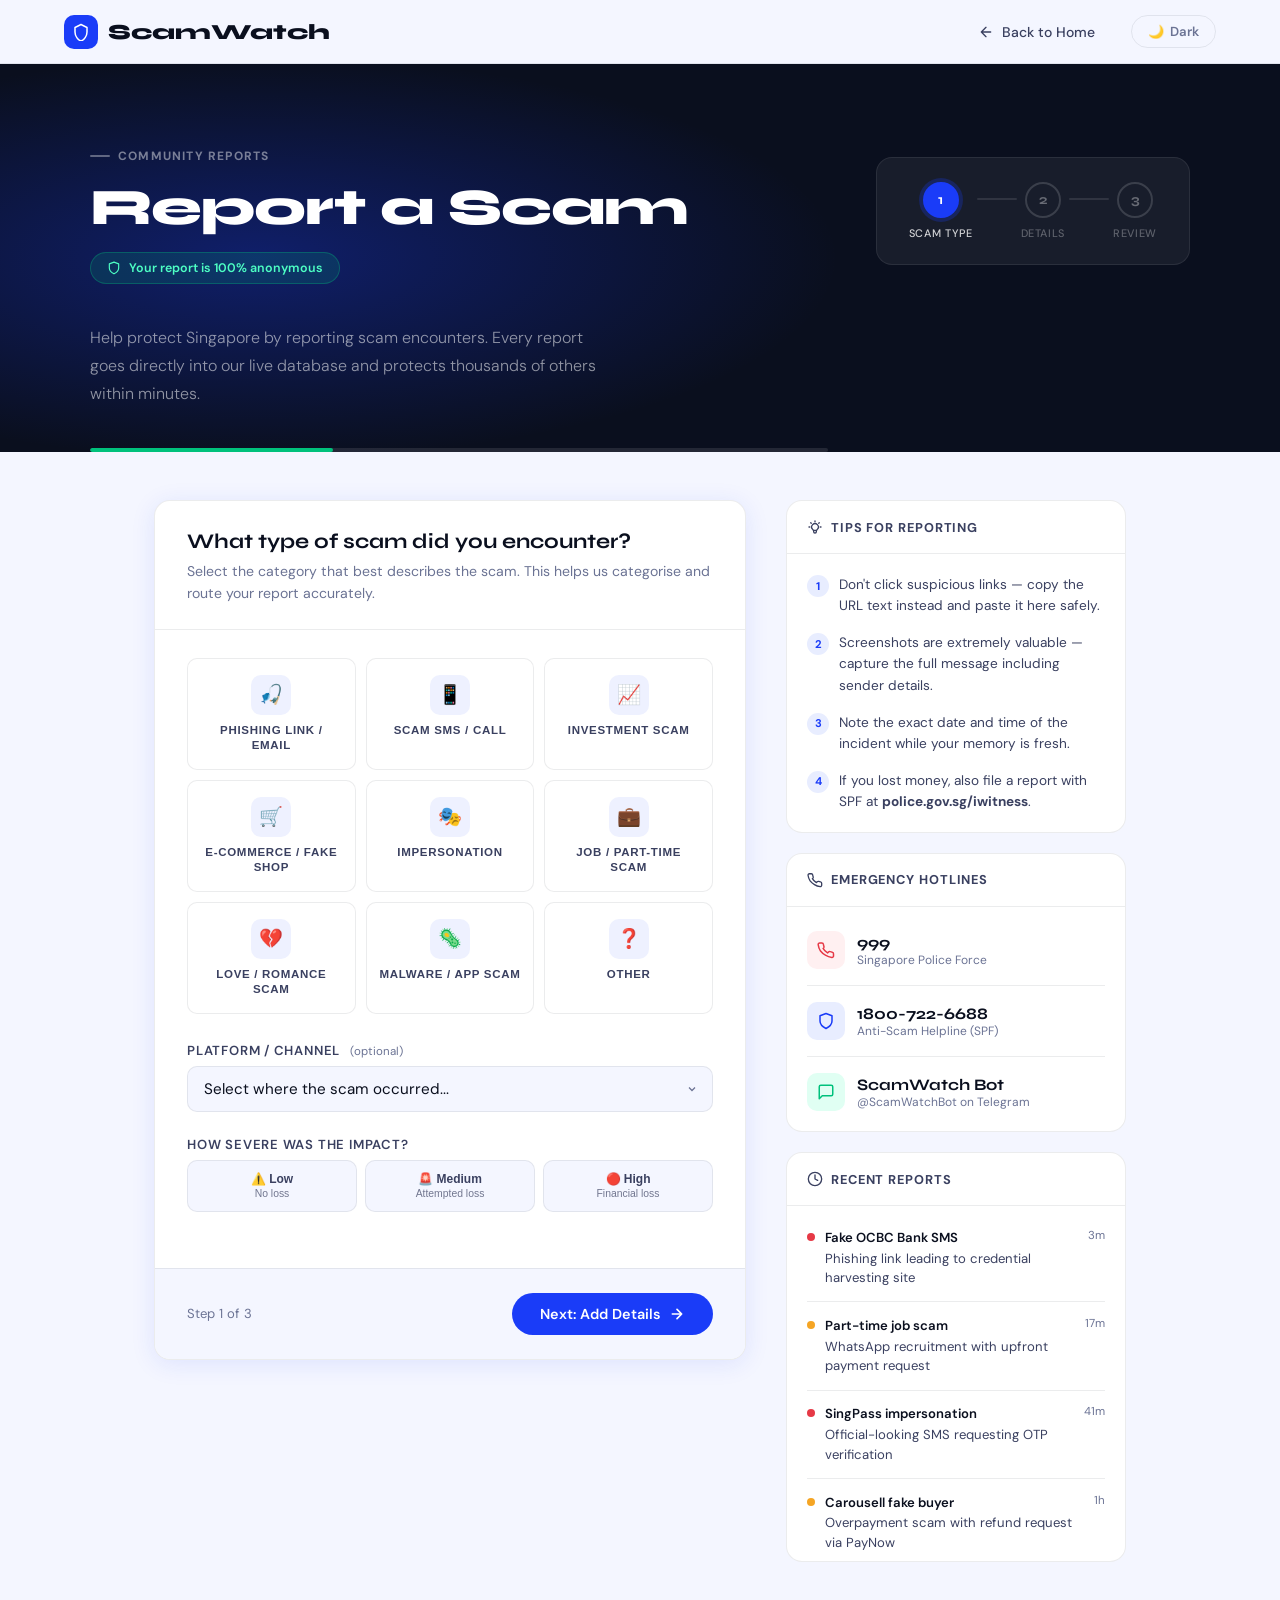
<file: frontend/reportscam.html>
<!DOCTYPE html>
<html lang="en">
<head>
<meta charset="UTF-8">
<meta name="viewport" content="width=device-width, initial-scale=1.0">
<title>ScamWatch — Report a Scam</title>
<link rel="preconnect" href="https://fonts.googleapis.com">
<link rel="preconnect" href="https://fonts.gstatic.com" crossorigin>
<link href="https://fonts.googleapis.com/css2?family=Syne:wght@400;500;600;700;800&family=DM+Sans:ital,opsz,wght@0,9..40,300;0,9..40,400;0,9..40,500;1,9..40,300&display=swap" rel="stylesheet">
<style>
*, *::before, *::after { box-sizing: border-box; margin: 0; padding: 0; }

:root {
  --ink: #0a0f1e;
  --ink-soft: #3a4060;
  --ink-muted: #6b7394;
  --bg: #f4f6ff;
  --surface: #ffffff;
  --surface2: #eef1ff;
  --accent: #1a3cf8;
  --accent-light: #e8edff;
  --accent2: #00c17c;
  --accent2-light: #e0fff3;
  --warn: #f5a524;
  --warn-light: #fff8eb;
  --red: #e63946;
  --red-light: #fff0f1;
  --border: rgba(26,60,248,0.12);
  --border-soft: rgba(10,15,30,0.08);
  --shadow: 0 4px 24px rgba(26,60,248,0.10);
  --shadow-lg: 0 12px 48px rgba(26,60,248,0.15);
  --r: 16px;
  --r-sm: 10px;
  --r-pill: 999px;
  --font-display: 'Syne', sans-serif;
  --font-body: 'DM Sans', sans-serif;
}

html { scroll-behavior: smooth; }
body {
  font-family: var(--font-body);
  background: var(--bg);
  color: var(--ink);
  min-height: 100vh;
  overflow-x: hidden;
}

/* ── NAV ── */
nav {
  position: sticky; top: 0; z-index: 100;
  background: rgba(244,246,255,0.88);
  backdrop-filter: blur(20px);
  border-bottom: 1px solid var(--border-soft);
  padding: 0 clamp(1.5rem,5vw,5rem);
  display: flex; align-items: center; justify-content: space-between;
  height: 64px;
}
.nav-logo {
  font-family: var(--font-display);
  font-weight: 800; font-size: 1.35rem;
  color: var(--ink); text-decoration: none;
  display: flex; align-items: center; gap: 10px;
}
.nav-logo-icon {
  width: 34px; height: 34px; border-radius: 10px;
  background: var(--accent);
  display: flex; align-items: center; justify-content: center;
}
.nav-logo-icon svg { width: 18px; height: 18px; fill: none; stroke: #fff; stroke-width: 2; stroke-linecap: round; stroke-linejoin: round; }
.nav-back {
  display: flex; align-items: center; gap: 8px;
  font-size: 0.875rem; color: var(--ink-soft); text-decoration: none;
  font-weight: 500; transition: color 0.2s;
}
.nav-back:hover { color: var(--accent); }
.nav-back svg { width: 16px; height: 16px; fill: none; stroke: currentColor; stroke-width: 2; stroke-linecap: round; stroke-linejoin: round; }

/* ── PAGE HEADER ── */
.page-header {
  background: var(--ink);
  padding: clamp(3rem,6vw,5rem) clamp(1.5rem,5vw,5rem) 0;
  position: relative; overflow: hidden;
}
.page-header::before {
  content: '';
  position: absolute; inset: 0;
  background: radial-gradient(ellipse 70% 80% at 20% 50%, rgba(26,60,248,0.35), transparent 65%);
  pointer-events: none;
}
.page-header-inner {
  max-width: 1100px; margin: 0 auto;
  display: grid; grid-template-columns: 1fr auto;
  gap: 3rem; align-items: end;
  position: relative; z-index: 1;
}
.page-header-label {
  display: inline-flex; align-items: center; gap: 8px;
  font-size: 0.75rem; font-weight: 700; letter-spacing: 0.1em; text-transform: uppercase;
  color: rgba(255,255,255,0.45); margin-bottom: 1rem;
}
.page-header-label::before { content: ''; width: 20px; height: 2px; background: rgba(255,255,255,0.35); border-radius: 1px; }
.page-header h1 {
  font-family: var(--font-display);
  font-size: clamp(2.2rem,4.5vw,3.2rem);
  font-weight: 800; line-height: 1.1; letter-spacing: -0.02em;
  color: #fff; margin-bottom: 1rem;
}
.page-header-desc {
  font-size: 1rem; color: rgba(255,255,255,0.55);
  line-height: 1.75; font-weight: 300;
  max-width: 520px; margin-bottom: 2.5rem;
}
.anon-badge {
  display: inline-flex; align-items: center; gap: 8px;
  background: rgba(0,193,124,0.15);
  border: 1px solid rgba(0,193,124,0.3);
  color: #4dffc4; font-size: 0.78rem; font-weight: 600;
  padding: 7px 16px; border-radius: var(--r-pill);
  margin-bottom: 2.5rem;
}
.anon-badge svg { width: 14px; height: 14px; fill: none; stroke: currentColor; stroke-width: 2; stroke-linecap: round; stroke-linejoin: round; }
.steps-indicator {
  display: flex; align-items: center; gap: 0;
  background: rgba(255,255,255,0.06);
  border-radius: var(--r);
  padding: 1.5rem 2rem;
  border: 1px solid rgba(255,255,255,0.08);
  align-self: flex-start; margin-top: 1rem;
}
.step-dot {
  display: flex; flex-direction: column; align-items: center; gap: 8px;
  position: relative; cursor: pointer;
}
.step-dot-circle {
  width: 36px; height: 36px; border-radius: 50%;
  display: flex; align-items: center; justify-content: center;
  font-family: var(--font-display); font-size: 0.85rem; font-weight: 700;
  transition: all 0.3s;
  border: 2px solid rgba(255,255,255,0.15);
  color: rgba(255,255,255,0.35);
  background: transparent;
}
.step-dot.active .step-dot-circle {
  background: var(--accent); border-color: var(--accent);
  color: #fff; box-shadow: 0 0 0 4px rgba(26,60,248,0.25);
}
.step-dot.done .step-dot-circle {
  background: var(--accent2); border-color: var(--accent2); color: #fff;
}
.step-dot-label {
  font-size: 0.68rem; color: rgba(255,255,255,0.3);
  font-weight: 500; white-space: nowrap; text-align: center;
  text-transform: uppercase; letter-spacing: 0.06em;
  transition: color 0.3s;
}
.step-dot.active .step-dot-label { color: rgba(255,255,255,0.8); }
.step-dot.done .step-dot-label { color: var(--accent2); }
.step-connector {
  width: 40px; height: 2px;
  background: rgba(255,255,255,0.1);
  margin: 0 4px; margin-bottom: 24px;
  flex-shrink: 0; border-radius: 1px;
  transition: background 0.3s;
}
.step-connector.done { background: var(--accent2); }

/* ── FORM AREA ── */
.form-area {
  max-width: 1100px; margin: 0 auto;
  padding: 3rem clamp(1.5rem,5vw,5rem) 5rem;
  display: grid; grid-template-columns: 1fr 340px;
  gap: 2.5rem; align-items: start;
}

/* ── FORM CARD ── */
.form-card {
  background: var(--surface);
  border-radius: var(--r);
  border: 1px solid var(--border-soft);
  box-shadow: var(--shadow);
  overflow: hidden;
}
.form-step { display: none; }
.form-step.active { display: block; }

.form-section-header {
  padding: 1.75rem 2rem 0;
  margin-bottom: 1.75rem;
  border-bottom: 1px solid var(--border-soft);
  padding-bottom: 1.5rem;
}
.form-section-header h2 {
  font-family: var(--font-display);
  font-size: 1.3rem; font-weight: 700; color: var(--ink);
  margin-bottom: 0.35rem;
}
.form-section-header p { font-size: 0.88rem; color: var(--ink-muted); line-height: 1.6; }

.form-body { padding: 0 2rem 2rem; }

/* ── SCAM TYPE SELECTOR ── */
.scam-type-grid {
  display: grid; grid-template-columns: repeat(3, 1fr); gap: 10px;
  margin-bottom: 1.75rem;
}
.scam-type-btn {
  border: 1.5px solid var(--border-soft);
  background: var(--surface); border-radius: var(--r-sm);
  padding: 1rem 0.75rem;
  cursor: pointer; text-align: center;
  transition: all 0.2s;
  display: flex; flex-direction: column; align-items: center; gap: 8px;
}
.scam-type-btn:hover { border-color: var(--accent); background: var(--accent-light); }
.scam-type-btn.selected {
  border-color: var(--accent); background: var(--accent-light);
  box-shadow: 0 0 0 3px rgba(26,60,248,0.1);
}
.scam-type-icon {
  width: 40px; height: 40px; border-radius: 10px;
  display: flex; align-items: center; justify-content: center;
  font-size: 1.2rem; background: var(--surface2);
  transition: background 0.2s;
}
.scam-type-btn.selected .scam-type-icon,
.scam-type-btn:hover .scam-type-icon { background: rgba(26,60,248,0.12); }
.scam-type-label {
  font-size: 0.72rem; font-weight: 600; color: var(--ink-soft);
  text-transform: uppercase; letter-spacing: 0.06em; line-height: 1.3;
  transition: color 0.2s;
}
.scam-type-btn.selected .scam-type-label,
.scam-type-btn:hover .scam-type-label { color: var(--accent); }

/* ── FORM FIELDS ── */
.field-group { margin-bottom: 1.5rem; }
.field-row { display: grid; grid-template-columns: 1fr 1fr; gap: 1rem; }
label {
  display: block; font-size: 0.82rem; font-weight: 600;
  color: var(--ink-soft); margin-bottom: 7px;
  text-transform: uppercase; letter-spacing: 0.06em;
}
.label-optional {
  font-size: 0.72rem; font-weight: 400; color: var(--ink-muted);
  text-transform: none; letter-spacing: 0; margin-left: 6px;
}
input[type="text"], input[type="tel"], input[type="email"], input[type="url"],
input[type="date"], select, textarea {
  width: 100%;
  background: var(--bg);
  border: 1.5px solid var(--border-soft);
  border-radius: var(--r-sm);
  padding: 0.75rem 1rem;
  font-family: var(--font-body); font-size: 0.95rem;
  color: var(--ink); outline: none;
  transition: border-color 0.2s, box-shadow 0.2s, background 0.2s;
  appearance: none;
}
input::placeholder, textarea::placeholder { color: var(--ink-muted); }
input:focus, select:focus, textarea:focus {
  border-color: var(--accent);
  box-shadow: 0 0 0 3px rgba(26,60,248,0.1);
  background: var(--surface);
}
input.error, select.error, textarea.error {
  border-color: var(--red);
  box-shadow: 0 0 0 3px rgba(230,57,70,0.1);
}
textarea { resize: vertical; min-height: 120px; line-height: 1.65; }
select { background-image: url("data:image/svg+xml,%3Csvg xmlns='http://www.w3.org/2000/svg' width='12' height='12' viewBox='0 0 24 24' fill='none' stroke='%236b7394' stroke-width='2.5'%3E%3Cpath d='m6 9 6 6 6-6'/%3E%3C/svg%3E"); background-repeat: no-repeat; background-position: right 14px center; padding-right: 2.5rem; cursor: pointer; }
.field-hint { font-size: 0.78rem; color: var(--ink-muted); margin-top: 6px; line-height: 1.5; }
.field-error { font-size: 0.78rem; color: var(--red); margin-top: 6px; display: none; }
.field-error.show { display: block; }

/* ── EVIDENCE UPLOAD ── */
.upload-zone {
  border: 2px dashed var(--border-soft);
  border-radius: var(--r-sm); padding: 2rem;
  text-align: center; cursor: pointer;
  transition: all 0.2s; position: relative;
  background: var(--bg);
}
.upload-zone:hover, .upload-zone.dragover {
  border-color: var(--accent); background: var(--accent-light);
}
.upload-zone input[type="file"] {
  position: absolute; inset: 0; opacity: 0; cursor: pointer;
  width: 100%; height: 100%; border: none; box-shadow: none;
}
.upload-zone input[type="file"]:focus { box-shadow: none; }
.upload-icon { font-size: 2rem; margin-bottom: 0.75rem; }
.upload-title { font-weight: 600; font-size: 0.9rem; color: var(--ink); margin-bottom: 4px; }
.upload-sub { font-size: 0.78rem; color: var(--ink-muted); }
.upload-previews { display: flex; gap: 8px; flex-wrap: wrap; margin-top: 1rem; }
.upload-preview {
  width: 72px; height: 72px; border-radius: 8px;
  background: var(--surface2); border: 1px solid var(--border-soft);
  display: flex; align-items: center; justify-content: center;
  position: relative; overflow: hidden; font-size: 0.65rem;
  color: var(--ink-muted); text-align: center; padding: 4px;
  font-weight: 500;
}
.upload-preview img { width: 100%; height: 100%; object-fit: cover; }
.upload-preview-remove {
  position: absolute; top: 3px; right: 3px;
  width: 18px; height: 18px; border-radius: 50%;
  background: var(--red); color: #fff;
  border: none; cursor: pointer;
  display: flex; align-items: center; justify-content: center;
  font-size: 0.6rem; font-weight: 700;
}

/* ── SEVERITY SELECTOR ── */
.severity-row { display: flex; gap: 8px; }
.severity-btn {
  flex: 1; padding: 0.7rem 0.5rem;
  border-radius: var(--r-sm); border: 1.5px solid var(--border-soft);
  background: var(--bg); cursor: pointer;
  text-align: center; font-size: 0.75rem; font-weight: 600;
  transition: all 0.2s; color: var(--ink-soft);
}
.severity-btn:hover { border-color: var(--ink-soft); }
.severity-btn[data-level="low"].selected { background: var(--accent2-light); border-color: var(--accent2); color: var(--accent2); }
.severity-btn[data-level="medium"].selected { background: var(--warn-light); border-color: var(--warn); color: var(--warn); }
.severity-btn[data-level="high"].selected { background: var(--red-light); border-color: var(--red); color: var(--red); }

/* ── CHECKBOX / RADIO ── */
.check-row {
  display: flex; align-items: flex-start; gap: 12px;
  padding: 1rem 1.25rem; border-radius: var(--r-sm);
  border: 1.5px solid var(--border-soft); background: var(--bg);
  cursor: pointer; transition: all 0.2s; margin-bottom: 10px;
}
.check-row:hover { border-color: var(--accent); background: var(--accent-light); }
.check-row.checked { border-color: var(--accent); background: var(--accent-light); }
.check-box {
  width: 20px; height: 20px; border-radius: 6px;
  border: 2px solid var(--border-soft); flex-shrink: 0;
  display: flex; align-items: center; justify-content: center;
  transition: all 0.2s; margin-top: 1px;
  background: var(--surface);
}
.check-row.checked .check-box { background: var(--accent); border-color: var(--accent); }
.check-box-tick { width: 10px; height: 10px; fill: none; stroke: #fff; stroke-width: 3; stroke-linecap: round; stroke-linejoin: round; opacity: 0; transition: opacity 0.2s; }
.check-row.checked .check-box-tick { opacity: 1; }
.check-text { flex: 1; }
.check-text strong { font-size: 0.88rem; font-weight: 600; color: var(--ink); display: block; margin-bottom: 2px; }
.check-text span { font-size: 0.8rem; color: var(--ink-muted); line-height: 1.5; }

/* ── FORM NAVIGATION ── */
.form-footer {
  padding: 1.5rem 2rem;
  border-top: 1px solid var(--border-soft);
  display: flex; align-items: center; justify-content: space-between;
  gap: 1rem;
  background: var(--bg);
}
.btn-prev {
  display: flex; align-items: center; gap: 8px;
  padding: 0.75rem 1.5rem; border-radius: var(--r-pill);
  border: 1.5px solid var(--border-soft); background: transparent;
  font-family: var(--font-body); font-size: 0.9rem; font-weight: 500;
  color: var(--ink-soft); cursor: pointer; transition: all 0.2s;
}
.btn-prev:hover { border-color: var(--ink-soft); color: var(--ink); }
.btn-prev svg, .btn-next svg { width: 16px; height: 16px; fill: none; stroke: currentColor; stroke-width: 2.5; stroke-linecap: round; stroke-linejoin: round; }
.btn-next {
  display: flex; align-items: center; gap: 8px;
  padding: 0.75rem 1.75rem; border-radius: var(--r-pill);
  background: var(--accent); color: #fff; border: none;
  font-family: var(--font-body); font-size: 0.9rem; font-weight: 600;
  cursor: pointer; transition: all 0.2s; margin-left: auto;
}
.btn-next:hover { transform: translateY(-1px); box-shadow: var(--shadow-lg); }
.btn-submit {
  display: flex; align-items: center; gap: 8px;
  padding: 0.85rem 2rem; border-radius: var(--r-pill);
  background: var(--accent2); color: #fff; border: none;
  font-family: var(--font-body); font-size: 0.95rem; font-weight: 700;
  cursor: pointer; transition: all 0.2s; margin-left: auto;
}
.btn-submit:hover { transform: translateY(-2px); box-shadow: 0 12px 30px rgba(0,193,124,0.3); }
.btn-submit svg { width: 18px; height: 18px; fill: none; stroke: currentColor; stroke-width: 2.5; stroke-linecap: round; stroke-linejoin: round; }

/* ── REVIEW STEP ── */
.review-section { margin-bottom: 1.5rem; }
.review-section-title {
  font-size: 0.72rem; font-weight: 700; text-transform: uppercase;
  letter-spacing: 0.08em; color: var(--ink-muted);
  margin-bottom: 0.75rem; padding-bottom: 0.5rem;
  border-bottom: 1px solid var(--border-soft);
}
.review-row {
  display: flex; gap: 1rem; justify-content: space-between;
  padding: 0.6rem 0; border-bottom: 1px solid var(--border-soft);
  font-size: 0.88rem;
}
.review-row:last-child { border-bottom: none; }
.review-key { color: var(--ink-muted); font-weight: 500; flex-shrink: 0; }
.review-val { color: var(--ink); font-weight: 500; text-align: right; max-width: 300px; word-break: break-word; }
.review-val.tag {
  background: var(--red-light); color: var(--red);
  padding: 2px 10px; border-radius: var(--r-pill);
  font-size: 0.78rem; font-weight: 600;
}

/* ── SUCCESS STATE ── */
#success-state { display: none; }
#success-state.show { display: flex; flex-direction: column; align-items: center; text-align: center; padding: 4rem 2rem; }
.success-icon {
  width: 80px; height: 80px; border-radius: 50%;
  background: var(--accent2-light); display: flex; align-items: center; justify-content: center;
  margin-bottom: 1.5rem;
  animation: popIn 0.5s cubic-bezier(0.175, 0.885, 0.32, 1.275) both;
}
@keyframes popIn {
  from { transform: scale(0); opacity: 0; }
  to { transform: scale(1); opacity: 1; }
}
.success-icon svg { width: 36px; height: 36px; fill: none; stroke: var(--accent2); stroke-width: 2.5; stroke-linecap: round; stroke-linejoin: round; }
#success-state h2 { font-family: var(--font-display); font-size: 1.8rem; font-weight: 800; color: var(--ink); margin-bottom: 0.75rem; }
#success-state p { color: var(--ink-soft); line-height: 1.75; max-width: 440px; margin-bottom: 0.5rem; }
.report-id {
  background: var(--accent-light); border: 1px solid var(--border);
  border-radius: var(--r-sm); padding: 1rem 1.5rem;
  margin: 1.5rem 0;
  font-family: monospace; font-size: 1rem; font-weight: 600; color: var(--accent);
  display: flex; align-items: center; gap: 12px;
}
.copy-btn {
  font-family: var(--font-body); font-size: 0.78rem; font-weight: 600;
  background: var(--accent); color: #fff; border: none;
  padding: 5px 12px; border-radius: var(--r-pill); cursor: pointer;
  transition: all 0.2s;
}
.copy-btn:hover { opacity: 0.85; }
.success-actions { display: flex; gap: 1rem; margin-top: 1rem; flex-wrap: wrap; justify-content: center; }

/* ── SIDEBAR ── */
.sidebar { display: flex; flex-direction: column; gap: 1.25rem; }

.info-card {
  background: var(--surface); border-radius: var(--r);
  border: 1px solid var(--border-soft); overflow: hidden;
}
.info-card-header {
  padding: 1.1rem 1.25rem;
  border-bottom: 1px solid var(--border-soft);
  font-size: 0.8rem; font-weight: 700; color: var(--ink-soft);
  text-transform: uppercase; letter-spacing: 0.07em;
  display: flex; align-items: center; gap: 8px;
}
.info-card-header svg { width: 16px; height: 16px; fill: none; stroke: currentColor; stroke-width: 2; stroke-linecap: round; stroke-linejoin: round; }
.info-card-body { padding: 1.25rem; }

/* Tips */
.tip-item {
  display: flex; align-items: flex-start; gap: 10px;
  margin-bottom: 1rem; font-size: 0.85rem; color: var(--ink-soft); line-height: 1.55;
}
.tip-item:last-child { margin-bottom: 0; }
.tip-num {
  width: 22px; height: 22px; border-radius: 50%;
  background: var(--accent-light); color: var(--accent);
  font-size: 0.7rem; font-weight: 700;
  display: flex; align-items: center; justify-content: center;
  flex-shrink: 0; margin-top: 1px;
}

/* Hotline */
.hotline-row {
  display: flex; align-items: center; gap: 12px;
  padding: 1rem 0; border-bottom: 1px solid var(--border-soft);
}
.hotline-row:last-child { border-bottom: none; padding-bottom: 0; }
.hotline-icon {
  width: 38px; height: 38px; border-radius: 10px;
  display: flex; align-items: center; justify-content: center; flex-shrink: 0;
}
.hotline-icon svg { width: 18px; height: 18px; fill: none; stroke-width: 2; stroke-linecap: round; stroke-linejoin: round; }
.hotline-icon.red { background: var(--red-light); }
.hotline-icon.red svg { stroke: var(--red); }
.hotline-icon.blue { background: var(--accent-light); }
.hotline-icon.blue svg { stroke: var(--accent); }
.hotline-icon.green { background: var(--accent2-light); }
.hotline-icon.green svg { stroke: var(--accent2); }
.hotline-num { font-family: var(--font-display); font-weight: 700; font-size: 1rem; color: var(--ink); }
.hotline-label { font-size: 0.75rem; color: var(--ink-muted); }

/* Recent reports */
.recent-item {
  display: flex; align-items: flex-start; gap: 10px;
  padding: 0.85rem 0; border-bottom: 1px solid var(--border-soft);
}
.recent-item:last-child { border-bottom: none; padding-bottom: 0; }
.recent-dot { width: 8px; height: 8px; border-radius: 50%; flex-shrink: 0; margin-top: 5px; }
.recent-text { flex: 1; font-size: 0.82rem; color: var(--ink-soft); line-height: 1.5; }
.recent-text strong { color: var(--ink); font-weight: 600; display: block; margin-bottom: 1px; }
.recent-time { font-size: 0.72rem; color: var(--ink-muted); }

/* Progress bar */
.progress-track {
  height: 4px; background: rgba(255,255,255,0.1);
  border-radius: 2px; margin-top: 2.5rem;
  overflow: hidden;
}
.progress-fill {
  height: 100%; border-radius: 2px;
  background: var(--accent2);
  transition: width 0.4s cubic-bezier(0.4,0,0.2,1);
}

/* ── RESPONSIVE ── */
@media (max-width: 900px) {
  .form-area { grid-template-columns: 1fr; }
  .sidebar { display: none; }
  .page-header-inner { grid-template-columns: 1fr; }
  .steps-indicator { display: none; }
  .scam-type-grid { grid-template-columns: repeat(2, 1fr); }
}
@media (max-width: 500px) {
  .field-row { grid-template-columns: 1fr; }
  .scam-type-grid { grid-template-columns: repeat(2, 1fr); }
  .severity-row { flex-direction: column; }
}


/* ── Dark Mode — Fix hero sections ─────────────────── */
/* page-header was using --ink which becomes light in dark mode */
[data-theme="dark"] .page-header {
  background: #0d1117 !important;
  border-bottom: 1px solid rgba(255,255,255,0.06);
}
[data-theme="dark"] .page-header::before {
  background: radial-gradient(ellipse 60% 80% at 80% 40%, rgba(26,60,248,0.2), transparent 65%);
}

/* Fix hero section in introduction.html */
[data-theme="dark"] body {
  background: var(--bg) !important;
}
[data-theme="dark"] .hero-section,
[data-theme="dark"] section {
  background: transparent;
}

/* Fix nav in dark mode */
[data-theme="dark"] nav,
[data-theme="dark"] .navbar {
  background: #161b22 !important;
  border-bottom: 1px solid rgba(255,255,255,0.06) !important;
}
[data-theme="dark"] .nav-logo {
  color: #e8eaf6 !important;
}
[data-theme="dark"] .nav-links a,
[data-theme="dark"] .nav-links li a {
  color: #9fa8c0 !important;
}

/* Fix cards and surfaces */
[data-theme="dark"] .scam-card,
[data-theme="dark"] .step-card,
[data-theme="dark"] .form-card,
[data-theme="dark"] .tip-card,
[data-theme="dark"] .feature-card,
[data-theme="dark"] .card {
  background: #161b22 !important;
  border-color: rgba(255,255,255,0.06) !important;
}

/* Fix sidebar filters */
[data-theme="dark"] .sidebar,
[data-theme="dark"] .filters-sidebar,
[data-theme="dark"] .filter-section {
  background: #161b22 !important;
  border-color: rgba(255,255,255,0.06) !important;
}

/* Fix toolbar */
[data-theme="dark"] .toolbar {
  background: #161b22 !important;
  border-color: rgba(255,255,255,0.06) !important;
}

/* Fix modal */
[data-theme="dark"] .modal,
[data-theme="dark"] .modal-body,
[data-theme="dark"] .modal-header {
  background: #161b22 !important;
  border-color: rgba(255,255,255,0.06) !important;
  color: #e8eaf6 !important;
}
[data-theme="dark"] .modal-overlay {
  background: rgba(0,0,0,0.7) !important;
}

/* Fix tables */
[data-theme="dark"] table,
[data-theme="dark"] th,
[data-theme="dark"] td {
  background: #161b22 !important;
  border-color: rgba(255,255,255,0.06) !important;
  color: #e8eaf6 !important;
}
[data-theme="dark"] tr:nth-child(even) td {
  background: #1c2128 !important;
}

/* Fix report form specific elements */
[data-theme="dark"] .type-card,
[data-theme="dark"] .severity-option,
[data-theme="dark"] .confirm-option {
  background: #1c2128 !important;
  border-color: rgba(255,255,255,0.1) !important;
}
[data-theme="dark"] .type-card:hover,
[data-theme="dark"] .severity-option:hover {
  border-color: var(--accent) !important;
  background: rgba(26,60,248,0.1) !important;
}
[data-theme="dark"] .type-card.selected,
[data-theme="dark"] .severity-option.selected {
  border-color: var(--accent) !important;
  background: rgba(26,60,248,0.15) !important;
}

/* Fix footer */
[data-theme="dark"] footer,
[data-theme="dark"] .footer {
  background: #0d1117 !important;
  border-top: 1px solid rgba(255,255,255,0.06) !important;
  color: #6b7394 !important;
}

/* Smooth transition */
body, nav, .page-header, .scam-card, .card,
.filter-section, .toolbar, .modal, input, select, textarea {
  transition: background 0.3s ease, color 0.2s ease, border-color 0.2s ease;
}


/* ══════════════════════════════════════════════════
   DARK MODE — Complete Override
   ══════════════════════════════════════════════════ */

/* Smooth transition on everything */
*, *::before, *::after {
  transition: background-color 0.25s ease, color 0.2s ease,
              border-color 0.2s ease, box-shadow 0.2s ease !important;
}

[data-theme="dark"] {
  /* Core palette */
  --ink:          #cdd9e5;
  --ink-soft:     #8b949e;
  --ink-muted:    #6e7681;
  --bg:           #0d1117;
  --surface:      #161b22;
  --surface2:     #1c2128;
  --border:       rgba(240,246,252,0.1);
  --border-soft:  rgba(240,246,252,0.07);
  --accent-light: rgba(26,60,248,0.18);
  --accent2-light:rgba(0,193,124,0.15);
  --shadow:       0 8px 24px rgba(1,4,9,0.4);
  color-scheme:   dark;
}

/* ── Universal background reset ── */
[data-theme="dark"] html,
[data-theme="dark"] body {
  background: #0d1117 !important;
  color: #cdd9e5 !important;
}

/* ── Kill ALL white/light backgrounds ── */
[data-theme="dark"] *:not(img):not(svg):not(video):not(.nav-logo-icon) {
  border-color: rgba(240,246,252,0.1) !important;
}

/* ── Navigation ── */
[data-theme="dark"] nav,
[data-theme="dark"] header,
[data-theme="dark"] .navbar {
  background: #161b22 !important;
  box-shadow: 0 1px 0 rgba(240,246,252,0.1) !important;
}
[data-theme="dark"] .nav-logo,
[data-theme="dark"] .nav-logo span { color: #cdd9e5 !important; }
[data-theme="dark"] .nav-links a,
[data-theme="dark"] nav a:not(.nav-cta):not(.nav-logo) {
  color: #8b949e !important;
}
[data-theme="dark"] .nav-links a:hover { color: #cdd9e5 !important; }

/* ── Hero / Page Header ── */
[data-theme="dark"] .page-header,
[data-theme="dark"] .hero-section,
[data-theme="dark"] [class*="hero"],
[data-theme="dark"] [class*="banner"],
[data-theme="dark"] [class*="header"] {
  background: #0d1117 !important;
}
[data-theme="dark"] .page-header::before,
[data-theme="dark"] [class*="hero"]::before {
  background: radial-gradient(ellipse 60% 80% at 70% 40%,
    rgba(26,60,248,0.15), transparent 65%) !important;
}

/* ── All sections ── */
[data-theme="dark"] section,
[data-theme="dark"] main,
[data-theme="dark"] article,
[data-theme="dark"] aside {
  background: #0d1117 !important;
}

/* ── Cards & Surfaces ── */
[data-theme="dark"] .card,
[data-theme="dark"] .scam-card,
[data-theme="dark"] .step-card,
[data-theme="dark"] .form-card,
[data-theme="dark"] .tip-card,
[data-theme="dark"] .feature-card,
[data-theme="dark"] .type-card,
[data-theme="dark"] .severity-option,
[data-theme="dark"] .confirm-option,
[data-theme="dark"] .filter-section,
[data-theme="dark"] .filter-group,
[data-theme="dark"] .info-box,
[data-theme="dark"] .alert-box,
[data-theme="dark"] [class*="-card"],
[data-theme="dark"] [class*="-box"],
[data-theme="dark"] [class*="-panel"] {
  background: #161b22 !important;
  box-shadow: 0 2px 8px rgba(1,4,9,0.3) !important;
}

/* Hover states for cards */
[data-theme="dark"] .scam-card:hover,
[data-theme="dark"] .card:hover { background: #1c2128 !important; }
[data-theme="dark"] .type-card.selected,
[data-theme="dark"] .severity-option.selected {
  background: rgba(26,60,248,0.2) !important;
}

/* ── Toolbar & Sticky bars ── */
[data-theme="dark"] .toolbar,
[data-theme="dark"] .sticky-bar,
[data-theme="dark"] [class*="toolbar"],
[data-theme="dark"] [class*="topbar"] {
  background: #161b22 !important;
  box-shadow: 0 1px 0 rgba(240,246,252,0.07), 0 4px 16px rgba(1,4,9,0.3) !important;
}

/* ── Sidebar ── */
[data-theme="dark"] .sidebar,
[data-theme="dark"] [class*="sidebar"],
[data-theme="dark"] .filters-sidebar,
[data-theme="dark"] .side-panel {
  background: #0d1117 !important;
}
[data-theme="dark"] .filter-section { background: #161b22 !important; }
[data-theme="dark"] .filter-section-title { color: #8b949e !important; }
[data-theme="dark"] .filter-tag {
  background: #1c2128 !important;
  color: #8b949e !important;
}
[data-theme="dark"] .filter-tag.active,
[data-theme="dark"] .filter-tag:hover {
  background: rgba(26,60,248,0.2) !important;
  color: #79c0ff !important;
}

/* ── Inputs & Forms ── */
[data-theme="dark"] input,
[data-theme="dark"] select,
[data-theme="dark"] textarea,
[data-theme="dark"] [class*="input"],
[data-theme="dark"] [class*="field"] {
  background: #1c2128 !important;
  color: #cdd9e5 !important;
  border-color: rgba(240,246,252,0.15) !important;
}
[data-theme="dark"] input::placeholder,
[data-theme="dark"] textarea::placeholder { color: #6e7681 !important; }
[data-theme="dark"] input:focus,
[data-theme="dark"] select:focus,
[data-theme="dark"] textarea:focus {
  border-color: #1a3cf8 !important;
  box-shadow: 0 0 0 3px rgba(26,60,248,0.2) !important;
  background: #1c2128 !important;
}
[data-theme="dark"] select option { background: #1c2128 !important; }

/* ── Modals & Overlays ── */
[data-theme="dark"] .modal,
[data-theme="dark"] [class*="modal"],
[data-theme="dark"] [class*="dialog"],
[data-theme="dark"] [class*="drawer"] {
  background: #161b22 !important;
  box-shadow: 0 24px 64px rgba(1,4,9,0.6) !important;
}
[data-theme="dark"] .modal-header,
[data-theme="dark"] .modal-body,
[data-theme="dark"] .modal-footer {
  background: #161b22 !important;
  border-color: rgba(240,246,252,0.07) !important;
}
[data-theme="dark"] .modal-overlay,
[data-theme="dark"] [class*="-overlay"],
[data-theme="dark"] [class*="-backdrop"] {
  background: rgba(1,4,9,0.8) !important;
}

/* ── Tables ── */
[data-theme="dark"] table { background: #161b22 !important; }
[data-theme="dark"] th {
  background: #1c2128 !important;
  color: #8b949e !important;
}
[data-theme="dark"] td { color: #cdd9e5 !important; }
[data-theme="dark"] tr:nth-child(even) td { background: #1c2128 !important; }
[data-theme="dark"] tr:hover td { background: rgba(26,60,248,0.08) !important; }

/* ── Footer ── */
[data-theme="dark"] footer,
[data-theme="dark"] .footer,
[data-theme="dark"] [class*="footer"] {
  background: #161b22 !important;
  border-top: 1px solid rgba(240,246,252,0.07) !important;
  color: #6e7681 !important;
}

/* ── Badges & Tags ── */
[data-theme="dark"] .badge,
[data-theme="dark"] .tag,
[data-theme="dark"] [class*="badge"],
[data-theme="dark"] [class*="-pill"] {
  background: #1c2128 !important;
}
[data-theme="dark"] .badge-high { background: rgba(248,81,73,0.2) !important; color: #f85149 !important; }
[data-theme="dark"] .badge-medium { background: rgba(210,153,34,0.2) !important; color: #d2a122 !important; }
[data-theme="dark"] .badge-low { background: rgba(63,185,80,0.2) !important; color: #3fb950 !important; }

/* ── Severity & status colors ── */
[data-theme="dark"] .sev-high { color: #f85149 !important; }
[data-theme="dark"] .sev-medium { color: #d2a122 !important; }
[data-theme="dark"] .sev-low { color: #3fb950 !important; }
[data-theme="dark"] .status-verified { color: #3fb950 !important; }
[data-theme="dark"] .status-pending { color: #d2a122 !important; }

/* ── Stats blocks ── */
[data-theme="dark"] .header-stat,
[data-theme="dark"] [class*="-stat"],
[data-theme="dark"] [class*="stat-"] {
  background: rgba(255,255,255,0.04) !important;
  border-color: rgba(240,246,252,0.08) !important;
}
[data-theme="dark"] .stat-num { color: #cdd9e5 !important; }
[data-theme="dark"] .stat-label { color: #6e7681 !important; }

/* ── Text colors ── */
[data-theme="dark"] h1,
[data-theme="dark"] h2,
[data-theme="dark"] h3,
[data-theme="dark"] h4,
[data-theme="dark"] h5 { color: #cdd9e5 !important; }
[data-theme="dark"] p { color: #8b949e !important; }
[data-theme="dark"] label { color: #cdd9e5 !important; }

/* ── Links ── */
[data-theme="dark"] a:not(.nav-cta):not(.btn):not([class*="button"]) {
  color: #79c0ff !important;
}

/* ── Dividers ── */
[data-theme="dark"] hr,
[data-theme="dark"] [class*="divider"] {
  border-color: rgba(240,246,252,0.1) !important;
}

/* ── Skeleton loader ── */
[data-theme="dark"] .skeleton,
[data-theme="dark"] [class*="skeleton"] {
  background: linear-gradient(90deg, #1c2128 25%, #21262d 50%, #1c2128 75%) !important;
}

/* ── Pagination ── */
[data-theme="dark"] .tbl-page-btn,
[data-theme="dark"] .page-btn {
  background: #1c2128 !important;
  color: #8b949e !important;
  border-color: rgba(240,246,252,0.1) !important;
}
[data-theme="dark"] .tbl-page-btn.active,
[data-theme="dark"] .page-btn.active {
  background: #1a3cf8 !important;
  color: #fff !important;
}

/* ── Toggle button style in dark mode ── */
[data-theme="dark"] .theme-toggle {
  background: #1c2128 !important;
  border-color: rgba(240,246,252,0.15) !important;
  color: #cdd9e5 !important;
}
[data-theme="dark"] .theme-toggle:hover {
  background: rgba(26,60,248,0.2) !important;
  border-color: #1a3cf8 !important;
  color: #79c0ff !important;
}


.hamburger { display: none; }

/* ══════════════════════════════════════════════
   MOBILE RESPONSIVE — Full phone optimisation
   ══════════════════════════════════════════════ */

/* ── Base mobile resets ── */
@media (max-width: 768px) {

  /* Nav — hamburger menu */
  nav {
    padding: 0 1rem !important;
    height: 56px !important;
    position: sticky; top: 0; z-index: 100;
  }
  .nav-links { display: none !important; }
  .nav-logo-text, .sidebar-logo-text { font-size: 0.95rem !important; }

  /* Hamburger button */
  .hamburger {
    display: flex !important;
    flex-direction: column;
    gap: 5px;
    cursor: pointer;
    padding: 6px;
    margin-left: 0.5rem;
    background: none;
    border: none;
    order: 99;
  }
  .hamburger span {
    display: block;
    width: 22px; height: 2px;
    background: var(--ink);
    border-radius: 2px;
    transition: all 0.3s;
  }

  /* Mobile menu drawer */
  .mobile-menu {
    display: none;
    position: fixed;
    top: 56px; left: 0; right: 0;
    background: var(--surface);
    border-bottom: 1px solid var(--border-soft);
    padding: 1rem;
    z-index: 99;
    flex-direction: column;
    gap: 0.5rem;
    box-shadow: 0 8px 24px rgba(0,0,0,0.15);
  }
  .mobile-menu.open { display: flex !important; }
  .mobile-menu a {
    padding: 0.75rem 1rem;
    border-radius: 8px;
    font-size: 0.95rem;
    font-weight: 500;
    color: var(--ink-soft);
    text-decoration: none;
    border-bottom: 1px solid var(--border-soft);
  }
  .mobile-menu a:last-child { border-bottom: none; }
  .mobile-menu a:active { background: var(--surface2); }

  /* Right-side nav actions — hide toggle label */
  .theme-toggle .toggle-label { display: none !important; }
  .nav-cta {
    padding: 0.4rem 0.75rem !important;
    font-size: 0.78rem !important;
  }

  /* Hero sections */
  .hero, .hero-section {
    grid-template-columns: 1fr !important;
    padding: 3rem 1.25rem 2rem !important;
    text-align: center !important;
    gap: 2rem !important;
  }
  h1 { font-size: clamp(1.8rem, 8vw, 2.5rem) !important; }
  h2 { font-size: clamp(1.4rem, 6vw, 2rem) !important; }

  /* Page headers */
  .page-header { padding: 2rem 1.25rem 0 !important; }
  .page-header-inner {
    grid-template-columns: 1fr !important;
    gap: 1rem !important;
  }
  .page-header h1 { font-size: 2rem !important; }

  /* Stats grid — 2 columns on phone */
  .header-stats, .stats-grid, .stat-grid {
    grid-template-columns: 1fr 1fr !important;
    gap: 0.75rem !important;
  }
  .header-stat, .stat-card {
    padding: 0.85rem 1rem !important;
  }
  .stat-num, .header-stat-num {
    font-size: 1.5rem !important;
  }

  /* Scam cards — single column */
  .scam-grid, .cards-grid {
    grid-template-columns: 1fr !important;
    gap: 0.85rem !important;
  }

  /* Toolbar — stack filters */
  .toolbar {
    flex-direction: column !important;
    gap: 0.75rem !important;
    padding: 1rem !important;
    position: static !important;
  }
  .toolbar-left, .toolbar-right {
    width: 100% !important;
    flex-wrap: wrap !important;
  }
  .search-box, .tb-search {
    width: 100% !important;
    max-width: 100% !important;
  }
  .filter-pill-wrap {
    overflow-x: auto !important;
    flex-wrap: nowrap !important;
    -webkit-overflow-scrolling: touch;
    padding-bottom: 4px;
  }

  /* Sidebar — hide on mobile */
  .filter-sidebar, .sidebar {
    display: none !important;
  }
  .main-layout {
    grid-template-columns: 1fr !important;
  }

  /* Modal — full screen on phone */
  .modal-overlay {
    padding: 0 !important;
    align-items: flex-end !important;
  }
  .modal {
    border-radius: 20px 20px 0 0 !important;
    max-height: 90vh !important;
    width: 100% !important;
    max-width: 100% !important;
  }

  /* Report form */
  .form-area {
    grid-template-columns: 1fr !important;
  }
  .scam-type-grid {
    grid-template-columns: repeat(2, 1fr) !important;
    gap: 0.6rem !important;
  }
  .type-card {
    padding: 0.75rem !important;
    font-size: 0.82rem !important;
  }
  .field-row {
    grid-template-columns: 1fr !important;
  }
  .form-actions {
    flex-direction: column !important;
    gap: 0.75rem !important;
  }
  .btn-submit, .submit-btn {
    width: 100% !important;
  }

  /* Feature / info grids */
  .features-grid, .info-grid, .how-grid {
    grid-template-columns: 1fr !important;
    gap: 1rem !important;
  }

  /* Sections padding */
  section, .section {
    padding-left: 1.25rem !important;
    padding-right: 1.25rem !important;
  }

  /* Buttons — bigger tap targets */
  .btn, button:not(.hamburger):not(.modal-close) {
    min-height: 44px !important;
    min-width: 44px !important;
  }

  /* Pagination */
  .pagination {
    flex-wrap: wrap !important;
    justify-content: center !important;
    gap: 4px !important;
  }

  /* Footer */
  footer, .footer {
    flex-direction: column !important;
    text-align: center !important;
    gap: 0.5rem !important;
    padding: 1.5rem 1.25rem !important;
  }
  .footer-links {
    flex-wrap: wrap !important;
    justify-content: center !important;
  }
}

/* ── Very small phones (< 380px) ── */
@media (max-width: 380px) {
  .header-stats, .stats-grid {
    grid-template-columns: 1fr !important;
  }
  .scam-type-grid {
    grid-template-columns: 1fr 1fr !important;
  }
  h1 { font-size: 1.6rem !important; }
  .nav-cta { display: none !important; }
}

</style>
  <link rel="stylesheet" href="mobile.css">
</head>
<body>

<!-- NAV -->
<nav>
  <a href="introduction.html" class="nav-logo">
    <div class="nav-logo-icon">
      <svg viewBox="0 0 24 24"><path d="M12 2L4 6v6c0 5.5 3.8 10.7 8 12 4.2-1.3 8-6.5 8-12V6l-8-4z"/></svg>
    </div>
    ScamWatch
  </a>
  <a href="introduction.html" class="nav-back" style="margin-right: auto; margin-left: 40.5rem;">
    <svg viewBox="0 0 24 24"><path d="M19 12H5m7-7-7 7 7 7"/></svg>
    Back to Home
  </a>

      <button id="theme-toggle-btn" onclick="toggleTheme()" title="Toggle dark mode"
  style="display:flex;align-items:center;gap:6px;background:transparent;border:1.5px solid var(--border-soft);border-radius:999px;padding:0.45rem 1rem;font-family:inherit;font-size:0.82rem;font-weight:600;color:var(--ink-muted);cursor:pointer;transition:all 0.2s;"
  onmouseover="this.style.borderColor='var(--accent)';this.style.color='var(--accent)';this.style.background='var(--accent-light)'"
  onmouseout="this.style.borderColor='var(--border-soft)';this.style.color='var(--ink-muted)';this.style.background='transparent'">
  <span id="toggle-icon-el" style="font-size:13px">🌙</span>
  <span id="toggle-label-el">Dark</span>
</button>
    </nav>

<!-- PAGE HEADER -->
<div class="page-header">
  <div class="page-header-inner">
    <div>
      <div class="page-header-label">Community Reports</div>
      <h1>Report a Scam</h1>
      <div class="anon-badge">
        <svg viewBox="0 0 24 24"><path d="M12 22s8-4 8-10V5l-8-3-8 3v7c0 6 8 10 8 10z"/></svg>
        Your report is 100% anonymous
      </div>
      <p class="page-header-desc">Help protect Singapore by reporting scam encounters. Every report goes directly into our live database and protects thousands of others within minutes.</p>
      <div class="progress-track">
        <div class="progress-fill" id="progress-fill" style="width: 33%"></div>
      </div>
    </div>

    <div class="steps-indicator" id="steps-indicator">
      <div class="step-dot active" id="step-dot-1">
        <div class="step-dot-circle">1</div>
        <div class="step-dot-label">Scam Type</div>
      </div>
      <div class="step-connector" id="conn-1-2"></div>
      <div class="step-dot" id="step-dot-2">
        <div class="step-dot-circle">2</div>
        <div class="step-dot-label">Details</div>
      </div>
      <div class="step-connector" id="conn-2-3"></div>
      <div class="step-dot" id="step-dot-3">
        <div class="step-dot-circle">3</div>
        <div class="step-dot-label">Review</div>
      </div>
    </div>
  </div>
</div>

<!-- FORM AREA -->
<div class="form-area">

  <!-- MAIN FORM CARD -->
  <div class="form-card" id="form-card">

    <!-- STEP 1: Scam Type -->
    <div class="form-step active" id="step-1">
      <div class="form-section-header">
        <h2>What type of scam did you encounter?</h2>
        <p>Select the category that best describes the scam. This helps us categorise and route your report accurately.</p>
      </div>
      <div class="form-body">
        <div class="scam-type-grid">
          <button class="scam-type-btn" data-type="phishing" onclick="selectScamType(this)">
            <div class="scam-type-icon">🎣</div>
            <div class="scam-type-label">Phishing Link / Email</div>
          </button>
          <button class="scam-type-btn" data-type="sms" onclick="selectScamType(this)">
            <div class="scam-type-icon">📱</div>
            <div class="scam-type-label">Scam SMS / Call</div>
          </button>
          <button class="scam-type-btn" data-type="investment" onclick="selectScamType(this)">
            <div class="scam-type-icon">📈</div>
            <div class="scam-type-label">Investment Scam</div>
          </button>
          <button class="scam-type-btn" data-type="ecommerce" onclick="selectScamType(this)">
            <div class="scam-type-icon">🛒</div>
            <div class="scam-type-label">E-Commerce / Fake Shop</div>
          </button>
          <button class="scam-type-btn" data-type="impersonation" onclick="selectScamType(this)">
            <div class="scam-type-icon">🎭</div>
            <div class="scam-type-label">Impersonation</div>
          </button>
          <button class="scam-type-btn" data-type="job" onclick="selectScamType(this)">
            <div class="scam-type-icon">💼</div>
            <div class="scam-type-label">Job / Part-time Scam</div>
          </button>
          <button class="scam-type-btn" data-type="love" onclick="selectScamType(this)">
            <div class="scam-type-icon">💔</div>
            <div class="scam-type-label">Love / Romance Scam</div>
          </button>
          <button class="scam-type-btn" data-type="malware" onclick="selectScamType(this)">
            <div class="scam-type-icon">🦠</div>
            <div class="scam-type-label">Malware / App Scam</div>
          </button>
          <button class="scam-type-btn" data-type="other" onclick="selectScamType(this)">
            <div class="scam-type-icon">❓</div>
            <div class="scam-type-label">Other</div>
          </button>
        </div>

        <div class="field-group" id="type-error-msg" style="display:none;">
          <p style="color:var(--red);font-size:0.82rem;">Please select a scam type to continue.</p>
        </div>

        <div class="field-group">
          <label for="platform">Platform / Channel <span class="label-optional">(optional)</span></label>
          <select id="platform">
            <option value="">Select where the scam occurred...</option>
            <option>WhatsApp</option>
            <option>Telegram</option>
            <option>SMS</option>
            <option>Phone Call</option>
            <option>Email</option>
            <option>Facebook</option>
            <option>Instagram</option>
            <option>Carousell</option>
            <option>Lazada / Shopee</option>
            <option>LinkedIn</option>
            <option>Website</option>
            <option>Other</option>
          </select>
        </div>

        <div class="field-group">
          <label>How severe was the impact?</label>
          <div class="severity-row">
            <button class="severity-btn" data-level="low" onclick="selectSeverity(this)">⚠️ Low<br><span style="font-size:0.65rem;font-weight:400;opacity:0.7;">No loss</span></button>
            <button class="severity-btn" data-level="medium" onclick="selectSeverity(this)">🚨 Medium<br><span style="font-size:0.65rem;font-weight:400;opacity:0.7;">Attempted loss</span></button>
            <button class="severity-btn" data-level="high" onclick="selectSeverity(this)">🔴 High<br><span style="font-size:0.65rem;font-weight:400;opacity:0.7;">Financial loss</span></button>
          </div>
        </div>
      </div>
      <div class="form-footer">
        <span style="font-size:0.82rem;color:var(--ink-muted);">Step 1 of 3</span>
        <button class="btn-next" onclick="goToStep(2)">
          Next: Add Details
          <svg viewBox="0 0 24 24"><path d="M5 12h14m-7-7 7 7-7 7"/></svg>
        </button>
      </div>
    </div>

    <!-- STEP 2: Details -->
    <div class="form-step" id="step-2">
      <div class="form-section-header">
        <h2>Tell us what happened</h2>
        <p>Provide as much detail as you can. The more information you share, the better we can protect others.</p>
      </div>
      <div class="form-body">

        <div class="field-group">
          <label for="scam-url">Suspicious URL / Link <span class="label-optional">(if applicable)</span></label>
          <input type="url" id="scam-url" placeholder="https://example-fake-site.com"
            oninput="clearDupBanner(); clearUrlError()"
            onblur="validateUrlOnBlur(); checkDuplicate()">
          <p class="field-error" id="url-error" style="display:none;color:var(--red);font-size:0.8rem;margin-top:4px"></p>
          <div id="dup-banner" style="display:none;margin-top:0.6rem;border-radius:10px;padding:12px 14px;font-size:0.85rem;line-height:1.5"></div>
          <p class="field-hint">Paste the full link here. Do NOT click suspicious links — copy the text instead.</p>
        </div>

        <div class="field-row">
          <div class="field-group">
            <label for="scammer-num">Scammer's Phone Number <span class="label-optional">(optional)</span></label>
            <input type="tel" id="scammer-num" placeholder="+65 9123 4567">
          </div>
          <div class="field-group">
            <label for="incident-date">Date of Incident</label>
            <input type="date" id="incident-date" oninput="validateIncidentDate(this)">
          <p class="field-hint">Scams can only be reported from the past — future dates are not allowed.</p>
          <p class="field-error" id="date-error" style="display:none;color:var(--red);font-size:0.8rem;margin-top:4px"></p>
            <p class="field-error" id="date-error">Please enter the date of the incident.</p>
          </div>
        </div>

        <div class="field-group">
          <label for="scam-desc">Describe what happened <span style="color:var(--red);">*</span></label>
          <textarea id="scam-desc" placeholder="e.g. I received a WhatsApp message claiming to be from OCBC Bank asking me to verify my account by clicking a link..."></textarea>
          <p class="field-error" id="desc-error">Please describe the scam incident.</p>
          <p class="field-hint">Include details like what was said, what was asked of you, and any suspicious elements you noticed.</p>
        </div>

        <div class="field-group">
          <label for="amount-lost">
            Amount Lost
            <span class="label-optional">(optional — leave blank if nothing lost)</span>
          </label>

          <!-- Styled SGD input with prefix -->
          <div id="amount-wrapper" style="
            display: flex;
            align-items: center;
            background: var(--surface2, #1c2128);
            border: 1.5px solid var(--border-soft, rgba(255,255,255,0.1));
            border-radius: 10px;
            overflow: hidden;
            transition: border-color 0.15s;
          " onfocusin="this.style.borderColor='var(--accent,#2f81f7)'"
             onfocusout="this.style.borderColor='var(--border-soft,rgba(255,255,255,0.1))'">

            <!-- SGD prefix badge -->
            <span style="
              padding: 0 14px;
              font-size: 0.85rem;
              font-weight: 700;
              color: var(--ink-muted, #6e7681);
              background: rgba(255,255,255,0.04);
              border-right: 1.5px solid var(--border-soft, rgba(255,255,255,0.1));
              height: 100%;
              display: flex;
              align-items: center;
              white-space: nowrap;
              user-select: none;
            ">S$</span>

            <input
              type="number"
              id="amount-lost"
              placeholder="0.00"
              min="0"
              max="10000000"
              step="0.01"
              oninput="validateAmountLost(this)"
              style="
                flex: 1;
                border: none !important;
                background: transparent !important;
                outline: none !important;
                padding: 12px 14px !important;
                font-size: 1rem !important;
                font-weight: 600 !important;
                color: var(--ink, #e6edf3) !important;
                border-radius: 0 !important;
                min-height: unset !important;
              ">

            <!-- Quick presets -->
            <div style="
              display: flex;
              gap: 4px;
              padding: 0 10px;
              border-left: 1.5px solid var(--border-soft, rgba(255,255,255,0.1));
            ">
              <button type="button" onclick="setAmount(100)"
                style="padding:3px 7px;border-radius:5px;font-size:0.7rem;font-weight:600;
                       background:rgba(255,255,255,0.06);border:none;color:var(--ink-muted,#6e7681);
                       cursor:pointer;white-space:nowrap">$100</button>
              <button type="button" onclick="setAmount(1000)"
                style="padding:3px 7px;border-radius:5px;font-size:0.7rem;font-weight:600;
                       background:rgba(255,255,255,0.06);border:none;color:var(--ink-muted,#6e7681);
                       cursor:pointer;white-space:nowrap">$1k</button>
              <button type="button" onclick="setAmount(10000)"
                style="padding:3px 7px;border-radius:5px;font-size:0.7rem;font-weight:600;
                       background:rgba(255,255,255,0.06);border:none;color:var(--ink-muted,#6e7681);
                       cursor:pointer;white-space:nowrap">$10k</button>
            </div>
          </div>

          <!-- Live formatted display -->
          <div id="amount-display" style="
            margin-top: 6px;
            font-size: 0.8rem;
            color: var(--ink-muted, #6e7681);
            min-height: 18px;
            display: flex;
            align-items: center;
            gap: 6px;
          "></div>

          <p class="field-error" id="amount-error"
            style="display:none;color:var(--red,#f85149);font-size:0.8rem;margin-top:4px"></p>
        </div>

        <div class="field-group">
          <label>Upload Evidence <span class="label-optional">(screenshots, files)</span></label>
          <div class="upload-zone" id="upload-zone">
            <input type="file" id="file-input" accept="image/*,.pdf" multiple onchange="handleFiles(this.files)">
            <div class="upload-icon">📎</div>
            <div class="upload-title">Drop files here or click to browse</div>
            <div class="upload-sub">Screenshots, PDFs — up to 10MB each</div>
          </div>
          <div class="upload-previews" id="upload-previews"></div>
        </div>

        <div class="field-group">
          <label>I confirm that <span style="color:var(--red);">*</span></label>
          <div class="check-row" onclick="toggleCheck(this)" id="check-accurate">
            <div class="check-box">
              <svg class="check-box-tick" viewBox="0 0 12 10"><polyline points="1,5 4,8 11,1"/></svg>
            </div>
            <div class="check-text">
              <strong>This information is accurate to the best of my knowledge</strong>
              <span>False reports may hinder investigations and waste community resources.</span>
            </div>
          </div>
          <div class="check-row" onclick="toggleCheck(this)" id="check-anon">
            <div class="check-box">
              <svg class="check-box-tick" viewBox="0 0 12 10"><polyline points="1,5 4,8 11,1"/></svg>
            </div>
            <div class="check-text">
              <strong>I understand this report is submitted anonymously</strong>
              <span>No personal identifying information is stored with this report.</span>
            </div>
          </div>
          <p class="field-error" id="check-error">Please confirm both statements to continue.</p>
        </div>

      </div>
      <div class="form-footer">
        <button class="btn-prev" onclick="goToStep(1)">
          <svg viewBox="0 0 24 24"><path d="M19 12H5m7 7-7-7 7-7"/></svg>
          Back
        </button>
        <span style="font-size:0.82rem;color:var(--ink-muted);">Step 2 of 3</span>
        <button class="btn-next" onclick="goToStep(3)">
          Review Report
          <svg viewBox="0 0 24 24"><path d="M5 12h14m-7-7 7 7-7 7"/></svg>
        </button>
      </div>
    </div>

    <!-- STEP 3: Review -->
    <div class="form-step" id="step-3">
      <div class="form-section-header">
        <h2>Review your report</h2>
        <p>Please check the details below before submitting. Once submitted, your report will be reviewed and added to the live database.</p>
      </div>
      <div class="form-body" id="review-body">
        <!-- Filled by JS -->
      </div>
      <div class="form-footer">
        <button class="btn-prev" onclick="goToStep(2)">
          <svg viewBox="0 0 24 24"><path d="M19 12H5m7 7-7-7 7-7"/></svg>
          Edit Report
        </button>
        <span style="font-size:0.82rem;color:var(--ink-muted);">Step 3 of 3</span>
        <button class="btn-submit" onclick="submitReport()">
          <svg viewBox="0 0 24 24"><path d="M12 22s8-4 8-10V5l-8-3-8 3v7c0 6 8 10 8 10z"/></svg>
          Submit Report
        </button>
      </div>
    </div>

    <!-- SUCCESS -->
    <div id="success-state">
      <div class="success-icon">
        <svg viewBox="0 0 24 24"><path d="M9 12l2 2 4-4m5.618-4.016A11.955 11.955 0 0 1 12 2.944a11.955 11.955 0 0 1-8.618 3.04A12.02 12.02 0 0 0 3 9c0 5.591 3.824 10.29 9 11.622 5.176-1.332 9-6.03 9-11.622 0-1.042-.133-2.052-.382-3.016z"/></svg>
      </div>
      <h2>Report Submitted!</h2>
      <p>Thank you for helping keep Singapore safe. Your report has been received and will be reviewed within minutes.</p>
      <div class="report-id" id="report-id-display">
        <span id="report-id-text">SS-2024-00000</span>
        <button class="copy-btn" onclick="copyReportId()">Copy ID</button>
      </div>
      <p style="font-size:0.85rem;">Save your report ID to track the status of your submission.</p>
      <div class="success-actions">
        <a href="#" style="display:inline-flex;align-items:center;gap:8px;padding:0.75rem 1.5rem;border-radius:999px;background:var(--accent);color:#fff;text-decoration:none;font-weight:600;font-size:0.9rem;">
          Check Scam Scanner
        </a>
        <a href="#" style="display:inline-flex;align-items:center;gap:8px;padding:0.75rem 1.5rem;border-radius:999px;border:1.5px solid var(--border-soft);color:var(--ink-soft);text-decoration:none;font-weight:500;font-size:0.9rem;"
          onclick="resetForm(); return false;">
          Submit Another
        </a>
      </div>
    </div>

  </div>

  <!-- SIDEBAR -->
  <aside class="sidebar">

    <!-- Tips -->
    <div class="info-card">
      <div class="info-card-header">
        <svg viewBox="0 0 24 24"><path d="M9.663 17h4.673M12 3v1m6.364 1.636-.707.707M21 12h-1M4 12H3m3.343-5.657-.707-.707m2.828 9.9a5 5 0 1 1 7.072 0l-.548.547A3.374 3.374 0 0 0 14 18.469V19a2 2 0 1 1-4 0v-.531c0-.895-.356-1.754-.988-2.386l-.548-.547z"/></svg>
        Tips for Reporting
      </div>
      <div class="info-card-body">
        <div class="tip-item">
          <div class="tip-num">1</div>
          <div>Don't click suspicious links — copy the URL text instead and paste it here safely.</div>
        </div>
        <div class="tip-item">
          <div class="tip-num">2</div>
          <div>Screenshots are extremely valuable — capture the full message including sender details.</div>
        </div>
        <div class="tip-item">
          <div class="tip-num">3</div>
          <div>Note the exact date and time of the incident while your memory is fresh.</div>
        </div>
        <div class="tip-item">
          <div class="tip-num">4</div>
          <div>If you lost money, also file a report with SPF at <strong>police.gov.sg/iwitness</strong>.</div>
        </div>
      </div>
    </div>

    <!-- Emergency Hotlines -->
    <div class="info-card">
      <div class="info-card-header">
        <svg viewBox="0 0 24 24"><path d="M22 16.92v3a2 2 0 0 1-2.18 2 19.79 19.79 0 0 1-8.63-3.07A19.5 19.5 0 0 1 4.69 13.4 19.79 19.79 0 0 1 1.56 4.83 2 2 0 0 1 3.53 2.63h3a2 2 0 0 1 2 1.72 12.84 12.84 0 0 0 .7 2.81 2 2 0 0 1-.45 2.11L8.09 9.91a16 16 0 0 0 6 6l1.27-1.27a2 2 0 0 1 2.11-.45 12.84 12.84 0 0 0 2.81.7A2 2 0 0 1 22 16.92z"/></svg>
        Emergency Hotlines
      </div>
      <div class="info-card-body" style="padding-top:0.5rem;">
        <div class="hotline-row">
          <div class="hotline-icon red">
            <svg viewBox="0 0 24 24"><path d="M22 16.92v3a2 2 0 0 1-2.18 2 19.79 19.79 0 0 1-8.63-3.07A19.5 19.5 0 0 1 4.69 13.4 19.79 19.79 0 0 1 1.56 4.83 2 2 0 0 1 3.53 2.63h3a2 2 0 0 1 2 1.72 12.84 12.84 0 0 0 .7 2.81 2 2 0 0 1-.45 2.11L8.09 9.91a16 16 0 0 0 6 6l1.27-1.27a2 2 0 0 1 2.11-.45 12.84 12.84 0 0 0 2.81.7A2 2 0 0 1 22 16.92z"/></svg>
          </div>
          <div>
            <div class="hotline-num">999</div>
            <div class="hotline-label">Singapore Police Force</div>
          </div>
        </div>
        <div class="hotline-row">
          <div class="hotline-icon blue">
            <svg viewBox="0 0 24 24"><path d="M12 22s8-4 8-10V5l-8-3-8 3v7c0 6 8 10 8 10z"/></svg>
          </div>
          <div>
            <div class="hotline-num">1800-722-6688</div>
            <div class="hotline-label">Anti-Scam Helpline (SPF)</div>
          </div>
        </div>
        <div class="hotline-row">
          <div class="hotline-icon green">
            <svg viewBox="0 0 24 24"><path d="M21 15a2 2 0 0 1-2 2H7l-4 4V5a2 2 0 0 1 2-2h14a2 2 0 0 1 2 2z"/></svg>
          </div>
          <div>
            <div class="hotline-num">ScamWatch Bot</div>
            <div class="hotline-label">@ScamWatchBot on Telegram</div>
          </div>
        </div>
      </div>
    </div>

    <!-- Recent Community Reports -->
    <div class="info-card">
      <div class="info-card-header">
        <svg viewBox="0 0 24 24"><circle cx="12" cy="12" r="10"/><polyline points="12 6 12 12 16 14"/></svg>
        Recent Reports
      </div>
      <div class="info-card-body" style="padding-top:0.5rem;padding-bottom:0.5rem;">
        <div class="recent-item">
          <div class="recent-dot" style="background:var(--red);"></div>
          <div class="recent-text">
            <strong>Fake OCBC Bank SMS</strong>
            Phishing link leading to credential harvesting site
          </div>
          <div class="recent-time">3m</div>
        </div>
        <div class="recent-item">
          <div class="recent-dot" style="background:var(--warn);"></div>
          <div class="recent-text">
            <strong>Part-time job scam</strong>
            WhatsApp recruitment with upfront payment request
          </div>
          <div class="recent-time">17m</div>
        </div>
        <div class="recent-item">
          <div class="recent-dot" style="background:var(--red);"></div>
          <div class="recent-text">
            <strong>SingPass impersonation</strong>
            Official-looking SMS requesting OTP verification
          </div>
          <div class="recent-time">41m</div>
        </div>
        <div class="recent-item">
          <div class="recent-dot" style="background:var(--warn);"></div>
          <div class="recent-text">
            <strong>Carousell fake buyer</strong>
            Overpayment scam with refund request via PayNow
          </div>
          <div class="recent-time">1h</div>
        </div>
      </div>
    </div>

  </aside>
</div>

<script>
const API = 'https://csip2-backend-production.up.railway.app/api';

// Helper — wraps fetch() and adds the JWT token header automatically
async function apiFetch(endpoint, options = {}) {
    const token = localStorage.getItem('sw_token');
    const headers = { 'Content-Type': 'application/json', ...options.headers };
    if (token) headers['Authorization'] = `Bearer ${token}`;
    const res = await fetch(`${API}${endpoint}`, { ...options, headers });
    return res;
}

let currentStep = 1;
let selectedType = null;
let selectedSeverity = null;
let uploadedFiles = [];

const scamTypeLabels = {
  phishing: 'Phishing Link / Email',
  sms: 'Scam SMS / Call',
  investment: 'Investment Scam',
  ecommerce: 'E-Commerce / Fake Shop',
  impersonation: 'Impersonation',
  job: 'Job / Part-time Scam',
  love: 'Love / Romance Scam',
  malware: 'Malware / App Scam',
  other: 'Other'
};

function selectScamType(btn) {
  document.querySelectorAll('.scam-type-btn').forEach(b => b.classList.remove('selected'));
  btn.classList.add('selected');
  selectedType = btn.dataset.type;
  document.getElementById('type-error-msg').style.display = 'none';
}

function selectSeverity(btn) {
  document.querySelectorAll('.severity-btn').forEach(b => b.classList.remove('selected'));
  btn.classList.add('selected');
  selectedSeverity = btn.dataset.level;
}

function toggleCheck(row) {
  row.classList.toggle('checked');
  document.getElementById('check-error').classList.remove('show');
}

function handleFiles(files) {
  const previews = document.getElementById('upload-previews');
  Array.from(files).forEach(file => {
    uploadedFiles.push(file);
    const div = document.createElement('div');
    div.className = 'upload-preview';
    if (file.type.startsWith('image/')) {
      const img = document.createElement('img');
      img.src = URL.createObjectURL(file);
      div.appendChild(img);
    } else {
      div.textContent = file.name.length > 12 ? file.name.substring(0,10)+'...' : file.name;
    }
    const rm = document.createElement('button');
    rm.className = 'upload-preview-remove';
    rm.innerHTML = '✕';
    rm.onclick = () => { div.remove(); uploadedFiles = uploadedFiles.filter(f => f !== file); };
    div.appendChild(rm);
    previews.appendChild(div);
  });
}

// drag-drop
const zone = document.getElementById('upload-zone');
zone.addEventListener('dragover', e => { e.preventDefault(); zone.classList.add('dragover'); });
zone.addEventListener('dragleave', () => zone.classList.remove('dragover'));
zone.addEventListener('drop', e => { e.preventDefault(); zone.classList.remove('dragover'); handleFiles(e.dataTransfer.files); });

function updateStepUI(step) {
  [1,2,3].forEach(i => {
    const dot = document.getElementById('step-dot-' + i);
    dot.classList.remove('active','done');
    if (i < step) dot.classList.add('done');
    if (i === step) dot.classList.add('active');
  });
  if (step > 1) document.getElementById('conn-1-2').classList.add('done');
  else document.getElementById('conn-1-2').classList.remove('done');
  if (step > 2) document.getElementById('conn-2-3').classList.add('done');
  else document.getElementById('conn-2-3').classList.remove('done');

  const pct = { 1: 33, 2: 66, 3: 100 };
  document.getElementById('progress-fill').style.width = pct[step] + '%';
}

function goToStep(step) {
  // Validate
  if (step === 2 && currentStep === 1) {
    if (!selectedType) { document.getElementById('type-error-msg').style.display='block'; return; }
  }
  if (step === 3 && currentStep === 2) {
    let valid = true;
    const desc = document.getElementById('scam-desc').value.trim();
    const date = document.getElementById('incident-date').value;
    const c1 = document.getElementById('check-accurate').classList.contains('checked');
    const c2 = document.getElementById('check-anon').classList.contains('checked');
    if (!desc) { document.getElementById('desc-error').classList.add('show'); document.getElementById('scam-desc').classList.add('error'); valid=false; }
    else { document.getElementById('desc-error').classList.remove('show'); document.getElementById('scam-desc').classList.remove('error'); }
    if (!date) { document.getElementById('date-error').classList.add('show'); document.getElementById('incident-date').classList.add('error'); valid=false; }
    else { document.getElementById('date-error').classList.remove('show'); document.getElementById('incident-date').classList.remove('error'); }
    if (!c1 || !c2) { document.getElementById('check-error').classList.add('show'); valid=false; }
    if (!valid) return;
    buildReview();
  }

  document.getElementById('step-' + currentStep).classList.remove('active');
  currentStep = step;
  document.getElementById('step-' + step).classList.add('active');
  updateStepUI(step);
  document.querySelector('.form-card').scrollIntoView({ behavior: 'smooth', block: 'start' });
}

function buildReview() {
  const platform = document.getElementById('platform').value;
  const url = document.getElementById('scam-url').value;
  const num = document.getElementById('scammer-num').value;
  const date = document.getElementById('incident-date').value;
  const desc = document.getElementById('scam-desc').value;
  const amount = document.getElementById('amount-lost').value;

  const rows = [
    ['Scam Type', scamTypeLabels[selectedType] || selectedType, true],
    ['Severity', selectedSeverity ? selectedSeverity.charAt(0).toUpperCase()+selectedSeverity.slice(1) : '—', false],
    ['Platform', platform || '—', false],
    ['Suspicious URL', url || '—', false],
    ['Scammer Number', num || '—', false],
    ['Date of Incident', date || '—', false],
    ['Amount Lost', amount ? 'SGD ' + amount : 'None reported', false],
    ['Files Attached', uploadedFiles.length > 0 ? uploadedFiles.length + ' file(s)' : 'None', false],
  ];

  let html = '<div class="review-section"><div class="review-section-title">Report Summary</div>';
  rows.forEach(([k,v,tag]) => {
    html += `<div class="review-row"><span class="review-key">${k}</span><span class="review-val${tag?' tag':''}">${v}</span></div>`;
  });
  html += '</div>';
  html += '<div class="review-section"><div class="review-section-title">Description</div>';
  html += `<p style="font-size:0.88rem;color:var(--ink-soft);line-height:1.75;padding:0.75rem 0;">${desc.replace(/\n/g,'<br>')}</p></div>`;
  html += '<div style="background:var(--warn-light);border:1px solid rgba(245,165,36,0.3);border-radius:var(--r-sm);padding:1rem 1.25rem;font-size:0.85rem;color:var(--ink-soft);line-height:1.6;">';
  html += '<strong style="color:var(--ink);">⚠️ Before you submit:</strong> By submitting, you confirm this report is truthful and submitted in good faith to protect the community.';
  html += '</div>';
  document.getElementById('review-body').innerHTML = html;
}

function generateReportId() {
  const yr = new Date().getFullYear();
  const num = String(Math.floor(10000 + Math.random() * 90000));
  return `SS-${yr}-${num}`;
}


// ── URL / Phone / Email validation ───────────────────────
function isValidUrl(text) {
    text = text.trim().toLowerCase();
    // Strip protocol
    let domain = text.replace(/^https?:\/\//, '').replace(/^www\./, '').split('/')[0];
    if (!domain.includes('.')) return false;
    const parts  = domain.split('.');
    const tld    = parts[parts.length - 1];
    if (!/^[a-z]{2,6}$/.test(tld)) return false;
    if (parts[0].length < 1)        return false;
    if (text.includes(' '))          return false;
    return true;
}

function isValidPhone(text) {
    const digits = text.replace(/[\s\-\+\(\)]/g, '');
    return /^\d{8,15}$/.test(digits);
}

function validateUrlField() {
    const urlVal   = document.getElementById('scam-url').value.trim();
    const phoneVal = document.getElementById('scammer-num').value.trim();
    const errors   = [];

    if (urlVal && !isValidUrl(urlVal)) {
        errors.push(`"${urlVal.substring(0,40)}" doesn't look like a valid URL. Example: http://scam-site.com`);
    }
    if (phoneVal && !isValidPhone(phoneVal)) {
        errors.push(`"${phoneVal}" doesn't look like a valid phone number. Example: +65 9123 4567`);
    }
    return errors;
}


function clearUrlError() {
    const e = document.getElementById('url-error');
    if (e) e.style.display = 'none';
}

function validateUrlOnBlur() {
    const val = document.getElementById('scam-url').value.trim();
    if (!val) return;
    const errEl = document.getElementById('url-error');
    if (!errEl) return;
    if (!isValidUrl(val)) {
        errEl.textContent = '⚠️ This doesn\'t look like a valid URL. Valid examples: http://scam-site.com, fake-bank.sg';
        errEl.style.display = 'block';
    } else {
        errEl.style.display = 'none';
    }
}

// ── Duplicate detection ──────────────────────────────────
let _dupData = null;  // store check result

function clearDupBanner() {
    _dupData = null;
    const b = document.getElementById('dup-banner');
    if (b) { b.style.display = 'none'; b.innerHTML = ''; }
}

async function checkDuplicate() {
    const urlInput = document.getElementById('scam-url');
    const raw = (urlInput?.value || '').trim();
    if (!raw) return;

    // Normalise URL
    let url = raw;
    if (!url.startsWith('http')) url = 'http://' + url;

    const banner = document.getElementById('dup-banner');
    banner.style.display = 'block';
    banner.style.cssText += 'background:rgba(255,255,255,0.04);border:1px solid rgba(255,255,255,0.08);color:var(--ink-muted)';
    banner.innerHTML = '🔍 Checking database...';

    try {
        const res  = await fetch('https://csip2-backend-production.up.railway.app/check?url=' + encodeURIComponent(url));
        const data = await res.json();
        _dupData   = data;

        const count = data.report_count || 1;
        const type  = data.scam_type   || 'Unknown';

        if (data.status === 'blacklist') {
            banner.style.cssText = `display:block;margin-top:0.6rem;border-radius:10px;
                padding:12px 14px;font-size:0.85rem;line-height:1.6;
                background:rgba(248,81,73,0.1);border:1px solid rgba(248,81,73,0.3);color:#f85149`;
            banner.innerHTML = `
                <strong>🚨 Already confirmed as a scam</strong><br>
                <span style="color:var(--ink-soft)">
                    This URL is already <strong>blacklisted</strong> in our database.<br>
                    📌 Type: ${type} &nbsp;·&nbsp; 👥 ${count} ${count===1?'person has':'people have'} reported this.<br>
                    <br>
                    You can still submit your report to add to the community count.
                </span>`;
        } else if (data.status === 'whitelist') {
            banner.style.cssText = `display:block;margin-top:0.6rem;border-radius:10px;
                padding:12px 14px;font-size:0.85rem;line-height:1.6;
                background:rgba(210,153,34,0.1);border:1px solid rgba(210,153,34,0.3);color:#d29922`;
            banner.innerHTML = `
                <strong>⚠️ Already flagged as suspected scam</strong><br>
                <span style="color:var(--ink-soft)">
                    This URL has been flagged by the community and is under review.<br>
                    📌 Type: ${type} &nbsp;·&nbsp; 👥 ${count} ${count===1?'person has':'people have'} reported this.<br>
                    <br>
                    Submit your report to help confirm it and push it to blacklist.
                </span>`;
        } else if (data.status === 'pending') {
            banner.style.cssText = `display:block;margin-top:0.6rem;border-radius:10px;
                padding:12px 14px;font-size:0.85rem;line-height:1.6;
                background:rgba(47,129,247,0.08);border:1px solid rgba(47,129,247,0.2);color:#2f81f7`;
            banner.innerHTML = `
                <strong>⏳ Already reported — under review</strong><br>
                <span style="color:var(--ink-soft)">
                    This URL has been reported and is awaiting admin review.<br>
                    👥 ${count} ${count===1?'person has':'people have'} reported this.<br>
                    <br>
                    Submit again to add to the community count.
                </span>`;
        } else {
            // Clean — not in DB
            banner.style.cssText = `display:block;margin-top:0.6rem;border-radius:10px;
                padding:12px 14px;font-size:0.85rem;line-height:1.6;
                background:rgba(63,185,80,0.08);border:1px solid rgba(63,185,80,0.2);color:#3fb950`;
            banner.innerHTML = `
                <strong>✅ Not in our database yet</strong><br>
                <span style="color:var(--ink-soft)">
                    This URL hasn't been reported before. You'll be the first!
                </span>`;
        }
    } catch(e) {
        banner.style.display = 'none';
    }
}


function setAmount(val) {
    const input = document.getElementById('amount-lost');
    if (input) {
        input.value = val;
        validateAmountLost(input);
        input.focus();
    }
}

function validateAmountLost(input) {
    const errEl  = document.getElementById('amount-error');
    const dispEl = document.getElementById('amount-display');
    const val    = parseFloat(input.value);

    if (input.value === '' || input.value === null) {
        errEl.style.display  = 'none';
        if (dispEl) dispEl.innerHTML = '';
        return true;
    }
    if (isNaN(val)) {
        errEl.textContent    = '⚠️ Please enter a valid number.';
        errEl.style.display  = 'block';
        if (dispEl) dispEl.innerHTML = '';
        return false;
    }
    if (val < 0) {
        errEl.textContent    = '⚠️ Amount cannot be negative.';
        errEl.style.display  = 'block';
        if (dispEl) dispEl.innerHTML = '';
        return false;
    }
    if (val > 10000000) {
        errEl.textContent    = '⚠️ Amount cannot exceed S$10,000,000.';
        errEl.style.display  = 'block';
        if (dispEl) dispEl.innerHTML = '';
        return false;
    }

    errEl.style.display = 'none';

    // Show formatted amount
    if (dispEl) {
        const fmt = val.toLocaleString('en-SG', { style: 'currency', currency: 'SGD' });
        const sev = val >= 10000 ? '🔴' : val >= 1000 ? '🟡' : '🟢';
        dispEl.innerHTML = `${sev} <strong style="color:var(--ink,#e6edf3)">${fmt}</strong> reported lost`;
    }
    return true;
}


// Set today as max date for the date picker (prevents selecting future in UI)
document.addEventListener('DOMContentLoaded', () => {
    const d = document.getElementById('incident-date');
    if (d) d.max = new Date().toISOString().split('T')[0];
});

function validateIncidentDate(input) {
    const errEl = document.getElementById('date-error');
    if (!input.value) {
        if (errEl) errEl.style.display = 'none';
        return true;
    }
    const picked = new Date(input.value);
    const today  = new Date();
    today.setHours(23, 59, 59, 0);
    if (picked > today) {
        if (errEl) {
            errEl.textContent   = '⚠️ Incident date cannot be in the future.';
            errEl.style.display = 'block';
        }
        return false;
    }
    if (errEl) errEl.style.display = 'none';
    return true;
}

async function submitReport() {
    const btn     = document.querySelector('.btn-submit');
    const btnText = btn.querySelector('span') || btn;

    // ── Validate before submit ────────────────────────────
    const validationErrors = validateUrlField();

    // Validate amount lost
    const amountInput = document.getElementById('amount-lost');
    if (amountInput && amountInput.value && !validateAmountLost(amountInput)) {
        validationErrors.push('Amount lost is invalid (must be between 0 and S$10,000,000).');
    }

    // Validate incident date
    const dateInput = document.getElementById('incident-date');
    if (dateInput && dateInput.value && !validateIncidentDate(dateInput)) {
        validationErrors.push('Incident date cannot be in the future.');
    }

    if (validationErrors.length > 0) {
        alert('⚠️ Please fix these issues:\n\n' + validationErrors.join('\n'));
        return;
    }

    btn.disabled  = true;

    try {
        const _urlVal   = document.getElementById('scam-url').value.trim();
const _phoneVal = document.getElementById('scammer-num').value.trim();

// Route indicator to the correct field based on what the user selected
// scam-url field is reused for email addresses too since there's no separate email input
const _isEmail   = selectedType === 'email'   || (_urlVal.includes('@') && !_urlVal.startsWith('http'));
const _isPhone   = selectedType === 'phone'   || (_phoneVal.length > 0 && !_urlVal);
const _isUrl     = !_isEmail && !_isPhone && _urlVal.length > 0;

const res = await apiFetch('/scams', {
    method: 'POST',
    body:   JSON.stringify({
        type:         selectedType,
        severity:     selectedSeverity || 'medium',
        platform:     document.getElementById('platform').value || null,
        url:          _isUrl   ? _urlVal   : null,
        phone_number: _isPhone ? _phoneVal : null,
        email:        _isEmail ? _urlVal   : null,
        title:        document.getElementById('scam-desc').value.trim().split('\n')[0].substring(0, 100),
        description:  document.getElementById('scam-desc').value.trim(),
        amount_lost:  document.getElementById('amount-lost').value || null,
    })
});   
        const data = await res.json();

        if (res.ok || res.status === 200) {
            // Show success state
            [1,2,3].forEach(i => document.getElementById('step-'+i).classList.remove('active'));
            document.getElementById('success-state').classList.add('show');
            document.getElementById('report-id-text').textContent = data.report_id || 'Submitted';
            document.getElementById('steps-indicator').style.opacity = '0.4';
            document.getElementById('progress-fill').style.width = '100%';
            document.getElementById('progress-fill').style.background = 'var(--accent2)';
            // Show duplicate context if applicable
            if (data.duplicate) {
                const el = document.getElementById('success-dup-note');
                if (el) {
                    el.style.display = 'block';
                    el.textContent = `👥 ${data.report_count} people have now reported this — thank you for adding to the community!`;
                }
            }
        } else {
            alert(data.error || 'Submission failed. Please try again.');
        }
    } catch (err) {
        // ── Backend offline — save locally and offer retry ────────
        showOfflineState(err);
    } finally {
        btn.disabled = false;
    }
}

// ── Offline state handler ─────────────────────────────────────
let _pendingReport = null;

function showOfflineState(err) {
    console.error('[CSIP2] Submit failed:', err);

    // Save the report data locally so user doesn't lose it
    _pendingReport = {
        type:         selectedType,
        severity:     selectedSeverity,
        url:          document.getElementById('scam-url')?.value?.trim(),
        phone:        document.getElementById('scammer-num')?.value?.trim(),
        description:  document.getElementById('scam-desc')?.value?.trim(),
        timestamp:    new Date().toISOString(),
    };

    // Show offline banner instead of alert
    const offlineBanner = document.getElementById('offline-banner');
    if (offlineBanner) {
        offlineBanner.style.display = 'flex';
        return;
    }

    // Create banner if not exists
    const banner = document.createElement('div');
    banner.id = 'offline-banner';
    banner.style.cssText = `
        display: flex;
        align-items: flex-start;
        gap: 12px;
        background: rgba(248,81,73,0.1);
        border: 1px solid rgba(248,81,73,0.3);
        border-radius: 12px;
        padding: 16px;
        margin: 16px 0;
        animation: fadeIn 0.3s ease;
    `;
    banner.innerHTML = `
        <span style="font-size:1.4rem;flex-shrink:0">⚠️</span>
        <div style="flex:1">
            <div style="font-weight:700;color:var(--red,#f85149);margin-bottom:6px">
                Backend Offline — Report Not Saved
            </div>
            <div style="font-size:0.85rem;color:var(--ink-soft,#8b949e);margin-bottom:12px;line-height:1.5">
                Could not reach the server. Your report data has been kept.<br>
                Start the backend and click Retry, or copy your report below.
            </div>
            <div style="font-size:0.78rem;background:rgba(255,255,255,0.04);border-radius:6px;padding:8px 10px;
                        font-family:monospace;color:var(--ink-soft);margin-bottom:10px;word-break:break-all">
                <strong>Type:</strong> ${selectedType || '—'} &nbsp;|&nbsp;
                <strong>URL:</strong> ${document.getElementById('scam-url')?.value?.trim() || '—'}
            </div>
            <div style="display:flex;gap:8px;flex-wrap:wrap">
                <button onclick="retrySubmit()" style="
                    background:var(--accent,#2f81f7);color:#fff;border:none;
                    border-radius:8px;padding:8px 16px;font-size:0.85rem;
                    font-weight:600;cursor:pointer;font-family:inherit">
                    🔄 Retry
                </button>
                <button onclick="document.getElementById('offline-banner').style.display='none'" style="
                    background:rgba(255,255,255,0.06);color:var(--ink-soft);border:none;
                    border-radius:8px;padding:8px 16px;font-size:0.85rem;
                    font-weight:600;cursor:pointer;font-family:inherit">
                    Dismiss
                </button>
            </div>
        </div>
    `;

    // Insert before the submit button
    const btnArea = document.querySelector('.form-actions') ||
                    document.querySelector('.btn-submit')?.parentNode;
    if (btnArea) {
        btnArea.parentNode.insertBefore(banner, btnArea);
    }
}

async function retrySubmit() {
    const banner = document.getElementById('offline-banner');

    // Quick health check first
    try {
        const ping = await fetch('https://csip2-backend-production.up.railway.app/', {
            method: 'GET',
            signal: AbortSignal.timeout(2000)
        });
        // Backend is up — retry the submit
        if (banner) banner.style.display = 'none';
        await submitReport();
    } catch(e) {
        // Still offline
        const btn = document.querySelector('#offline-banner button');
        if (btn) {
            btn.textContent = '❌ Still offline — check if backend is running';
            setTimeout(() => { btn.textContent = '🔄 Retry'; }, 3000);
        }
    }
}

function copyReportId() {
  const id = document.getElementById('report-id-text').textContent;
  navigator.clipboard.writeText(id).then(() => {
    const btn = document.querySelector('.copy-btn');
    btn.textContent = 'Copied!';
    setTimeout(() => btn.textContent = 'Copy ID', 2000);
  });
}

function resetForm() {
  currentStep = 1;
  selectedType = null;
  selectedSeverity = null;
  uploadedFiles = [];
  document.querySelectorAll('.scam-type-btn').forEach(b => b.classList.remove('selected'));
  document.querySelectorAll('.severity-btn').forEach(b => b.classList.remove('selected'));
  document.querySelectorAll('.check-row').forEach(r => r.classList.remove('checked'));
  ['scam-url','scammer-num','incident-date','scam-desc','amount-lost'].forEach(id => document.getElementById(id).value = '');
  document.getElementById('platform').value = '';
  document.getElementById('upload-previews').innerHTML = '';
  document.getElementById('success-state').classList.remove('show');
  document.getElementById('step-1').classList.add('active');
  document.getElementById('steps-indicator').style.opacity = '1';
  document.getElementById('progress-fill').style.width = '33%';
  document.getElementById('progress-fill').style.background = 'var(--accent2)';
  updateStepUI(1);
}

// Set today as default date
document.getElementById('incident-date').valueAsDate = new Date();
</script>

<script>
// ── Dark Mode Toggle ────────────────────────────────
(function() {
  // Apply saved theme immediately to avoid flash
  const saved = localStorage.getItem('csip2-theme') || 'light';
  document.documentElement.setAttribute('data-theme', saved);
})();

function toggleTheme() {
  const html    = document.documentElement;
  const current = html.getAttribute('data-theme') || 'light';
  const next    = current === 'light' ? 'dark' : 'light';
  html.setAttribute('data-theme', next);
  localStorage.setItem('csip2-theme', next);
  updateToggleBtn();
}

function updateToggleBtn() {
  const theme   = document.documentElement.getAttribute('data-theme') || 'light';
  const iconEl  = document.getElementById('toggle-icon-el');
  const labelEl = document.getElementById('toggle-label-el');
  const btn     = document.getElementById('theme-toggle-btn');
  if (!btn) return;
  if (theme === 'dark') {
    if (iconEl)  iconEl.textContent  = '☀️';
    if (labelEl) labelEl.textContent = 'Light';
    btn.title = 'Switch to light mode';
  } else {
    if (iconEl)  iconEl.textContent  = '🌙';
    if (labelEl) labelEl.textContent = 'Dark';
    btn.title = 'Switch to dark mode';
  }
}

document.addEventListener('DOMContentLoaded', updateToggleBtn);
</script>



  <script src="mobile-app.js"></script>
</body>
</html>
</file>
<file: frontend/mobile.css>
/* ============================================================
   CSIP2 ScamWatch — Mobile CSS v2
   Attach to all pages via <link rel="stylesheet" href="mobile.css">
   ============================================================ */

/* ── Bottom nav hidden on desktop ── */
.mobile-bottom-nav, .mobile-topbar { display: none; }

@media (max-width: 768px) {

/* ── Base reset ─────────────────────────────────────────── */
html, body {
  overflow-x: hidden !important;
  width: 100% !important;
  max-width: 100vw !important;
}
* { box-sizing: border-box !important; }
body {
  padding-bottom: calc(80px + env(safe-area-inset-bottom)) !important;
  -webkit-font-smoothing: antialiased !important;
}

/* ── Top bar ─────────────────────────────────────────────── */
.mobile-topbar {
  display: flex !important;
  align-items: center;
  justify-content: space-between;
  padding: 0.75rem 1.1rem;
  padding-top: calc(0.75rem + env(safe-area-inset-top));
  background: rgba(13,17,23,0.92);
  backdrop-filter: blur(12px);
  -webkit-backdrop-filter: blur(12px);
  border-bottom: 1px solid rgba(255,255,255,0.06);
  position: sticky;
  top: 0;
  z-index: 100;
}
.mobile-topbar-logo {
  display: flex;
  align-items: center;
  gap: 9px;
  font-weight: 800;
  font-size: 1.05rem;
  color: #e6edf3;
  text-decoration: none;
  letter-spacing: -0.01em;
}
.mobile-topbar-logo svg {
  width: 30px; height: 30px;
  background: #2563eb;
  border-radius: 9px;
  padding: 6px;
  fill: none;
  stroke: #fff;
  stroke-width: 2;
  stroke-linecap: round;
  stroke-linejoin: round;
  flex-shrink: 0;
  box-shadow: 0 2px 8px rgba(37,99,235,0.5);
}
.mobile-topbar-actions { display: flex; gap: 6px; }
.mobile-topbar-btn {
  width: 38px; height: 38px;
  border-radius: 11px;
  background: rgba(255,255,255,0.07);
  border: 1px solid rgba(255,255,255,0.1);
  display: flex;
  align-items: center;
  justify-content: center;
  color: #8b949e;
  text-decoration: none;
  font-size: 17px;
  cursor: pointer;
  transition: background 0.15s;
}
.mobile-topbar-btn:active { background: rgba(255,255,255,0.13); }

/* ── Bottom navigation ──────────────────────────────────── */
.mobile-bottom-nav {
  display: flex !important;
  position: fixed;
  bottom: 0; left: 0; right: 0;
  z-index: 200;
  background: rgba(13,17,23,0.96);
  backdrop-filter: blur(16px);
  -webkit-backdrop-filter: blur(16px);
  border-top: 1px solid rgba(255,255,255,0.07);
  padding: 6px 8px calc(6px + env(safe-area-inset-bottom));
  gap: 4px;
}
.mobile-nav-item {
  flex: 1;
  display: flex;
  flex-direction: column;
  align-items: center;
  justify-content: center;
  gap: 4px;
  padding: 7px 4px;
  text-decoration: none;
  color: #6e7681;
  font-size: 0.58rem;
  font-weight: 700;
  letter-spacing: 0.04em;
  text-transform: uppercase;
  border: none;
  background: none;
  font-family: inherit;
  border-radius: 12px;
  transition: all 0.15s;
  cursor: pointer;
  position: relative;
  -webkit-tap-highlight-color: transparent;
}
.mobile-nav-item:active {
  transform: scale(0.93);
  background: rgba(255,255,255,0.05);
}
.mobile-nav-item.active {
  color: #3b82f6;
  background: rgba(59,130,246,0.1);
}
.mobile-nav-icon {
  font-size: 22px;
  line-height: 1;
  transition: transform 0.2s;
}
.mobile-nav-item.active .mobile-nav-icon {
  transform: translateY(-1px);
}

/* ── Quick check bottom sheet ──────────────────────────── */
.mobile-check-sheet {
  position: fixed;
  inset: 0;
  z-index: 300;
  display: flex;
  align-items: flex-end;
  background: rgba(0,0,0,0);
  pointer-events: none;
  transition: background 0.25s;
}
.mobile-check-sheet.open {
  background: rgba(0,0,0,0.55);
  pointer-events: all;
}
.mobile-check-panel {
  width: 100%;
  background: #161b22;
  border-radius: 24px 24px 0 0;
  padding: 0 1.25rem calc(1.5rem + env(safe-area-inset-bottom));
  border-top: 1px solid rgba(255,255,255,0.09);
  transform: translateY(100%);
  transition: transform 0.32s cubic-bezier(0.32,0.72,0,1);
  box-shadow: 0 -8px 40px rgba(0,0,0,0.5);
}
.mobile-check-sheet.open .mobile-check-panel {
  transform: translateY(0);
}
.mobile-check-handle {
  width: 36px; height: 4px;
  background: rgba(255,255,255,0.15);
  border-radius: 2px;
  margin: 12px auto 20px;
}
.mobile-check-title {
  font-size: 1.1rem;
  font-weight: 700;
  color: #e6edf3;
  margin-bottom: 16px;
  letter-spacing: -0.02em;
}
.mobile-check-input-row {
  display: flex;
  gap: 8px;
  margin-bottom: 14px;
}
.mobile-check-input {
  flex: 1;
  background: rgba(255,255,255,0.06) !important;
  border: 1.5px solid rgba(255,255,255,0.1) !important;
  border-radius: 14px !important;
  padding: 13px 16px !important;
  font-size: 16px !important;
  color: #e6edf3 !important;
  outline: none !important;
  transition: border-color 0.15s !important;
}
.mobile-check-input:focus {
  border-color: #3b82f6 !important;
}
.mobile-check-input::placeholder { color: #6e7681 !important; }
.mobile-check-btn {
  background: #2563eb !important;
  border: none !important;
  border-radius: 14px !important;
  padding: 0 20px !important;
  font-size: 1rem !important;
  font-weight: 700 !important;
  color: #fff !important;
  cursor: pointer !important;
  min-height: 50px !important;
  transition: transform 0.12s, background 0.15s !important;
  white-space: nowrap !important;
}
.mobile-check-btn:active {
  transform: scale(0.96) !important;
  background: #1d4ed8 !important;
}
.mobile-check-result {
  border-radius: 14px;
  padding: 14px 16px;
  font-size: 0.88rem;
  line-height: 1.5;
  min-height: 54px;
  display: flex;
  align-items: center;
  gap: 10px;
  border: 1.5px solid rgba(255,255,255,0.07);
  background: rgba(255,255,255,0.03);
  color: #8b949e;
}
.mobile-check-result.danger {
  background: rgba(248,81,73,0.08);
  border-color: rgba(248,81,73,0.3);
  color: #f85149;
}
.mobile-check-result.warning {
  background: rgba(210,153,34,0.08);
  border-color: rgba(210,153,34,0.3);
  color: #d29922;
}
.mobile-check-result.safe {
  background: rgba(63,185,80,0.08);
  border-color: rgba(63,185,80,0.25);
  color: #3fb950;
}
.mobile-check-result-icon { font-size: 1.4rem; flex-shrink: 0; }

/* ── Page content ─────────────────────────────────────── */
nav, .navbar { display: none !important; }

.page-section { padding: 1rem 1.1rem !important; }

/* ── Hero banner ─────────────────────────────────────── */
.hero, .page-header {
  padding: 1.4rem 1.1rem 1.6rem !important;
  text-align: left !important;
  border-radius: 0 !important;
  min-height: auto !important;
}
.hero h1, .page-header h1 {
  font-size: 1.55rem !important;
  line-height: 1.2 !important;
  margin-bottom: 0.4rem !important;
  letter-spacing: -0.02em !important;
}
.hero p, .page-header p {
  font-size: 0.875rem !important;
  margin-bottom: 1rem !important;
  line-height: 1.55 !important;
  opacity: 0.75 !important;
}

/* ── Stats ────────────────────────────────────────────── */
.header-stats, .stats-grid {
  display: grid !important;
  grid-template-columns: 1fr 1fr !important;
  gap: 0.65rem !important;
  padding: 1rem 1.1rem !important;
  background: transparent !important;
}
.header-stat, .stat-card {
  background: rgba(22,27,34,0.9) !important;
  border: 1px solid rgba(255,255,255,0.07) !important;
  border-radius: 16px !important;
  padding: 1rem !important;
  text-align: center !important;
  box-shadow: none !important;
  transform: none !important;
  transition: background 0.15s !important;
}
.header-stat:active, .stat-card:active {
  background: rgba(30,37,46,0.9) !important;
  transform: scale(0.98) !important;
}
.stat-num, .header-stat-num {
  font-size: 1.65rem !important;
  font-weight: 800 !important;
  line-height: 1 !important;
  margin-bottom: 4px !important;
  letter-spacing: -0.03em !important;
}
.stat-label, .header-stat-label {
  font-size: 0.68rem !important;
  color: #6e7681 !important;
  text-transform: uppercase !important;
  letter-spacing: 0.05em !important;
}

/* ── Cards ────────────────────────────────────────────── */
.scam-grid, .cards-grid {
  grid-template-columns: 1fr !important;
  gap: 0.65rem !important;
  padding: 0 1.1rem 1.1rem !important;
}
.scam-card, .card {
  border-radius: 16px !important;
  padding: 1rem 1.1rem !important;
  box-shadow: none !important;
  border: 1px solid rgba(255,255,255,0.07) !important;
  -webkit-tap-highlight-color: transparent;
  cursor: pointer;
  transition: transform 0.12s, background 0.15s !important;
}
.scam-card:active, .card:active {
  transform: scale(0.985) !important;
}

/* ── Search & filters ─────────────────────────────────── */
.toolbar {
  position: sticky !important;
  top: 57px !important;
  z-index: 50 !important;
  background: rgba(13,17,23,0.95) !important;
  backdrop-filter: blur(10px) !important;
  padding: 0.7rem 1.1rem !important;
  border-bottom: 1px solid rgba(255,255,255,0.06) !important;
  flex-direction: column !important;
  gap: 0.55rem !important;
}
.search-box, .table-search {
  width: 100% !important;
  max-width: 100% !important;
  border-radius: 14px !important;
  padding: 11px 14px !important;
  font-size: 16px !important;
}
.filter-pills {
  display: flex !important;
  overflow-x: auto !important;
  gap: 7px !important;
  padding-bottom: 2px !important;
  -webkit-overflow-scrolling: touch;
  scrollbar-width: none !important;
}
.filter-pills::-webkit-scrollbar { display: none !important; }
select.tbl-filter {
  flex-shrink: 0 !important;
  border-radius: 20px !important;
  padding: 7px 14px !important;
  font-size: 0.8rem !important;
}

/* ── Sidebar hidden ─────────────────────────────────── */
.filter-sidebar, .sidebar { display: none !important; }
.main-layout { grid-template-columns: 1fr !important; padding: 0 !important; }

/* ── Modal → full bottom sheet ─────────────────────── */
.modal-overlay {
  padding: 0 !important;
  align-items: flex-end !important;
  backdrop-filter: blur(6px) !important;
}
.modal {
  border-radius: 24px 24px 0 0 !important;
  max-height: 93vh !important;
  width: 100% !important;
  max-width: 100% !important;
  overflow-y: auto !important;
}
.modal::before {
  content: '';
  display: block;
  width: 36px; height: 4px;
  background: rgba(255,255,255,0.12);
  border-radius: 2px;
  margin: 10px auto 0;
}
.modal-header { padding: 0.9rem 1.4rem !important; }
.modal-body   { padding: 0 1.4rem 1rem !important; }
.modal-footer {
  padding: 0.9rem 1.4rem calc(0.9rem + env(safe-area-inset-bottom)) !important;
  flex-direction: row !important;
  gap: 0.6rem !important;
}

/* ── Form ───────────────────────────────────────────── */
.form-area       { grid-template-columns: 1fr !important; }
.tips-sidebar    { display: none !important; }
.steps-indicator { display: none !important; }
.scam-type-grid  { grid-template-columns: repeat(2, 1fr) !important; gap: 0.6rem !important; }
.type-card {
  padding: 0.9rem 0.5rem !important;
  border-radius: 14px !important;
  font-size: 0.78rem !important;
  text-align: center !important;
}
.type-card .type-icon { font-size: 1.5rem !important; }
.field-row { grid-template-columns: 1fr !important; }

/* ── Inputs ─────────────────────────────────────────── */
.form-input, input:not([type=checkbox]):not([type=radio]),
select, textarea {
  font-size: 16px !important;
  border-radius: 14px !important;
  padding: 12px 14px !important;
  min-height: 50px !important;
}
textarea.form-input, textarea { min-height: 100px !important; }

/* ── Buttons ─────────────────────────────────────────── */
.btn, button {
  min-height: 50px !important;
  border-radius: 14px !important;
  font-size: 0.9rem !important;
  transition: transform 0.12s !important;
}
.btn:active, button:active { transform: scale(0.97) !important; }
.btn-submit { width: 100% !important; }
.form-actions {
  flex-direction: column !important;
  gap: 0.6rem !important;
  padding: 1rem !important;
}

/* ── Section headers ─────────────────────────────────── */
.section-header { padding: 0 1.1rem !important; margin-bottom: 0.65rem !important; }
.section-title  { font-size: 1.05rem !important; font-weight: 700 !important; }

/* ── Pagination ─────────────────────────────────────── */
.tbl-pagination {
  padding: 0.75rem 1.1rem !important;
  flex-direction: column !important;
  gap: 0.5rem !important;
  text-align: center !important;
}
.tbl-page-btns { justify-content: center !important; }

/* ── Hide desktop-only ──────────────────────────────── */
.topbar-search, .bulk-bar, .icon-btn,
.desktop-only, [class*="desktop-only"] { display: none !important; }

/* ── Badges ─────────────────────────────────────────── */
.badge { font-size: 0.65rem !important; padding: 2px 7px !important; }

/* ── Activity feed ──────────────────────────────────── */
.activity-item { padding: 0.9rem 1.1rem !important; }

/* ── Tables → horizontal scroll ─────────────────────── */
.table-wrap, .tbl-wrap {
  overflow-x: auto !important;
  -webkit-overflow-scrolling: touch !important;
}
table { min-width: 520px !important; }

/* ── Scan bar ────────────────────────────────────────── */
.mobile-scan-bar { display: flex !important; gap: 8px; margin-top: 1rem; }
.mobile-scan-bar input {
  flex: 1;
  background: rgba(255,255,255,0.12) !important;
  border: 1.5px solid rgba(255,255,255,0.2) !important;
  border-radius: 14px !important;
  padding: 12px 16px !important;
  font-size: 16px !important;
  color: #fff !important;
  outline: none !important;
}
.mobile-scan-bar input::placeholder { color: rgba(255,255,255,0.45) !important; }
.mobile-scan-bar button {
  background: #fff !important;
  color: #1a3cf8 !important;
  border: none !important;
  border-radius: 14px !important;
  padding: 12px 18px !important;
  font-weight: 700 !important;
  font-size: 0.88rem !important;
  white-space: nowrap;
  cursor: pointer;
}

} /* end @media 768px */
</file>
<file: frontend/style.css>
/* ============================================================
   CSIP2 — Frontend Stylesheet
   Owner: Caden (Frontend Lead)
   ============================================================ */

/* ── Reset & Base ── */
*, *::before, *::after { box-sizing: border-box; margin: 0; padding: 0; }

body {
  font-family: 'Segoe UI', Arial, sans-serif;
  background: #f4f6fb;
  color: #222;
  min-height: 100vh;
  display: flex;
  flex-direction: column;
}

a { text-decoration: none; color: inherit; }

/* ── Navigation ── */
nav {
  background: #1a2e4a;
  padding: 0 32px;
  display: flex;
  align-items: center;
  justify-content: space-between;
  height: 60px;
  position: sticky;
  top: 0;
  z-index: 100;
  box-shadow: 0 2px 8px rgba(0,0,0,0.2);
}

.nav-logo {
  font-size: 20px;
  font-weight: 700;
  color: #fff;
  letter-spacing: 0.5px;
}

.nav-links { display: flex; gap: 8px; }

.nav-links a {
  color: #aec6e8;
  padding: 8px 16px;
  border-radius: 6px;
  font-size: 14px;
  font-weight: 500;
  transition: background 0.2s, color 0.2s;
}

.nav-links a:hover,
.nav-links a.active {
  background: #2e74b5;
  color: #fff;
}

/* ── Hero ── */
.hero {
  background: linear-gradient(135deg, #1a2e4a 0%, #2e74b5 100%);
  color: #fff;
  padding: 48px 32px 40px;
  text-align: center;
}

.hero h1 { font-size: 32px; font-weight: 700; margin-bottom: 10px; }
.hero p  { font-size: 16px; color: #c8dff5; max-width: 560px; margin: 0 auto; }

/* ── Container ── */
.container {
  max-width: 860px;
  margin: 32px auto;
  padding: 0 20px;
  flex: 1;
  width: 100%;
}

/* ── Card ── */
.card {
  background: #fff;
  border-radius: 12px;
  padding: 32px;
  box-shadow: 0 2px 12px rgba(0,0,0,0.07);
  margin-bottom: 24px;
}

/* ── Banners ── */
.banner {
  border-radius: 8px;
  padding: 14px 18px;
  margin-bottom: 20px;
  font-size: 14px;
  font-weight: 500;
}

.banner-success { background: #e6f9f0; color: #1a7a4a; border: 1px solid #a3e4c1; }
.banner-error   { background: #fef0f0; color: #c0392b; border: 1px solid #f5b7b1; }

/* ── Form ── */
.form-group {
  display: flex;
  flex-direction: column;
  margin-bottom: 20px;
}

.form-group label {
  font-size: 13px;
  font-weight: 600;
  color: #444;
  margin-bottom: 6px;
  text-transform: uppercase;
  letter-spacing: 0.4px;
}

.form-group input,
.form-group select,
.form-group textarea {
  border: 1.5px solid #d0d9e8;
  border-radius: 8px;
  padding: 10px 14px;
  font-size: 14px;
  font-family: inherit;
  background: #f9fbfd;
  color: #222;
  transition: border-color 0.2s, box-shadow 0.2s;
  outline: none;
}

.form-group input:focus,
.form-group select:focus,
.form-group textarea:focus {
  border-color: #2e74b5;
  box-shadow: 0 0 0 3px rgba(46,116,181,0.12);
  background: #fff;
}

.form-group textarea { resize: vertical; }

.hint {
  font-size: 11.5px;
  color: #888;
  margin-top: 5px;
}

.optional { color: #aaa; font-weight: 400; font-size: 11px; }

/* ── Button ── */
button {
  background: #2e74b5;
  color: #fff;
  border: none;
  border-radius: 8px;
  padding: 12px 28px;
  font-size: 15px;
  font-weight: 600;
  cursor: pointer;
  transition: background 0.2s, transform 0.1s;
}

button:hover  { background: #1a5a96; }
button:active { transform: scale(0.98); }
button:disabled { background: #aaa; cursor: not-allowed; }

/* ── How It Works Steps ── */
.info-section { margin-top: 8px; }
.info-section h2 {
  font-size: 18px;
  font-weight: 700;
  color: #1a2e4a;
  margin-bottom: 16px;
}

.steps { display: flex; flex-direction: column; gap: 16px; }

.step {
  display: flex;
  align-items: flex-start;
  gap: 16px;
  background: #f4f6fb;
  border-radius: 10px;
  padding: 16px 20px;
}

.step-icon { font-size: 26px; flex-shrink: 0; }
.step strong { display: block; font-size: 14px; margin-bottom: 4px; color: #1a2e4a; }
.step p { font-size: 13px; color: #666; }

/* ── Filter Bar ── */
.filter-bar { padding: 20px 24px; }

.filter-row {
  display: flex;
  gap: 14px;
  align-items: flex-end;
  flex-wrap: wrap;
}

.filter-row .form-group { margin-bottom: 0; flex: 1; min-width: 140px; }

/* ── Stats Bar ── */
.stats-bar {
  font-size: 13px;
  color: #666;
  margin-bottom: 16px;
  padding: 0 4px;
}

/* ── Report Cards (Feed) ── */
.report-card {
  background: #fff;
  border-radius: 10px;
  padding: 18px 20px;
  margin-bottom: 14px;
  box-shadow: 0 1px 6px rgba(0,0,0,0.06);
  border-left: 5px solid #ccc;
  display: flex;
  flex-direction: column;
  gap: 8px;
}

.report-card.blacklist { border-left-color: #e74c3c; }
.report-card.whitelist { border-left-color: #f39c12; }
.report-card.pending   { border-left-color: #95a5a6; }

.report-header {
  display: flex;
  justify-content: space-between;
  align-items: center;
  flex-wrap: wrap;
  gap: 8px;
}

.report-indicator {
  font-size: 15px;
  font-weight: 600;
  color: #1a2e4a;
  word-break: break-all;
}

.badge {
  font-size: 11px;
  font-weight: 700;
  padding: 4px 10px;
  border-radius: 20px;
  text-transform: uppercase;
  letter-spacing: 0.5px;
  flex-shrink: 0;
}

.badge-blacklist { background: #fde8e8; color: #c0392b; }
.badge-whitelist { background: #fef9e7; color: #d68910; }
.badge-pending   { background: #f0f0f0; color: #888; }

.report-meta {
  display: flex;
  gap: 14px;
  flex-wrap: wrap;
  font-size: 12px;
  color: #888;
}

.report-meta span { display: flex; align-items: center; gap: 4px; }

.report-description {
  font-size: 13px;
  color: #555;
  line-height: 1.5;
}

/* ── Pagination ── */
.pagination {
  display: flex;
  justify-content: center;
  gap: 8px;
  margin-top: 24px;
  flex-wrap: wrap;
}

.pagination button {
  padding: 8px 16px;
  font-size: 13px;
  background: #fff;
  color: #2e74b5;
  border: 1.5px solid #2e74b5;
  border-radius: 6px;
}

.pagination button.active,
.pagination button:hover { background: #2e74b5; color: #fff; }

/* ── Loading / Empty ── */
.loading { text-align: center; padding: 40px; color: #aaa; font-size: 15px; }
.empty   { text-align: center; padding: 40px; color: #aaa; font-size: 15px; }

/* ── Admin Panel ── */
.admin-actions { display: flex; gap: 8px; margin-top: 10px; flex-wrap: wrap; }

.btn-approve  { background: #27ae60; font-size: 13px; padding: 7px 16px; }
.btn-approve:hover { background: #1e8449; }
.btn-reject   { background: #e74c3c; font-size: 13px; padding: 7px 16px; }
.btn-reject:hover  { background: #c0392b; }

.btn-blacklist { background: #c0392b; font-size: 13px; padding: 7px 16px; }
.btn-blacklist:hover { background: #a93226; }
.btn-whitelist { background: #d68910; font-size: 13px; padding: 7px 16px; }
.btn-whitelist:hover { background: #b7770d; }

/* ── Footer ── */
footer {
  background: #1a2e4a;
  color: #7fa8cc;
  text-align: center;
  padding: 20px;
  font-size: 12px;
  margin-top: auto;
}

/* ── Responsive ── */
@media (max-width: 600px) {
  nav { padding: 0 16px; }
  .hero { padding: 32px 16px; }
  .hero h1 { font-size: 24px; }
  .container { padding: 0 12px; }
  .card { padding: 20px 16px; }
  .filter-row { flex-direction: column; }
}
</file>
